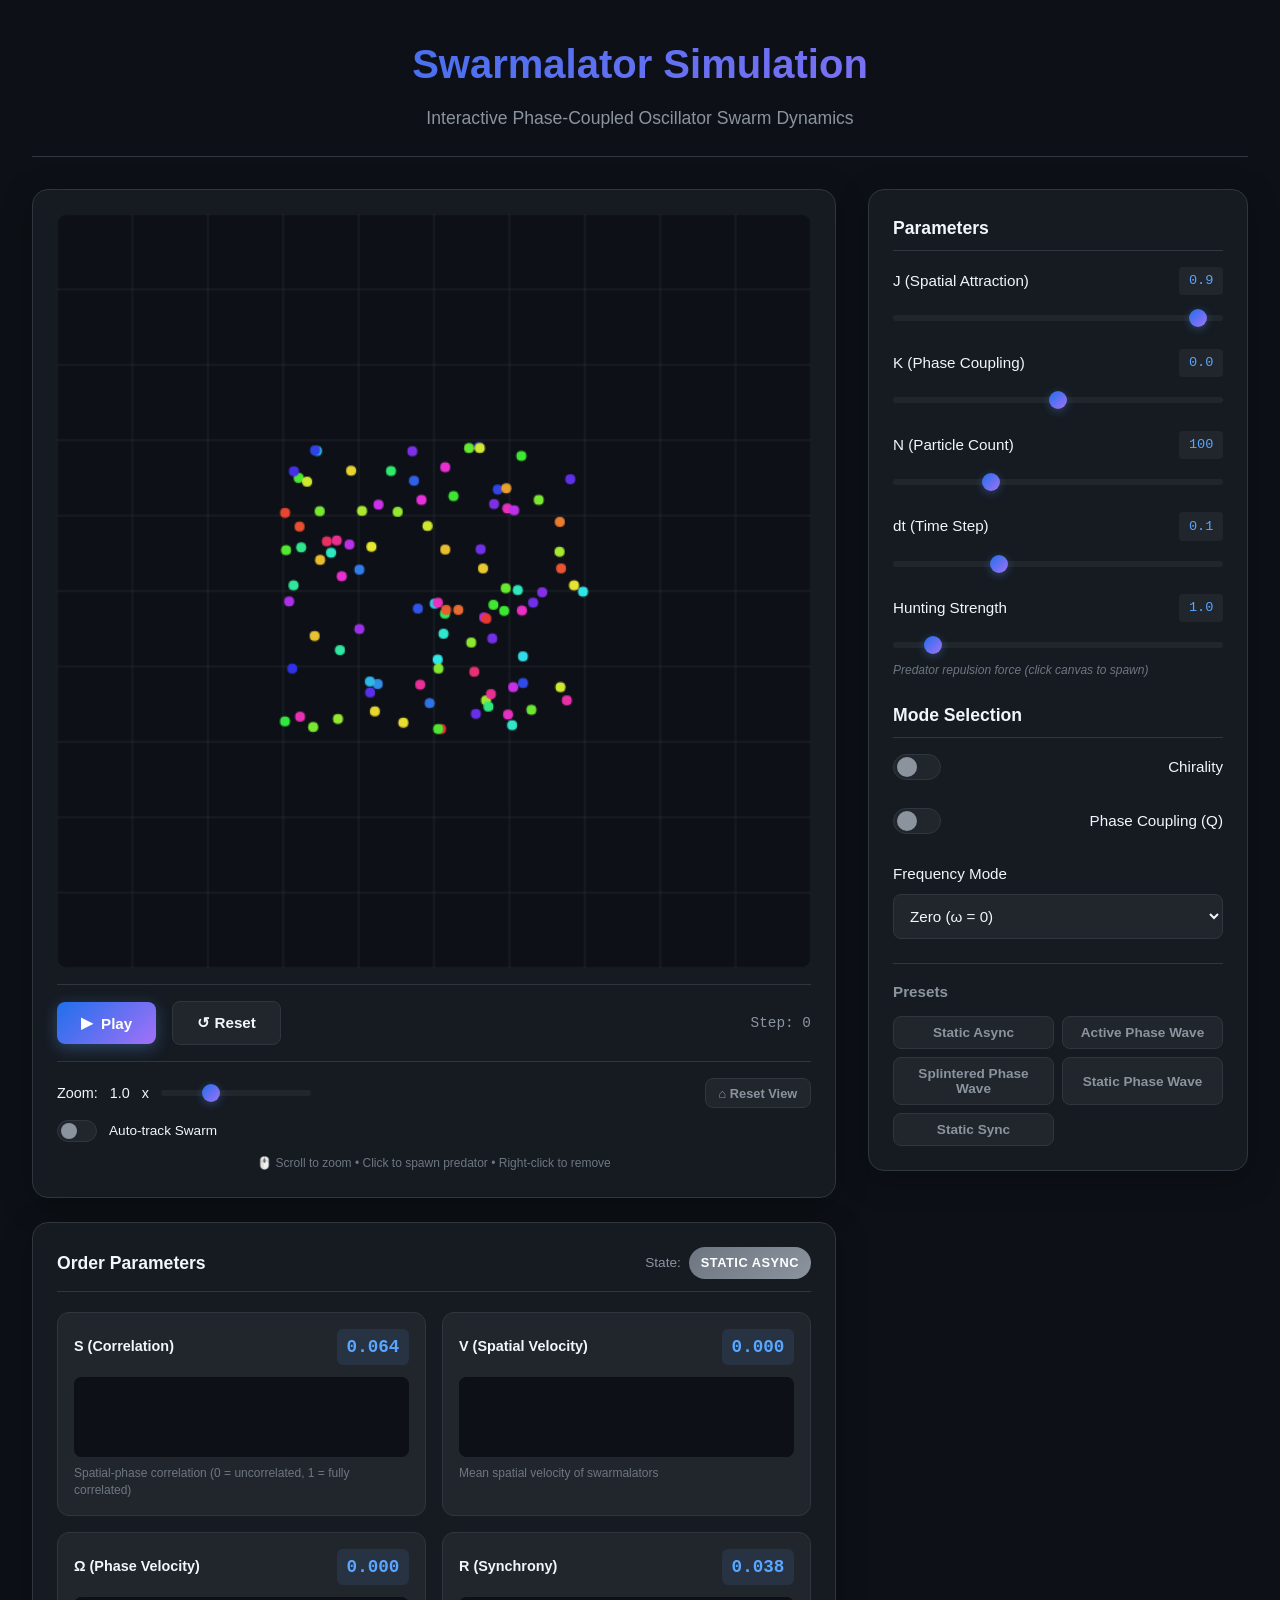
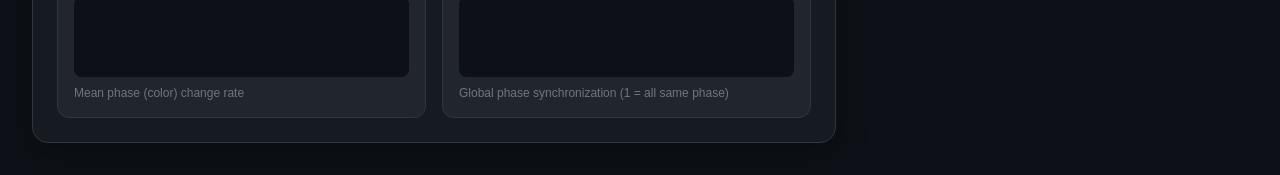
<file: demo/index.html>
<!DOCTYPE html>
<html lang="en">

<head>
    <meta charset="UTF-8">
    <meta name="viewport" content="width=device-width, initial-scale=1.0">
    <title>Swarmalator Interactive Demo</title>
    <link rel="stylesheet" href="style.css">
</head>

<body>
    <div class="container">
        <header>
            <h1>Swarmalator Simulation</h1>
            <p class="subtitle">Interactive Phase-Coupled Oscillator Swarm Dynamics</p>
        </header>

        <main>
            <div class="left-column">
                <div class="simulation-panel">
                    <canvas id="canvas" width="600" height="600"></canvas>
                    <div class="simulation-controls">
                        <button id="playPauseBtn" class="btn btn-primary">
                            <span id="playIcon">▶</span> Play
                        </button>
                        <button id="resetBtn" class="btn btn-secondary">↺ Reset</button>
                        <span class="step-counter">Step: <span id="stepCount">0</span></span>
                    </div>
                    <div class="camera-controls">
                        <div class="camera-row">
                            <label class="zoom-label">
                                Zoom: <span id="zoomValue">1.0</span>x
                                <input type="range" id="zoomSlider" min="0.1" max="3" step="0.1" value="1">
                            </label>
                            <button id="resetCameraBtn" class="btn btn-small">⌂ Reset View</button>
                        </div>
                        <div class="camera-row">
                            <label class="toggle toggle-small">
                                <input type="checkbox" id="autoTrackToggle">
                                <span class="toggle-slider"></span>
                                Auto-track Swarm
                            </label>
                        </div>
                        <p class="camera-hint">🖱️ Scroll to zoom • Click to spawn predator • Right-click to remove</p>
                    </div>
                </div>

                <!-- Order Parameters Panel -->
                <div class="order-parameters-panel">
                    <div class="panel-header">
                        <h2>Order Parameters</h2>
                        <div class="state-indicator">
                            <span class="state-label">State:</span>
                            <span id="stateValue" class="state-badge">Initializing...</span>
                        </div>
                    </div>

                    <div class="parameters-grid">
                        <div class="parameter-card">
                            <div class="parameter-header">
                                <span class="parameter-name">S (Correlation)</span>
                                <span class="parameter-value" id="sValue">0.00</span>
                            </div>
                            <canvas id="sPlot" width="280" height="80"></canvas>
                            <p class="parameter-desc">Spatial-phase correlation (0 = uncorrelated, 1 = fully correlated)
                            </p>
                        </div>

                        <div class="parameter-card">
                            <div class="parameter-header">
                                <span class="parameter-name">V (Spatial Velocity)</span>
                                <span class="parameter-value" id="vValue">0.00</span>
                            </div>
                            <canvas id="vPlot" width="280" height="80"></canvas>
                            <p class="parameter-desc">Mean spatial velocity of swarmalators</p>
                        </div>

                        <div class="parameter-card">
                            <div class="parameter-header">
                                <span class="parameter-name">Ω (Phase Velocity)</span>
                                <span class="parameter-value" id="omegaValue">0.00</span>
                            </div>
                            <canvas id="omegaPlot" width="280" height="80"></canvas>
                            <p class="parameter-desc">Mean phase (color) change rate</p>
                        </div>

                        <div class="parameter-card">
                            <div class="parameter-header">
                                <span class="parameter-name">R (Synchrony)</span>
                                <span class="parameter-value" id="rValue">0.00</span>
                            </div>
                            <canvas id="rPlot" width="280" height="80"></canvas>
                            <p class="parameter-desc">Global phase synchronization (1 = all same phase)</p>
                        </div>
                    </div>
                </div>
            </div>

            <div class="control-panel">
                <h2>Parameters</h2>

                <div class="control-group">
                    <label for="jSlider">
                        J (Spatial Attraction)
                        <span class="value-display" id="jValue">0.9</span>
                    </label>
                    <input type="range" id="jSlider" min="-1" max="1" step="0.05" value="0.9">
                </div>

                <div class="control-group">
                    <label for="kSlider">
                        K (Phase Coupling)
                        <span class="value-display" id="kValue">0.0</span>
                    </label>
                    <input type="range" id="kSlider" min="-1" max="1" step="0.05" value="0">
                </div>

                <div class="control-group">
                    <label for="nSlider">
                        N (Particle Count)
                        <span class="value-display" id="nValue">100</span>
                    </label>
                    <input type="range" id="nSlider" min="20" max="300" step="10" value="100">
                </div>

                <div class="control-group">
                    <label for="dtSlider">
                        dt (Time Step)
                        <span class="value-display" id="dtValue">0.1</span>
                    </label>
                    <input type="range" id="dtSlider" min="0.01" max="0.3" step="0.01" value="0.1">
                </div>

                <div class="control-group">
                    <label for="huntingStrengthSlider">
                        Hunting Strength
                        <span class="value-display" id="huntingStrengthValue">1.0</span>
                    </label>
                    <input type="range" id="huntingStrengthSlider" min="0" max="10" step="0.1" value="1.0">
                    <p class="slider-hint">Predator repulsion force (click canvas to spawn)</p>
                </div>

                <h2>Mode Selection</h2>

                <div class="control-group toggle-group">
                    <label class="toggle">
                        <input type="checkbox" id="chiralityToggle">
                        <span class="toggle-slider"></span>
                        Chirality
                    </label>
                </div>

                <div class="control-group toggle-group">
                    <label class="toggle">
                        <input type="checkbox" id="phaseCouplingToggle">
                        <span class="toggle-slider"></span>
                        Phase Coupling (Q)
                    </label>
                </div>

                <div class="control-group">
                    <label for="freqModeSelect">Frequency Mode</label>
                    <select id="freqModeSelect">
                        <option value="zero" selected>Zero (ω = 0)</option>
                        <option value="uniform">Uniform (ω = 1)</option>
                        <option value="bimodal">Bimodal (ω = ±1)</option>
                        <option value="random">Random (ω ∈ [-1, 1])</option>
                    </select>
                </div>

                <div class="presets">
                    <h3>Presets</h3>
                    <div class="preset-buttons">
                        <button class="btn btn-preset" data-preset="static-async">Static Async</button>
                        <button class="btn btn-preset" data-preset="active-phase-wave">Active Phase Wave</button>
                        <button class="btn btn-preset" data-preset="splintered-phase-wave">Splintered Phase
                            Wave</button>
                        <button class="btn btn-preset" data-preset="static-phase-wave">Static Phase Wave</button>
                        <button class="btn btn-preset" data-preset="static-sync">Static Sync</button>
                    </div>
                </div>
            </div>
        </main>
    </div>

    <script src="simulation.js?v=2"></script>
</body>

</html>
</file>
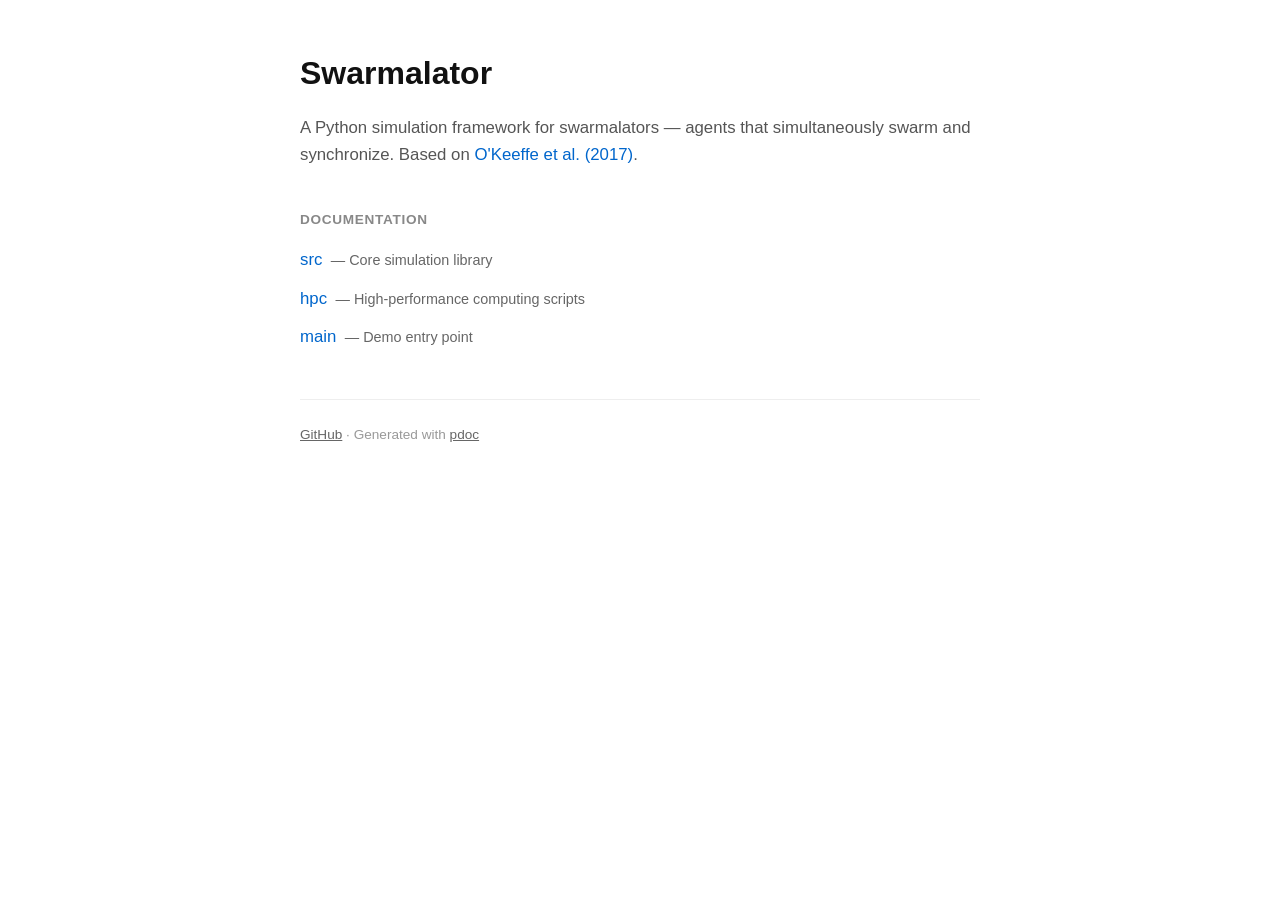
<file: docs/index.html>
<!doctype html>
<html lang="en">

<head>
    <meta charset="utf-8">
    <meta name="viewport" content="width=device-width, initial-scale=1">
    <title>Swarmalator — API Documentation</title>
    <style>
        * {
            box-sizing: border-box;
            margin: 0;
            padding: 0;
        }

        body {
            font-family: -apple-system, BlinkMacSystemFont, 'Segoe UI', Roboto, 'Helvetica Neue', sans-serif;
            background: #fff;
            color: #333;
            line-height: 1.6;
            padding: 3rem 1.5rem;
        }

        .container {
            max-width: 680px;
            margin: 0 auto;
        }

        h1 {
            font-size: 2rem;
            font-weight: 600;
            margin-bottom: 1rem;
            color: #111;
        }

        .intro {
            color: #555;
            margin-bottom: 2.5rem;
            font-size: 1.05rem;
        }

        .intro a {
            color: #0066cc;
            text-decoration: none;
        }

        .intro a:hover {
            text-decoration: underline;
        }

        h2 {
            font-size: 0.85rem;
            font-weight: 600;
            text-transform: uppercase;
            letter-spacing: 0.05em;
            color: #888;
            margin-bottom: 1rem;
        }

        nav ul {
            list-style: none;
        }

        nav li {
            margin-bottom: 0.75rem;
        }

        nav a {
            color: #0066cc;
            text-decoration: none;
            font-size: 1.05rem;
        }

        nav a:hover {
            text-decoration: underline;
        }

        nav .desc {
            color: #666;
            font-size: 0.9rem;
            margin-left: 0.25rem;
        }

        footer {
            margin-top: 3rem;
            padding-top: 1.5rem;
            border-top: 1px solid #eee;
            color: #999;
            font-size: 0.85rem;
        }

        footer a {
            color: #666;
        }
    </style>
</head>

<body>
    <div class="container">
        <h1>Swarmalator</h1>
        <p class="intro">
            A Python simulation framework for swarmalators — agents that simultaneously swarm and synchronize.
            Based on <a href="https://www.nature.com/articles/s41467-017-01190-3" target="_blank">O'Keeffe et al.
                (2017)</a>.
        </p>

        <h2>Documentation</h2>
        <nav>
            <ul>
                <li>
                    <a href="./src.html">src</a>
                    <span class="desc">— Core simulation library</span>
                </li>
                <li>
                    <a href="./hpc.html">hpc</a>
                    <span class="desc">— High-performance computing scripts</span>
                </li>
                <li>
                    <a href="./main.html">main</a>
                    <span class="desc">— Demo entry point</span>
                </li>
            </ul>
        </nav>

        <footer>
            <a href="https://github.com/leometasch/Swarmalator" target="_blank">GitHub</a> ·
            Generated with <a href="https://pdoc.dev/" target="_blank">pdoc</a>
        </footer>
    </div>
</body>

</html>
</file>
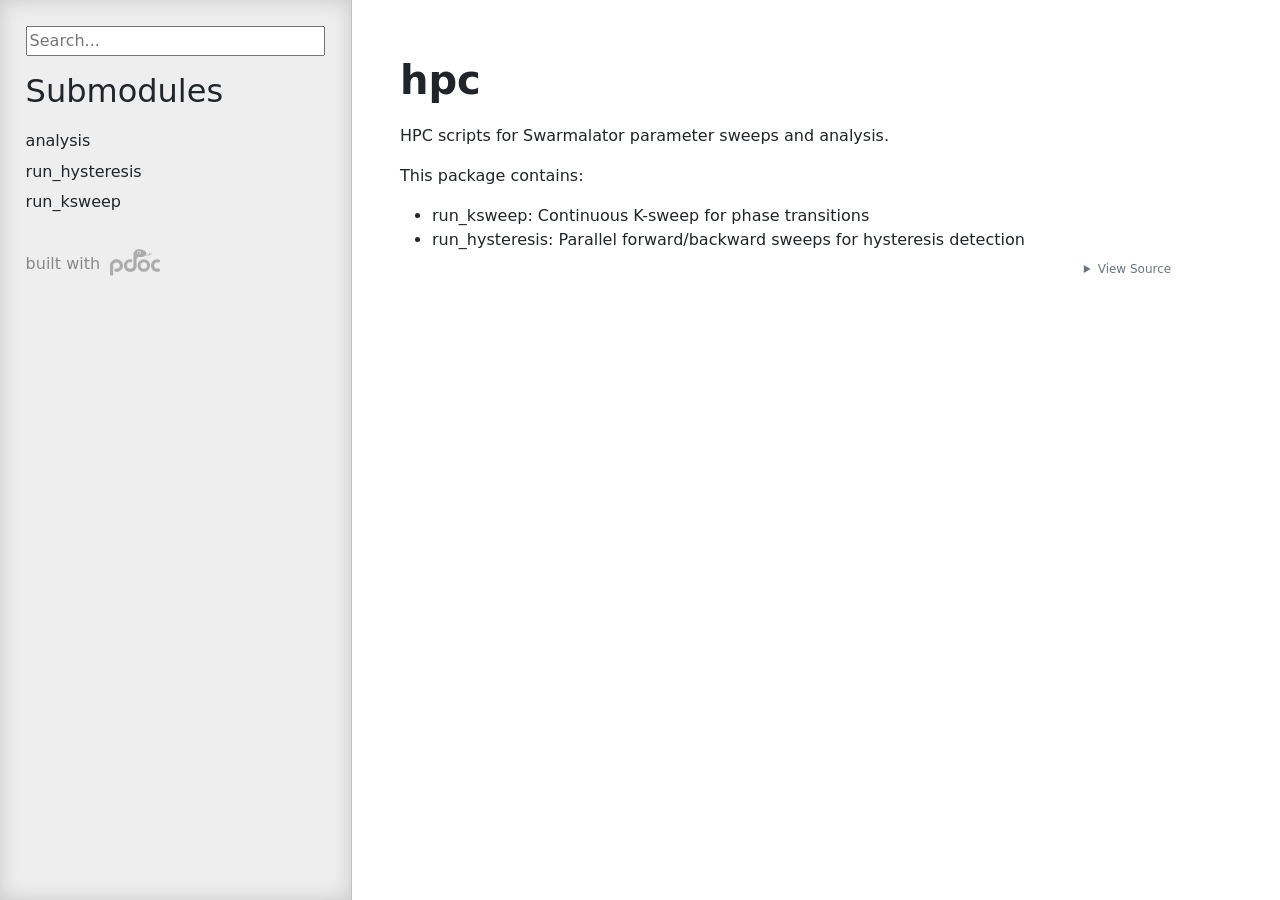
<file: docs/hpc.html>
<!doctype html>
<html lang="en">
<head>
    <meta charset="utf-8">
    <meta name="viewport" content="width=device-width, initial-scale=1">
    <meta name="generator" content="pdoc 16.0.0"/>
    <title>hpc API documentation</title>

    <style>/*! * Bootstrap Reboot v5.0.0 (https://getbootstrap.com/) * Copyright 2011-2021 The Bootstrap Authors * Copyright 2011-2021 Twitter, Inc. * Licensed under MIT (https://github.com/twbs/bootstrap/blob/main/LICENSE) * Forked from Normalize.css, licensed MIT (https://github.com/necolas/normalize.css/blob/master/LICENSE.md) */*,::after,::before{box-sizing:border-box}@media (prefers-reduced-motion:no-preference){:root{scroll-behavior:smooth}}body{margin:0;font-family:system-ui,-apple-system,"Segoe UI",Roboto,"Helvetica Neue",Arial,"Noto Sans","Liberation Sans",sans-serif,"Apple Color Emoji","Segoe UI Emoji","Segoe UI Symbol","Noto Color Emoji";font-size:1rem;font-weight:400;line-height:1.5;color:#212529;background-color:#fff;-webkit-text-size-adjust:100%;-webkit-tap-highlight-color:transparent}hr{margin:1rem 0;color:inherit;background-color:currentColor;border:0;opacity:.25}hr:not([size]){height:1px}h1,h2,h3,h4,h5,h6{margin-top:0;margin-bottom:.5rem;font-weight:500;line-height:1.2}h1{font-size:calc(1.375rem + 1.5vw)}@media (min-width:1200px){h1{font-size:2.5rem}}h2{font-size:calc(1.325rem + .9vw)}@media (min-width:1200px){h2{font-size:2rem}}h3{font-size:calc(1.3rem + .6vw)}@media (min-width:1200px){h3{font-size:1.75rem}}h4{font-size:calc(1.275rem + .3vw)}@media (min-width:1200px){h4{font-size:1.5rem}}h5{font-size:1.25rem}h6{font-size:1rem}p{margin-top:0;margin-bottom:1rem}abbr[data-bs-original-title],abbr[title]{-webkit-text-decoration:underline dotted;text-decoration:underline dotted;cursor:help;-webkit-text-decoration-skip-ink:none;text-decoration-skip-ink:none}address{margin-bottom:1rem;font-style:normal;line-height:inherit}ol,ul{padding-left:2rem}dl,ol,ul{margin-top:0;margin-bottom:1rem}ol ol,ol ul,ul ol,ul ul{margin-bottom:0}dt{font-weight:700}dd{margin-bottom:.5rem;margin-left:0}blockquote{margin:0 0 1rem}b,strong{font-weight:bolder}small{font-size:.875em}mark{padding:.2em;background-color:#fcf8e3}sub,sup{position:relative;font-size:.75em;line-height:0;vertical-align:baseline}sub{bottom:-.25em}sup{top:-.5em}a{color:#0d6efd;text-decoration:underline}a:hover{color:#0a58ca}a:not([href]):not([class]),a:not([href]):not([class]):hover{color:inherit;text-decoration:none}code,kbd,pre,samp{font-family:SFMono-Regular,Menlo,Monaco,Consolas,"Liberation Mono","Courier New",monospace;font-size:1em;direction:ltr;unicode-bidi:bidi-override}pre{display:block;margin-top:0;margin-bottom:1rem;overflow:auto;font-size:.875em}pre code{font-size:inherit;color:inherit;word-break:normal}code{font-size:.875em;color:#d63384;word-wrap:break-word}a>code{color:inherit}kbd{padding:.2rem .4rem;font-size:.875em;color:#fff;background-color:#212529;border-radius:.2rem}kbd kbd{padding:0;font-size:1em;font-weight:700}figure{margin:0 0 1rem}img,svg{vertical-align:middle}table{caption-side:bottom;border-collapse:collapse}caption{padding-top:.5rem;padding-bottom:.5rem;color:#6c757d;text-align:left}th{text-align:inherit;text-align:-webkit-match-parent}tbody,td,tfoot,th,thead,tr{border-color:inherit;border-style:solid;border-width:0}label{display:inline-block}button{border-radius:0}button:focus:not(:focus-visible){outline:0}button,input,optgroup,select,textarea{margin:0;font-family:inherit;font-size:inherit;line-height:inherit}button,select{text-transform:none}[role=button]{cursor:pointer}select{word-wrap:normal}select:disabled{opacity:1}[list]::-webkit-calendar-picker-indicator{display:none}[type=button],[type=reset],[type=submit],button{-webkit-appearance:button}[type=button]:not(:disabled),[type=reset]:not(:disabled),[type=submit]:not(:disabled),button:not(:disabled){cursor:pointer}::-moz-focus-inner{padding:0;border-style:none}textarea{resize:vertical}fieldset{min-width:0;padding:0;margin:0;border:0}legend{float:left;width:100%;padding:0;margin-bottom:.5rem;font-size:calc(1.275rem + .3vw);line-height:inherit}@media (min-width:1200px){legend{font-size:1.5rem}}legend+*{clear:left}::-webkit-datetime-edit-day-field,::-webkit-datetime-edit-fields-wrapper,::-webkit-datetime-edit-hour-field,::-webkit-datetime-edit-minute,::-webkit-datetime-edit-month-field,::-webkit-datetime-edit-text,::-webkit-datetime-edit-year-field{padding:0}::-webkit-inner-spin-button{height:auto}[type=search]{outline-offset:-2px;-webkit-appearance:textfield}::-webkit-search-decoration{-webkit-appearance:none}::-webkit-color-swatch-wrapper{padding:0}::file-selector-button{font:inherit}::-webkit-file-upload-button{font:inherit;-webkit-appearance:button}output{display:inline-block}iframe{border:0}summary{display:list-item;cursor:pointer}progress{vertical-align:baseline}[hidden]{display:none!important}</style>
    <style>/*! syntax-highlighting.css */pre{line-height:125%;}span.linenos{color:inherit; background-color:transparent; padding-left:5px; padding-right:20px;}.pdoc-code .hll{background-color:#ffffcc}.pdoc-code{background:#f8f8f8;}.pdoc-code .c{color:#3D7B7B; font-style:italic}.pdoc-code .err{border:1px solid #FF0000}.pdoc-code .k{color:#008000; font-weight:bold}.pdoc-code .o{color:#666666}.pdoc-code .ch{color:#3D7B7B; font-style:italic}.pdoc-code .cm{color:#3D7B7B; font-style:italic}.pdoc-code .cp{color:#9C6500}.pdoc-code .cpf{color:#3D7B7B; font-style:italic}.pdoc-code .c1{color:#3D7B7B; font-style:italic}.pdoc-code .cs{color:#3D7B7B; font-style:italic}.pdoc-code .gd{color:#A00000}.pdoc-code .ge{font-style:italic}.pdoc-code .gr{color:#E40000}.pdoc-code .gh{color:#000080; font-weight:bold}.pdoc-code .gi{color:#008400}.pdoc-code .go{color:#717171}.pdoc-code .gp{color:#000080; font-weight:bold}.pdoc-code .gs{font-weight:bold}.pdoc-code .gu{color:#800080; font-weight:bold}.pdoc-code .gt{color:#0044DD}.pdoc-code .kc{color:#008000; font-weight:bold}.pdoc-code .kd{color:#008000; font-weight:bold}.pdoc-code .kn{color:#008000; font-weight:bold}.pdoc-code .kp{color:#008000}.pdoc-code .kr{color:#008000; font-weight:bold}.pdoc-code .kt{color:#B00040}.pdoc-code .m{color:#666666}.pdoc-code .s{color:#BA2121}.pdoc-code .na{color:#687822}.pdoc-code .nb{color:#008000}.pdoc-code .nc{color:#0000FF; font-weight:bold}.pdoc-code .no{color:#880000}.pdoc-code .nd{color:#AA22FF}.pdoc-code .ni{color:#717171; font-weight:bold}.pdoc-code .ne{color:#CB3F38; font-weight:bold}.pdoc-code .nf{color:#0000FF}.pdoc-code .nl{color:#767600}.pdoc-code .nn{color:#0000FF; font-weight:bold}.pdoc-code .nt{color:#008000; font-weight:bold}.pdoc-code .nv{color:#19177C}.pdoc-code .ow{color:#AA22FF; font-weight:bold}.pdoc-code .w{color:#bbbbbb}.pdoc-code .mb{color:#666666}.pdoc-code .mf{color:#666666}.pdoc-code .mh{color:#666666}.pdoc-code .mi{color:#666666}.pdoc-code .mo{color:#666666}.pdoc-code .sa{color:#BA2121}.pdoc-code .sb{color:#BA2121}.pdoc-code .sc{color:#BA2121}.pdoc-code .dl{color:#BA2121}.pdoc-code .sd{color:#BA2121; font-style:italic}.pdoc-code .s2{color:#BA2121}.pdoc-code .se{color:#AA5D1F; font-weight:bold}.pdoc-code .sh{color:#BA2121}.pdoc-code .si{color:#A45A77; font-weight:bold}.pdoc-code .sx{color:#008000}.pdoc-code .sr{color:#A45A77}.pdoc-code .s1{color:#BA2121}.pdoc-code .ss{color:#19177C}.pdoc-code .bp{color:#008000}.pdoc-code .fm{color:#0000FF}.pdoc-code .vc{color:#19177C}.pdoc-code .vg{color:#19177C}.pdoc-code .vi{color:#19177C}.pdoc-code .vm{color:#19177C}.pdoc-code .il{color:#666666}</style>
    <style>/*! theme.css */:root{--pdoc-background:#fff;}.pdoc{--text:#212529;--muted:#6c757d;--link:#3660a5;--link-hover:#1659c5;--code:#f8f8f8;--active:#fff598;--accent:#eee;--accent2:#c1c1c1;--nav-hover:rgba(255, 255, 255, 0.5);--name:#0066BB;--def:#008800;--annotation:#007020;}</style>
    <style>/*! layout.css */html, body{width:100%;height:100%;}html, main{scroll-behavior:smooth;}body{background-color:var(--pdoc-background);}@media (max-width:769px){#navtoggle{cursor:pointer;position:absolute;width:50px;height:40px;top:1rem;right:1rem;border-color:var(--text);color:var(--text);display:flex;opacity:0.8;z-index:999;}#navtoggle:hover{opacity:1;}#togglestate + div{display:none;}#togglestate:checked + div{display:inherit;}main, header{padding:2rem 3vw;}header + main{margin-top:-3rem;}.git-button{display:none !important;}nav input[type="search"]{max-width:77%;}nav input[type="search"]:first-child{margin-top:-6px;}nav input[type="search"]:valid ~ *{display:none !important;}}@media (min-width:770px){:root{--sidebar-width:clamp(12.5rem, 28vw, 22rem);}nav{position:fixed;overflow:auto;height:100vh;width:var(--sidebar-width);}main, header{padding:3rem 2rem 3rem calc(var(--sidebar-width) + 3rem);width:calc(54rem + var(--sidebar-width));max-width:100%;}header + main{margin-top:-4rem;}#navtoggle{display:none;}}#togglestate{position:absolute;height:0;opacity:0;}nav.pdoc{--pad:clamp(0.5rem, 2vw, 1.75rem);--indent:1.5rem;background-color:var(--accent);border-right:1px solid var(--accent2);box-shadow:0 0 20px rgba(50, 50, 50, .2) inset;padding:0 0 0 var(--pad);overflow-wrap:anywhere;scrollbar-width:thin; scrollbar-color:var(--accent2) transparent; z-index:1}nav.pdoc::-webkit-scrollbar{width:.4rem; }nav.pdoc::-webkit-scrollbar-thumb{background-color:var(--accent2); }nav.pdoc > div{padding:var(--pad) 0;}nav.pdoc .module-list-button{display:inline-flex;align-items:center;color:var(--text);border-color:var(--muted);margin-bottom:1rem;}nav.pdoc .module-list-button:hover{border-color:var(--text);}nav.pdoc input[type=search]{display:block;outline-offset:0;width:calc(100% - var(--pad));}nav.pdoc .logo{max-width:calc(100% - var(--pad));max-height:35vh;display:block;margin:0 auto 1rem;transform:translate(calc(-.5 * var(--pad)), 0);}nav.pdoc ul{list-style:none;padding-left:0;}nav.pdoc > div > ul{margin-left:calc(0px - var(--pad));}nav.pdoc li a{padding:.2rem 0 .2rem calc(var(--pad) + var(--indent));}nav.pdoc > div > ul > li > a{padding-left:var(--pad);}nav.pdoc li{transition:all 100ms;}nav.pdoc li:hover{background-color:var(--nav-hover);}nav.pdoc a, nav.pdoc a:hover{color:var(--text);}nav.pdoc a{display:block;}nav.pdoc > h2:first-of-type{margin-top:1.5rem;}nav.pdoc .class:before{content:"class ";color:var(--muted);}nav.pdoc .function:after{content:"()";color:var(--muted);}nav.pdoc footer:before{content:"";display:block;width:calc(100% - var(--pad));border-top:solid var(--accent2) 1px;margin-top:1.5rem;padding-top:.5rem;}nav.pdoc footer{font-size:small;}</style>
    <style>/*! content.css */.pdoc{color:var(--text);box-sizing:border-box;line-height:1.5;background:none;}.pdoc .pdoc-button{cursor:pointer;display:inline-block;border:solid black 1px;border-radius:2px;font-size:.75rem;padding:calc(0.5em - 1px) 1em;transition:100ms all;}.pdoc .alert{padding:1rem 1rem 1rem calc(1.5rem + 24px);border:1px solid transparent;border-radius:.25rem;background-repeat:no-repeat;background-position:.75rem center;margin-bottom:1rem;}.pdoc .alert > em{display:none;}.pdoc .alert > *:last-child{margin-bottom:0;}.pdoc .alert.note{color:#084298;background-color:#cfe2ff;border-color:#b6d4fe;background-image:url("data:image/svg+xml,%3Csvg%20xmlns%3D%22http%3A//www.w3.org/2000/svg%22%20width%3D%2224%22%20height%3D%2224%22%20fill%3D%22%23084298%22%20viewBox%3D%220%200%2016%2016%22%3E%3Cpath%20d%3D%22M8%2016A8%208%200%201%200%208%200a8%208%200%200%200%200%2016zm.93-9.412-1%204.705c-.07.34.029.533.304.533.194%200%20.487-.07.686-.246l-.088.416c-.287.346-.92.598-1.465.598-.703%200-1.002-.422-.808-1.319l.738-3.468c.064-.293.006-.399-.287-.47l-.451-.081.082-.381%202.29-.287zM8%205.5a1%201%200%201%201%200-2%201%201%200%200%201%200%202z%22/%3E%3C/svg%3E");}.pdoc .alert.tip{color:#0a3622;background-color:#d1e7dd;border-color:#a3cfbb;background-image:url("data:image/svg+xml,%3Csvg%20xmlns%3D%22http%3A//www.w3.org/2000/svg%22%20width%3D%2224%22%20height%3D%2224%22%20fill%3D%22%230a3622%22%20viewBox%3D%220%200%2016%2016%22%3E%3Cpath%20d%3D%22M2%206a6%206%200%201%201%2010.174%204.31c-.203.196-.359.4-.453.619l-.762%201.769A.5.5%200%200%201%2010.5%2013a.5.5%200%200%201%200%201%20.5.5%200%200%201%200%201l-.224.447a1%201%200%200%201-.894.553H6.618a1%201%200%200%201-.894-.553L5.5%2015a.5.5%200%200%201%200-1%20.5.5%200%200%201%200-1%20.5.5%200%200%201-.46-.302l-.761-1.77a2%202%200%200%200-.453-.618A5.98%205.98%200%200%201%202%206m6-5a5%205%200%200%200-3.479%208.592c.263.254.514.564.676.941L5.83%2012h4.342l.632-1.467c.162-.377.413-.687.676-.941A5%205%200%200%200%208%201%22/%3E%3C/svg%3E");}.pdoc .alert.important{color:#055160;background-color:#cff4fc;border-color:#9eeaf9;background-image:url("data:image/svg+xml,%3Csvg%20xmlns%3D%22http%3A//www.w3.org/2000/svg%22%20width%3D%2224%22%20height%3D%2224%22%20fill%3D%22%23055160%22%20viewBox%3D%220%200%2016%2016%22%3E%3Cpath%20d%3D%22M2%200a2%202%200%200%200-2%202v12a2%202%200%200%200%202%202h12a2%202%200%200%200%202-2V2a2%202%200%200%200-2-2zm6%204c.535%200%20.954.462.9.995l-.35%203.507a.552.552%200%200%201-1.1%200L7.1%204.995A.905.905%200%200%201%208%204m.002%206a1%201%200%201%201%200%202%201%201%200%200%201%200-2%22/%3E%3C/svg%3E");}.pdoc .alert.warning{color:#664d03;background-color:#fff3cd;border-color:#ffecb5;background-image:url("data:image/svg+xml,%3Csvg%20xmlns%3D%22http%3A//www.w3.org/2000/svg%22%20width%3D%2224%22%20height%3D%2224%22%20fill%3D%22%23664d03%22%20viewBox%3D%220%200%2016%2016%22%3E%3Cpath%20d%3D%22M8.982%201.566a1.13%201.13%200%200%200-1.96%200L.165%2013.233c-.457.778.091%201.767.98%201.767h13.713c.889%200%201.438-.99.98-1.767L8.982%201.566zM8%205c.535%200%20.954.462.9.995l-.35%203.507a.552.552%200%200%201-1.1%200L7.1%205.995A.905.905%200%200%201%208%205zm.002%206a1%201%200%201%201%200%202%201%201%200%200%201%200-2z%22/%3E%3C/svg%3E");}.pdoc .alert.caution{color:#842029;background-color:#f8d7da;border-color:#f5c2c7;background-image:url("data:image/svg+xml,%3Csvg%20xmlns%3D%22http%3A//www.w3.org/2000/svg%22%20width%3D%2224%22%20height%3D%2224%22%20fill%3D%22%23842029%22%20viewBox%3D%220%200%2016%2016%22%3E%3Cpath%20d%3D%22M11.46.146A.5.5%200%200%200%2011.107%200H4.893a.5.5%200%200%200-.353.146L.146%204.54A.5.5%200%200%200%200%204.893v6.214a.5.5%200%200%200%20.146.353l4.394%204.394a.5.5%200%200%200%20.353.146h6.214a.5.5%200%200%200%20.353-.146l4.394-4.394a.5.5%200%200%200%20.146-.353V4.893a.5.5%200%200%200-.146-.353zM8%204c.535%200%20.954.462.9.995l-.35%203.507a.552.552%200%200%201-1.1%200L7.1%204.995A.905.905%200%200%201%208%204m.002%206a1%201%200%201%201%200%202%201%201%200%200%201%200-2%22/%3E%3C/svg%3E");}.pdoc .alert.danger{color:#842029;background-color:#f8d7da;border-color:#f5c2c7;background-image:url("data:image/svg+xml,%3Csvg%20xmlns%3D%22http%3A//www.w3.org/2000/svg%22%20width%3D%2224%22%20height%3D%2224%22%20fill%3D%22%23842029%22%20viewBox%3D%220%200%2016%2016%22%3E%3Cpath%20d%3D%22M5.52.359A.5.5%200%200%201%206%200h4a.5.5%200%200%201%20.474.658L8.694%206H12.5a.5.5%200%200%201%20.395.807l-7%209a.5.5%200%200%201-.873-.454L6.823%209.5H3.5a.5.5%200%200%201-.48-.641l2.5-8.5z%22/%3E%3C/svg%3E");}.pdoc .visually-hidden{position:absolute !important;width:1px !important;height:1px !important;padding:0 !important;margin:-1px !important;overflow:hidden !important;clip:rect(0, 0, 0, 0) !important;white-space:nowrap !important;border:0 !important;}.pdoc h1, .pdoc h2, .pdoc h3{font-weight:300;margin:.3em 0;padding:.2em 0;}.pdoc > section:not(.module-info) h1{font-size:1.5rem;font-weight:500;}.pdoc > section:not(.module-info) h2{font-size:1.4rem;font-weight:500;}.pdoc > section:not(.module-info) h3{font-size:1.3rem;font-weight:500;}.pdoc > section:not(.module-info) h4{font-size:1.2rem;}.pdoc > section:not(.module-info) h5{font-size:1.1rem;}.pdoc a{text-decoration:none;color:var(--link);}.pdoc a:hover{color:var(--link-hover);}.pdoc blockquote{margin-left:2rem;}.pdoc pre{border-top:1px solid var(--accent2);border-bottom:1px solid var(--accent2);margin-top:0;margin-bottom:1em;padding:.5rem 0 .5rem .5rem;overflow-x:auto;background-color:var(--code);}.pdoc code{color:var(--text);padding:.2em .4em;margin:0;font-size:85%;background-color:var(--accent);border-radius:6px;}.pdoc a > code{color:inherit;}.pdoc pre > code{display:inline-block;font-size:inherit;background:none;border:none;padding:0;}.pdoc > section:not(.module-info){margin-bottom:1.5rem;}.pdoc .modulename{margin-top:0;font-weight:bold;}.pdoc .modulename a{color:var(--link);transition:100ms all;}.pdoc .git-button{float:right;border:solid var(--link) 1px;}.pdoc .git-button:hover{background-color:var(--link);color:var(--pdoc-background);}.view-source-toggle-state,.view-source-toggle-state ~ .pdoc-code{display:none;}.view-source-toggle-state:checked ~ .pdoc-code{display:block;}.view-source-button{display:inline-block;float:right;font-size:.75rem;line-height:1.5rem;color:var(--muted);padding:0 .4rem 0 1.3rem;cursor:pointer;text-indent:-2px;}.view-source-button > span{visibility:hidden;}.module-info .view-source-button{float:none;display:flex;justify-content:flex-end;margin:-1.2rem .4rem -.2rem 0;}.view-source-button::before{position:absolute;content:"View Source";display:list-item;list-style-type:disclosure-closed;}.view-source-toggle-state:checked ~ .attr .view-source-button::before,.view-source-toggle-state:checked ~ .view-source-button::before{list-style-type:disclosure-open;}.pdoc .docstring{margin-bottom:1.5rem;}.pdoc section:not(.module-info) .docstring{margin-left:clamp(0rem, 5vw - 2rem, 1rem);}.pdoc .docstring .pdoc-code{margin-left:1em;margin-right:1em;}.pdoc h1:target,.pdoc h2:target,.pdoc h3:target,.pdoc h4:target,.pdoc h5:target,.pdoc h6:target,.pdoc .pdoc-code > pre > span:target{background-color:var(--active);box-shadow:-1rem 0 0 0 var(--active);}.pdoc .pdoc-code > pre > span:target{display:block;}.pdoc div:target > .attr,.pdoc section:target > .attr,.pdoc dd:target > a{background-color:var(--active);}.pdoc *{scroll-margin:2rem;}.pdoc .pdoc-code .linenos{user-select:none;}.pdoc .attr:hover{filter:contrast(0.95);}.pdoc section, .pdoc .classattr{position:relative;}.pdoc .headerlink{--width:clamp(1rem, 3vw, 2rem);position:absolute;top:0;left:calc(0rem - var(--width));transition:all 100ms ease-in-out;opacity:0;}.pdoc .headerlink::before{content:"#";display:block;text-align:center;width:var(--width);height:2.3rem;line-height:2.3rem;font-size:1.5rem;}.pdoc .attr:hover ~ .headerlink,.pdoc *:target > .headerlink,.pdoc .headerlink:hover{opacity:1;}.pdoc .attr{display:block;margin:.5rem 0 .5rem;padding:.4rem .4rem .4rem 1rem;background-color:var(--accent);overflow-x:auto;}.pdoc .classattr{margin-left:2rem;}.pdoc .decorator-deprecated{color:#842029;}.pdoc .decorator-deprecated ~ span{filter:grayscale(1) opacity(0.8);}.pdoc .name{color:var(--name);font-weight:bold;}.pdoc .def{color:var(--def);font-weight:bold;}.pdoc .signature{background-color:transparent;}.pdoc .param, .pdoc .return-annotation{white-space:pre;}.pdoc .signature.multiline .param{display:block;}.pdoc .signature.condensed .param{display:inline-block;}.pdoc .annotation{color:var(--annotation);}.pdoc .view-value-toggle-state,.pdoc .view-value-toggle-state ~ .default_value{display:none;}.pdoc .view-value-toggle-state:checked ~ .default_value{display:inherit;}.pdoc .view-value-button{font-size:.5rem;vertical-align:middle;border-style:dashed;margin-top:-0.1rem;}.pdoc .view-value-button:hover{background:white;}.pdoc .view-value-button::before{content:"show";text-align:center;width:2.2em;display:inline-block;}.pdoc .view-value-toggle-state:checked ~ .view-value-button::before{content:"hide";}.pdoc .inherited{margin-left:2rem;}.pdoc .inherited dt{font-weight:700;}.pdoc .inherited dt, .pdoc .inherited dd{display:inline;margin-left:0;margin-bottom:.5rem;}.pdoc .inherited dd:not(:last-child):after{content:", ";}.pdoc .inherited .class:before{content:"class ";}.pdoc .inherited .function a:after{content:"()";}.pdoc .search-result .docstring{overflow:auto;max-height:25vh;}.pdoc .search-result.focused > .attr{background-color:var(--active);}.pdoc .attribution{margin-top:2rem;display:block;opacity:0.5;transition:all 200ms;filter:grayscale(100%);}.pdoc .attribution:hover{opacity:1;filter:grayscale(0%);}.pdoc .attribution img{margin-left:5px;height:27px;vertical-align:bottom;width:50px;transition:all 200ms;}.pdoc table{display:block;width:max-content;max-width:100%;overflow:auto;margin-bottom:1rem;}.pdoc table th{font-weight:600;}.pdoc table th, .pdoc table td{padding:6px 13px;border:1px solid var(--accent2);}</style>
    <style>/*! custom.css */</style></head>
<body>
    <nav class="pdoc">
        <label id="navtoggle" for="togglestate" class="pdoc-button"><svg xmlns='http://www.w3.org/2000/svg' viewBox='0 0 30 30'><path stroke-linecap='round' stroke="currentColor" stroke-miterlimit='10' stroke-width='2' d='M4 7h22M4 15h22M4 23h22'/></svg></label>
        <input id="togglestate" type="checkbox" aria-hidden="true" tabindex="-1">
        <div>

            <input type="search" placeholder="Search..." role="searchbox" aria-label="search"
                   pattern=".+" required>


            <h2>Submodules</h2>
            <ul>
                    <li><a href="hpc/analysis.html">analysis</a></li>
                    <li><a href="hpc/run_hysteresis.html">run_hysteresis</a></li>
                    <li><a href="hpc/run_ksweep.html">run_ksweep</a></li>
            </ul>



        <a class="attribution" title="pdoc: Python API documentation generator" href="https://pdoc.dev" target="_blank">
            built with <span class="visually-hidden">pdoc</span><img
                alt="pdoc logo"
                src="data:image/svg+xml,%3Csvg%20xmlns%3D%22http%3A//www.w3.org/2000/svg%22%20role%3D%22img%22%20aria-label%3D%22pdoc%20logo%22%20width%3D%22300%22%20height%3D%22160%22%20viewBox%3D%220%200%20150%2080%22%3E%3Ctitle%3Epdoc%3C/title%3E%3Cpath%20d%3D%22M132.316%2048.886c.276-4.679%202.342-6.698%204.409-7.982s4.27-1.165%206.751-1.055c1.586.07%203.044.156%204.222-.482%201.142-.619%202.026-1.932%202.162-3.739.268-3.576-1.929-5.368-5.006-5.551s-7.599.524-10.517%201.606c-4.455%201.652-8.588%206.606-9.552%208.992s-2.342%206.193-1.745%2010.873%202.664%209.221%205.878%2011.79%205.878%203.808%2010.103%204.312%203.444.229%206.062.229%205.006-2.202%204.914-4.909-2.296-5.001-4.501-4.863-3.077.505-5.281.229-7.715-2.064-7.899-9.451z%22%20fill%3D%22%23198754%22/%3E%3Ccircle%20cx%3D%22101.504%22%20cy%3D%2248.943%22%20r%3D%2214.208%22%20fill%3D%22none%22%20stroke%3D%22%23198754%22%20stroke-width%3D%229.354%22/%3E%3Cpath%20d%3D%22M87.81.002c-3.637.065-5.001.454-7.014%201.232s-3.443%201.363-6.3%204.282c-1.723%201.76-3.148%205.019-3.776%207.329-.413%201.521-.316%202.63-.316%202.63l-.195%2034.612c.065%205.774-6.755%208.305-9.612%208.37s-9.678-1.038-9.743-9.408%207.128-9.521%208.362-9.521c1.413-.13%202.526-.021%203.718-.016%202.071.009%204.157-.778%204.092-4.671s-4.157-4.736-4.157-4.736c-6.3-.843-11.43%202.206-11.43%202.206S40.917%2038.15%2041.372%2049.634%2051.568%2068.19%2061.311%2068.125s18.316-7.007%2018.445-17.193l.13-22.772c.046-2.291%202.683-3.644%204.476-4.203.745-.232%201.694-.274%201.694-.274l10.457-.13s4.871-.324%207.729-3.114%204.352-6.294%204.352-6.294.974-3.049.13-4.606-.195-1.233-2.792-3.309-8.573-4.477-8.573-4.477S91.447-.063%2087.81.002zM0%2047.169l.065%2028.417S0%2080.127%204.481%2079.997s5.072-3.866%205.049-4.152l-.113-28.482s1.624-7.656%209.937-7.721%2010.002%206.942%2010.002%208.499-.909%2010.51-9.093%2010.51c-.948%200-2.99-.567-4.145-.272-3.919%201-3.194%204.554-3.194%204.554s.065%205.061%207.404%204.996%2018.575-6.034%2018.575-19.074S26.953%2030.04%2019.549%2029.91%201.234%2035.296%200%2047.169z%22%20fill%3D%22%23198754%22/%3E%3Cg%20transform%3D%22matrix%28.325601%200%200%20.325256%20-10.32669%20-45.802786%29%22%3E%3Ccircle%20cx%3D%22297.554%22%20cy%3D%22172.286%22%20r%3D%2216.5%22%20fill%3D%22%23fff%22/%3E%3Cellipse%20cx%3D%22297.709%22%20cy%3D%22172.642%22%20rx%3D%2211.071%22%20ry%3D%2210.871%22%20fill%3D%22%23105a48%22/%3E%3Ccircle%20cx%3D%22304.104%22%20cy%3D%22167.667%22%20r%3D%224.5%22%20fill%3D%22%23fff%22/%3E%3C/g%3E%3Cpath%20d%3D%22M94.661%2017.032l.893-1.476s.99.714%201.916.925%201.575.114%202.955.114l14.565-.162c1.283-.032%203.085-.762%203.02-3.293s-.373-3.503-.373-3.503l1.283-.487s.52.503.877%201.573.309%201.995.292%202.66-.227%201.541-.227%201.541%201.564-.308%202.359-1.038.823-.779%201.489-1.508.812-.86.812-.86.552-.13.877.26.341.957.065%201.46-1.672%202.206-3.247%203.066-2.76%201.427-3.929%201.768-3.848.73-7.063.714l-10.944-.114s-2.143-.081-3.02-.373-2.241-.973-2.598-1.265z%22%20fill%3D%22%23d36d49%22/%3E%3Cg%20fill%3D%22%23105a48%22%3E%3Cellipse%20cx%3D%2293.052%22%20cy%3D%2243.567%22%20rx%3D%22.869%22%20ry%3D%221.014%22%20transform%3D%22rotate%28341.022%29%22/%3E%3Cellipse%20cx%3D%22104.3%22%20cy%3D%22-16.184%22%20rx%3D%22.865%22%20ry%3D%221.009%22%20transform%3D%22rotate%2814.786%29%22/%3E%3C/g%3E%3C/svg%3E"/>
        </a>
</div>
    </nav>
    <main class="pdoc">
            <section class="module-info">
                    <h1 class="modulename">
hpc    </h1>

                        <div class="docstring"><p>HPC scripts for Swarmalator parameter sweeps and analysis.</p>

<p>This package contains:</p>

<ul>
<li>run_ksweep: Continuous K-sweep for phase transitions</li>
<li>run_hysteresis: Parallel forward/backward sweeps for hysteresis detection</li>
</ul>
</div>

                        <input id="mod-hpc-view-source" class="view-source-toggle-state" type="checkbox" aria-hidden="true" tabindex="-1">

                        <label class="view-source-button" for="mod-hpc-view-source"><span>View Source</span></label>

                        <div class="pdoc-code codehilite"><pre><span></span><span id="L-1"><a href="#L-1"><span class="linenos">1</span></a><span class="sd">&quot;&quot;&quot;HPC scripts for Swarmalator parameter sweeps and analysis.</span>
</span><span id="L-2"><a href="#L-2"><span class="linenos">2</span></a>
</span><span id="L-3"><a href="#L-3"><span class="linenos">3</span></a><span class="sd">This package contains:</span>
</span><span id="L-4"><a href="#L-4"><span class="linenos">4</span></a><span class="sd">- run_ksweep: Continuous K-sweep for phase transitions</span>
</span><span id="L-5"><a href="#L-5"><span class="linenos">5</span></a><span class="sd">- run_hysteresis: Parallel forward/backward sweeps for hysteresis detection</span>
</span><span id="L-6"><a href="#L-6"><span class="linenos">6</span></a><span class="sd">&quot;&quot;&quot;</span>
</span></pre></div>


            </section>
    </main>
<script>
    function escapeHTML(html) {
        return document.createElement('div').appendChild(document.createTextNode(html)).parentNode.innerHTML;
    }

    const originalContent = document.querySelector("main.pdoc");
    let currentContent = originalContent;

    function setContent(innerHTML) {
        let elem;
        if (innerHTML) {
            elem = document.createElement("main");
            elem.classList.add("pdoc");
            elem.innerHTML = innerHTML;
        } else {
            elem = originalContent;
        }
        if (currentContent !== elem) {
            currentContent.replaceWith(elem);
            currentContent = elem;
        }
    }

    function getSearchTerm() {
        return (new URL(window.location)).searchParams.get("search");
    }

    const searchBox = document.querySelector(".pdoc input[type=search]");
    searchBox.addEventListener("input", function () {
        let url = new URL(window.location);
        if (searchBox.value.trim()) {
            url.hash = "";
            url.searchParams.set("search", searchBox.value);
        } else {
            url.searchParams.delete("search");
        }
        history.replaceState("", "", url.toString());
        onInput();
    });
    window.addEventListener("popstate", onInput);


    let search, searchErr;

    async function initialize() {
        try {
            search = await new Promise((resolve, reject) => {
                const script = document.createElement("script");
                script.type = "text/javascript";
                script.async = true;
                script.onload = () => resolve(window.pdocSearch);
                script.onerror = (e) => reject(e);
                script.src = "search.js";
                document.getElementsByTagName("head")[0].appendChild(script);
            });
        } catch (e) {
            console.error("Cannot fetch pdoc search index");
            searchErr = "Cannot fetch search index.";
        }
        onInput();

        document.querySelector("nav.pdoc").addEventListener("click", e => {
            if (e.target.hash) {
                searchBox.value = "";
                searchBox.dispatchEvent(new Event("input"));
            }
        });
    }

    function onInput() {
        setContent((() => {
            const term = getSearchTerm();
            if (!term) {
                return null
            }
            if (searchErr) {
                return `<h3>Error: ${searchErr}</h3>`
            }
            if (!search) {
                return "<h3>Searching...</h3>"
            }

            window.scrollTo({top: 0, left: 0, behavior: 'auto'});

            const results = search(term);

            let html;
            if (results.length === 0) {
                html = `No search results for '${escapeHTML(term)}'.`
            } else {
                html = `<h4>${results.length} search result${results.length > 1 ? "s" : ""} for '${escapeHTML(term)}'.</h4>`;
            }
            for (let result of results.slice(0, 10)) {
                let doc = result.doc;
                let url = `${doc.modulename.replaceAll(".", "/")}.html`;
                if (doc.qualname) {
                    url += `#${doc.qualname}`;
                }

                let heading;
                switch (result.doc.kind) {
                    case "function":
                        if (doc.fullname.endsWith(".__init__")) {
                            heading = `<span class="name">${doc.fullname.replace(/\.__init__$/, "")}</span>${doc.signature}`;
                        } else {
                            heading = `<span class="def">${doc.funcdef}</span> <span class="name">${doc.fullname}</span>${doc.signature}`;
                        }
                        break;
                    case "class":
                        heading = `<span class="def">class</span> <span class="name">${doc.fullname}</span>`;
                        if (doc.bases)
                            heading += `<wbr>(<span class="base">${doc.bases}</span>)`;
                        heading += `:`;
                        break;
                    case "variable":
                        heading = `<span class="name">${doc.fullname}</span>`;
                        if (doc.annotation)
                            heading += `<span class="annotation">${doc.annotation}</span>`;
                        if (doc.default_value)
                            heading += `<span class="default_value"> = ${doc.default_value}</span>`;
                        break;
                    default:
                        heading = `<span class="name">${doc.fullname}</span>`;
                        break;
                }
                html += `
                        <section class="search-result">
                        <a href="${url}" class="attr ${doc.kind}">${heading}</a>
                        <div class="docstring">${doc.doc}</div>
                        </section>
                    `;

            }
            return html;
        })());
    }

    if (getSearchTerm()) {
        initialize();
        searchBox.value = getSearchTerm();
        onInput();
    } else {
        searchBox.addEventListener("focus", initialize, {once: true});
    }

    searchBox.addEventListener("keydown", e => {
        if (["ArrowDown", "ArrowUp", "Enter"].includes(e.key)) {
            let focused = currentContent.querySelector(".search-result.focused");
            if (!focused) {
                currentContent.querySelector(".search-result").classList.add("focused");
            } else if (
                e.key === "ArrowDown"
                && focused.nextElementSibling
                && focused.nextElementSibling.classList.contains("search-result")
            ) {
                focused.classList.remove("focused");
                focused.nextElementSibling.classList.add("focused");
                focused.nextElementSibling.scrollIntoView({
                    behavior: "smooth",
                    block: "nearest",
                    inline: "nearest"
                });
            } else if (
                e.key === "ArrowUp"
                && focused.previousElementSibling
                && focused.previousElementSibling.classList.contains("search-result")
            ) {
                focused.classList.remove("focused");
                focused.previousElementSibling.classList.add("focused");
                focused.previousElementSibling.scrollIntoView({
                    behavior: "smooth",
                    block: "nearest",
                    inline: "nearest"
                });
            } else if (
                e.key === "Enter"
            ) {
                focused.querySelector("a").click();
            }
        }
    });
</script></body>
</html>
</file>
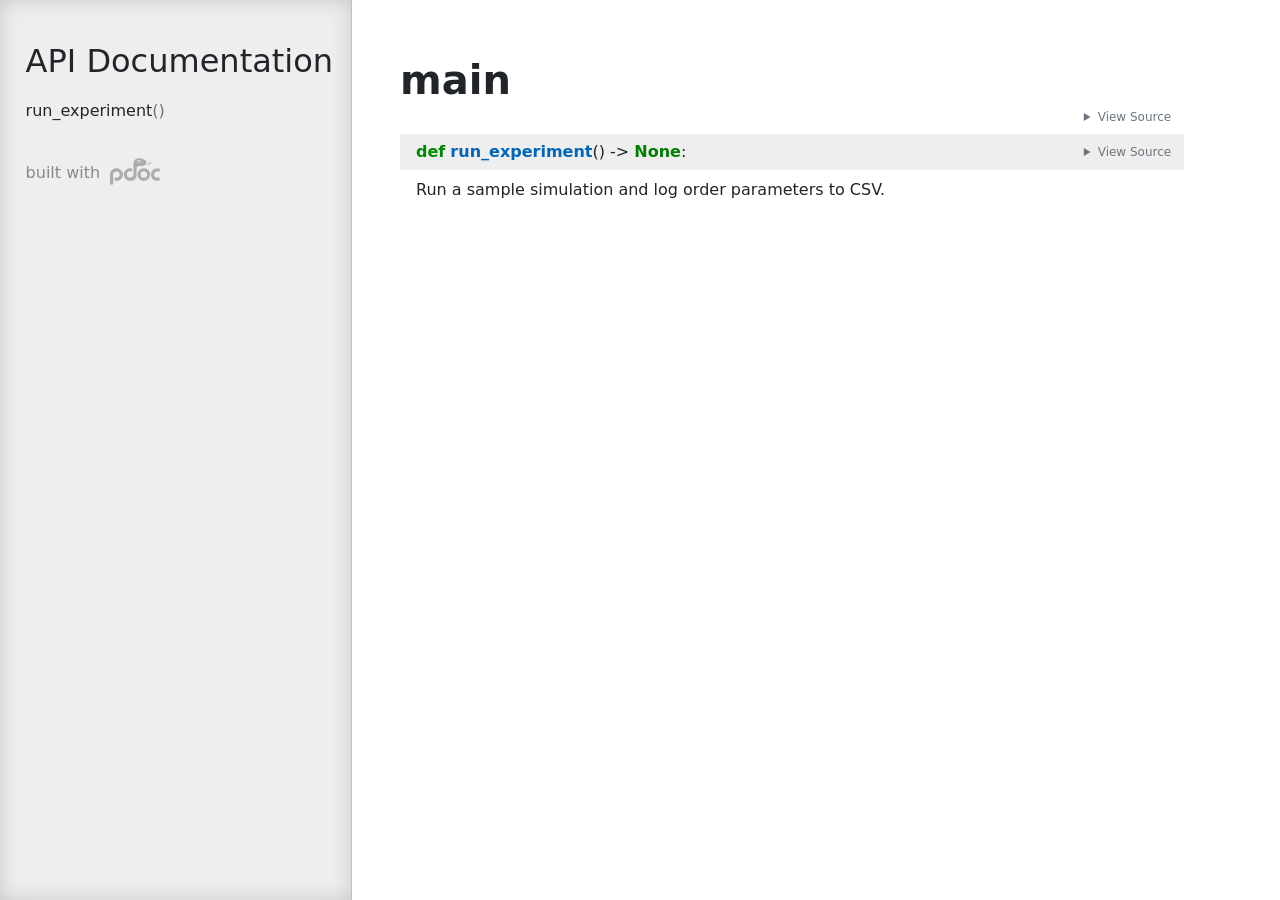
<file: docs/main.html>
<!doctype html>
<html lang="en">
<head>
    <meta charset="utf-8">
    <meta name="viewport" content="width=device-width, initial-scale=1">
    <meta name="generator" content="pdoc 16.0.0"/>
    <title>main API documentation</title>

    <style>/*! * Bootstrap Reboot v5.0.0 (https://getbootstrap.com/) * Copyright 2011-2021 The Bootstrap Authors * Copyright 2011-2021 Twitter, Inc. * Licensed under MIT (https://github.com/twbs/bootstrap/blob/main/LICENSE) * Forked from Normalize.css, licensed MIT (https://github.com/necolas/normalize.css/blob/master/LICENSE.md) */*,::after,::before{box-sizing:border-box}@media (prefers-reduced-motion:no-preference){:root{scroll-behavior:smooth}}body{margin:0;font-family:system-ui,-apple-system,"Segoe UI",Roboto,"Helvetica Neue",Arial,"Noto Sans","Liberation Sans",sans-serif,"Apple Color Emoji","Segoe UI Emoji","Segoe UI Symbol","Noto Color Emoji";font-size:1rem;font-weight:400;line-height:1.5;color:#212529;background-color:#fff;-webkit-text-size-adjust:100%;-webkit-tap-highlight-color:transparent}hr{margin:1rem 0;color:inherit;background-color:currentColor;border:0;opacity:.25}hr:not([size]){height:1px}h1,h2,h3,h4,h5,h6{margin-top:0;margin-bottom:.5rem;font-weight:500;line-height:1.2}h1{font-size:calc(1.375rem + 1.5vw)}@media (min-width:1200px){h1{font-size:2.5rem}}h2{font-size:calc(1.325rem + .9vw)}@media (min-width:1200px){h2{font-size:2rem}}h3{font-size:calc(1.3rem + .6vw)}@media (min-width:1200px){h3{font-size:1.75rem}}h4{font-size:calc(1.275rem + .3vw)}@media (min-width:1200px){h4{font-size:1.5rem}}h5{font-size:1.25rem}h6{font-size:1rem}p{margin-top:0;margin-bottom:1rem}abbr[data-bs-original-title],abbr[title]{-webkit-text-decoration:underline dotted;text-decoration:underline dotted;cursor:help;-webkit-text-decoration-skip-ink:none;text-decoration-skip-ink:none}address{margin-bottom:1rem;font-style:normal;line-height:inherit}ol,ul{padding-left:2rem}dl,ol,ul{margin-top:0;margin-bottom:1rem}ol ol,ol ul,ul ol,ul ul{margin-bottom:0}dt{font-weight:700}dd{margin-bottom:.5rem;margin-left:0}blockquote{margin:0 0 1rem}b,strong{font-weight:bolder}small{font-size:.875em}mark{padding:.2em;background-color:#fcf8e3}sub,sup{position:relative;font-size:.75em;line-height:0;vertical-align:baseline}sub{bottom:-.25em}sup{top:-.5em}a{color:#0d6efd;text-decoration:underline}a:hover{color:#0a58ca}a:not([href]):not([class]),a:not([href]):not([class]):hover{color:inherit;text-decoration:none}code,kbd,pre,samp{font-family:SFMono-Regular,Menlo,Monaco,Consolas,"Liberation Mono","Courier New",monospace;font-size:1em;direction:ltr;unicode-bidi:bidi-override}pre{display:block;margin-top:0;margin-bottom:1rem;overflow:auto;font-size:.875em}pre code{font-size:inherit;color:inherit;word-break:normal}code{font-size:.875em;color:#d63384;word-wrap:break-word}a>code{color:inherit}kbd{padding:.2rem .4rem;font-size:.875em;color:#fff;background-color:#212529;border-radius:.2rem}kbd kbd{padding:0;font-size:1em;font-weight:700}figure{margin:0 0 1rem}img,svg{vertical-align:middle}table{caption-side:bottom;border-collapse:collapse}caption{padding-top:.5rem;padding-bottom:.5rem;color:#6c757d;text-align:left}th{text-align:inherit;text-align:-webkit-match-parent}tbody,td,tfoot,th,thead,tr{border-color:inherit;border-style:solid;border-width:0}label{display:inline-block}button{border-radius:0}button:focus:not(:focus-visible){outline:0}button,input,optgroup,select,textarea{margin:0;font-family:inherit;font-size:inherit;line-height:inherit}button,select{text-transform:none}[role=button]{cursor:pointer}select{word-wrap:normal}select:disabled{opacity:1}[list]::-webkit-calendar-picker-indicator{display:none}[type=button],[type=reset],[type=submit],button{-webkit-appearance:button}[type=button]:not(:disabled),[type=reset]:not(:disabled),[type=submit]:not(:disabled),button:not(:disabled){cursor:pointer}::-moz-focus-inner{padding:0;border-style:none}textarea{resize:vertical}fieldset{min-width:0;padding:0;margin:0;border:0}legend{float:left;width:100%;padding:0;margin-bottom:.5rem;font-size:calc(1.275rem + .3vw);line-height:inherit}@media (min-width:1200px){legend{font-size:1.5rem}}legend+*{clear:left}::-webkit-datetime-edit-day-field,::-webkit-datetime-edit-fields-wrapper,::-webkit-datetime-edit-hour-field,::-webkit-datetime-edit-minute,::-webkit-datetime-edit-month-field,::-webkit-datetime-edit-text,::-webkit-datetime-edit-year-field{padding:0}::-webkit-inner-spin-button{height:auto}[type=search]{outline-offset:-2px;-webkit-appearance:textfield}::-webkit-search-decoration{-webkit-appearance:none}::-webkit-color-swatch-wrapper{padding:0}::file-selector-button{font:inherit}::-webkit-file-upload-button{font:inherit;-webkit-appearance:button}output{display:inline-block}iframe{border:0}summary{display:list-item;cursor:pointer}progress{vertical-align:baseline}[hidden]{display:none!important}</style>
    <style>/*! syntax-highlighting.css */pre{line-height:125%;}span.linenos{color:inherit; background-color:transparent; padding-left:5px; padding-right:20px;}.pdoc-code .hll{background-color:#ffffcc}.pdoc-code{background:#f8f8f8;}.pdoc-code .c{color:#3D7B7B; font-style:italic}.pdoc-code .err{border:1px solid #FF0000}.pdoc-code .k{color:#008000; font-weight:bold}.pdoc-code .o{color:#666666}.pdoc-code .ch{color:#3D7B7B; font-style:italic}.pdoc-code .cm{color:#3D7B7B; font-style:italic}.pdoc-code .cp{color:#9C6500}.pdoc-code .cpf{color:#3D7B7B; font-style:italic}.pdoc-code .c1{color:#3D7B7B; font-style:italic}.pdoc-code .cs{color:#3D7B7B; font-style:italic}.pdoc-code .gd{color:#A00000}.pdoc-code .ge{font-style:italic}.pdoc-code .gr{color:#E40000}.pdoc-code .gh{color:#000080; font-weight:bold}.pdoc-code .gi{color:#008400}.pdoc-code .go{color:#717171}.pdoc-code .gp{color:#000080; font-weight:bold}.pdoc-code .gs{font-weight:bold}.pdoc-code .gu{color:#800080; font-weight:bold}.pdoc-code .gt{color:#0044DD}.pdoc-code .kc{color:#008000; font-weight:bold}.pdoc-code .kd{color:#008000; font-weight:bold}.pdoc-code .kn{color:#008000; font-weight:bold}.pdoc-code .kp{color:#008000}.pdoc-code .kr{color:#008000; font-weight:bold}.pdoc-code .kt{color:#B00040}.pdoc-code .m{color:#666666}.pdoc-code .s{color:#BA2121}.pdoc-code .na{color:#687822}.pdoc-code .nb{color:#008000}.pdoc-code .nc{color:#0000FF; font-weight:bold}.pdoc-code .no{color:#880000}.pdoc-code .nd{color:#AA22FF}.pdoc-code .ni{color:#717171; font-weight:bold}.pdoc-code .ne{color:#CB3F38; font-weight:bold}.pdoc-code .nf{color:#0000FF}.pdoc-code .nl{color:#767600}.pdoc-code .nn{color:#0000FF; font-weight:bold}.pdoc-code .nt{color:#008000; font-weight:bold}.pdoc-code .nv{color:#19177C}.pdoc-code .ow{color:#AA22FF; font-weight:bold}.pdoc-code .w{color:#bbbbbb}.pdoc-code .mb{color:#666666}.pdoc-code .mf{color:#666666}.pdoc-code .mh{color:#666666}.pdoc-code .mi{color:#666666}.pdoc-code .mo{color:#666666}.pdoc-code .sa{color:#BA2121}.pdoc-code .sb{color:#BA2121}.pdoc-code .sc{color:#BA2121}.pdoc-code .dl{color:#BA2121}.pdoc-code .sd{color:#BA2121; font-style:italic}.pdoc-code .s2{color:#BA2121}.pdoc-code .se{color:#AA5D1F; font-weight:bold}.pdoc-code .sh{color:#BA2121}.pdoc-code .si{color:#A45A77; font-weight:bold}.pdoc-code .sx{color:#008000}.pdoc-code .sr{color:#A45A77}.pdoc-code .s1{color:#BA2121}.pdoc-code .ss{color:#19177C}.pdoc-code .bp{color:#008000}.pdoc-code .fm{color:#0000FF}.pdoc-code .vc{color:#19177C}.pdoc-code .vg{color:#19177C}.pdoc-code .vi{color:#19177C}.pdoc-code .vm{color:#19177C}.pdoc-code .il{color:#666666}</style>
    <style>/*! theme.css */:root{--pdoc-background:#fff;}.pdoc{--text:#212529;--muted:#6c757d;--link:#3660a5;--link-hover:#1659c5;--code:#f8f8f8;--active:#fff598;--accent:#eee;--accent2:#c1c1c1;--nav-hover:rgba(255, 255, 255, 0.5);--name:#0066BB;--def:#008800;--annotation:#007020;}</style>
    <style>/*! layout.css */html, body{width:100%;height:100%;}html, main{scroll-behavior:smooth;}body{background-color:var(--pdoc-background);}@media (max-width:769px){#navtoggle{cursor:pointer;position:absolute;width:50px;height:40px;top:1rem;right:1rem;border-color:var(--text);color:var(--text);display:flex;opacity:0.8;z-index:999;}#navtoggle:hover{opacity:1;}#togglestate + div{display:none;}#togglestate:checked + div{display:inherit;}main, header{padding:2rem 3vw;}header + main{margin-top:-3rem;}.git-button{display:none !important;}nav input[type="search"]{max-width:77%;}nav input[type="search"]:first-child{margin-top:-6px;}nav input[type="search"]:valid ~ *{display:none !important;}}@media (min-width:770px){:root{--sidebar-width:clamp(12.5rem, 28vw, 22rem);}nav{position:fixed;overflow:auto;height:100vh;width:var(--sidebar-width);}main, header{padding:3rem 2rem 3rem calc(var(--sidebar-width) + 3rem);width:calc(54rem + var(--sidebar-width));max-width:100%;}header + main{margin-top:-4rem;}#navtoggle{display:none;}}#togglestate{position:absolute;height:0;opacity:0;}nav.pdoc{--pad:clamp(0.5rem, 2vw, 1.75rem);--indent:1.5rem;background-color:var(--accent);border-right:1px solid var(--accent2);box-shadow:0 0 20px rgba(50, 50, 50, .2) inset;padding:0 0 0 var(--pad);overflow-wrap:anywhere;scrollbar-width:thin; scrollbar-color:var(--accent2) transparent; z-index:1}nav.pdoc::-webkit-scrollbar{width:.4rem; }nav.pdoc::-webkit-scrollbar-thumb{background-color:var(--accent2); }nav.pdoc > div{padding:var(--pad) 0;}nav.pdoc .module-list-button{display:inline-flex;align-items:center;color:var(--text);border-color:var(--muted);margin-bottom:1rem;}nav.pdoc .module-list-button:hover{border-color:var(--text);}nav.pdoc input[type=search]{display:block;outline-offset:0;width:calc(100% - var(--pad));}nav.pdoc .logo{max-width:calc(100% - var(--pad));max-height:35vh;display:block;margin:0 auto 1rem;transform:translate(calc(-.5 * var(--pad)), 0);}nav.pdoc ul{list-style:none;padding-left:0;}nav.pdoc > div > ul{margin-left:calc(0px - var(--pad));}nav.pdoc li a{padding:.2rem 0 .2rem calc(var(--pad) + var(--indent));}nav.pdoc > div > ul > li > a{padding-left:var(--pad);}nav.pdoc li{transition:all 100ms;}nav.pdoc li:hover{background-color:var(--nav-hover);}nav.pdoc a, nav.pdoc a:hover{color:var(--text);}nav.pdoc a{display:block;}nav.pdoc > h2:first-of-type{margin-top:1.5rem;}nav.pdoc .class:before{content:"class ";color:var(--muted);}nav.pdoc .function:after{content:"()";color:var(--muted);}nav.pdoc footer:before{content:"";display:block;width:calc(100% - var(--pad));border-top:solid var(--accent2) 1px;margin-top:1.5rem;padding-top:.5rem;}nav.pdoc footer{font-size:small;}</style>
    <style>/*! content.css */.pdoc{color:var(--text);box-sizing:border-box;line-height:1.5;background:none;}.pdoc .pdoc-button{cursor:pointer;display:inline-block;border:solid black 1px;border-radius:2px;font-size:.75rem;padding:calc(0.5em - 1px) 1em;transition:100ms all;}.pdoc .alert{padding:1rem 1rem 1rem calc(1.5rem + 24px);border:1px solid transparent;border-radius:.25rem;background-repeat:no-repeat;background-position:.75rem center;margin-bottom:1rem;}.pdoc .alert > em{display:none;}.pdoc .alert > *:last-child{margin-bottom:0;}.pdoc .alert.note{color:#084298;background-color:#cfe2ff;border-color:#b6d4fe;background-image:url("data:image/svg+xml,%3Csvg%20xmlns%3D%22http%3A//www.w3.org/2000/svg%22%20width%3D%2224%22%20height%3D%2224%22%20fill%3D%22%23084298%22%20viewBox%3D%220%200%2016%2016%22%3E%3Cpath%20d%3D%22M8%2016A8%208%200%201%200%208%200a8%208%200%200%200%200%2016zm.93-9.412-1%204.705c-.07.34.029.533.304.533.194%200%20.487-.07.686-.246l-.088.416c-.287.346-.92.598-1.465.598-.703%200-1.002-.422-.808-1.319l.738-3.468c.064-.293.006-.399-.287-.47l-.451-.081.082-.381%202.29-.287zM8%205.5a1%201%200%201%201%200-2%201%201%200%200%201%200%202z%22/%3E%3C/svg%3E");}.pdoc .alert.tip{color:#0a3622;background-color:#d1e7dd;border-color:#a3cfbb;background-image:url("data:image/svg+xml,%3Csvg%20xmlns%3D%22http%3A//www.w3.org/2000/svg%22%20width%3D%2224%22%20height%3D%2224%22%20fill%3D%22%230a3622%22%20viewBox%3D%220%200%2016%2016%22%3E%3Cpath%20d%3D%22M2%206a6%206%200%201%201%2010.174%204.31c-.203.196-.359.4-.453.619l-.762%201.769A.5.5%200%200%201%2010.5%2013a.5.5%200%200%201%200%201%20.5.5%200%200%201%200%201l-.224.447a1%201%200%200%201-.894.553H6.618a1%201%200%200%201-.894-.553L5.5%2015a.5.5%200%200%201%200-1%20.5.5%200%200%201%200-1%20.5.5%200%200%201-.46-.302l-.761-1.77a2%202%200%200%200-.453-.618A5.98%205.98%200%200%201%202%206m6-5a5%205%200%200%200-3.479%208.592c.263.254.514.564.676.941L5.83%2012h4.342l.632-1.467c.162-.377.413-.687.676-.941A5%205%200%200%200%208%201%22/%3E%3C/svg%3E");}.pdoc .alert.important{color:#055160;background-color:#cff4fc;border-color:#9eeaf9;background-image:url("data:image/svg+xml,%3Csvg%20xmlns%3D%22http%3A//www.w3.org/2000/svg%22%20width%3D%2224%22%20height%3D%2224%22%20fill%3D%22%23055160%22%20viewBox%3D%220%200%2016%2016%22%3E%3Cpath%20d%3D%22M2%200a2%202%200%200%200-2%202v12a2%202%200%200%200%202%202h12a2%202%200%200%200%202-2V2a2%202%200%200%200-2-2zm6%204c.535%200%20.954.462.9.995l-.35%203.507a.552.552%200%200%201-1.1%200L7.1%204.995A.905.905%200%200%201%208%204m.002%206a1%201%200%201%201%200%202%201%201%200%200%201%200-2%22/%3E%3C/svg%3E");}.pdoc .alert.warning{color:#664d03;background-color:#fff3cd;border-color:#ffecb5;background-image:url("data:image/svg+xml,%3Csvg%20xmlns%3D%22http%3A//www.w3.org/2000/svg%22%20width%3D%2224%22%20height%3D%2224%22%20fill%3D%22%23664d03%22%20viewBox%3D%220%200%2016%2016%22%3E%3Cpath%20d%3D%22M8.982%201.566a1.13%201.13%200%200%200-1.96%200L.165%2013.233c-.457.778.091%201.767.98%201.767h13.713c.889%200%201.438-.99.98-1.767L8.982%201.566zM8%205c.535%200%20.954.462.9.995l-.35%203.507a.552.552%200%200%201-1.1%200L7.1%205.995A.905.905%200%200%201%208%205zm.002%206a1%201%200%201%201%200%202%201%201%200%200%201%200-2z%22/%3E%3C/svg%3E");}.pdoc .alert.caution{color:#842029;background-color:#f8d7da;border-color:#f5c2c7;background-image:url("data:image/svg+xml,%3Csvg%20xmlns%3D%22http%3A//www.w3.org/2000/svg%22%20width%3D%2224%22%20height%3D%2224%22%20fill%3D%22%23842029%22%20viewBox%3D%220%200%2016%2016%22%3E%3Cpath%20d%3D%22M11.46.146A.5.5%200%200%200%2011.107%200H4.893a.5.5%200%200%200-.353.146L.146%204.54A.5.5%200%200%200%200%204.893v6.214a.5.5%200%200%200%20.146.353l4.394%204.394a.5.5%200%200%200%20.353.146h6.214a.5.5%200%200%200%20.353-.146l4.394-4.394a.5.5%200%200%200%20.146-.353V4.893a.5.5%200%200%200-.146-.353zM8%204c.535%200%20.954.462.9.995l-.35%203.507a.552.552%200%200%201-1.1%200L7.1%204.995A.905.905%200%200%201%208%204m.002%206a1%201%200%201%201%200%202%201%201%200%200%201%200-2%22/%3E%3C/svg%3E");}.pdoc .alert.danger{color:#842029;background-color:#f8d7da;border-color:#f5c2c7;background-image:url("data:image/svg+xml,%3Csvg%20xmlns%3D%22http%3A//www.w3.org/2000/svg%22%20width%3D%2224%22%20height%3D%2224%22%20fill%3D%22%23842029%22%20viewBox%3D%220%200%2016%2016%22%3E%3Cpath%20d%3D%22M5.52.359A.5.5%200%200%201%206%200h4a.5.5%200%200%201%20.474.658L8.694%206H12.5a.5.5%200%200%201%20.395.807l-7%209a.5.5%200%200%201-.873-.454L6.823%209.5H3.5a.5.5%200%200%201-.48-.641l2.5-8.5z%22/%3E%3C/svg%3E");}.pdoc .visually-hidden{position:absolute !important;width:1px !important;height:1px !important;padding:0 !important;margin:-1px !important;overflow:hidden !important;clip:rect(0, 0, 0, 0) !important;white-space:nowrap !important;border:0 !important;}.pdoc h1, .pdoc h2, .pdoc h3{font-weight:300;margin:.3em 0;padding:.2em 0;}.pdoc > section:not(.module-info) h1{font-size:1.5rem;font-weight:500;}.pdoc > section:not(.module-info) h2{font-size:1.4rem;font-weight:500;}.pdoc > section:not(.module-info) h3{font-size:1.3rem;font-weight:500;}.pdoc > section:not(.module-info) h4{font-size:1.2rem;}.pdoc > section:not(.module-info) h5{font-size:1.1rem;}.pdoc a{text-decoration:none;color:var(--link);}.pdoc a:hover{color:var(--link-hover);}.pdoc blockquote{margin-left:2rem;}.pdoc pre{border-top:1px solid var(--accent2);border-bottom:1px solid var(--accent2);margin-top:0;margin-bottom:1em;padding:.5rem 0 .5rem .5rem;overflow-x:auto;background-color:var(--code);}.pdoc code{color:var(--text);padding:.2em .4em;margin:0;font-size:85%;background-color:var(--accent);border-radius:6px;}.pdoc a > code{color:inherit;}.pdoc pre > code{display:inline-block;font-size:inherit;background:none;border:none;padding:0;}.pdoc > section:not(.module-info){margin-bottom:1.5rem;}.pdoc .modulename{margin-top:0;font-weight:bold;}.pdoc .modulename a{color:var(--link);transition:100ms all;}.pdoc .git-button{float:right;border:solid var(--link) 1px;}.pdoc .git-button:hover{background-color:var(--link);color:var(--pdoc-background);}.view-source-toggle-state,.view-source-toggle-state ~ .pdoc-code{display:none;}.view-source-toggle-state:checked ~ .pdoc-code{display:block;}.view-source-button{display:inline-block;float:right;font-size:.75rem;line-height:1.5rem;color:var(--muted);padding:0 .4rem 0 1.3rem;cursor:pointer;text-indent:-2px;}.view-source-button > span{visibility:hidden;}.module-info .view-source-button{float:none;display:flex;justify-content:flex-end;margin:-1.2rem .4rem -.2rem 0;}.view-source-button::before{position:absolute;content:"View Source";display:list-item;list-style-type:disclosure-closed;}.view-source-toggle-state:checked ~ .attr .view-source-button::before,.view-source-toggle-state:checked ~ .view-source-button::before{list-style-type:disclosure-open;}.pdoc .docstring{margin-bottom:1.5rem;}.pdoc section:not(.module-info) .docstring{margin-left:clamp(0rem, 5vw - 2rem, 1rem);}.pdoc .docstring .pdoc-code{margin-left:1em;margin-right:1em;}.pdoc h1:target,.pdoc h2:target,.pdoc h3:target,.pdoc h4:target,.pdoc h5:target,.pdoc h6:target,.pdoc .pdoc-code > pre > span:target{background-color:var(--active);box-shadow:-1rem 0 0 0 var(--active);}.pdoc .pdoc-code > pre > span:target{display:block;}.pdoc div:target > .attr,.pdoc section:target > .attr,.pdoc dd:target > a{background-color:var(--active);}.pdoc *{scroll-margin:2rem;}.pdoc .pdoc-code .linenos{user-select:none;}.pdoc .attr:hover{filter:contrast(0.95);}.pdoc section, .pdoc .classattr{position:relative;}.pdoc .headerlink{--width:clamp(1rem, 3vw, 2rem);position:absolute;top:0;left:calc(0rem - var(--width));transition:all 100ms ease-in-out;opacity:0;}.pdoc .headerlink::before{content:"#";display:block;text-align:center;width:var(--width);height:2.3rem;line-height:2.3rem;font-size:1.5rem;}.pdoc .attr:hover ~ .headerlink,.pdoc *:target > .headerlink,.pdoc .headerlink:hover{opacity:1;}.pdoc .attr{display:block;margin:.5rem 0 .5rem;padding:.4rem .4rem .4rem 1rem;background-color:var(--accent);overflow-x:auto;}.pdoc .classattr{margin-left:2rem;}.pdoc .decorator-deprecated{color:#842029;}.pdoc .decorator-deprecated ~ span{filter:grayscale(1) opacity(0.8);}.pdoc .name{color:var(--name);font-weight:bold;}.pdoc .def{color:var(--def);font-weight:bold;}.pdoc .signature{background-color:transparent;}.pdoc .param, .pdoc .return-annotation{white-space:pre;}.pdoc .signature.multiline .param{display:block;}.pdoc .signature.condensed .param{display:inline-block;}.pdoc .annotation{color:var(--annotation);}.pdoc .view-value-toggle-state,.pdoc .view-value-toggle-state ~ .default_value{display:none;}.pdoc .view-value-toggle-state:checked ~ .default_value{display:inherit;}.pdoc .view-value-button{font-size:.5rem;vertical-align:middle;border-style:dashed;margin-top:-0.1rem;}.pdoc .view-value-button:hover{background:white;}.pdoc .view-value-button::before{content:"show";text-align:center;width:2.2em;display:inline-block;}.pdoc .view-value-toggle-state:checked ~ .view-value-button::before{content:"hide";}.pdoc .inherited{margin-left:2rem;}.pdoc .inherited dt{font-weight:700;}.pdoc .inherited dt, .pdoc .inherited dd{display:inline;margin-left:0;margin-bottom:.5rem;}.pdoc .inherited dd:not(:last-child):after{content:", ";}.pdoc .inherited .class:before{content:"class ";}.pdoc .inherited .function a:after{content:"()";}.pdoc .search-result .docstring{overflow:auto;max-height:25vh;}.pdoc .search-result.focused > .attr{background-color:var(--active);}.pdoc .attribution{margin-top:2rem;display:block;opacity:0.5;transition:all 200ms;filter:grayscale(100%);}.pdoc .attribution:hover{opacity:1;filter:grayscale(0%);}.pdoc .attribution img{margin-left:5px;height:27px;vertical-align:bottom;width:50px;transition:all 200ms;}.pdoc table{display:block;width:max-content;max-width:100%;overflow:auto;margin-bottom:1rem;}.pdoc table th{font-weight:600;}.pdoc table th, .pdoc table td{padding:6px 13px;border:1px solid var(--accent2);}</style>
    <style>/*! custom.css */</style></head>
<body>
    <nav class="pdoc">
        <label id="navtoggle" for="togglestate" class="pdoc-button"><svg xmlns='http://www.w3.org/2000/svg' viewBox='0 0 30 30'><path stroke-linecap='round' stroke="currentColor" stroke-miterlimit='10' stroke-width='2' d='M4 7h22M4 15h22M4 23h22'/></svg></label>
        <input id="togglestate" type="checkbox" aria-hidden="true" tabindex="-1">
        <div>




            <h2>API Documentation</h2>
                <ul class="memberlist">
            <li>
                    <a class="function" href="#run_experiment">run_experiment</a>
            </li>
    </ul>



        <a class="attribution" title="pdoc: Python API documentation generator" href="https://pdoc.dev" target="_blank">
            built with <span class="visually-hidden">pdoc</span><img
                alt="pdoc logo"
                src="data:image/svg+xml,%3Csvg%20xmlns%3D%22http%3A//www.w3.org/2000/svg%22%20role%3D%22img%22%20aria-label%3D%22pdoc%20logo%22%20width%3D%22300%22%20height%3D%22160%22%20viewBox%3D%220%200%20150%2080%22%3E%3Ctitle%3Epdoc%3C/title%3E%3Cpath%20d%3D%22M132.316%2048.886c.276-4.679%202.342-6.698%204.409-7.982s4.27-1.165%206.751-1.055c1.586.07%203.044.156%204.222-.482%201.142-.619%202.026-1.932%202.162-3.739.268-3.576-1.929-5.368-5.006-5.551s-7.599.524-10.517%201.606c-4.455%201.652-8.588%206.606-9.552%208.992s-2.342%206.193-1.745%2010.873%202.664%209.221%205.878%2011.79%205.878%203.808%2010.103%204.312%203.444.229%206.062.229%205.006-2.202%204.914-4.909-2.296-5.001-4.501-4.863-3.077.505-5.281.229-7.715-2.064-7.899-9.451z%22%20fill%3D%22%23198754%22/%3E%3Ccircle%20cx%3D%22101.504%22%20cy%3D%2248.943%22%20r%3D%2214.208%22%20fill%3D%22none%22%20stroke%3D%22%23198754%22%20stroke-width%3D%229.354%22/%3E%3Cpath%20d%3D%22M87.81.002c-3.637.065-5.001.454-7.014%201.232s-3.443%201.363-6.3%204.282c-1.723%201.76-3.148%205.019-3.776%207.329-.413%201.521-.316%202.63-.316%202.63l-.195%2034.612c.065%205.774-6.755%208.305-9.612%208.37s-9.678-1.038-9.743-9.408%207.128-9.521%208.362-9.521c1.413-.13%202.526-.021%203.718-.016%202.071.009%204.157-.778%204.092-4.671s-4.157-4.736-4.157-4.736c-6.3-.843-11.43%202.206-11.43%202.206S40.917%2038.15%2041.372%2049.634%2051.568%2068.19%2061.311%2068.125s18.316-7.007%2018.445-17.193l.13-22.772c.046-2.291%202.683-3.644%204.476-4.203.745-.232%201.694-.274%201.694-.274l10.457-.13s4.871-.324%207.729-3.114%204.352-6.294%204.352-6.294.974-3.049.13-4.606-.195-1.233-2.792-3.309-8.573-4.477-8.573-4.477S91.447-.063%2087.81.002zM0%2047.169l.065%2028.417S0%2080.127%204.481%2079.997s5.072-3.866%205.049-4.152l-.113-28.482s1.624-7.656%209.937-7.721%2010.002%206.942%2010.002%208.499-.909%2010.51-9.093%2010.51c-.948%200-2.99-.567-4.145-.272-3.919%201-3.194%204.554-3.194%204.554s.065%205.061%207.404%204.996%2018.575-6.034%2018.575-19.074S26.953%2030.04%2019.549%2029.91%201.234%2035.296%200%2047.169z%22%20fill%3D%22%23198754%22/%3E%3Cg%20transform%3D%22matrix%28.325601%200%200%20.325256%20-10.32669%20-45.802786%29%22%3E%3Ccircle%20cx%3D%22297.554%22%20cy%3D%22172.286%22%20r%3D%2216.5%22%20fill%3D%22%23fff%22/%3E%3Cellipse%20cx%3D%22297.709%22%20cy%3D%22172.642%22%20rx%3D%2211.071%22%20ry%3D%2210.871%22%20fill%3D%22%23105a48%22/%3E%3Ccircle%20cx%3D%22304.104%22%20cy%3D%22167.667%22%20r%3D%224.5%22%20fill%3D%22%23fff%22/%3E%3C/g%3E%3Cpath%20d%3D%22M94.661%2017.032l.893-1.476s.99.714%201.916.925%201.575.114%202.955.114l14.565-.162c1.283-.032%203.085-.762%203.02-3.293s-.373-3.503-.373-3.503l1.283-.487s.52.503.877%201.573.309%201.995.292%202.66-.227%201.541-.227%201.541%201.564-.308%202.359-1.038.823-.779%201.489-1.508.812-.86.812-.86.552-.13.877.26.341.957.065%201.46-1.672%202.206-3.247%203.066-2.76%201.427-3.929%201.768-3.848.73-7.063.714l-10.944-.114s-2.143-.081-3.02-.373-2.241-.973-2.598-1.265z%22%20fill%3D%22%23d36d49%22/%3E%3Cg%20fill%3D%22%23105a48%22%3E%3Cellipse%20cx%3D%2293.052%22%20cy%3D%2243.567%22%20rx%3D%22.869%22%20ry%3D%221.014%22%20transform%3D%22rotate%28341.022%29%22/%3E%3Cellipse%20cx%3D%22104.3%22%20cy%3D%22-16.184%22%20rx%3D%22.865%22%20ry%3D%221.009%22%20transform%3D%22rotate%2814.786%29%22/%3E%3C/g%3E%3C/svg%3E"/>
        </a>
</div>
    </nav>
    <main class="pdoc">
            <section class="module-info">
                    <h1 class="modulename">
main    </h1>


                        <input id="mod-main-view-source" class="view-source-toggle-state" type="checkbox" aria-hidden="true" tabindex="-1">

                        <label class="view-source-button" for="mod-main-view-source"><span>View Source</span></label>

                        <div class="pdoc-code codehilite"><pre><span></span><span id="L-1"><a href="#L-1"><span class="linenos"> 1</span></a><span class="kn">from</span><span class="w"> </span><span class="nn">pathlib</span><span class="w"> </span><span class="kn">import</span> <span class="n">Path</span>
</span><span id="L-2"><a href="#L-2"><span class="linenos"> 2</span></a>
</span><span id="L-3"><a href="#L-3"><span class="linenos"> 3</span></a><span class="kn">import</span><span class="w"> </span><span class="nn">numpy</span><span class="w"> </span><span class="k">as</span><span class="w"> </span><span class="nn">np</span>
</span><span id="L-4"><a href="#L-4"><span class="linenos"> 4</span></a><span class="kn">from</span><span class="w"> </span><span class="nn">src.swarm</span><span class="w"> </span><span class="kn">import</span> <span class="n">Swarm</span>
</span><span id="L-5"><a href="#L-5"><span class="linenos"> 5</span></a>
</span><span id="L-6"><a href="#L-6"><span class="linenos"> 6</span></a><span class="k">def</span><span class="w"> </span><span class="nf">run_experiment</span><span class="p">()</span> <span class="o">-&gt;</span> <span class="kc">None</span><span class="p">:</span>
</span><span id="L-7"><a href="#L-7"><span class="linenos"> 7</span></a><span class="w">	</span><span class="sd">&quot;&quot;&quot;Run a sample simulation and log order parameters to CSV.&quot;&quot;&quot;</span>
</span><span id="L-8"><a href="#L-8"><span class="linenos"> 8</span></a>
</span><span id="L-9"><a href="#L-9"><span class="linenos"> 9</span></a>	<span class="c1"># Core parameters for this run</span>
</span><span id="L-10"><a href="#L-10"><span class="linenos">10</span></a>	<span class="n">N</span> <span class="o">=</span> <span class="mi">300</span>
</span><span id="L-11"><a href="#L-11"><span class="linenos">11</span></a>	<span class="n">J</span> <span class="o">=</span> <span class="mf">0.9</span>
</span><span id="L-12"><a href="#L-12"><span class="linenos">12</span></a>	<span class="n">K</span> <span class="o">=</span> <span class="mi">0</span>
</span><span id="L-13"><a href="#L-13"><span class="linenos">13</span></a>	<span class="n">dt</span> <span class="o">=</span> <span class="mf">0.1</span>
</span><span id="L-14"><a href="#L-14"><span class="linenos">14</span></a>	<span class="n">steps</span> <span class="o">=</span> <span class="mi">1000</span>
</span><span id="L-15"><a href="#L-15"><span class="linenos">15</span></a>
</span><span id="L-16"><a href="#L-16"><span class="linenos">16</span></a>	<span class="n">swarm</span> <span class="o">=</span> <span class="n">Swarm</span><span class="p">(</span><span class="n">N</span><span class="o">=</span><span class="n">N</span><span class="p">,</span> <span class="n">dt</span><span class="o">=</span><span class="n">dt</span><span class="p">,</span> <span class="n">J</span><span class="o">=</span><span class="n">J</span><span class="p">,</span> <span class="n">K</span><span class="o">=</span><span class="n">K</span><span class="p">,</span> <span class="n">steps</span><span class="o">=</span><span class="n">steps</span><span class="p">,</span> <span class="n">chirality</span><span class="o">=</span><span class="kc">False</span><span class="p">,</span> <span class="n">phase_coupling</span><span class="o">=</span><span class="kc">False</span><span class="p">,</span> <span class="n">predator</span><span class="o">=</span><span class="kc">False</span><span class="p">)</span>
</span><span id="L-17"><a href="#L-17"><span class="linenos">17</span></a>	<span class="n">swarm</span><span class="o">.</span><span class="n">animate</span><span class="p">(</span><span class="n">steps</span><span class="p">)</span>
</span><span id="L-18"><a href="#L-18"><span class="linenos">18</span></a>
</span><span id="L-19"><a href="#L-19"><span class="linenos">19</span></a>	<span class="n">order_parameters</span> <span class="o">=</span> <span class="n">swarm</span><span class="o">.</span><span class="n">stability_analysis</span><span class="p">()</span>
</span><span id="L-20"><a href="#L-20"><span class="linenos">20</span></a>	<span class="nb">print</span><span class="p">(</span><span class="n">order_parameters</span><span class="p">)</span>
</span><span id="L-21"><a href="#L-21"><span class="linenos">21</span></a>
</span><span id="L-22"><a href="#L-22"><span class="linenos">22</span></a>	<span class="c1"># log_file = Path(&quot;logs/experiment_log.csv&quot;)</span>
</span><span id="L-23"><a href="#L-23"><span class="linenos">23</span></a>	<span class="c1"># swarm.run_with_logging(steps=steps, log_path=log_file, log_interval=1000)</span>
</span><span id="L-24"><a href="#L-24"><span class="linenos">24</span></a>	<span class="c1"># swarm.run(steps=steps)</span>
</span><span id="L-25"><a href="#L-25"><span class="linenos">25</span></a>
</span><span id="L-26"><a href="#L-26"><span class="linenos">26</span></a>	<span class="c1"># print(f&quot;Logged order parameters to {log_file.resolve()}&quot;)</span>
</span><span id="L-27"><a href="#L-27"><span class="linenos">27</span></a>
</span><span id="L-28"><a href="#L-28"><span class="linenos">28</span></a>
</span><span id="L-29"><a href="#L-29"><span class="linenos">29</span></a><span class="k">if</span> <span class="vm">__name__</span> <span class="o">==</span> <span class="s2">&quot;__main__&quot;</span><span class="p">:</span>
</span><span id="L-30"><a href="#L-30"><span class="linenos">30</span></a>	<span class="n">run_experiment</span><span class="p">()</span>
</span></pre></div>


            </section>
                <section id="run_experiment">
                            <input id="run_experiment-view-source" class="view-source-toggle-state" type="checkbox" aria-hidden="true" tabindex="-1">
<div class="attr function">

        <span class="def">def</span>
        <span class="name">run_experiment</span><span class="signature pdoc-code condensed">(<span class="return-annotation">) -> <span class="kc">None</span>:</span></span>

                <label class="view-source-button" for="run_experiment-view-source"><span>View Source</span></label>

    </div>
    <a class="headerlink" href="#run_experiment"></a>
            <div class="pdoc-code codehilite"><pre><span></span><span id="run_experiment-7"><a href="#run_experiment-7"><span class="linenos"> 7</span></a><span class="k">def</span><span class="w"> </span><span class="nf">run_experiment</span><span class="p">()</span> <span class="o">-&gt;</span> <span class="kc">None</span><span class="p">:</span>
</span><span id="run_experiment-8"><a href="#run_experiment-8"><span class="linenos"> 8</span></a><span class="w">	</span><span class="sd">&quot;&quot;&quot;Run a sample simulation and log order parameters to CSV.&quot;&quot;&quot;</span>
</span><span id="run_experiment-9"><a href="#run_experiment-9"><span class="linenos"> 9</span></a>
</span><span id="run_experiment-10"><a href="#run_experiment-10"><span class="linenos">10</span></a>	<span class="c1"># Core parameters for this run</span>
</span><span id="run_experiment-11"><a href="#run_experiment-11"><span class="linenos">11</span></a>	<span class="n">N</span> <span class="o">=</span> <span class="mi">300</span>
</span><span id="run_experiment-12"><a href="#run_experiment-12"><span class="linenos">12</span></a>	<span class="n">J</span> <span class="o">=</span> <span class="mf">0.9</span>
</span><span id="run_experiment-13"><a href="#run_experiment-13"><span class="linenos">13</span></a>	<span class="n">K</span> <span class="o">=</span> <span class="mi">0</span>
</span><span id="run_experiment-14"><a href="#run_experiment-14"><span class="linenos">14</span></a>	<span class="n">dt</span> <span class="o">=</span> <span class="mf">0.1</span>
</span><span id="run_experiment-15"><a href="#run_experiment-15"><span class="linenos">15</span></a>	<span class="n">steps</span> <span class="o">=</span> <span class="mi">1000</span>
</span><span id="run_experiment-16"><a href="#run_experiment-16"><span class="linenos">16</span></a>
</span><span id="run_experiment-17"><a href="#run_experiment-17"><span class="linenos">17</span></a>	<span class="n">swarm</span> <span class="o">=</span> <span class="n">Swarm</span><span class="p">(</span><span class="n">N</span><span class="o">=</span><span class="n">N</span><span class="p">,</span> <span class="n">dt</span><span class="o">=</span><span class="n">dt</span><span class="p">,</span> <span class="n">J</span><span class="o">=</span><span class="n">J</span><span class="p">,</span> <span class="n">K</span><span class="o">=</span><span class="n">K</span><span class="p">,</span> <span class="n">steps</span><span class="o">=</span><span class="n">steps</span><span class="p">,</span> <span class="n">chirality</span><span class="o">=</span><span class="kc">False</span><span class="p">,</span> <span class="n">phase_coupling</span><span class="o">=</span><span class="kc">False</span><span class="p">,</span> <span class="n">predator</span><span class="o">=</span><span class="kc">False</span><span class="p">)</span>
</span><span id="run_experiment-18"><a href="#run_experiment-18"><span class="linenos">18</span></a>	<span class="n">swarm</span><span class="o">.</span><span class="n">animate</span><span class="p">(</span><span class="n">steps</span><span class="p">)</span>
</span><span id="run_experiment-19"><a href="#run_experiment-19"><span class="linenos">19</span></a>
</span><span id="run_experiment-20"><a href="#run_experiment-20"><span class="linenos">20</span></a>	<span class="n">order_parameters</span> <span class="o">=</span> <span class="n">swarm</span><span class="o">.</span><span class="n">stability_analysis</span><span class="p">()</span>
</span><span id="run_experiment-21"><a href="#run_experiment-21"><span class="linenos">21</span></a>	<span class="nb">print</span><span class="p">(</span><span class="n">order_parameters</span><span class="p">)</span>
</span><span id="run_experiment-22"><a href="#run_experiment-22"><span class="linenos">22</span></a>
</span><span id="run_experiment-23"><a href="#run_experiment-23"><span class="linenos">23</span></a>	<span class="c1"># log_file = Path(&quot;logs/experiment_log.csv&quot;)</span>
</span><span id="run_experiment-24"><a href="#run_experiment-24"><span class="linenos">24</span></a>	<span class="c1"># swarm.run_with_logging(steps=steps, log_path=log_file, log_interval=1000)</span>
</span><span id="run_experiment-25"><a href="#run_experiment-25"><span class="linenos">25</span></a>	<span class="c1"># swarm.run(steps=steps)</span>
</span><span id="run_experiment-26"><a href="#run_experiment-26"><span class="linenos">26</span></a>
</span><span id="run_experiment-27"><a href="#run_experiment-27"><span class="linenos">27</span></a>	<span class="c1"># print(f&quot;Logged order parameters to {log_file.resolve()}&quot;)</span>
</span></pre></div>


            <div class="docstring"><p>Run a sample simulation and log order parameters to CSV.</p>
</div>


                </section>
    </main>
</body>
</html>
</file>
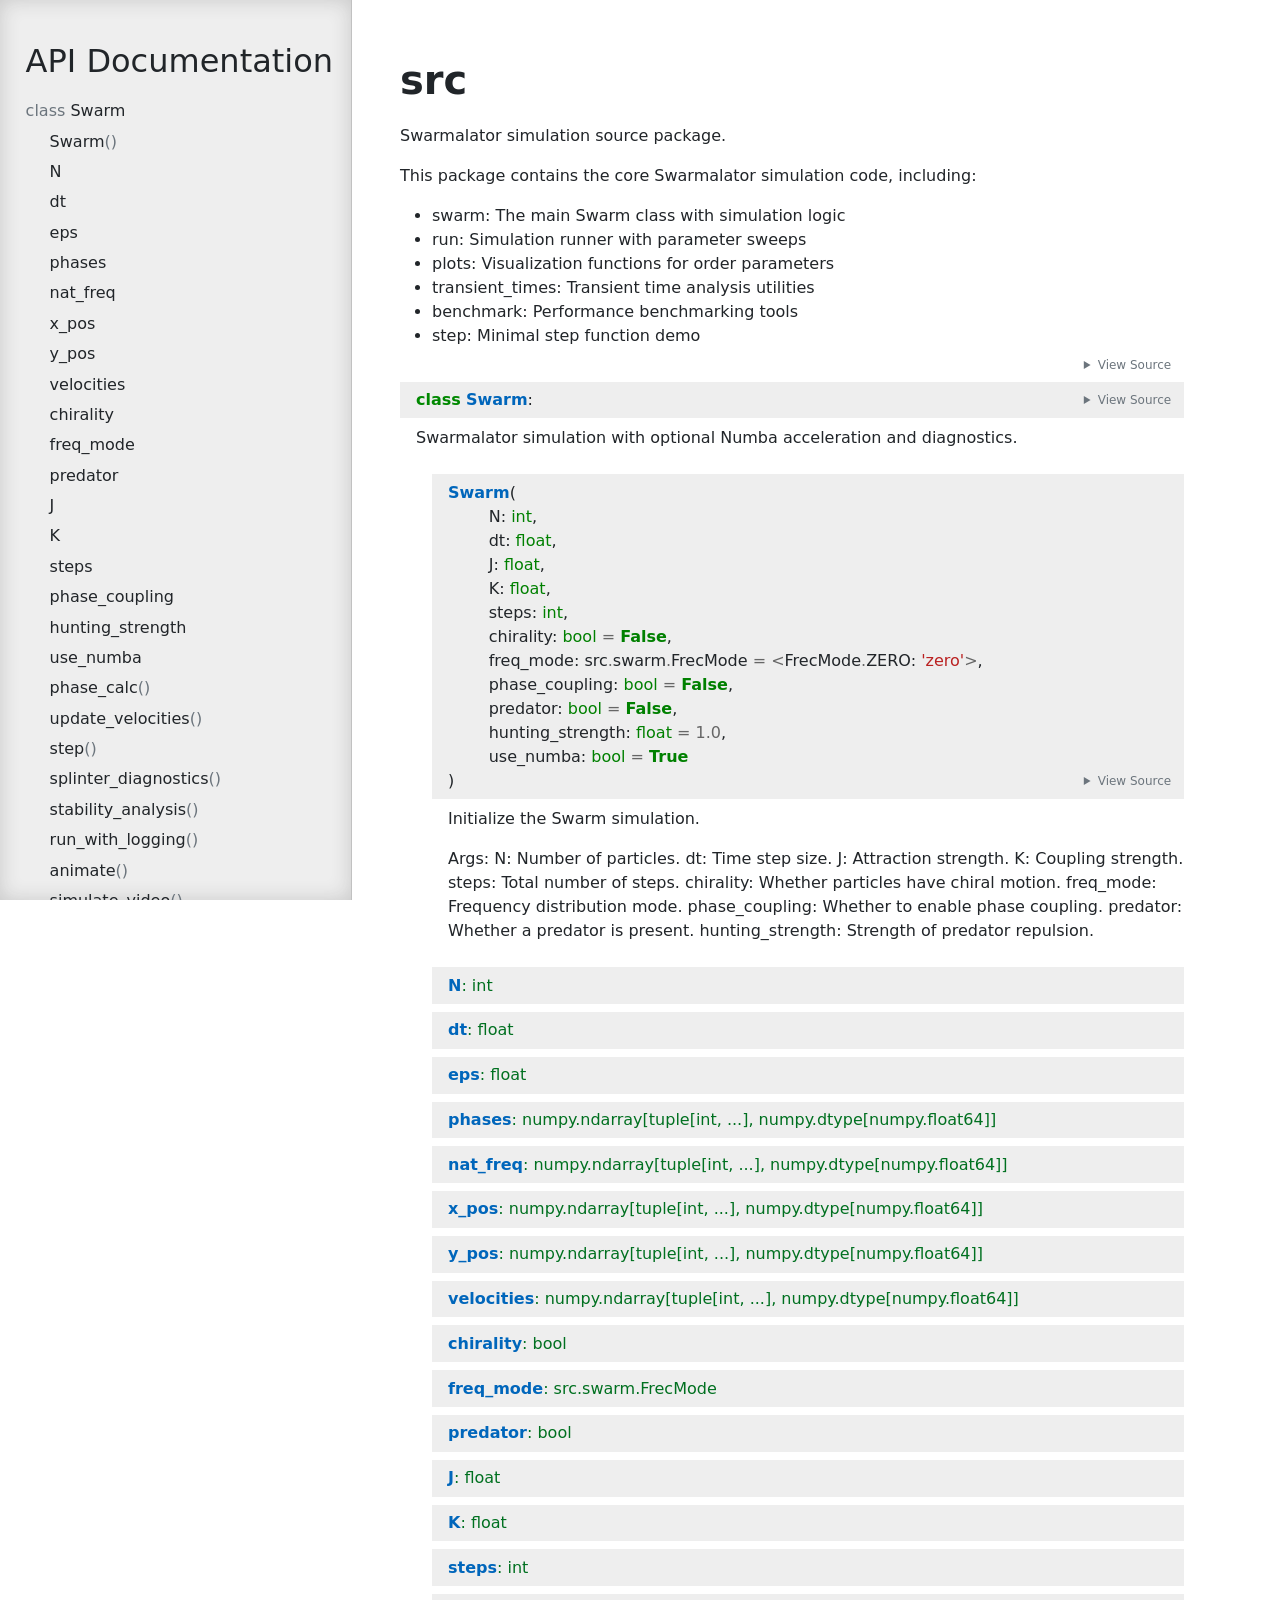
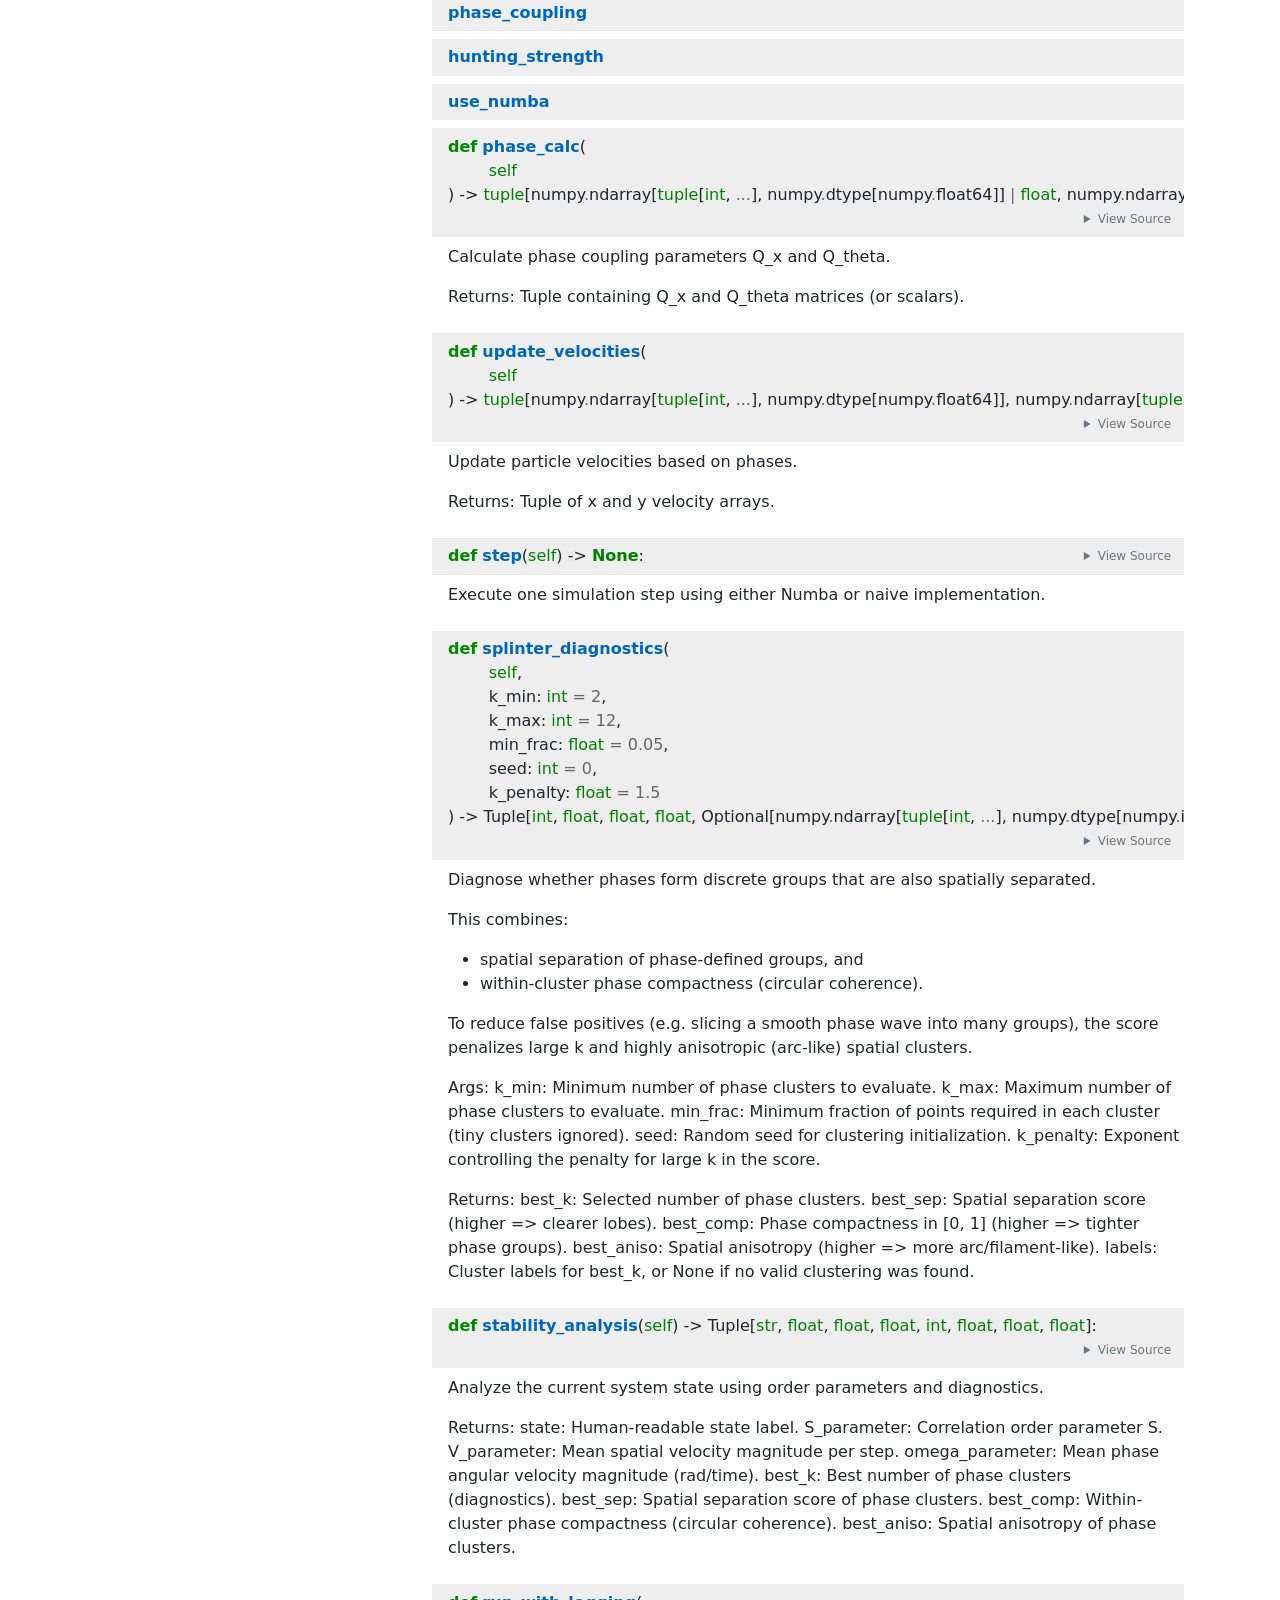
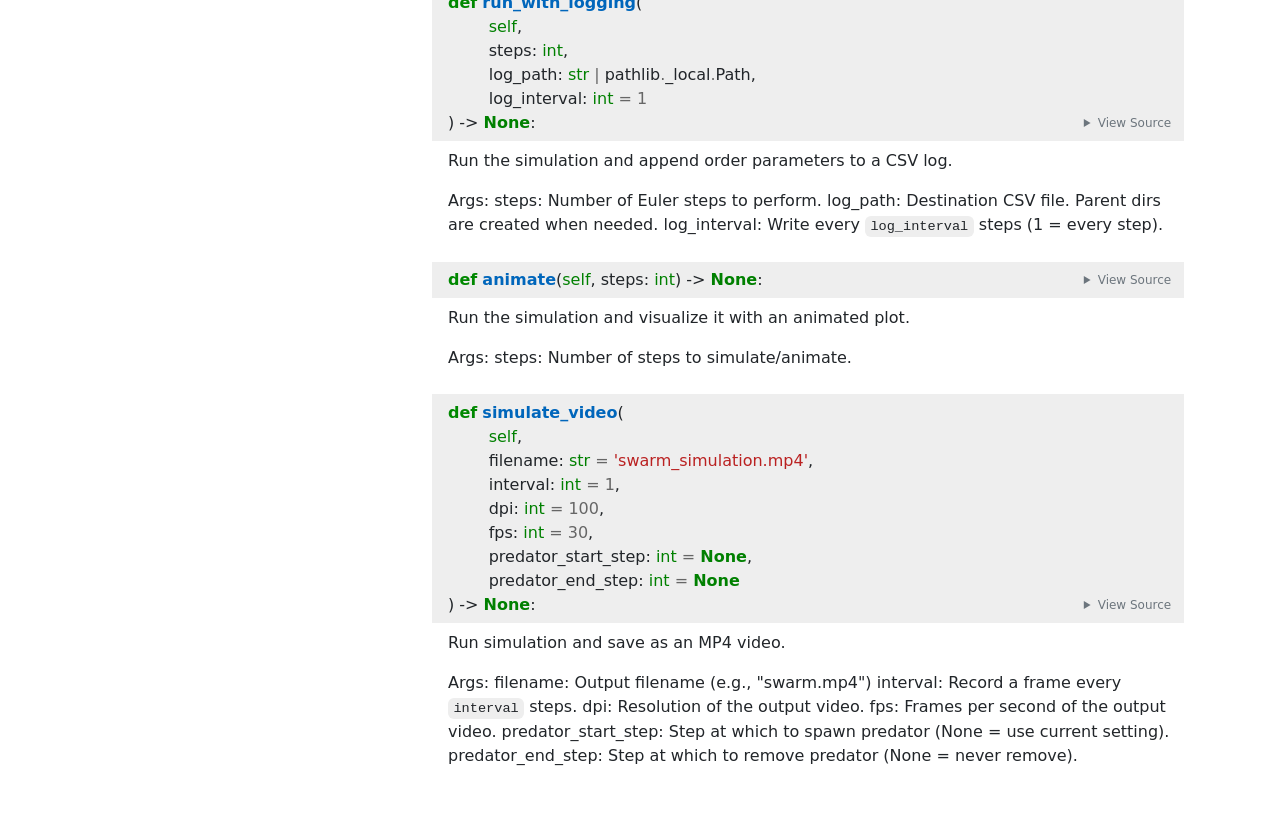
<file: docs/src.html>
<!doctype html>
<html lang="en">
<head>
    <meta charset="utf-8">
    <meta name="viewport" content="width=device-width, initial-scale=1">
    <meta name="generator" content="pdoc 16.0.0"/>
    <title>src API documentation</title>

    <style>/*! * Bootstrap Reboot v5.0.0 (https://getbootstrap.com/) * Copyright 2011-2021 The Bootstrap Authors * Copyright 2011-2021 Twitter, Inc. * Licensed under MIT (https://github.com/twbs/bootstrap/blob/main/LICENSE) * Forked from Normalize.css, licensed MIT (https://github.com/necolas/normalize.css/blob/master/LICENSE.md) */*,::after,::before{box-sizing:border-box}@media (prefers-reduced-motion:no-preference){:root{scroll-behavior:smooth}}body{margin:0;font-family:system-ui,-apple-system,"Segoe UI",Roboto,"Helvetica Neue",Arial,"Noto Sans","Liberation Sans",sans-serif,"Apple Color Emoji","Segoe UI Emoji","Segoe UI Symbol","Noto Color Emoji";font-size:1rem;font-weight:400;line-height:1.5;color:#212529;background-color:#fff;-webkit-text-size-adjust:100%;-webkit-tap-highlight-color:transparent}hr{margin:1rem 0;color:inherit;background-color:currentColor;border:0;opacity:.25}hr:not([size]){height:1px}h1,h2,h3,h4,h5,h6{margin-top:0;margin-bottom:.5rem;font-weight:500;line-height:1.2}h1{font-size:calc(1.375rem + 1.5vw)}@media (min-width:1200px){h1{font-size:2.5rem}}h2{font-size:calc(1.325rem + .9vw)}@media (min-width:1200px){h2{font-size:2rem}}h3{font-size:calc(1.3rem + .6vw)}@media (min-width:1200px){h3{font-size:1.75rem}}h4{font-size:calc(1.275rem + .3vw)}@media (min-width:1200px){h4{font-size:1.5rem}}h5{font-size:1.25rem}h6{font-size:1rem}p{margin-top:0;margin-bottom:1rem}abbr[data-bs-original-title],abbr[title]{-webkit-text-decoration:underline dotted;text-decoration:underline dotted;cursor:help;-webkit-text-decoration-skip-ink:none;text-decoration-skip-ink:none}address{margin-bottom:1rem;font-style:normal;line-height:inherit}ol,ul{padding-left:2rem}dl,ol,ul{margin-top:0;margin-bottom:1rem}ol ol,ol ul,ul ol,ul ul{margin-bottom:0}dt{font-weight:700}dd{margin-bottom:.5rem;margin-left:0}blockquote{margin:0 0 1rem}b,strong{font-weight:bolder}small{font-size:.875em}mark{padding:.2em;background-color:#fcf8e3}sub,sup{position:relative;font-size:.75em;line-height:0;vertical-align:baseline}sub{bottom:-.25em}sup{top:-.5em}a{color:#0d6efd;text-decoration:underline}a:hover{color:#0a58ca}a:not([href]):not([class]),a:not([href]):not([class]):hover{color:inherit;text-decoration:none}code,kbd,pre,samp{font-family:SFMono-Regular,Menlo,Monaco,Consolas,"Liberation Mono","Courier New",monospace;font-size:1em;direction:ltr;unicode-bidi:bidi-override}pre{display:block;margin-top:0;margin-bottom:1rem;overflow:auto;font-size:.875em}pre code{font-size:inherit;color:inherit;word-break:normal}code{font-size:.875em;color:#d63384;word-wrap:break-word}a>code{color:inherit}kbd{padding:.2rem .4rem;font-size:.875em;color:#fff;background-color:#212529;border-radius:.2rem}kbd kbd{padding:0;font-size:1em;font-weight:700}figure{margin:0 0 1rem}img,svg{vertical-align:middle}table{caption-side:bottom;border-collapse:collapse}caption{padding-top:.5rem;padding-bottom:.5rem;color:#6c757d;text-align:left}th{text-align:inherit;text-align:-webkit-match-parent}tbody,td,tfoot,th,thead,tr{border-color:inherit;border-style:solid;border-width:0}label{display:inline-block}button{border-radius:0}button:focus:not(:focus-visible){outline:0}button,input,optgroup,select,textarea{margin:0;font-family:inherit;font-size:inherit;line-height:inherit}button,select{text-transform:none}[role=button]{cursor:pointer}select{word-wrap:normal}select:disabled{opacity:1}[list]::-webkit-calendar-picker-indicator{display:none}[type=button],[type=reset],[type=submit],button{-webkit-appearance:button}[type=button]:not(:disabled),[type=reset]:not(:disabled),[type=submit]:not(:disabled),button:not(:disabled){cursor:pointer}::-moz-focus-inner{padding:0;border-style:none}textarea{resize:vertical}fieldset{min-width:0;padding:0;margin:0;border:0}legend{float:left;width:100%;padding:0;margin-bottom:.5rem;font-size:calc(1.275rem + .3vw);line-height:inherit}@media (min-width:1200px){legend{font-size:1.5rem}}legend+*{clear:left}::-webkit-datetime-edit-day-field,::-webkit-datetime-edit-fields-wrapper,::-webkit-datetime-edit-hour-field,::-webkit-datetime-edit-minute,::-webkit-datetime-edit-month-field,::-webkit-datetime-edit-text,::-webkit-datetime-edit-year-field{padding:0}::-webkit-inner-spin-button{height:auto}[type=search]{outline-offset:-2px;-webkit-appearance:textfield}::-webkit-search-decoration{-webkit-appearance:none}::-webkit-color-swatch-wrapper{padding:0}::file-selector-button{font:inherit}::-webkit-file-upload-button{font:inherit;-webkit-appearance:button}output{display:inline-block}iframe{border:0}summary{display:list-item;cursor:pointer}progress{vertical-align:baseline}[hidden]{display:none!important}</style>
    <style>/*! syntax-highlighting.css */pre{line-height:125%;}span.linenos{color:inherit; background-color:transparent; padding-left:5px; padding-right:20px;}.pdoc-code .hll{background-color:#ffffcc}.pdoc-code{background:#f8f8f8;}.pdoc-code .c{color:#3D7B7B; font-style:italic}.pdoc-code .err{border:1px solid #FF0000}.pdoc-code .k{color:#008000; font-weight:bold}.pdoc-code .o{color:#666666}.pdoc-code .ch{color:#3D7B7B; font-style:italic}.pdoc-code .cm{color:#3D7B7B; font-style:italic}.pdoc-code .cp{color:#9C6500}.pdoc-code .cpf{color:#3D7B7B; font-style:italic}.pdoc-code .c1{color:#3D7B7B; font-style:italic}.pdoc-code .cs{color:#3D7B7B; font-style:italic}.pdoc-code .gd{color:#A00000}.pdoc-code .ge{font-style:italic}.pdoc-code .gr{color:#E40000}.pdoc-code .gh{color:#000080; font-weight:bold}.pdoc-code .gi{color:#008400}.pdoc-code .go{color:#717171}.pdoc-code .gp{color:#000080; font-weight:bold}.pdoc-code .gs{font-weight:bold}.pdoc-code .gu{color:#800080; font-weight:bold}.pdoc-code .gt{color:#0044DD}.pdoc-code .kc{color:#008000; font-weight:bold}.pdoc-code .kd{color:#008000; font-weight:bold}.pdoc-code .kn{color:#008000; font-weight:bold}.pdoc-code .kp{color:#008000}.pdoc-code .kr{color:#008000; font-weight:bold}.pdoc-code .kt{color:#B00040}.pdoc-code .m{color:#666666}.pdoc-code .s{color:#BA2121}.pdoc-code .na{color:#687822}.pdoc-code .nb{color:#008000}.pdoc-code .nc{color:#0000FF; font-weight:bold}.pdoc-code .no{color:#880000}.pdoc-code .nd{color:#AA22FF}.pdoc-code .ni{color:#717171; font-weight:bold}.pdoc-code .ne{color:#CB3F38; font-weight:bold}.pdoc-code .nf{color:#0000FF}.pdoc-code .nl{color:#767600}.pdoc-code .nn{color:#0000FF; font-weight:bold}.pdoc-code .nt{color:#008000; font-weight:bold}.pdoc-code .nv{color:#19177C}.pdoc-code .ow{color:#AA22FF; font-weight:bold}.pdoc-code .w{color:#bbbbbb}.pdoc-code .mb{color:#666666}.pdoc-code .mf{color:#666666}.pdoc-code .mh{color:#666666}.pdoc-code .mi{color:#666666}.pdoc-code .mo{color:#666666}.pdoc-code .sa{color:#BA2121}.pdoc-code .sb{color:#BA2121}.pdoc-code .sc{color:#BA2121}.pdoc-code .dl{color:#BA2121}.pdoc-code .sd{color:#BA2121; font-style:italic}.pdoc-code .s2{color:#BA2121}.pdoc-code .se{color:#AA5D1F; font-weight:bold}.pdoc-code .sh{color:#BA2121}.pdoc-code .si{color:#A45A77; font-weight:bold}.pdoc-code .sx{color:#008000}.pdoc-code .sr{color:#A45A77}.pdoc-code .s1{color:#BA2121}.pdoc-code .ss{color:#19177C}.pdoc-code .bp{color:#008000}.pdoc-code .fm{color:#0000FF}.pdoc-code .vc{color:#19177C}.pdoc-code .vg{color:#19177C}.pdoc-code .vi{color:#19177C}.pdoc-code .vm{color:#19177C}.pdoc-code .il{color:#666666}</style>
    <style>/*! theme.css */:root{--pdoc-background:#fff;}.pdoc{--text:#212529;--muted:#6c757d;--link:#3660a5;--link-hover:#1659c5;--code:#f8f8f8;--active:#fff598;--accent:#eee;--accent2:#c1c1c1;--nav-hover:rgba(255, 255, 255, 0.5);--name:#0066BB;--def:#008800;--annotation:#007020;}</style>
    <style>/*! layout.css */html, body{width:100%;height:100%;}html, main{scroll-behavior:smooth;}body{background-color:var(--pdoc-background);}@media (max-width:769px){#navtoggle{cursor:pointer;position:absolute;width:50px;height:40px;top:1rem;right:1rem;border-color:var(--text);color:var(--text);display:flex;opacity:0.8;z-index:999;}#navtoggle:hover{opacity:1;}#togglestate + div{display:none;}#togglestate:checked + div{display:inherit;}main, header{padding:2rem 3vw;}header + main{margin-top:-3rem;}.git-button{display:none !important;}nav input[type="search"]{max-width:77%;}nav input[type="search"]:first-child{margin-top:-6px;}nav input[type="search"]:valid ~ *{display:none !important;}}@media (min-width:770px){:root{--sidebar-width:clamp(12.5rem, 28vw, 22rem);}nav{position:fixed;overflow:auto;height:100vh;width:var(--sidebar-width);}main, header{padding:3rem 2rem 3rem calc(var(--sidebar-width) + 3rem);width:calc(54rem + var(--sidebar-width));max-width:100%;}header + main{margin-top:-4rem;}#navtoggle{display:none;}}#togglestate{position:absolute;height:0;opacity:0;}nav.pdoc{--pad:clamp(0.5rem, 2vw, 1.75rem);--indent:1.5rem;background-color:var(--accent);border-right:1px solid var(--accent2);box-shadow:0 0 20px rgba(50, 50, 50, .2) inset;padding:0 0 0 var(--pad);overflow-wrap:anywhere;scrollbar-width:thin; scrollbar-color:var(--accent2) transparent; z-index:1}nav.pdoc::-webkit-scrollbar{width:.4rem; }nav.pdoc::-webkit-scrollbar-thumb{background-color:var(--accent2); }nav.pdoc > div{padding:var(--pad) 0;}nav.pdoc .module-list-button{display:inline-flex;align-items:center;color:var(--text);border-color:var(--muted);margin-bottom:1rem;}nav.pdoc .module-list-button:hover{border-color:var(--text);}nav.pdoc input[type=search]{display:block;outline-offset:0;width:calc(100% - var(--pad));}nav.pdoc .logo{max-width:calc(100% - var(--pad));max-height:35vh;display:block;margin:0 auto 1rem;transform:translate(calc(-.5 * var(--pad)), 0);}nav.pdoc ul{list-style:none;padding-left:0;}nav.pdoc > div > ul{margin-left:calc(0px - var(--pad));}nav.pdoc li a{padding:.2rem 0 .2rem calc(var(--pad) + var(--indent));}nav.pdoc > div > ul > li > a{padding-left:var(--pad);}nav.pdoc li{transition:all 100ms;}nav.pdoc li:hover{background-color:var(--nav-hover);}nav.pdoc a, nav.pdoc a:hover{color:var(--text);}nav.pdoc a{display:block;}nav.pdoc > h2:first-of-type{margin-top:1.5rem;}nav.pdoc .class:before{content:"class ";color:var(--muted);}nav.pdoc .function:after{content:"()";color:var(--muted);}nav.pdoc footer:before{content:"";display:block;width:calc(100% - var(--pad));border-top:solid var(--accent2) 1px;margin-top:1.5rem;padding-top:.5rem;}nav.pdoc footer{font-size:small;}</style>
    <style>/*! content.css */.pdoc{color:var(--text);box-sizing:border-box;line-height:1.5;background:none;}.pdoc .pdoc-button{cursor:pointer;display:inline-block;border:solid black 1px;border-radius:2px;font-size:.75rem;padding:calc(0.5em - 1px) 1em;transition:100ms all;}.pdoc .alert{padding:1rem 1rem 1rem calc(1.5rem + 24px);border:1px solid transparent;border-radius:.25rem;background-repeat:no-repeat;background-position:.75rem center;margin-bottom:1rem;}.pdoc .alert > em{display:none;}.pdoc .alert > *:last-child{margin-bottom:0;}.pdoc .alert.note{color:#084298;background-color:#cfe2ff;border-color:#b6d4fe;background-image:url("data:image/svg+xml,%3Csvg%20xmlns%3D%22http%3A//www.w3.org/2000/svg%22%20width%3D%2224%22%20height%3D%2224%22%20fill%3D%22%23084298%22%20viewBox%3D%220%200%2016%2016%22%3E%3Cpath%20d%3D%22M8%2016A8%208%200%201%200%208%200a8%208%200%200%200%200%2016zm.93-9.412-1%204.705c-.07.34.029.533.304.533.194%200%20.487-.07.686-.246l-.088.416c-.287.346-.92.598-1.465.598-.703%200-1.002-.422-.808-1.319l.738-3.468c.064-.293.006-.399-.287-.47l-.451-.081.082-.381%202.29-.287zM8%205.5a1%201%200%201%201%200-2%201%201%200%200%201%200%202z%22/%3E%3C/svg%3E");}.pdoc .alert.tip{color:#0a3622;background-color:#d1e7dd;border-color:#a3cfbb;background-image:url("data:image/svg+xml,%3Csvg%20xmlns%3D%22http%3A//www.w3.org/2000/svg%22%20width%3D%2224%22%20height%3D%2224%22%20fill%3D%22%230a3622%22%20viewBox%3D%220%200%2016%2016%22%3E%3Cpath%20d%3D%22M2%206a6%206%200%201%201%2010.174%204.31c-.203.196-.359.4-.453.619l-.762%201.769A.5.5%200%200%201%2010.5%2013a.5.5%200%200%201%200%201%20.5.5%200%200%201%200%201l-.224.447a1%201%200%200%201-.894.553H6.618a1%201%200%200%201-.894-.553L5.5%2015a.5.5%200%200%201%200-1%20.5.5%200%200%201%200-1%20.5.5%200%200%201-.46-.302l-.761-1.77a2%202%200%200%200-.453-.618A5.98%205.98%200%200%201%202%206m6-5a5%205%200%200%200-3.479%208.592c.263.254.514.564.676.941L5.83%2012h4.342l.632-1.467c.162-.377.413-.687.676-.941A5%205%200%200%200%208%201%22/%3E%3C/svg%3E");}.pdoc .alert.important{color:#055160;background-color:#cff4fc;border-color:#9eeaf9;background-image:url("data:image/svg+xml,%3Csvg%20xmlns%3D%22http%3A//www.w3.org/2000/svg%22%20width%3D%2224%22%20height%3D%2224%22%20fill%3D%22%23055160%22%20viewBox%3D%220%200%2016%2016%22%3E%3Cpath%20d%3D%22M2%200a2%202%200%200%200-2%202v12a2%202%200%200%200%202%202h12a2%202%200%200%200%202-2V2a2%202%200%200%200-2-2zm6%204c.535%200%20.954.462.9.995l-.35%203.507a.552.552%200%200%201-1.1%200L7.1%204.995A.905.905%200%200%201%208%204m.002%206a1%201%200%201%201%200%202%201%201%200%200%201%200-2%22/%3E%3C/svg%3E");}.pdoc .alert.warning{color:#664d03;background-color:#fff3cd;border-color:#ffecb5;background-image:url("data:image/svg+xml,%3Csvg%20xmlns%3D%22http%3A//www.w3.org/2000/svg%22%20width%3D%2224%22%20height%3D%2224%22%20fill%3D%22%23664d03%22%20viewBox%3D%220%200%2016%2016%22%3E%3Cpath%20d%3D%22M8.982%201.566a1.13%201.13%200%200%200-1.96%200L.165%2013.233c-.457.778.091%201.767.98%201.767h13.713c.889%200%201.438-.99.98-1.767L8.982%201.566zM8%205c.535%200%20.954.462.9.995l-.35%203.507a.552.552%200%200%201-1.1%200L7.1%205.995A.905.905%200%200%201%208%205zm.002%206a1%201%200%201%201%200%202%201%201%200%200%201%200-2z%22/%3E%3C/svg%3E");}.pdoc .alert.caution{color:#842029;background-color:#f8d7da;border-color:#f5c2c7;background-image:url("data:image/svg+xml,%3Csvg%20xmlns%3D%22http%3A//www.w3.org/2000/svg%22%20width%3D%2224%22%20height%3D%2224%22%20fill%3D%22%23842029%22%20viewBox%3D%220%200%2016%2016%22%3E%3Cpath%20d%3D%22M11.46.146A.5.5%200%200%200%2011.107%200H4.893a.5.5%200%200%200-.353.146L.146%204.54A.5.5%200%200%200%200%204.893v6.214a.5.5%200%200%200%20.146.353l4.394%204.394a.5.5%200%200%200%20.353.146h6.214a.5.5%200%200%200%20.353-.146l4.394-4.394a.5.5%200%200%200%20.146-.353V4.893a.5.5%200%200%200-.146-.353zM8%204c.535%200%20.954.462.9.995l-.35%203.507a.552.552%200%200%201-1.1%200L7.1%204.995A.905.905%200%200%201%208%204m.002%206a1%201%200%201%201%200%202%201%201%200%200%201%200-2%22/%3E%3C/svg%3E");}.pdoc .alert.danger{color:#842029;background-color:#f8d7da;border-color:#f5c2c7;background-image:url("data:image/svg+xml,%3Csvg%20xmlns%3D%22http%3A//www.w3.org/2000/svg%22%20width%3D%2224%22%20height%3D%2224%22%20fill%3D%22%23842029%22%20viewBox%3D%220%200%2016%2016%22%3E%3Cpath%20d%3D%22M5.52.359A.5.5%200%200%201%206%200h4a.5.5%200%200%201%20.474.658L8.694%206H12.5a.5.5%200%200%201%20.395.807l-7%209a.5.5%200%200%201-.873-.454L6.823%209.5H3.5a.5.5%200%200%201-.48-.641l2.5-8.5z%22/%3E%3C/svg%3E");}.pdoc .visually-hidden{position:absolute !important;width:1px !important;height:1px !important;padding:0 !important;margin:-1px !important;overflow:hidden !important;clip:rect(0, 0, 0, 0) !important;white-space:nowrap !important;border:0 !important;}.pdoc h1, .pdoc h2, .pdoc h3{font-weight:300;margin:.3em 0;padding:.2em 0;}.pdoc > section:not(.module-info) h1{font-size:1.5rem;font-weight:500;}.pdoc > section:not(.module-info) h2{font-size:1.4rem;font-weight:500;}.pdoc > section:not(.module-info) h3{font-size:1.3rem;font-weight:500;}.pdoc > section:not(.module-info) h4{font-size:1.2rem;}.pdoc > section:not(.module-info) h5{font-size:1.1rem;}.pdoc a{text-decoration:none;color:var(--link);}.pdoc a:hover{color:var(--link-hover);}.pdoc blockquote{margin-left:2rem;}.pdoc pre{border-top:1px solid var(--accent2);border-bottom:1px solid var(--accent2);margin-top:0;margin-bottom:1em;padding:.5rem 0 .5rem .5rem;overflow-x:auto;background-color:var(--code);}.pdoc code{color:var(--text);padding:.2em .4em;margin:0;font-size:85%;background-color:var(--accent);border-radius:6px;}.pdoc a > code{color:inherit;}.pdoc pre > code{display:inline-block;font-size:inherit;background:none;border:none;padding:0;}.pdoc > section:not(.module-info){margin-bottom:1.5rem;}.pdoc .modulename{margin-top:0;font-weight:bold;}.pdoc .modulename a{color:var(--link);transition:100ms all;}.pdoc .git-button{float:right;border:solid var(--link) 1px;}.pdoc .git-button:hover{background-color:var(--link);color:var(--pdoc-background);}.view-source-toggle-state,.view-source-toggle-state ~ .pdoc-code{display:none;}.view-source-toggle-state:checked ~ .pdoc-code{display:block;}.view-source-button{display:inline-block;float:right;font-size:.75rem;line-height:1.5rem;color:var(--muted);padding:0 .4rem 0 1.3rem;cursor:pointer;text-indent:-2px;}.view-source-button > span{visibility:hidden;}.module-info .view-source-button{float:none;display:flex;justify-content:flex-end;margin:-1.2rem .4rem -.2rem 0;}.view-source-button::before{position:absolute;content:"View Source";display:list-item;list-style-type:disclosure-closed;}.view-source-toggle-state:checked ~ .attr .view-source-button::before,.view-source-toggle-state:checked ~ .view-source-button::before{list-style-type:disclosure-open;}.pdoc .docstring{margin-bottom:1.5rem;}.pdoc section:not(.module-info) .docstring{margin-left:clamp(0rem, 5vw - 2rem, 1rem);}.pdoc .docstring .pdoc-code{margin-left:1em;margin-right:1em;}.pdoc h1:target,.pdoc h2:target,.pdoc h3:target,.pdoc h4:target,.pdoc h5:target,.pdoc h6:target,.pdoc .pdoc-code > pre > span:target{background-color:var(--active);box-shadow:-1rem 0 0 0 var(--active);}.pdoc .pdoc-code > pre > span:target{display:block;}.pdoc div:target > .attr,.pdoc section:target > .attr,.pdoc dd:target > a{background-color:var(--active);}.pdoc *{scroll-margin:2rem;}.pdoc .pdoc-code .linenos{user-select:none;}.pdoc .attr:hover{filter:contrast(0.95);}.pdoc section, .pdoc .classattr{position:relative;}.pdoc .headerlink{--width:clamp(1rem, 3vw, 2rem);position:absolute;top:0;left:calc(0rem - var(--width));transition:all 100ms ease-in-out;opacity:0;}.pdoc .headerlink::before{content:"#";display:block;text-align:center;width:var(--width);height:2.3rem;line-height:2.3rem;font-size:1.5rem;}.pdoc .attr:hover ~ .headerlink,.pdoc *:target > .headerlink,.pdoc .headerlink:hover{opacity:1;}.pdoc .attr{display:block;margin:.5rem 0 .5rem;padding:.4rem .4rem .4rem 1rem;background-color:var(--accent);overflow-x:auto;}.pdoc .classattr{margin-left:2rem;}.pdoc .decorator-deprecated{color:#842029;}.pdoc .decorator-deprecated ~ span{filter:grayscale(1) opacity(0.8);}.pdoc .name{color:var(--name);font-weight:bold;}.pdoc .def{color:var(--def);font-weight:bold;}.pdoc .signature{background-color:transparent;}.pdoc .param, .pdoc .return-annotation{white-space:pre;}.pdoc .signature.multiline .param{display:block;}.pdoc .signature.condensed .param{display:inline-block;}.pdoc .annotation{color:var(--annotation);}.pdoc .view-value-toggle-state,.pdoc .view-value-toggle-state ~ .default_value{display:none;}.pdoc .view-value-toggle-state:checked ~ .default_value{display:inherit;}.pdoc .view-value-button{font-size:.5rem;vertical-align:middle;border-style:dashed;margin-top:-0.1rem;}.pdoc .view-value-button:hover{background:white;}.pdoc .view-value-button::before{content:"show";text-align:center;width:2.2em;display:inline-block;}.pdoc .view-value-toggle-state:checked ~ .view-value-button::before{content:"hide";}.pdoc .inherited{margin-left:2rem;}.pdoc .inherited dt{font-weight:700;}.pdoc .inherited dt, .pdoc .inherited dd{display:inline;margin-left:0;margin-bottom:.5rem;}.pdoc .inherited dd:not(:last-child):after{content:", ";}.pdoc .inherited .class:before{content:"class ";}.pdoc .inherited .function a:after{content:"()";}.pdoc .search-result .docstring{overflow:auto;max-height:25vh;}.pdoc .search-result.focused > .attr{background-color:var(--active);}.pdoc .attribution{margin-top:2rem;display:block;opacity:0.5;transition:all 200ms;filter:grayscale(100%);}.pdoc .attribution:hover{opacity:1;filter:grayscale(0%);}.pdoc .attribution img{margin-left:5px;height:27px;vertical-align:bottom;width:50px;transition:all 200ms;}.pdoc table{display:block;width:max-content;max-width:100%;overflow:auto;margin-bottom:1rem;}.pdoc table th{font-weight:600;}.pdoc table th, .pdoc table td{padding:6px 13px;border:1px solid var(--accent2);}</style>
    <style>/*! custom.css */</style></head>
<body>
    <nav class="pdoc">
        <label id="navtoggle" for="togglestate" class="pdoc-button"><svg xmlns='http://www.w3.org/2000/svg' viewBox='0 0 30 30'><path stroke-linecap='round' stroke="currentColor" stroke-miterlimit='10' stroke-width='2' d='M4 7h22M4 15h22M4 23h22'/></svg></label>
        <input id="togglestate" type="checkbox" aria-hidden="true" tabindex="-1">
        <div>




            <h2>API Documentation</h2>
                <ul class="memberlist">
            <li>
                    <a class="class" href="#Swarm">Swarm</a>
                            <ul class="memberlist">
                        <li>
                                <a class="function" href="#Swarm.__init__">Swarm</a>
                        </li>
                        <li>
                                <a class="variable" href="#Swarm.N">N</a>
                        </li>
                        <li>
                                <a class="variable" href="#Swarm.dt">dt</a>
                        </li>
                        <li>
                                <a class="variable" href="#Swarm.eps">eps</a>
                        </li>
                        <li>
                                <a class="variable" href="#Swarm.phases">phases</a>
                        </li>
                        <li>
                                <a class="variable" href="#Swarm.nat_freq">nat_freq</a>
                        </li>
                        <li>
                                <a class="variable" href="#Swarm.x_pos">x_pos</a>
                        </li>
                        <li>
                                <a class="variable" href="#Swarm.y_pos">y_pos</a>
                        </li>
                        <li>
                                <a class="variable" href="#Swarm.velocities">velocities</a>
                        </li>
                        <li>
                                <a class="variable" href="#Swarm.chirality">chirality</a>
                        </li>
                        <li>
                                <a class="variable" href="#Swarm.freq_mode">freq_mode</a>
                        </li>
                        <li>
                                <a class="variable" href="#Swarm.predator">predator</a>
                        </li>
                        <li>
                                <a class="variable" href="#Swarm.J">J</a>
                        </li>
                        <li>
                                <a class="variable" href="#Swarm.K">K</a>
                        </li>
                        <li>
                                <a class="variable" href="#Swarm.steps">steps</a>
                        </li>
                        <li>
                                <a class="variable" href="#Swarm.phase_coupling">phase_coupling</a>
                        </li>
                        <li>
                                <a class="variable" href="#Swarm.hunting_strength">hunting_strength</a>
                        </li>
                        <li>
                                <a class="variable" href="#Swarm.use_numba">use_numba</a>
                        </li>
                        <li>
                                <a class="function" href="#Swarm.phase_calc">phase_calc</a>
                        </li>
                        <li>
                                <a class="function" href="#Swarm.update_velocities">update_velocities</a>
                        </li>
                        <li>
                                <a class="function" href="#Swarm.step">step</a>
                        </li>
                        <li>
                                <a class="function" href="#Swarm.splinter_diagnostics">splinter_diagnostics</a>
                        </li>
                        <li>
                                <a class="function" href="#Swarm.stability_analysis">stability_analysis</a>
                        </li>
                        <li>
                                <a class="function" href="#Swarm.run_with_logging">run_with_logging</a>
                        </li>
                        <li>
                                <a class="function" href="#Swarm.animate">animate</a>
                        </li>
                        <li>
                                <a class="function" href="#Swarm.simulate_video">simulate_video</a>
                        </li>
                </ul>

            </li>
    </ul>



        <a class="attribution" title="pdoc: Python API documentation generator" href="https://pdoc.dev" target="_blank">
            built with <span class="visually-hidden">pdoc</span><img
                alt="pdoc logo"
                src="data:image/svg+xml,%3Csvg%20xmlns%3D%22http%3A//www.w3.org/2000/svg%22%20role%3D%22img%22%20aria-label%3D%22pdoc%20logo%22%20width%3D%22300%22%20height%3D%22160%22%20viewBox%3D%220%200%20150%2080%22%3E%3Ctitle%3Epdoc%3C/title%3E%3Cpath%20d%3D%22M132.316%2048.886c.276-4.679%202.342-6.698%204.409-7.982s4.27-1.165%206.751-1.055c1.586.07%203.044.156%204.222-.482%201.142-.619%202.026-1.932%202.162-3.739.268-3.576-1.929-5.368-5.006-5.551s-7.599.524-10.517%201.606c-4.455%201.652-8.588%206.606-9.552%208.992s-2.342%206.193-1.745%2010.873%202.664%209.221%205.878%2011.79%205.878%203.808%2010.103%204.312%203.444.229%206.062.229%205.006-2.202%204.914-4.909-2.296-5.001-4.501-4.863-3.077.505-5.281.229-7.715-2.064-7.899-9.451z%22%20fill%3D%22%23198754%22/%3E%3Ccircle%20cx%3D%22101.504%22%20cy%3D%2248.943%22%20r%3D%2214.208%22%20fill%3D%22none%22%20stroke%3D%22%23198754%22%20stroke-width%3D%229.354%22/%3E%3Cpath%20d%3D%22M87.81.002c-3.637.065-5.001.454-7.014%201.232s-3.443%201.363-6.3%204.282c-1.723%201.76-3.148%205.019-3.776%207.329-.413%201.521-.316%202.63-.316%202.63l-.195%2034.612c.065%205.774-6.755%208.305-9.612%208.37s-9.678-1.038-9.743-9.408%207.128-9.521%208.362-9.521c1.413-.13%202.526-.021%203.718-.016%202.071.009%204.157-.778%204.092-4.671s-4.157-4.736-4.157-4.736c-6.3-.843-11.43%202.206-11.43%202.206S40.917%2038.15%2041.372%2049.634%2051.568%2068.19%2061.311%2068.125s18.316-7.007%2018.445-17.193l.13-22.772c.046-2.291%202.683-3.644%204.476-4.203.745-.232%201.694-.274%201.694-.274l10.457-.13s4.871-.324%207.729-3.114%204.352-6.294%204.352-6.294.974-3.049.13-4.606-.195-1.233-2.792-3.309-8.573-4.477-8.573-4.477S91.447-.063%2087.81.002zM0%2047.169l.065%2028.417S0%2080.127%204.481%2079.997s5.072-3.866%205.049-4.152l-.113-28.482s1.624-7.656%209.937-7.721%2010.002%206.942%2010.002%208.499-.909%2010.51-9.093%2010.51c-.948%200-2.99-.567-4.145-.272-3.919%201-3.194%204.554-3.194%204.554s.065%205.061%207.404%204.996%2018.575-6.034%2018.575-19.074S26.953%2030.04%2019.549%2029.91%201.234%2035.296%200%2047.169z%22%20fill%3D%22%23198754%22/%3E%3Cg%20transform%3D%22matrix%28.325601%200%200%20.325256%20-10.32669%20-45.802786%29%22%3E%3Ccircle%20cx%3D%22297.554%22%20cy%3D%22172.286%22%20r%3D%2216.5%22%20fill%3D%22%23fff%22/%3E%3Cellipse%20cx%3D%22297.709%22%20cy%3D%22172.642%22%20rx%3D%2211.071%22%20ry%3D%2210.871%22%20fill%3D%22%23105a48%22/%3E%3Ccircle%20cx%3D%22304.104%22%20cy%3D%22167.667%22%20r%3D%224.5%22%20fill%3D%22%23fff%22/%3E%3C/g%3E%3Cpath%20d%3D%22M94.661%2017.032l.893-1.476s.99.714%201.916.925%201.575.114%202.955.114l14.565-.162c1.283-.032%203.085-.762%203.02-3.293s-.373-3.503-.373-3.503l1.283-.487s.52.503.877%201.573.309%201.995.292%202.66-.227%201.541-.227%201.541%201.564-.308%202.359-1.038.823-.779%201.489-1.508.812-.86.812-.86.552-.13.877.26.341.957.065%201.46-1.672%202.206-3.247%203.066-2.76%201.427-3.929%201.768-3.848.73-7.063.714l-10.944-.114s-2.143-.081-3.02-.373-2.241-.973-2.598-1.265z%22%20fill%3D%22%23d36d49%22/%3E%3Cg%20fill%3D%22%23105a48%22%3E%3Cellipse%20cx%3D%2293.052%22%20cy%3D%2243.567%22%20rx%3D%22.869%22%20ry%3D%221.014%22%20transform%3D%22rotate%28341.022%29%22/%3E%3Cellipse%20cx%3D%22104.3%22%20cy%3D%22-16.184%22%20rx%3D%22.865%22%20ry%3D%221.009%22%20transform%3D%22rotate%2814.786%29%22/%3E%3C/g%3E%3C/svg%3E"/>
        </a>
</div>
    </nav>
    <main class="pdoc">
            <section class="module-info">
                    <h1 class="modulename">
src    </h1>

                        <div class="docstring"><p>Swarmalator simulation source package.</p>

<p>This package contains the core Swarmalator simulation code, including:</p>

<ul>
<li>swarm: The main Swarm class with simulation logic</li>
<li>run: Simulation runner with parameter sweeps</li>
<li>plots: Visualization functions for order parameters</li>
<li>transient_times: Transient time analysis utilities</li>
<li>benchmark: Performance benchmarking tools</li>
<li>step: Minimal step function demo</li>
</ul>
</div>

                        <input id="mod-src-view-source" class="view-source-toggle-state" type="checkbox" aria-hidden="true" tabindex="-1">

                        <label class="view-source-button" for="mod-src-view-source"><span>View Source</span></label>

                        <div class="pdoc-code codehilite"><pre><span></span><span id="L-1"><a href="#L-1"><span class="linenos"> 1</span></a><span class="sd">&quot;&quot;&quot;Swarmalator simulation source package.</span>
</span><span id="L-2"><a href="#L-2"><span class="linenos"> 2</span></a>
</span><span id="L-3"><a href="#L-3"><span class="linenos"> 3</span></a><span class="sd">This package contains the core Swarmalator simulation code, including:</span>
</span><span id="L-4"><a href="#L-4"><span class="linenos"> 4</span></a><span class="sd">- swarm: The main Swarm class with simulation logic</span>
</span><span id="L-5"><a href="#L-5"><span class="linenos"> 5</span></a><span class="sd">- run: Simulation runner with parameter sweeps</span>
</span><span id="L-6"><a href="#L-6"><span class="linenos"> 6</span></a><span class="sd">- plots: Visualization functions for order parameters</span>
</span><span id="L-7"><a href="#L-7"><span class="linenos"> 7</span></a><span class="sd">- transient_times: Transient time analysis utilities</span>
</span><span id="L-8"><a href="#L-8"><span class="linenos"> 8</span></a><span class="sd">- benchmark: Performance benchmarking tools</span>
</span><span id="L-9"><a href="#L-9"><span class="linenos"> 9</span></a><span class="sd">- step: Minimal step function demo</span>
</span><span id="L-10"><a href="#L-10"><span class="linenos">10</span></a><span class="sd">&quot;&quot;&quot;</span>
</span><span id="L-11"><a href="#L-11"><span class="linenos">11</span></a><span class="kn">from</span><span class="w"> </span><span class="nn">.swarm</span><span class="w"> </span><span class="kn">import</span> <span class="n">Swarm</span>
</span><span id="L-12"><a href="#L-12"><span class="linenos">12</span></a>
</span><span id="L-13"><a href="#L-13"><span class="linenos">13</span></a><span class="n">__all__</span> <span class="o">=</span> <span class="p">[</span><span class="s2">&quot;Swarm&quot;</span><span class="p">]</span>
</span></pre></div>


            </section>
                <section id="Swarm">
                            <input id="Swarm-view-source" class="view-source-toggle-state" type="checkbox" aria-hidden="true" tabindex="-1">
<div class="attr class">

    <span class="def">class</span>
    <span class="name">Swarm</span>:

                <label class="view-source-button" for="Swarm-view-source"><span>View Source</span></label>

    </div>
    <a class="headerlink" href="#Swarm"></a>
            <div class="pdoc-code codehilite"><pre><span></span><span id="Swarm-110"><a href="#Swarm-110"><span class="linenos">110</span></a><span class="k">class</span><span class="w"> </span><span class="nc">Swarm</span><span class="p">:</span>
</span><span id="Swarm-111"><a href="#Swarm-111"><span class="linenos">111</span></a><span class="w">    </span><span class="sd">&quot;&quot;&quot;Swarmalator simulation with optional Numba acceleration and diagnostics.&quot;&quot;&quot;</span>
</span><span id="Swarm-112"><a href="#Swarm-112"><span class="linenos">112</span></a>    <span class="n">N</span><span class="p">:</span> <span class="nb">int</span>
</span><span id="Swarm-113"><a href="#Swarm-113"><span class="linenos">113</span></a>    <span class="n">dt</span><span class="p">:</span> <span class="nb">float</span>
</span><span id="Swarm-114"><a href="#Swarm-114"><span class="linenos">114</span></a>    <span class="n">eps</span><span class="p">:</span> <span class="nb">float</span>
</span><span id="Swarm-115"><a href="#Swarm-115"><span class="linenos">115</span></a>    <span class="n">phases</span><span class="p">:</span> <span class="n">npt</span><span class="o">.</span><span class="n">NDArray</span><span class="p">[</span><span class="n">np</span><span class="o">.</span><span class="n">float64</span><span class="p">]</span>
</span><span id="Swarm-116"><a href="#Swarm-116"><span class="linenos">116</span></a>    <span class="n">nat_freq</span><span class="p">:</span> <span class="n">npt</span><span class="o">.</span><span class="n">NDArray</span><span class="p">[</span><span class="n">np</span><span class="o">.</span><span class="n">float64</span><span class="p">]</span>
</span><span id="Swarm-117"><a href="#Swarm-117"><span class="linenos">117</span></a>    <span class="n">x_pos</span><span class="p">:</span> <span class="n">npt</span><span class="o">.</span><span class="n">NDArray</span><span class="p">[</span><span class="n">np</span><span class="o">.</span><span class="n">float64</span><span class="p">]</span>
</span><span id="Swarm-118"><a href="#Swarm-118"><span class="linenos">118</span></a>    <span class="n">y_pos</span><span class="p">:</span> <span class="n">npt</span><span class="o">.</span><span class="n">NDArray</span><span class="p">[</span><span class="n">np</span><span class="o">.</span><span class="n">float64</span><span class="p">]</span>
</span><span id="Swarm-119"><a href="#Swarm-119"><span class="linenos">119</span></a>    <span class="n">velocities</span><span class="p">:</span> <span class="n">npt</span><span class="o">.</span><span class="n">NDArray</span><span class="p">[</span><span class="n">np</span><span class="o">.</span><span class="n">float64</span><span class="p">]</span>
</span><span id="Swarm-120"><a href="#Swarm-120"><span class="linenos">120</span></a>    <span class="n">chirality</span><span class="p">:</span> <span class="nb">bool</span>
</span><span id="Swarm-121"><a href="#Swarm-121"><span class="linenos">121</span></a>    <span class="n">freq_mode</span><span class="p">:</span> <span class="n">FrecMode</span>
</span><span id="Swarm-122"><a href="#Swarm-122"><span class="linenos">122</span></a>    <span class="n">predator</span><span class="p">:</span> <span class="nb">bool</span>
</span><span id="Swarm-123"><a href="#Swarm-123"><span class="linenos">123</span></a>    <span class="n">J</span><span class="p">:</span> <span class="nb">float</span>
</span><span id="Swarm-124"><a href="#Swarm-124"><span class="linenos">124</span></a>    <span class="n">K</span><span class="p">:</span> <span class="nb">float</span>
</span><span id="Swarm-125"><a href="#Swarm-125"><span class="linenos">125</span></a>    <span class="n">steps</span><span class="p">:</span> <span class="nb">int</span>
</span><span id="Swarm-126"><a href="#Swarm-126"><span class="linenos">126</span></a>
</span><span id="Swarm-127"><a href="#Swarm-127"><span class="linenos">127</span></a>    <span class="k">def</span><span class="w"> </span><span class="fm">__init__</span><span class="p">(</span>
</span><span id="Swarm-128"><a href="#Swarm-128"><span class="linenos">128</span></a>        <span class="bp">self</span><span class="p">,</span>
</span><span id="Swarm-129"><a href="#Swarm-129"><span class="linenos">129</span></a>        <span class="n">N</span><span class="p">:</span> <span class="nb">int</span><span class="p">,</span>
</span><span id="Swarm-130"><a href="#Swarm-130"><span class="linenos">130</span></a>        <span class="n">dt</span><span class="p">:</span> <span class="nb">float</span><span class="p">,</span>
</span><span id="Swarm-131"><a href="#Swarm-131"><span class="linenos">131</span></a>        <span class="n">J</span><span class="p">:</span> <span class="nb">float</span><span class="p">,</span>
</span><span id="Swarm-132"><a href="#Swarm-132"><span class="linenos">132</span></a>        <span class="n">K</span><span class="p">:</span> <span class="nb">float</span><span class="p">,</span>
</span><span id="Swarm-133"><a href="#Swarm-133"><span class="linenos">133</span></a>        <span class="n">steps</span><span class="p">:</span> <span class="nb">int</span><span class="p">,</span>
</span><span id="Swarm-134"><a href="#Swarm-134"><span class="linenos">134</span></a>        <span class="n">chirality</span><span class="p">:</span> <span class="nb">bool</span> <span class="o">=</span> <span class="kc">False</span><span class="p">,</span>
</span><span id="Swarm-135"><a href="#Swarm-135"><span class="linenos">135</span></a>        <span class="n">freq_mode</span><span class="p">:</span> <span class="n">FrecMode</span> <span class="o">=</span> <span class="n">FrecMode</span><span class="o">.</span><span class="n">ZERO</span><span class="p">,</span>
</span><span id="Swarm-136"><a href="#Swarm-136"><span class="linenos">136</span></a>        <span class="n">phase_coupling</span><span class="p">:</span> <span class="nb">bool</span> <span class="o">=</span> <span class="kc">False</span><span class="p">,</span>
</span><span id="Swarm-137"><a href="#Swarm-137"><span class="linenos">137</span></a>        <span class="n">predator</span><span class="p">:</span> <span class="nb">bool</span> <span class="o">=</span> <span class="kc">False</span><span class="p">,</span>
</span><span id="Swarm-138"><a href="#Swarm-138"><span class="linenos">138</span></a>        <span class="n">hunting_strength</span><span class="p">:</span> <span class="nb">float</span> <span class="o">=</span> <span class="mf">1.0</span><span class="p">,</span>
</span><span id="Swarm-139"><a href="#Swarm-139"><span class="linenos">139</span></a>        <span class="n">use_numba</span><span class="p">:</span> <span class="nb">bool</span> <span class="o">=</span> <span class="kc">True</span><span class="p">,</span>
</span><span id="Swarm-140"><a href="#Swarm-140"><span class="linenos">140</span></a>    <span class="p">)</span> <span class="o">-&gt;</span> <span class="kc">None</span><span class="p">:</span>
</span><span id="Swarm-141"><a href="#Swarm-141"><span class="linenos">141</span></a><span class="w">        </span><span class="sd">&quot;&quot;&quot;</span>
</span><span id="Swarm-142"><a href="#Swarm-142"><span class="linenos">142</span></a><span class="sd">        Initialize the Swarm simulation.</span>
</span><span id="Swarm-143"><a href="#Swarm-143"><span class="linenos">143</span></a>
</span><span id="Swarm-144"><a href="#Swarm-144"><span class="linenos">144</span></a><span class="sd">        Args:</span>
</span><span id="Swarm-145"><a href="#Swarm-145"><span class="linenos">145</span></a><span class="sd">            N: Number of particles.</span>
</span><span id="Swarm-146"><a href="#Swarm-146"><span class="linenos">146</span></a><span class="sd">            dt: Time step size.</span>
</span><span id="Swarm-147"><a href="#Swarm-147"><span class="linenos">147</span></a><span class="sd">            J: Attraction strength.</span>
</span><span id="Swarm-148"><a href="#Swarm-148"><span class="linenos">148</span></a><span class="sd">            K: Coupling strength.</span>
</span><span id="Swarm-149"><a href="#Swarm-149"><span class="linenos">149</span></a><span class="sd">            steps: Total number of steps.</span>
</span><span id="Swarm-150"><a href="#Swarm-150"><span class="linenos">150</span></a><span class="sd">            chirality: Whether particles have chiral motion.</span>
</span><span id="Swarm-151"><a href="#Swarm-151"><span class="linenos">151</span></a><span class="sd">            freq_mode: Frequency distribution mode.</span>
</span><span id="Swarm-152"><a href="#Swarm-152"><span class="linenos">152</span></a><span class="sd">            phase_coupling: Whether to enable phase coupling.</span>
</span><span id="Swarm-153"><a href="#Swarm-153"><span class="linenos">153</span></a><span class="sd">            predator: Whether a predator is present.</span>
</span><span id="Swarm-154"><a href="#Swarm-154"><span class="linenos">154</span></a><span class="sd">            hunting_strength: Strength of predator repulsion.</span>
</span><span id="Swarm-155"><a href="#Swarm-155"><span class="linenos">155</span></a><span class="sd">        &quot;&quot;&quot;</span>
</span><span id="Swarm-156"><a href="#Swarm-156"><span class="linenos">156</span></a>
</span><span id="Swarm-157"><a href="#Swarm-157"><span class="linenos">157</span></a>        <span class="bp">self</span><span class="o">.</span><span class="n">N</span> <span class="o">=</span> <span class="n">N</span>
</span><span id="Swarm-158"><a href="#Swarm-158"><span class="linenos">158</span></a>        <span class="bp">self</span><span class="o">.</span><span class="n">eps</span> <span class="o">=</span> <span class="mf">1e-12</span>
</span><span id="Swarm-159"><a href="#Swarm-159"><span class="linenos">159</span></a>        <span class="bp">self</span><span class="o">.</span><span class="n">dt</span> <span class="o">=</span> <span class="n">dt</span>
</span><span id="Swarm-160"><a href="#Swarm-160"><span class="linenos">160</span></a>        <span class="bp">self</span><span class="o">.</span><span class="n">J</span> <span class="o">=</span> <span class="n">J</span>
</span><span id="Swarm-161"><a href="#Swarm-161"><span class="linenos">161</span></a>        <span class="bp">self</span><span class="o">.</span><span class="n">K</span> <span class="o">=</span> <span class="n">K</span>
</span><span id="Swarm-162"><a href="#Swarm-162"><span class="linenos">162</span></a>        <span class="bp">self</span><span class="o">.</span><span class="n">steps</span> <span class="o">=</span> <span class="n">steps</span>
</span><span id="Swarm-163"><a href="#Swarm-163"><span class="linenos">163</span></a>        <span class="bp">self</span><span class="o">.</span><span class="n">freq_mode</span> <span class="o">=</span> <span class="n">freq_mode</span>
</span><span id="Swarm-164"><a href="#Swarm-164"><span class="linenos">164</span></a>        <span class="bp">self</span><span class="o">.</span><span class="n">chirality</span> <span class="o">=</span> <span class="n">chirality</span>
</span><span id="Swarm-165"><a href="#Swarm-165"><span class="linenos">165</span></a>        <span class="bp">self</span><span class="o">.</span><span class="n">phase_coupling</span> <span class="o">=</span> <span class="n">phase_coupling</span>
</span><span id="Swarm-166"><a href="#Swarm-166"><span class="linenos">166</span></a>        <span class="bp">self</span><span class="o">.</span><span class="n">predator</span> <span class="o">=</span> <span class="n">predator</span>
</span><span id="Swarm-167"><a href="#Swarm-167"><span class="linenos">167</span></a>        <span class="bp">self</span><span class="o">.</span><span class="n">hunting_strength</span> <span class="o">=</span> <span class="n">hunting_strength</span>
</span><span id="Swarm-168"><a href="#Swarm-168"><span class="linenos">168</span></a>        <span class="bp">self</span><span class="o">.</span><span class="n">use_numba</span> <span class="o">=</span> <span class="n">use_numba</span>
</span><span id="Swarm-169"><a href="#Swarm-169"><span class="linenos">169</span></a>
</span><span id="Swarm-170"><a href="#Swarm-170"><span class="linenos">170</span></a>        <span class="c1"># State Initialization</span>
</span><span id="Swarm-171"><a href="#Swarm-171"><span class="linenos">171</span></a>        <span class="bp">self</span><span class="o">.</span><span class="n">phases</span> <span class="o">=</span> <span class="n">np</span><span class="o">.</span><span class="n">random</span><span class="o">.</span><span class="n">uniform</span><span class="p">(</span><span class="o">-</span><span class="n">np</span><span class="o">.</span><span class="n">pi</span><span class="p">,</span> <span class="n">np</span><span class="o">.</span><span class="n">pi</span><span class="p">,</span> <span class="n">N</span><span class="p">)</span>
</span><span id="Swarm-172"><a href="#Swarm-172"><span class="linenos">172</span></a>        <span class="bp">self</span><span class="o">.</span><span class="n">nat_freq</span> <span class="o">=</span> <span class="bp">self</span><span class="o">.</span><span class="n">_init_omega</span><span class="p">(</span><span class="n">freq_mode</span><span class="p">)</span>
</span><span id="Swarm-173"><a href="#Swarm-173"><span class="linenos">173</span></a>        <span class="bp">self</span><span class="o">.</span><span class="n">x_pos</span> <span class="o">=</span> <span class="n">np</span><span class="o">.</span><span class="n">random</span><span class="o">.</span><span class="n">uniform</span><span class="p">(</span><span class="o">-</span><span class="mi">1</span><span class="p">,</span> <span class="mi">1</span><span class="p">,</span> <span class="n">N</span><span class="p">)</span>
</span><span id="Swarm-174"><a href="#Swarm-174"><span class="linenos">174</span></a>        <span class="bp">self</span><span class="o">.</span><span class="n">y_pos</span> <span class="o">=</span> <span class="n">np</span><span class="o">.</span><span class="n">random</span><span class="o">.</span><span class="n">uniform</span><span class="p">(</span><span class="o">-</span><span class="mi">1</span><span class="p">,</span> <span class="mi">1</span><span class="p">,</span> <span class="n">N</span><span class="p">)</span>
</span><span id="Swarm-175"><a href="#Swarm-175"><span class="linenos">175</span></a>
</span><span id="Swarm-176"><a href="#Swarm-176"><span class="linenos">176</span></a>        <span class="c1"># Velocities (v_i): Vector quantity with x and y components</span>
</span><span id="Swarm-177"><a href="#Swarm-177"><span class="linenos">177</span></a>        <span class="k">if</span> <span class="bp">self</span><span class="o">.</span><span class="n">chirality</span><span class="p">:</span>
</span><span id="Swarm-178"><a href="#Swarm-178"><span class="linenos">178</span></a>            <span class="bp">self</span><span class="o">.</span><span class="n">vx</span><span class="p">,</span> <span class="bp">self</span><span class="o">.</span><span class="n">vy</span> <span class="o">=</span> <span class="bp">self</span><span class="o">.</span><span class="n">update_velocities</span><span class="p">()</span>
</span><span id="Swarm-179"><a href="#Swarm-179"><span class="linenos">179</span></a>        <span class="k">else</span><span class="p">:</span>
</span><span id="Swarm-180"><a href="#Swarm-180"><span class="linenos">180</span></a>            <span class="bp">self</span><span class="o">.</span><span class="n">vx</span> <span class="o">=</span> <span class="n">np</span><span class="o">.</span><span class="n">zeros</span><span class="p">(</span><span class="n">N</span><span class="p">)</span>
</span><span id="Swarm-181"><a href="#Swarm-181"><span class="linenos">181</span></a>            <span class="bp">self</span><span class="o">.</span><span class="n">vy</span> <span class="o">=</span> <span class="n">np</span><span class="o">.</span><span class="n">zeros</span><span class="p">(</span><span class="n">N</span><span class="p">)</span>
</span><span id="Swarm-182"><a href="#Swarm-182"><span class="linenos">182</span></a>
</span><span id="Swarm-183"><a href="#Swarm-183"><span class="linenos">183</span></a>        <span class="c1"># Phase Coupling Parameters (Q)</span>
</span><span id="Swarm-184"><a href="#Swarm-184"><span class="linenos">184</span></a>        <span class="k">if</span> <span class="bp">self</span><span class="o">.</span><span class="n">phase_coupling</span><span class="p">:</span>
</span><span id="Swarm-185"><a href="#Swarm-185"><span class="linenos">185</span></a>            <span class="bp">self</span><span class="o">.</span><span class="n">Q_x</span><span class="p">,</span> <span class="bp">self</span><span class="o">.</span><span class="n">Q_theta</span> <span class="o">=</span> <span class="bp">self</span><span class="o">.</span><span class="n">phase_calc</span><span class="p">()</span>
</span><span id="Swarm-186"><a href="#Swarm-186"><span class="linenos">186</span></a>        <span class="k">else</span><span class="p">:</span>
</span><span id="Swarm-187"><a href="#Swarm-187"><span class="linenos">187</span></a>            <span class="bp">self</span><span class="o">.</span><span class="n">Q_x</span> <span class="o">=</span> <span class="mf">0.0</span>
</span><span id="Swarm-188"><a href="#Swarm-188"><span class="linenos">188</span></a>            <span class="bp">self</span><span class="o">.</span><span class="n">Q_theta</span> <span class="o">=</span> <span class="mf">0.0</span>
</span><span id="Swarm-189"><a href="#Swarm-189"><span class="linenos">189</span></a>
</span><span id="Swarm-190"><a href="#Swarm-190"><span class="linenos">190</span></a>        <span class="k">if</span> <span class="bp">self</span><span class="o">.</span><span class="n">predator</span><span class="p">:</span>
</span><span id="Swarm-191"><a href="#Swarm-191"><span class="linenos">191</span></a>            <span class="bp">self</span><span class="o">.</span><span class="n">pred_x</span> <span class="o">=</span> <span class="n">np</span><span class="o">.</span><span class="n">random</span><span class="o">.</span><span class="n">uniform</span><span class="p">(</span><span class="o">-</span><span class="mi">1</span><span class="p">,</span> <span class="mi">1</span><span class="p">)</span>
</span><span id="Swarm-192"><a href="#Swarm-192"><span class="linenos">192</span></a>            <span class="bp">self</span><span class="o">.</span><span class="n">pred_y</span> <span class="o">=</span> <span class="n">np</span><span class="o">.</span><span class="n">random</span><span class="o">.</span><span class="n">uniform</span><span class="p">(</span><span class="o">-</span><span class="mi">1</span><span class="p">,</span> <span class="mi">1</span><span class="p">)</span>
</span><span id="Swarm-193"><a href="#Swarm-193"><span class="linenos">193</span></a>
</span><span id="Swarm-194"><a href="#Swarm-194"><span class="linenos">194</span></a>    <span class="k">def</span><span class="w"> </span><span class="nf">_init_omega</span><span class="p">(</span><span class="bp">self</span><span class="p">,</span> <span class="n">mode</span><span class="p">:</span> <span class="n">FrecMode</span><span class="p">)</span> <span class="o">-&gt;</span> <span class="n">npt</span><span class="o">.</span><span class="n">NDArray</span><span class="p">[</span><span class="n">np</span><span class="o">.</span><span class="n">float64</span><span class="p">]:</span>
</span><span id="Swarm-195"><a href="#Swarm-195"><span class="linenos">195</span></a><span class="w">        </span><span class="sd">&quot;&quot;&quot;</span>
</span><span id="Swarm-196"><a href="#Swarm-196"><span class="linenos">196</span></a><span class="sd">        Initialize natural frequencies based on the specified mode.</span>
</span><span id="Swarm-197"><a href="#Swarm-197"><span class="linenos">197</span></a>
</span><span id="Swarm-198"><a href="#Swarm-198"><span class="linenos">198</span></a><span class="sd">        Args:</span>
</span><span id="Swarm-199"><a href="#Swarm-199"><span class="linenos">199</span></a><span class="sd">            mode: The frequency distribution mode.</span>
</span><span id="Swarm-200"><a href="#Swarm-200"><span class="linenos">200</span></a>
</span><span id="Swarm-201"><a href="#Swarm-201"><span class="linenos">201</span></a><span class="sd">        Returns:</span>
</span><span id="Swarm-202"><a href="#Swarm-202"><span class="linenos">202</span></a><span class="sd">            Natural frequencies array.</span>
</span><span id="Swarm-203"><a href="#Swarm-203"><span class="linenos">203</span></a><span class="sd">        &quot;&quot;&quot;</span>
</span><span id="Swarm-204"><a href="#Swarm-204"><span class="linenos">204</span></a>        <span class="k">match</span> <span class="n">mode</span><span class="p">:</span>
</span><span id="Swarm-205"><a href="#Swarm-205"><span class="linenos">205</span></a>            <span class="k">case</span> <span class="n">FrecMode</span><span class="o">.</span><span class="n">ZERO</span><span class="p">:</span>    <span class="k">return</span> <span class="n">np</span><span class="o">.</span><span class="n">zeros</span><span class="p">(</span><span class="bp">self</span><span class="o">.</span><span class="n">N</span><span class="p">)</span>
</span><span id="Swarm-206"><a href="#Swarm-206"><span class="linenos">206</span></a>            <span class="k">case</span> <span class="n">FrecMode</span><span class="o">.</span><span class="n">UNIFORM</span><span class="p">:</span> <span class="k">return</span> <span class="n">np</span><span class="o">.</span><span class="n">ones</span><span class="p">(</span><span class="bp">self</span><span class="o">.</span><span class="n">N</span><span class="p">)</span>
</span><span id="Swarm-207"><a href="#Swarm-207"><span class="linenos">207</span></a>            <span class="k">case</span> <span class="n">FrecMode</span><span class="o">.</span><span class="n">BIMODAL</span><span class="p">:</span> <span class="k">return</span> <span class="n">np</span><span class="o">.</span><span class="n">where</span><span class="p">(</span><span class="n">np</span><span class="o">.</span><span class="n">arange</span><span class="p">(</span><span class="bp">self</span><span class="o">.</span><span class="n">N</span><span class="p">)</span> <span class="o">&lt;</span> <span class="bp">self</span><span class="o">.</span><span class="n">N</span><span class="o">//</span><span class="mi">2</span><span class="p">,</span> <span class="mf">1.0</span><span class="p">,</span> <span class="o">-</span><span class="mf">1.0</span><span class="p">)</span>
</span><span id="Swarm-208"><a href="#Swarm-208"><span class="linenos">208</span></a>            <span class="k">case</span> <span class="n">FrecMode</span><span class="o">.</span><span class="n">RANDOM</span><span class="p">:</span>  <span class="k">return</span> <span class="n">np</span><span class="o">.</span><span class="n">random</span><span class="o">.</span><span class="n">uniform</span><span class="p">(</span><span class="o">-</span><span class="mi">1</span><span class="p">,</span> <span class="mi">1</span><span class="p">,</span> <span class="bp">self</span><span class="o">.</span><span class="n">N</span><span class="p">)</span>
</span><span id="Swarm-209"><a href="#Swarm-209"><span class="linenos">209</span></a>
</span><span id="Swarm-210"><a href="#Swarm-210"><span class="linenos">210</span></a>    <span class="k">def</span><span class="w"> </span><span class="nf">phase_calc</span><span class="p">(</span><span class="bp">self</span><span class="p">)</span> <span class="o">-&gt;</span> <span class="nb">tuple</span><span class="p">[</span><span class="n">npt</span><span class="o">.</span><span class="n">NDArray</span><span class="p">[</span><span class="n">np</span><span class="o">.</span><span class="n">float64</span><span class="p">]</span> <span class="o">|</span> <span class="nb">float</span><span class="p">,</span> <span class="n">npt</span><span class="o">.</span><span class="n">NDArray</span><span class="p">[</span><span class="n">np</span><span class="o">.</span><span class="n">float64</span><span class="p">]</span> <span class="o">|</span> <span class="nb">float</span><span class="p">]:</span>
</span><span id="Swarm-211"><a href="#Swarm-211"><span class="linenos">211</span></a><span class="w">        </span><span class="sd">&quot;&quot;&quot;</span>
</span><span id="Swarm-212"><a href="#Swarm-212"><span class="linenos">212</span></a><span class="sd">        Calculate phase coupling parameters Q_x and Q_theta.</span>
</span><span id="Swarm-213"><a href="#Swarm-213"><span class="linenos">213</span></a>
</span><span id="Swarm-214"><a href="#Swarm-214"><span class="linenos">214</span></a><span class="sd">        Returns:</span>
</span><span id="Swarm-215"><a href="#Swarm-215"><span class="linenos">215</span></a><span class="sd">            Tuple containing Q_x and Q_theta matrices (or scalars).</span>
</span><span id="Swarm-216"><a href="#Swarm-216"><span class="linenos">216</span></a><span class="sd">        &quot;&quot;&quot;</span>
</span><span id="Swarm-217"><a href="#Swarm-217"><span class="linenos">217</span></a>
</span><span id="Swarm-218"><a href="#Swarm-218"><span class="linenos">218</span></a>        <span class="k">if</span> <span class="bp">self</span><span class="o">.</span><span class="n">freq_mode</span> <span class="o">==</span> <span class="n">FrecMode</span><span class="o">.</span><span class="n">ZERO</span><span class="p">:</span>
</span><span id="Swarm-219"><a href="#Swarm-219"><span class="linenos">219</span></a>            <span class="k">return</span> <span class="n">np</span><span class="o">.</span><span class="n">zeros</span><span class="p">(</span><span class="bp">self</span><span class="o">.</span><span class="n">N</span><span class="p">),</span> <span class="n">np</span><span class="o">.</span><span class="n">zeros</span><span class="p">(</span><span class="bp">self</span><span class="o">.</span><span class="n">N</span><span class="p">)</span>
</span><span id="Swarm-220"><a href="#Swarm-220"><span class="linenos">220</span></a>
</span><span id="Swarm-221"><a href="#Swarm-221"><span class="linenos">221</span></a>        <span class="n">omega_norm</span> <span class="o">=</span> <span class="n">np</span><span class="o">.</span><span class="n">where</span><span class="p">(</span><span class="bp">self</span><span class="o">.</span><span class="n">nat_freq</span> <span class="o">==</span> <span class="mi">0</span><span class="p">,</span> <span class="mf">1.0</span><span class="p">,</span> <span class="n">np</span><span class="o">.</span><span class="n">abs</span><span class="p">(</span><span class="bp">self</span><span class="o">.</span><span class="n">nat_freq</span><span class="p">))</span>
</span><span id="Swarm-222"><a href="#Swarm-222"><span class="linenos">222</span></a>        <span class="n">omega_sign</span> <span class="o">=</span> <span class="bp">self</span><span class="o">.</span><span class="n">nat_freq</span> <span class="o">/</span> <span class="n">omega_norm</span>
</span><span id="Swarm-223"><a href="#Swarm-223"><span class="linenos">223</span></a>
</span><span id="Swarm-224"><a href="#Swarm-224"><span class="linenos">224</span></a>        <span class="n">s_i</span> <span class="o">=</span> <span class="n">omega_sign</span><span class="p">[:,</span> <span class="kc">None</span><span class="p">]</span>
</span><span id="Swarm-225"><a href="#Swarm-225"><span class="linenos">225</span></a>        <span class="n">s_j</span> <span class="o">=</span> <span class="n">omega_sign</span><span class="p">[</span><span class="kc">None</span><span class="p">,</span> <span class="p">:]</span>
</span><span id="Swarm-226"><a href="#Swarm-226"><span class="linenos">226</span></a>        <span class="n">diff_sign</span> <span class="o">=</span> <span class="n">np</span><span class="o">.</span><span class="n">abs</span><span class="p">(</span><span class="n">s_j</span> <span class="o">-</span> <span class="n">s_i</span><span class="p">)</span>
</span><span id="Swarm-227"><a href="#Swarm-227"><span class="linenos">227</span></a>
</span><span id="Swarm-228"><a href="#Swarm-228"><span class="linenos">228</span></a>        <span class="n">Q_x_mat</span> <span class="o">=</span> <span class="p">(</span><span class="n">np</span><span class="o">.</span><span class="n">pi</span> <span class="o">/</span> <span class="mi">2</span><span class="p">)</span> <span class="o">*</span> <span class="n">diff_sign</span>
</span><span id="Swarm-229"><a href="#Swarm-229"><span class="linenos">229</span></a>        <span class="n">Q_theta_mat</span> <span class="o">=</span> <span class="p">(</span><span class="n">np</span><span class="o">.</span><span class="n">pi</span> <span class="o">/</span> <span class="mi">4</span><span class="p">)</span> <span class="o">*</span> <span class="n">diff_sign</span>
</span><span id="Swarm-230"><a href="#Swarm-230"><span class="linenos">230</span></a>
</span><span id="Swarm-231"><a href="#Swarm-231"><span class="linenos">231</span></a>        <span class="k">return</span> <span class="n">Q_x_mat</span><span class="p">,</span> <span class="n">Q_theta_mat</span>
</span><span id="Swarm-232"><a href="#Swarm-232"><span class="linenos">232</span></a>
</span><span id="Swarm-233"><a href="#Swarm-233"><span class="linenos">233</span></a>    <span class="k">def</span><span class="w"> </span><span class="nf">update_velocities</span><span class="p">(</span><span class="bp">self</span><span class="p">)</span> <span class="o">-&gt;</span> <span class="nb">tuple</span><span class="p">[</span><span class="n">npt</span><span class="o">.</span><span class="n">NDArray</span><span class="p">[</span><span class="n">np</span><span class="o">.</span><span class="n">float64</span><span class="p">],</span> <span class="n">npt</span><span class="o">.</span><span class="n">NDArray</span><span class="p">[</span><span class="n">np</span><span class="o">.</span><span class="n">float64</span><span class="p">]]:</span>
</span><span id="Swarm-234"><a href="#Swarm-234"><span class="linenos">234</span></a><span class="w">        </span><span class="sd">&quot;&quot;&quot;</span>
</span><span id="Swarm-235"><a href="#Swarm-235"><span class="linenos">235</span></a><span class="sd">        Update particle velocities based on phases.</span>
</span><span id="Swarm-236"><a href="#Swarm-236"><span class="linenos">236</span></a>
</span><span id="Swarm-237"><a href="#Swarm-237"><span class="linenos">237</span></a><span class="sd">        Returns:</span>
</span><span id="Swarm-238"><a href="#Swarm-238"><span class="linenos">238</span></a><span class="sd">            Tuple of x and y velocity arrays.</span>
</span><span id="Swarm-239"><a href="#Swarm-239"><span class="linenos">239</span></a><span class="sd">        &quot;&quot;&quot;</span>
</span><span id="Swarm-240"><a href="#Swarm-240"><span class="linenos">240</span></a>        <span class="n">x_vel</span> <span class="o">=</span> <span class="bp">self</span><span class="o">.</span><span class="n">nat_freq</span> <span class="o">*</span> <span class="n">np</span><span class="o">.</span><span class="n">cos</span><span class="p">(</span><span class="bp">self</span><span class="o">.</span><span class="n">phases</span> <span class="o">+</span> <span class="n">np</span><span class="o">.</span><span class="n">pi</span> <span class="o">/</span> <span class="mi">2</span><span class="p">)</span>
</span><span id="Swarm-241"><a href="#Swarm-241"><span class="linenos">241</span></a>        <span class="n">y_vel</span> <span class="o">=</span> <span class="bp">self</span><span class="o">.</span><span class="n">nat_freq</span> <span class="o">*</span> <span class="n">np</span><span class="o">.</span><span class="n">sin</span><span class="p">(</span><span class="bp">self</span><span class="o">.</span><span class="n">phases</span> <span class="o">+</span> <span class="n">np</span><span class="o">.</span><span class="n">pi</span> <span class="o">/</span> <span class="mi">2</span><span class="p">)</span>
</span><span id="Swarm-242"><a href="#Swarm-242"><span class="linenos">242</span></a>        <span class="k">return</span> <span class="n">x_vel</span><span class="p">,</span> <span class="n">y_vel</span>
</span><span id="Swarm-243"><a href="#Swarm-243"><span class="linenos">243</span></a>
</span><span id="Swarm-244"><a href="#Swarm-244"><span class="linenos">244</span></a>    <span class="k">def</span><span class="w"> </span><span class="nf">step</span><span class="p">(</span><span class="bp">self</span><span class="p">)</span> <span class="o">-&gt;</span> <span class="kc">None</span><span class="p">:</span>
</span><span id="Swarm-245"><a href="#Swarm-245"><span class="linenos">245</span></a><span class="w">        </span><span class="sd">&quot;&quot;&quot;Execute one simulation step using either Numba or naive implementation.&quot;&quot;&quot;</span>
</span><span id="Swarm-246"><a href="#Swarm-246"><span class="linenos">246</span></a>        <span class="k">if</span> <span class="bp">self</span><span class="o">.</span><span class="n">use_numba</span><span class="p">:</span>
</span><span id="Swarm-247"><a href="#Swarm-247"><span class="linenos">247</span></a>            <span class="bp">self</span><span class="o">.</span><span class="n">_step_numba</span><span class="p">()</span>
</span><span id="Swarm-248"><a href="#Swarm-248"><span class="linenos">248</span></a>        <span class="k">else</span><span class="p">:</span>
</span><span id="Swarm-249"><a href="#Swarm-249"><span class="linenos">249</span></a>            <span class="bp">self</span><span class="o">.</span><span class="n">_step_naive</span><span class="p">()</span>
</span><span id="Swarm-250"><a href="#Swarm-250"><span class="linenos">250</span></a>
</span><span id="Swarm-251"><a href="#Swarm-251"><span class="linenos">251</span></a>    <span class="k">def</span><span class="w"> </span><span class="nf">_step_predator</span><span class="p">(</span><span class="bp">self</span><span class="p">)</span> <span class="o">-&gt;</span> <span class="kc">None</span><span class="p">:</span>
</span><span id="Swarm-252"><a href="#Swarm-252"><span class="linenos">252</span></a><span class="w">        </span><span class="sd">&quot;&quot;&quot;Handle predator dynamics (O(N), not a bottleneck).&quot;&quot;&quot;</span>
</span><span id="Swarm-253"><a href="#Swarm-253"><span class="linenos">253</span></a>        <span class="n">dx_all</span> <span class="o">=</span> <span class="bp">self</span><span class="o">.</span><span class="n">x_pos</span> <span class="o">-</span> <span class="bp">self</span><span class="o">.</span><span class="n">pred_x</span>
</span><span id="Swarm-254"><a href="#Swarm-254"><span class="linenos">254</span></a>        <span class="n">dy_all</span> <span class="o">=</span> <span class="bp">self</span><span class="o">.</span><span class="n">y_pos</span> <span class="o">-</span> <span class="bp">self</span><span class="o">.</span><span class="n">pred_y</span>
</span><span id="Swarm-255"><a href="#Swarm-255"><span class="linenos">255</span></a>        <span class="n">dist_sq_all</span> <span class="o">=</span> <span class="n">dx_all</span><span class="o">**</span><span class="mi">2</span> <span class="o">+</span> <span class="n">dy_all</span><span class="o">**</span><span class="mi">2</span>
</span><span id="Swarm-256"><a href="#Swarm-256"><span class="linenos">256</span></a>
</span><span id="Swarm-257"><a href="#Swarm-257"><span class="linenos">257</span></a>        <span class="n">nearest_idx</span> <span class="o">=</span> <span class="n">np</span><span class="o">.</span><span class="n">argmin</span><span class="p">(</span><span class="n">dist_sq_all</span><span class="p">)</span>
</span><span id="Swarm-258"><a href="#Swarm-258"><span class="linenos">258</span></a>
</span><span id="Swarm-259"><a href="#Swarm-259"><span class="linenos">259</span></a>        <span class="n">target_x</span> <span class="o">=</span> <span class="bp">self</span><span class="o">.</span><span class="n">x_pos</span><span class="p">[</span><span class="n">nearest_idx</span><span class="p">]</span>
</span><span id="Swarm-260"><a href="#Swarm-260"><span class="linenos">260</span></a>        <span class="n">target_y</span> <span class="o">=</span> <span class="bp">self</span><span class="o">.</span><span class="n">y_pos</span><span class="p">[</span><span class="n">nearest_idx</span><span class="p">]</span>
</span><span id="Swarm-261"><a href="#Swarm-261"><span class="linenos">261</span></a>
</span><span id="Swarm-262"><a href="#Swarm-262"><span class="linenos">262</span></a>        <span class="n">hunt_dx</span> <span class="o">=</span> <span class="n">target_x</span> <span class="o">-</span> <span class="bp">self</span><span class="o">.</span><span class="n">pred_x</span>
</span><span id="Swarm-263"><a href="#Swarm-263"><span class="linenos">263</span></a>        <span class="n">hunt_dy</span> <span class="o">=</span> <span class="n">target_y</span> <span class="o">-</span> <span class="bp">self</span><span class="o">.</span><span class="n">pred_y</span>
</span><span id="Swarm-264"><a href="#Swarm-264"><span class="linenos">264</span></a>        <span class="n">hunt_dist</span> <span class="o">=</span> <span class="n">np</span><span class="o">.</span><span class="n">sqrt</span><span class="p">(</span><span class="n">hunt_dx</span><span class="o">**</span><span class="mi">2</span> <span class="o">+</span> <span class="n">hunt_dy</span><span class="o">**</span><span class="mi">2</span><span class="p">)</span> <span class="o">+</span> <span class="bp">self</span><span class="o">.</span><span class="n">eps</span>
</span><span id="Swarm-265"><a href="#Swarm-265"><span class="linenos">265</span></a>
</span><span id="Swarm-266"><a href="#Swarm-266"><span class="linenos">266</span></a>        <span class="bp">self</span><span class="o">.</span><span class="n">pred_x</span> <span class="o">+=</span> <span class="p">(</span><span class="n">hunt_dx</span> <span class="o">/</span> <span class="n">hunt_dist</span><span class="p">)</span> <span class="o">*</span> <span class="bp">self</span><span class="o">.</span><span class="n">dt</span>
</span><span id="Swarm-267"><a href="#Swarm-267"><span class="linenos">267</span></a>        <span class="bp">self</span><span class="o">.</span><span class="n">pred_y</span> <span class="o">+=</span> <span class="p">(</span><span class="n">hunt_dy</span> <span class="o">/</span> <span class="n">hunt_dist</span><span class="p">)</span> <span class="o">*</span> <span class="bp">self</span><span class="o">.</span><span class="n">dt</span>
</span><span id="Swarm-268"><a href="#Swarm-268"><span class="linenos">268</span></a>
</span><span id="Swarm-269"><a href="#Swarm-269"><span class="linenos">269</span></a>        <span class="n">pred_dx</span> <span class="o">=</span> <span class="bp">self</span><span class="o">.</span><span class="n">x_pos</span> <span class="o">-</span> <span class="bp">self</span><span class="o">.</span><span class="n">pred_x</span>
</span><span id="Swarm-270"><a href="#Swarm-270"><span class="linenos">270</span></a>        <span class="n">pred_dy</span> <span class="o">=</span> <span class="bp">self</span><span class="o">.</span><span class="n">y_pos</span> <span class="o">-</span> <span class="bp">self</span><span class="o">.</span><span class="n">pred_y</span>
</span><span id="Swarm-271"><a href="#Swarm-271"><span class="linenos">271</span></a>
</span><span id="Swarm-272"><a href="#Swarm-272"><span class="linenos">272</span></a>        <span class="n">d_pred2</span> <span class="o">=</span> <span class="n">pred_dx</span><span class="o">**</span><span class="mi">2</span> <span class="o">+</span> <span class="n">pred_dy</span><span class="o">**</span><span class="mi">2</span> <span class="o">+</span> <span class="bp">self</span><span class="o">.</span><span class="n">eps</span>
</span><span id="Swarm-273"><a href="#Swarm-273"><span class="linenos">273</span></a>        <span class="n">d_pred</span> <span class="o">=</span> <span class="n">np</span><span class="o">.</span><span class="n">sqrt</span><span class="p">(</span><span class="n">d_pred2</span><span class="p">)</span>
</span><span id="Swarm-274"><a href="#Swarm-274"><span class="linenos">274</span></a>
</span><span id="Swarm-275"><a href="#Swarm-275"><span class="linenos">275</span></a>        <span class="n">repulsion_mag</span> <span class="o">=</span> <span class="bp">self</span><span class="o">.</span><span class="n">hunting_strength</span> <span class="o">/</span> <span class="n">d_pred2</span>
</span><span id="Swarm-276"><a href="#Swarm-276"><span class="linenos">276</span></a>
</span><span id="Swarm-277"><a href="#Swarm-277"><span class="linenos">277</span></a>        <span class="c1"># Apply predator repulsion to positions</span>
</span><span id="Swarm-278"><a href="#Swarm-278"><span class="linenos">278</span></a>        <span class="bp">self</span><span class="o">.</span><span class="n">x_pos</span> <span class="o">+=</span> <span class="p">(</span><span class="n">pred_dx</span> <span class="o">/</span> <span class="n">d_pred</span><span class="p">)</span> <span class="o">*</span> <span class="n">repulsion_mag</span> <span class="o">*</span> <span class="bp">self</span><span class="o">.</span><span class="n">dt</span>
</span><span id="Swarm-279"><a href="#Swarm-279"><span class="linenos">279</span></a>        <span class="bp">self</span><span class="o">.</span><span class="n">y_pos</span> <span class="o">+=</span> <span class="p">(</span><span class="n">pred_dy</span> <span class="o">/</span> <span class="n">d_pred</span><span class="p">)</span> <span class="o">*</span> <span class="n">repulsion_mag</span> <span class="o">*</span> <span class="bp">self</span><span class="o">.</span><span class="n">dt</span>
</span><span id="Swarm-280"><a href="#Swarm-280"><span class="linenos">280</span></a>
</span><span id="Swarm-281"><a href="#Swarm-281"><span class="linenos">281</span></a>    <span class="k">def</span><span class="w"> </span><span class="nf">_step_numba</span><span class="p">(</span><span class="bp">self</span><span class="p">)</span> <span class="o">-&gt;</span> <span class="kc">None</span><span class="p">:</span>
</span><span id="Swarm-282"><a href="#Swarm-282"><span class="linenos">282</span></a><span class="w">        </span><span class="sd">&quot;&quot;&quot;Numba-accelerated step using JIT-compiled kernel.&quot;&quot;&quot;</span>
</span><span id="Swarm-283"><a href="#Swarm-283"><span class="linenos">283</span></a>        <span class="c1"># Prepare Q matrices for Numba kernel</span>
</span><span id="Swarm-284"><a href="#Swarm-284"><span class="linenos">284</span></a>        <span class="n">is_scalar_Q</span> <span class="o">=</span> <span class="ow">not</span> <span class="bp">self</span><span class="o">.</span><span class="n">phase_coupling</span>
</span><span id="Swarm-285"><a href="#Swarm-285"><span class="linenos">285</span></a>        <span class="k">if</span> <span class="n">is_scalar_Q</span><span class="p">:</span>
</span><span id="Swarm-286"><a href="#Swarm-286"><span class="linenos">286</span></a>            <span class="c1"># Create dummy arrays (won&#39;t be used but Numba needs consistent types)</span>
</span><span id="Swarm-287"><a href="#Swarm-287"><span class="linenos">287</span></a>            <span class="n">Q_x</span> <span class="o">=</span> <span class="n">np</span><span class="o">.</span><span class="n">zeros</span><span class="p">((</span><span class="mi">1</span><span class="p">,</span> <span class="mi">1</span><span class="p">),</span> <span class="n">dtype</span><span class="o">=</span><span class="n">np</span><span class="o">.</span><span class="n">float64</span><span class="p">)</span>
</span><span id="Swarm-288"><a href="#Swarm-288"><span class="linenos">288</span></a>            <span class="n">Q_theta</span> <span class="o">=</span> <span class="n">np</span><span class="o">.</span><span class="n">zeros</span><span class="p">((</span><span class="mi">1</span><span class="p">,</span> <span class="mi">1</span><span class="p">),</span> <span class="n">dtype</span><span class="o">=</span><span class="n">np</span><span class="o">.</span><span class="n">float64</span><span class="p">)</span>
</span><span id="Swarm-289"><a href="#Swarm-289"><span class="linenos">289</span></a>        <span class="k">else</span><span class="p">:</span>
</span><span id="Swarm-290"><a href="#Swarm-290"><span class="linenos">290</span></a>            <span class="n">Q_x</span> <span class="o">=</span> <span class="bp">self</span><span class="o">.</span><span class="n">Q_x</span>
</span><span id="Swarm-291"><a href="#Swarm-291"><span class="linenos">291</span></a>            <span class="n">Q_theta</span> <span class="o">=</span> <span class="bp">self</span><span class="o">.</span><span class="n">Q_theta</span>
</span><span id="Swarm-292"><a href="#Swarm-292"><span class="linenos">292</span></a>
</span><span id="Swarm-293"><a href="#Swarm-293"><span class="linenos">293</span></a>        <span class="c1"># Call JIT-compiled kernel</span>
</span><span id="Swarm-294"><a href="#Swarm-294"><span class="linenos">294</span></a>        <span class="n">new_phases</span><span class="p">,</span> <span class="n">new_x</span><span class="p">,</span> <span class="n">new_y</span> <span class="o">=</span> <span class="n">_step_kernel_numba</span><span class="p">(</span>
</span><span id="Swarm-295"><a href="#Swarm-295"><span class="linenos">295</span></a>            <span class="bp">self</span><span class="o">.</span><span class="n">x_pos</span><span class="p">,</span> <span class="bp">self</span><span class="o">.</span><span class="n">y_pos</span><span class="p">,</span> <span class="bp">self</span><span class="o">.</span><span class="n">phases</span><span class="p">,</span> <span class="bp">self</span><span class="o">.</span><span class="n">nat_freq</span><span class="p">,</span>
</span><span id="Swarm-296"><a href="#Swarm-296"><span class="linenos">296</span></a>            <span class="bp">self</span><span class="o">.</span><span class="n">vx</span><span class="p">,</span> <span class="bp">self</span><span class="o">.</span><span class="n">vy</span><span class="p">,</span> <span class="bp">self</span><span class="o">.</span><span class="n">J</span><span class="p">,</span> <span class="bp">self</span><span class="o">.</span><span class="n">K</span><span class="p">,</span> <span class="bp">self</span><span class="o">.</span><span class="n">N</span><span class="p">,</span> <span class="bp">self</span><span class="o">.</span><span class="n">dt</span><span class="p">,</span> <span class="bp">self</span><span class="o">.</span><span class="n">eps</span><span class="p">,</span>
</span><span id="Swarm-297"><a href="#Swarm-297"><span class="linenos">297</span></a>            <span class="n">Q_x</span><span class="p">,</span> <span class="n">Q_theta</span><span class="p">,</span> <span class="n">is_scalar_Q</span>
</span><span id="Swarm-298"><a href="#Swarm-298"><span class="linenos">298</span></a>        <span class="p">)</span>
</span><span id="Swarm-299"><a href="#Swarm-299"><span class="linenos">299</span></a>
</span><span id="Swarm-300"><a href="#Swarm-300"><span class="linenos">300</span></a>        <span class="bp">self</span><span class="o">.</span><span class="n">phases</span> <span class="o">=</span> <span class="n">new_phases</span>
</span><span id="Swarm-301"><a href="#Swarm-301"><span class="linenos">301</span></a>        <span class="bp">self</span><span class="o">.</span><span class="n">x_pos</span> <span class="o">=</span> <span class="n">new_x</span>
</span><span id="Swarm-302"><a href="#Swarm-302"><span class="linenos">302</span></a>        <span class="bp">self</span><span class="o">.</span><span class="n">y_pos</span> <span class="o">=</span> <span class="n">new_y</span>
</span><span id="Swarm-303"><a href="#Swarm-303"><span class="linenos">303</span></a>        <span class="bp">self</span><span class="o">.</span><span class="n">vx</span><span class="p">,</span> <span class="bp">self</span><span class="o">.</span><span class="n">vy</span> <span class="o">=</span> <span class="bp">self</span><span class="o">.</span><span class="n">update_velocities</span><span class="p">()</span>
</span><span id="Swarm-304"><a href="#Swarm-304"><span class="linenos">304</span></a>
</span><span id="Swarm-305"><a href="#Swarm-305"><span class="linenos">305</span></a>        <span class="c1"># Handle predator separately (already O(N))</span>
</span><span id="Swarm-306"><a href="#Swarm-306"><span class="linenos">306</span></a>        <span class="k">if</span> <span class="bp">self</span><span class="o">.</span><span class="n">predator</span><span class="p">:</span>
</span><span id="Swarm-307"><a href="#Swarm-307"><span class="linenos">307</span></a>            <span class="bp">self</span><span class="o">.</span><span class="n">_step_predator</span><span class="p">()</span>
</span><span id="Swarm-308"><a href="#Swarm-308"><span class="linenos">308</span></a>
</span><span id="Swarm-309"><a href="#Swarm-309"><span class="linenos">309</span></a>    <span class="k">def</span><span class="w"> </span><span class="nf">_step_naive</span><span class="p">(</span><span class="bp">self</span><span class="p">)</span> <span class="o">-&gt;</span> <span class="kc">None</span><span class="p">:</span>
</span><span id="Swarm-310"><a href="#Swarm-310"><span class="linenos">310</span></a><span class="w">        </span><span class="sd">&quot;&quot;&quot;Original O(N²) NumPy implementation for comparison/validation.&quot;&quot;&quot;</span>
</span><span id="Swarm-311"><a href="#Swarm-311"><span class="linenos">311</span></a>        <span class="n">dX</span> <span class="o">=</span> <span class="bp">self</span><span class="o">.</span><span class="n">x_pos</span><span class="p">[</span><span class="kc">None</span><span class="p">,</span> <span class="p">:]</span> <span class="o">-</span> <span class="bp">self</span><span class="o">.</span><span class="n">x_pos</span><span class="p">[:,</span> <span class="kc">None</span><span class="p">]</span>
</span><span id="Swarm-312"><a href="#Swarm-312"><span class="linenos">312</span></a>        <span class="n">dY</span> <span class="o">=</span> <span class="bp">self</span><span class="o">.</span><span class="n">y_pos</span><span class="p">[</span><span class="kc">None</span><span class="p">,</span> <span class="p">:]</span> <span class="o">-</span> <span class="bp">self</span><span class="o">.</span><span class="n">y_pos</span><span class="p">[:,</span> <span class="kc">None</span><span class="p">]</span>
</span><span id="Swarm-313"><a href="#Swarm-313"><span class="linenos">313</span></a>
</span><span id="Swarm-314"><a href="#Swarm-314"><span class="linenos">314</span></a>        <span class="c1"># Distances</span>
</span><span id="Swarm-315"><a href="#Swarm-315"><span class="linenos">315</span></a>        <span class="n">dist2</span> <span class="o">=</span> <span class="n">dX</span><span class="o">*</span><span class="n">dX</span> <span class="o">+</span> <span class="n">dY</span><span class="o">*</span><span class="n">dY</span>
</span><span id="Swarm-316"><a href="#Swarm-316"><span class="linenos">316</span></a>        <span class="c1"># exclude i==i by making the diagonal &quot;infinite distance&quot;</span>
</span><span id="Swarm-317"><a href="#Swarm-317"><span class="linenos">317</span></a>        <span class="n">np</span><span class="o">.</span><span class="n">fill_diagonal</span><span class="p">(</span><span class="n">dist2</span><span class="p">,</span> <span class="n">np</span><span class="o">.</span><span class="n">inf</span><span class="p">)</span>
</span><span id="Swarm-318"><a href="#Swarm-318"><span class="linenos">318</span></a>        <span class="n">dist</span> <span class="o">=</span> <span class="n">np</span><span class="o">.</span><span class="n">sqrt</span><span class="p">(</span><span class="n">dist2</span><span class="p">)</span>
</span><span id="Swarm-319"><a href="#Swarm-319"><span class="linenos">319</span></a>
</span><span id="Swarm-320"><a href="#Swarm-320"><span class="linenos">320</span></a>        <span class="n">dTheta</span> <span class="o">=</span> <span class="bp">self</span><span class="o">.</span><span class="n">phases</span><span class="p">[</span><span class="kc">None</span><span class="p">,</span> <span class="p">:]</span> <span class="o">-</span> <span class="bp">self</span><span class="o">.</span><span class="n">phases</span><span class="p">[:,</span> <span class="kc">None</span><span class="p">]</span>
</span><span id="Swarm-321"><a href="#Swarm-321"><span class="linenos">321</span></a>        <span class="n">c</span> <span class="o">=</span> <span class="n">np</span><span class="o">.</span><span class="n">cos</span><span class="p">(</span><span class="n">dTheta</span> <span class="o">-</span> <span class="bp">self</span><span class="o">.</span><span class="n">Q_x</span><span class="p">)</span>
</span><span id="Swarm-322"><a href="#Swarm-322"><span class="linenos">322</span></a>        <span class="n">s</span> <span class="o">=</span> <span class="n">np</span><span class="o">.</span><span class="n">sin</span><span class="p">(</span><span class="n">dTheta</span> <span class="o">-</span> <span class="bp">self</span><span class="o">.</span><span class="n">Q_theta</span><span class="p">)</span>
</span><span id="Swarm-323"><a href="#Swarm-323"><span class="linenos">323</span></a>
</span><span id="Swarm-324"><a href="#Swarm-324"><span class="linenos">324</span></a>        <span class="n">coef</span> <span class="o">=</span> <span class="p">(</span><span class="mf">1.0</span> <span class="o">+</span> <span class="bp">self</span><span class="o">.</span><span class="n">J</span><span class="o">*</span><span class="n">c</span><span class="p">)</span> <span class="o">/</span> <span class="p">(</span><span class="n">dist</span> <span class="o">+</span> <span class="bp">self</span><span class="o">.</span><span class="n">eps</span><span class="p">)</span> <span class="o">-</span> <span class="mf">1.0</span> <span class="o">/</span> <span class="p">(</span><span class="n">dist2</span> <span class="o">+</span> <span class="bp">self</span><span class="o">.</span><span class="n">eps</span><span class="p">)</span>
</span><span id="Swarm-325"><a href="#Swarm-325"><span class="linenos">325</span></a>
</span><span id="Swarm-326"><a href="#Swarm-326"><span class="linenos">326</span></a>        <span class="n">thetadot</span> <span class="o">=</span> <span class="bp">self</span><span class="o">.</span><span class="n">nat_freq</span> <span class="o">+</span> <span class="p">(</span><span class="bp">self</span><span class="o">.</span><span class="n">K</span> <span class="o">*</span> <span class="p">(</span><span class="n">s</span> <span class="o">/</span> <span class="p">(</span><span class="n">dist</span> <span class="o">+</span> <span class="bp">self</span><span class="o">.</span><span class="n">eps</span><span class="p">))</span><span class="o">.</span><span class="n">sum</span><span class="p">(</span><span class="n">axis</span><span class="o">=</span><span class="mi">1</span><span class="p">))</span> <span class="o">/</span> <span class="bp">self</span><span class="o">.</span><span class="n">N</span>
</span><span id="Swarm-327"><a href="#Swarm-327"><span class="linenos">327</span></a>
</span><span id="Swarm-328"><a href="#Swarm-328"><span class="linenos">328</span></a>        <span class="bp">self</span><span class="o">.</span><span class="n">phases</span> <span class="o">+=</span> <span class="n">thetadot</span> <span class="o">*</span> <span class="bp">self</span><span class="o">.</span><span class="n">dt</span>
</span><span id="Swarm-329"><a href="#Swarm-329"><span class="linenos">329</span></a>        <span class="bp">self</span><span class="o">.</span><span class="n">phases</span> <span class="o">=</span> <span class="p">(</span><span class="bp">self</span><span class="o">.</span><span class="n">phases</span> <span class="o">+</span> <span class="n">np</span><span class="o">.</span><span class="n">pi</span><span class="p">)</span> <span class="o">%</span> <span class="p">(</span><span class="mi">2</span><span class="o">*</span><span class="n">np</span><span class="o">.</span><span class="n">pi</span><span class="p">)</span> <span class="o">-</span> <span class="n">np</span><span class="o">.</span><span class="n">pi</span>
</span><span id="Swarm-330"><a href="#Swarm-330"><span class="linenos">330</span></a>
</span><span id="Swarm-331"><a href="#Swarm-331"><span class="linenos">331</span></a>        <span class="bp">self</span><span class="o">.</span><span class="n">vx</span><span class="p">,</span> <span class="bp">self</span><span class="o">.</span><span class="n">vy</span> <span class="o">=</span> <span class="bp">self</span><span class="o">.</span><span class="n">update_velocities</span><span class="p">()</span>
</span><span id="Swarm-332"><a href="#Swarm-332"><span class="linenos">332</span></a>
</span><span id="Swarm-333"><a href="#Swarm-333"><span class="linenos">333</span></a>        <span class="n">xdot</span> <span class="o">=</span> <span class="bp">self</span><span class="o">.</span><span class="n">vx</span> <span class="o">+</span> <span class="p">(</span><span class="n">dX</span> <span class="o">*</span> <span class="n">coef</span><span class="p">)</span><span class="o">.</span><span class="n">sum</span><span class="p">(</span><span class="n">axis</span><span class="o">=</span><span class="mi">1</span><span class="p">)</span> <span class="o">/</span> <span class="bp">self</span><span class="o">.</span><span class="n">N</span>
</span><span id="Swarm-334"><a href="#Swarm-334"><span class="linenos">334</span></a>        <span class="n">ydot</span> <span class="o">=</span> <span class="bp">self</span><span class="o">.</span><span class="n">vy</span> <span class="o">+</span> <span class="p">(</span><span class="n">dY</span> <span class="o">*</span> <span class="n">coef</span><span class="p">)</span><span class="o">.</span><span class="n">sum</span><span class="p">(</span><span class="n">axis</span><span class="o">=</span><span class="mi">1</span><span class="p">)</span> <span class="o">/</span> <span class="bp">self</span><span class="o">.</span><span class="n">N</span>
</span><span id="Swarm-335"><a href="#Swarm-335"><span class="linenos">335</span></a>
</span><span id="Swarm-336"><a href="#Swarm-336"><span class="linenos">336</span></a>        <span class="k">if</span> <span class="bp">self</span><span class="o">.</span><span class="n">predator</span><span class="p">:</span>
</span><span id="Swarm-337"><a href="#Swarm-337"><span class="linenos">337</span></a>
</span><span id="Swarm-338"><a href="#Swarm-338"><span class="linenos">338</span></a>            <span class="n">dx_all</span> <span class="o">=</span> <span class="bp">self</span><span class="o">.</span><span class="n">x_pos</span> <span class="o">-</span> <span class="bp">self</span><span class="o">.</span><span class="n">pred_x</span>
</span><span id="Swarm-339"><a href="#Swarm-339"><span class="linenos">339</span></a>            <span class="n">dy_all</span> <span class="o">=</span> <span class="bp">self</span><span class="o">.</span><span class="n">y_pos</span> <span class="o">-</span> <span class="bp">self</span><span class="o">.</span><span class="n">pred_y</span>
</span><span id="Swarm-340"><a href="#Swarm-340"><span class="linenos">340</span></a>            <span class="n">dist_sq_all</span> <span class="o">=</span> <span class="n">dx_all</span><span class="o">**</span><span class="mi">2</span> <span class="o">+</span> <span class="n">dy_all</span><span class="o">**</span><span class="mi">2</span>
</span><span id="Swarm-341"><a href="#Swarm-341"><span class="linenos">341</span></a>
</span><span id="Swarm-342"><a href="#Swarm-342"><span class="linenos">342</span></a>            <span class="n">nearest_idx</span> <span class="o">=</span> <span class="n">np</span><span class="o">.</span><span class="n">argmin</span><span class="p">(</span><span class="n">dist_sq_all</span><span class="p">)</span>
</span><span id="Swarm-343"><a href="#Swarm-343"><span class="linenos">343</span></a>
</span><span id="Swarm-344"><a href="#Swarm-344"><span class="linenos">344</span></a>            <span class="n">target_x</span> <span class="o">=</span> <span class="bp">self</span><span class="o">.</span><span class="n">x_pos</span><span class="p">[</span><span class="n">nearest_idx</span><span class="p">]</span>
</span><span id="Swarm-345"><a href="#Swarm-345"><span class="linenos">345</span></a>            <span class="n">target_y</span> <span class="o">=</span> <span class="bp">self</span><span class="o">.</span><span class="n">y_pos</span><span class="p">[</span><span class="n">nearest_idx</span><span class="p">]</span>
</span><span id="Swarm-346"><a href="#Swarm-346"><span class="linenos">346</span></a>
</span><span id="Swarm-347"><a href="#Swarm-347"><span class="linenos">347</span></a>            <span class="n">hunt_dx</span> <span class="o">=</span> <span class="n">target_x</span> <span class="o">-</span> <span class="bp">self</span><span class="o">.</span><span class="n">pred_x</span>
</span><span id="Swarm-348"><a href="#Swarm-348"><span class="linenos">348</span></a>            <span class="n">hunt_dy</span> <span class="o">=</span> <span class="n">target_y</span> <span class="o">-</span> <span class="bp">self</span><span class="o">.</span><span class="n">pred_y</span>
</span><span id="Swarm-349"><a href="#Swarm-349"><span class="linenos">349</span></a>            <span class="n">hunt_dist</span> <span class="o">=</span> <span class="n">np</span><span class="o">.</span><span class="n">sqrt</span><span class="p">(</span><span class="n">hunt_dx</span><span class="o">**</span><span class="mi">2</span> <span class="o">+</span> <span class="n">hunt_dy</span><span class="o">**</span><span class="mi">2</span><span class="p">)</span> <span class="o">+</span> <span class="bp">self</span><span class="o">.</span><span class="n">eps</span>
</span><span id="Swarm-350"><a href="#Swarm-350"><span class="linenos">350</span></a>
</span><span id="Swarm-351"><a href="#Swarm-351"><span class="linenos">351</span></a>            <span class="bp">self</span><span class="o">.</span><span class="n">pred_x</span> <span class="o">+=</span> <span class="p">(</span><span class="n">hunt_dx</span> <span class="o">/</span> <span class="n">hunt_dist</span><span class="p">)</span> <span class="o">*</span> <span class="bp">self</span><span class="o">.</span><span class="n">dt</span>
</span><span id="Swarm-352"><a href="#Swarm-352"><span class="linenos">352</span></a>            <span class="bp">self</span><span class="o">.</span><span class="n">pred_y</span> <span class="o">+=</span> <span class="p">(</span><span class="n">hunt_dy</span> <span class="o">/</span> <span class="n">hunt_dist</span><span class="p">)</span> <span class="o">*</span> <span class="bp">self</span><span class="o">.</span><span class="n">dt</span>
</span><span id="Swarm-353"><a href="#Swarm-353"><span class="linenos">353</span></a>
</span><span id="Swarm-354"><a href="#Swarm-354"><span class="linenos">354</span></a>            <span class="n">pred_dx</span> <span class="o">=</span> <span class="bp">self</span><span class="o">.</span><span class="n">x_pos</span> <span class="o">-</span> <span class="bp">self</span><span class="o">.</span><span class="n">pred_x</span>
</span><span id="Swarm-355"><a href="#Swarm-355"><span class="linenos">355</span></a>            <span class="n">pred_dy</span> <span class="o">=</span> <span class="bp">self</span><span class="o">.</span><span class="n">y_pos</span> <span class="o">-</span> <span class="bp">self</span><span class="o">.</span><span class="n">pred_y</span>
</span><span id="Swarm-356"><a href="#Swarm-356"><span class="linenos">356</span></a>
</span><span id="Swarm-357"><a href="#Swarm-357"><span class="linenos">357</span></a>            <span class="n">d_pred2</span> <span class="o">=</span> <span class="n">pred_dx</span><span class="o">**</span><span class="mi">2</span> <span class="o">+</span> <span class="n">pred_dy</span><span class="o">**</span><span class="mi">2</span> <span class="o">+</span> <span class="bp">self</span><span class="o">.</span><span class="n">eps</span>
</span><span id="Swarm-358"><a href="#Swarm-358"><span class="linenos">358</span></a>            <span class="n">d_pred</span> <span class="o">=</span> <span class="n">np</span><span class="o">.</span><span class="n">sqrt</span><span class="p">(</span><span class="n">d_pred2</span><span class="p">)</span>
</span><span id="Swarm-359"><a href="#Swarm-359"><span class="linenos">359</span></a>
</span><span id="Swarm-360"><a href="#Swarm-360"><span class="linenos">360</span></a>            <span class="n">repulsion_mag</span> <span class="o">=</span> <span class="bp">self</span><span class="o">.</span><span class="n">hunting_strength</span> <span class="o">/</span> <span class="n">d_pred2</span>
</span><span id="Swarm-361"><a href="#Swarm-361"><span class="linenos">361</span></a>
</span><span id="Swarm-362"><a href="#Swarm-362"><span class="linenos">362</span></a>            <span class="n">xdot</span> <span class="o">+=</span> <span class="p">(</span><span class="n">pred_dx</span> <span class="o">/</span> <span class="n">d_pred</span><span class="p">)</span> <span class="o">*</span> <span class="n">repulsion_mag</span>
</span><span id="Swarm-363"><a href="#Swarm-363"><span class="linenos">363</span></a>            <span class="n">ydot</span> <span class="o">+=</span> <span class="p">(</span><span class="n">pred_dy</span> <span class="o">/</span> <span class="n">d_pred</span><span class="p">)</span> <span class="o">*</span> <span class="n">repulsion_mag</span>
</span><span id="Swarm-364"><a href="#Swarm-364"><span class="linenos">364</span></a>
</span><span id="Swarm-365"><a href="#Swarm-365"><span class="linenos">365</span></a>        <span class="bp">self</span><span class="o">.</span><span class="n">x_pos</span> <span class="o">+=</span> <span class="n">xdot</span> <span class="o">*</span> <span class="bp">self</span><span class="o">.</span><span class="n">dt</span>
</span><span id="Swarm-366"><a href="#Swarm-366"><span class="linenos">366</span></a>        <span class="bp">self</span><span class="o">.</span><span class="n">y_pos</span> <span class="o">+=</span> <span class="n">ydot</span> <span class="o">*</span> <span class="bp">self</span><span class="o">.</span><span class="n">dt</span>
</span><span id="Swarm-367"><a href="#Swarm-367"><span class="linenos">367</span></a>
</span><span id="Swarm-368"><a href="#Swarm-368"><span class="linenos">368</span></a>    <span class="k">def</span><span class="w"> </span><span class="nf">_correlation_order_parameter</span><span class="p">(</span><span class="bp">self</span><span class="p">)</span> <span class="o">-&gt;</span> <span class="nb">float</span><span class="p">:</span>
</span><span id="Swarm-369"><a href="#Swarm-369"><span class="linenos">369</span></a><span class="w">        </span><span class="sd">&quot;&quot;&quot;</span>
</span><span id="Swarm-370"><a href="#Swarm-370"><span class="linenos">370</span></a><span class="sd">        Calculate the correlation order parameter S+-.</span>
</span><span id="Swarm-371"><a href="#Swarm-371"><span class="linenos">371</span></a>
</span><span id="Swarm-372"><a href="#Swarm-372"><span class="linenos">372</span></a><span class="sd">        Returns:</span>
</span><span id="Swarm-373"><a href="#Swarm-373"><span class="linenos">373</span></a><span class="sd">            S_plus (float): correlation order parameter S+</span>
</span><span id="Swarm-374"><a href="#Swarm-374"><span class="linenos">374</span></a><span class="sd">            S_minus (float): correlation order parameter S-</span>
</span><span id="Swarm-375"><a href="#Swarm-375"><span class="linenos">375</span></a><span class="sd">            Returns max(S_plus, S_minus).</span>
</span><span id="Swarm-376"><a href="#Swarm-376"><span class="linenos">376</span></a><span class="sd">        &quot;&quot;&quot;</span>
</span><span id="Swarm-377"><a href="#Swarm-377"><span class="linenos">377</span></a>        <span class="n">phi</span> <span class="o">=</span> <span class="n">np</span><span class="o">.</span><span class="n">arctan2</span><span class="p">(</span><span class="bp">self</span><span class="o">.</span><span class="n">y_pos</span><span class="p">,</span> <span class="bp">self</span><span class="o">.</span><span class="n">x_pos</span><span class="p">)</span>
</span><span id="Swarm-378"><a href="#Swarm-378"><span class="linenos">378</span></a>        <span class="n">W_plus</span> <span class="o">=</span> <span class="n">np</span><span class="o">.</span><span class="n">exp</span><span class="p">(</span><span class="mi">1</span><span class="n">j</span><span class="o">*</span><span class="p">(</span><span class="n">phi</span> <span class="o">+</span> <span class="bp">self</span><span class="o">.</span><span class="n">phases</span><span class="p">))</span>
</span><span id="Swarm-379"><a href="#Swarm-379"><span class="linenos">379</span></a>        <span class="n">W_minus</span> <span class="o">=</span> <span class="n">np</span><span class="o">.</span><span class="n">exp</span><span class="p">(</span><span class="mi">1</span><span class="n">j</span><span class="o">*</span><span class="p">(</span><span class="n">phi</span> <span class="o">-</span> <span class="bp">self</span><span class="o">.</span><span class="n">phases</span><span class="p">))</span>
</span><span id="Swarm-380"><a href="#Swarm-380"><span class="linenos">380</span></a>        <span class="n">S_plus</span> <span class="o">=</span> <span class="n">np</span><span class="o">.</span><span class="n">abs</span><span class="p">(</span><span class="n">W_plus</span><span class="o">.</span><span class="n">sum</span><span class="p">()</span><span class="o">/</span><span class="bp">self</span><span class="o">.</span><span class="n">N</span><span class="p">)</span>
</span><span id="Swarm-381"><a href="#Swarm-381"><span class="linenos">381</span></a>        <span class="n">S_minus</span> <span class="o">=</span> <span class="n">np</span><span class="o">.</span><span class="n">abs</span><span class="p">(</span><span class="n">W_minus</span><span class="o">.</span><span class="n">sum</span><span class="p">()</span><span class="o">/</span><span class="bp">self</span><span class="o">.</span><span class="n">N</span><span class="p">)</span>
</span><span id="Swarm-382"><a href="#Swarm-382"><span class="linenos">382</span></a>        <span class="k">return</span> <span class="nb">max</span><span class="p">(</span><span class="n">S_plus</span><span class="p">,</span> <span class="n">S_minus</span><span class="p">)</span>
</span><span id="Swarm-383"><a href="#Swarm-383"><span class="linenos">383</span></a>
</span><span id="Swarm-384"><a href="#Swarm-384"><span class="linenos">384</span></a>    <span class="k">def</span><span class="w"> </span><span class="nf">_calculate_velocity_order_parameter</span><span class="p">(</span>
</span><span id="Swarm-385"><a href="#Swarm-385"><span class="linenos">385</span></a>        <span class="bp">self</span><span class="p">,</span>
</span><span id="Swarm-386"><a href="#Swarm-386"><span class="linenos">386</span></a>        <span class="n">x_prev</span><span class="p">:</span> <span class="n">npt</span><span class="o">.</span><span class="n">NDArray</span><span class="p">[</span><span class="n">np</span><span class="o">.</span><span class="n">float64</span><span class="p">],</span>
</span><span id="Swarm-387"><a href="#Swarm-387"><span class="linenos">387</span></a>        <span class="n">y_prev</span><span class="p">:</span> <span class="n">npt</span><span class="o">.</span><span class="n">NDArray</span><span class="p">[</span><span class="n">np</span><span class="o">.</span><span class="n">float64</span><span class="p">],</span>
</span><span id="Swarm-388"><a href="#Swarm-388"><span class="linenos">388</span></a>        <span class="n">theta_prev</span><span class="p">:</span> <span class="n">npt</span><span class="o">.</span><span class="n">NDArray</span><span class="p">[</span><span class="n">np</span><span class="o">.</span><span class="n">float64</span><span class="p">]</span>
</span><span id="Swarm-389"><a href="#Swarm-389"><span class="linenos">389</span></a>    <span class="p">)</span> <span class="o">-&gt;</span> <span class="n">Tuple</span><span class="p">[</span><span class="nb">float</span><span class="p">,</span> <span class="nb">float</span><span class="p">]:</span>
</span><span id="Swarm-390"><a href="#Swarm-390"><span class="linenos">390</span></a><span class="w">        </span><span class="sd">&quot;&quot;&quot;</span>
</span><span id="Swarm-391"><a href="#Swarm-391"><span class="linenos">391</span></a><span class="sd">        Calculate the mean spatial velocity (V) and mean phase velocity (Omega) order parameters by</span>
</span><span id="Swarm-392"><a href="#Swarm-392"><span class="linenos">392</span></a><span class="sd">        calculating the difference between the current and previous state.</span>
</span><span id="Swarm-393"><a href="#Swarm-393"><span class="linenos">393</span></a>
</span><span id="Swarm-394"><a href="#Swarm-394"><span class="linenos">394</span></a><span class="sd">        Args:</span>
</span><span id="Swarm-395"><a href="#Swarm-395"><span class="linenos">395</span></a><span class="sd">            x_prev: x-coordinates of swarmalators at previous time step</span>
</span><span id="Swarm-396"><a href="#Swarm-396"><span class="linenos">396</span></a><span class="sd">            y_prev: y-coordinates of swarmalators at previous time step</span>
</span><span id="Swarm-397"><a href="#Swarm-397"><span class="linenos">397</span></a><span class="sd">            theta_prev: phases of swarmalators at previous time step</span>
</span><span id="Swarm-398"><a href="#Swarm-398"><span class="linenos">398</span></a><span class="sd">        Returns:</span>
</span><span id="Swarm-399"><a href="#Swarm-399"><span class="linenos">399</span></a><span class="sd">            V_mean (float): mean spatial velocity</span>
</span><span id="Swarm-400"><a href="#Swarm-400"><span class="linenos">400</span></a><span class="sd">            omega_mean (float): mean phase velocity</span>
</span><span id="Swarm-401"><a href="#Swarm-401"><span class="linenos">401</span></a><span class="sd">        &quot;&quot;&quot;</span>
</span><span id="Swarm-402"><a href="#Swarm-402"><span class="linenos">402</span></a>        <span class="c1">############ Spatial velocity (V) ####################################</span>
</span><span id="Swarm-403"><a href="#Swarm-403"><span class="linenos">403</span></a>        <span class="c1"># Ensure input arrays are float/compatible</span>
</span><span id="Swarm-404"><a href="#Swarm-404"><span class="linenos">404</span></a>        <span class="n">dx</span> <span class="o">=</span> <span class="bp">self</span><span class="o">.</span><span class="n">x_pos</span> <span class="o">-</span> <span class="n">x_prev</span>
</span><span id="Swarm-405"><a href="#Swarm-405"><span class="linenos">405</span></a>        <span class="n">dy</span> <span class="o">=</span> <span class="bp">self</span><span class="o">.</span><span class="n">y_pos</span> <span class="o">-</span> <span class="n">y_prev</span>
</span><span id="Swarm-406"><a href="#Swarm-406"><span class="linenos">406</span></a>        <span class="c1"># Euclidean distance</span>
</span><span id="Swarm-407"><a href="#Swarm-407"><span class="linenos">407</span></a>        <span class="n">V</span> <span class="o">=</span> <span class="n">np</span><span class="o">.</span><span class="n">sqrt</span><span class="p">(</span><span class="n">dx</span><span class="o">**</span><span class="mi">2</span> <span class="o">+</span> <span class="n">dy</span><span class="o">**</span><span class="mi">2</span><span class="p">)</span>
</span><span id="Swarm-408"><a href="#Swarm-408"><span class="linenos">408</span></a>        <span class="n">V_mean</span> <span class="o">=</span> <span class="nb">float</span><span class="p">(</span><span class="n">np</span><span class="o">.</span><span class="n">mean</span><span class="p">(</span><span class="n">V</span><span class="p">))</span>
</span><span id="Swarm-409"><a href="#Swarm-409"><span class="linenos">409</span></a>
</span><span id="Swarm-410"><a href="#Swarm-410"><span class="linenos">410</span></a>        <span class="c1">############ Phase velocity (Omega) ##################################</span>
</span><span id="Swarm-411"><a href="#Swarm-411"><span class="linenos">411</span></a>        <span class="c1"># Use the shortest path to calculate the phase difference - on a circle,</span>
</span><span id="Swarm-412"><a href="#Swarm-412"><span class="linenos">412</span></a>        <span class="c1"># the shortest path between two angles is not always the absolute difference</span>
</span><span id="Swarm-413"><a href="#Swarm-413"><span class="linenos">413</span></a>        <span class="n">dtheta</span> <span class="o">=</span> <span class="bp">self</span><span class="o">.</span><span class="n">phases</span> <span class="o">-</span> <span class="n">theta_prev</span>
</span><span id="Swarm-414"><a href="#Swarm-414"><span class="linenos">414</span></a>        <span class="n">dtheta</span> <span class="o">=</span> <span class="p">(</span><span class="n">dtheta</span> <span class="o">+</span> <span class="n">np</span><span class="o">.</span><span class="n">pi</span><span class="p">)</span> <span class="o">%</span> <span class="p">(</span><span class="mi">2</span> <span class="o">*</span> <span class="n">np</span><span class="o">.</span><span class="n">pi</span><span class="p">)</span> <span class="o">-</span> <span class="n">np</span><span class="o">.</span><span class="n">pi</span>
</span><span id="Swarm-415"><a href="#Swarm-415"><span class="linenos">415</span></a>
</span><span id="Swarm-416"><a href="#Swarm-416"><span class="linenos">416</span></a>        <span class="c1"># Calculate the mean phase velocity - how fast the phases (colours) are changing in the simulation</span>
</span><span id="Swarm-417"><a href="#Swarm-417"><span class="linenos">417</span></a>        <span class="c1"># without accounting for the direction of change</span>
</span><span id="Swarm-418"><a href="#Swarm-418"><span class="linenos">418</span></a>        <span class="n">omega_i</span> <span class="o">=</span> <span class="n">np</span><span class="o">.</span><span class="n">abs</span><span class="p">(</span><span class="n">dtheta</span><span class="p">)</span> <span class="o">/</span> <span class="bp">self</span><span class="o">.</span><span class="n">dt</span>
</span><span id="Swarm-419"><a href="#Swarm-419"><span class="linenos">419</span></a>
</span><span id="Swarm-420"><a href="#Swarm-420"><span class="linenos">420</span></a>        <span class="c1"># Are the oscillators still oscillating?</span>
</span><span id="Swarm-421"><a href="#Swarm-421"><span class="linenos">421</span></a>        <span class="n">omega_mean</span> <span class="o">=</span> <span class="n">np</span><span class="o">.</span><span class="n">mean</span><span class="p">(</span><span class="n">omega_i</span><span class="p">)</span>
</span><span id="Swarm-422"><a href="#Swarm-422"><span class="linenos">422</span></a>
</span><span id="Swarm-423"><a href="#Swarm-423"><span class="linenos">423</span></a>        <span class="k">return</span> <span class="n">V_mean</span><span class="p">,</span> <span class="n">omega_mean</span>
</span><span id="Swarm-424"><a href="#Swarm-424"><span class="linenos">424</span></a>
</span><span id="Swarm-425"><a href="#Swarm-425"><span class="linenos">425</span></a>    <span class="k">def</span><span class="w"> </span><span class="nf">_synchrony_order_parameter</span><span class="p">(</span><span class="bp">self</span><span class="p">)</span> <span class="o">-&gt;</span> <span class="nb">float</span><span class="p">:</span>
</span><span id="Swarm-426"><a href="#Swarm-426"><span class="linenos">426</span></a><span class="w">        </span><span class="sd">&quot;&quot;&quot;Calculate the Kuramoto order parameter R for the current phases.&quot;&quot;&quot;</span>
</span><span id="Swarm-427"><a href="#Swarm-427"><span class="linenos">427</span></a>        <span class="k">return</span> <span class="nb">float</span><span class="p">(</span><span class="n">np</span><span class="o">.</span><span class="n">abs</span><span class="p">(</span><span class="n">np</span><span class="o">.</span><span class="n">mean</span><span class="p">(</span><span class="n">np</span><span class="o">.</span><span class="n">exp</span><span class="p">(</span><span class="mi">1</span><span class="n">j</span> <span class="o">*</span> <span class="bp">self</span><span class="o">.</span><span class="n">phases</span><span class="p">))))</span>
</span><span id="Swarm-428"><a href="#Swarm-428"><span class="linenos">428</span></a>
</span><span id="Swarm-429"><a href="#Swarm-429"><span class="linenos">429</span></a>    <span class="k">def</span><span class="w"> </span><span class="nf">_circular_kmeans_labels</span><span class="p">(</span>
</span><span id="Swarm-430"><a href="#Swarm-430"><span class="linenos">430</span></a>        <span class="bp">self</span><span class="p">,</span>
</span><span id="Swarm-431"><a href="#Swarm-431"><span class="linenos">431</span></a>        <span class="n">theta</span><span class="p">:</span> <span class="n">NDArray</span><span class="p">[</span><span class="n">np</span><span class="o">.</span><span class="n">floating</span><span class="p">],</span>
</span><span id="Swarm-432"><a href="#Swarm-432"><span class="linenos">432</span></a>        <span class="n">k</span><span class="p">:</span> <span class="nb">int</span><span class="p">,</span>
</span><span id="Swarm-433"><a href="#Swarm-433"><span class="linenos">433</span></a>        <span class="n">iters</span><span class="p">:</span> <span class="nb">int</span> <span class="o">=</span> <span class="mi">30</span><span class="p">,</span>
</span><span id="Swarm-434"><a href="#Swarm-434"><span class="linenos">434</span></a>        <span class="n">seed</span><span class="p">:</span> <span class="nb">int</span> <span class="o">=</span> <span class="mi">0</span><span class="p">,</span>
</span><span id="Swarm-435"><a href="#Swarm-435"><span class="linenos">435</span></a>    <span class="p">)</span> <span class="o">-&gt;</span> <span class="n">NDArray</span><span class="p">[</span><span class="n">np</span><span class="o">.</span><span class="n">int64</span><span class="p">]:</span>
</span><span id="Swarm-436"><a href="#Swarm-436"><span class="linenos">436</span></a><span class="w">        </span><span class="sd">&quot;&quot;&quot;</span>
</span><span id="Swarm-437"><a href="#Swarm-437"><span class="linenos">437</span></a><span class="sd">        K-means clustering on phases (angles) using the embedding theta -&gt; (cos theta, sin theta).</span>
</span><span id="Swarm-438"><a href="#Swarm-438"><span class="linenos">438</span></a>
</span><span id="Swarm-439"><a href="#Swarm-439"><span class="linenos">439</span></a><span class="sd">        This avoids problems at the branch cut (e.g. -pi and +pi represent the same angle).</span>
</span><span id="Swarm-440"><a href="#Swarm-440"><span class="linenos">440</span></a>
</span><span id="Swarm-441"><a href="#Swarm-441"><span class="linenos">441</span></a><span class="sd">        Args:</span>
</span><span id="Swarm-442"><a href="#Swarm-442"><span class="linenos">442</span></a><span class="sd">            theta: Phase angles (radians), shape (N,).</span>
</span><span id="Swarm-443"><a href="#Swarm-443"><span class="linenos">443</span></a><span class="sd">            k: Number of clusters.</span>
</span><span id="Swarm-444"><a href="#Swarm-444"><span class="linenos">444</span></a><span class="sd">            iters: Maximum number of k-means iterations.</span>
</span><span id="Swarm-445"><a href="#Swarm-445"><span class="linenos">445</span></a><span class="sd">            seed: Random seed for initialization.</span>
</span><span id="Swarm-446"><a href="#Swarm-446"><span class="linenos">446</span></a>
</span><span id="Swarm-447"><a href="#Swarm-447"><span class="linenos">447</span></a><span class="sd">        Returns:</span>
</span><span id="Swarm-448"><a href="#Swarm-448"><span class="linenos">448</span></a><span class="sd">            labels: Integer cluster labels in {0..k-1}, shape (N,).</span>
</span><span id="Swarm-449"><a href="#Swarm-449"><span class="linenos">449</span></a><span class="sd">        &quot;&quot;&quot;</span>
</span><span id="Swarm-450"><a href="#Swarm-450"><span class="linenos">450</span></a>        <span class="n">rng</span> <span class="o">=</span> <span class="n">np</span><span class="o">.</span><span class="n">random</span><span class="o">.</span><span class="n">default_rng</span><span class="p">(</span><span class="n">seed</span><span class="p">)</span>
</span><span id="Swarm-451"><a href="#Swarm-451"><span class="linenos">451</span></a>        <span class="n">X</span> <span class="o">=</span> <span class="n">np</span><span class="o">.</span><span class="n">c_</span><span class="p">[</span><span class="n">np</span><span class="o">.</span><span class="n">cos</span><span class="p">(</span><span class="n">theta</span><span class="p">),</span> <span class="n">np</span><span class="o">.</span><span class="n">sin</span><span class="p">(</span><span class="n">theta</span><span class="p">)]</span>  <span class="c1"># (N,2) points on the unit circle</span>
</span><span id="Swarm-452"><a href="#Swarm-452"><span class="linenos">452</span></a>
</span><span id="Swarm-453"><a href="#Swarm-453"><span class="linenos">453</span></a>        <span class="c1"># Initialize: pick k random points as centers</span>
</span><span id="Swarm-454"><a href="#Swarm-454"><span class="linenos">454</span></a>        <span class="n">cent</span> <span class="o">=</span> <span class="n">X</span><span class="p">[</span><span class="n">rng</span><span class="o">.</span><span class="n">choice</span><span class="p">(</span><span class="n">X</span><span class="o">.</span><span class="n">shape</span><span class="p">[</span><span class="mi">0</span><span class="p">],</span> <span class="n">size</span><span class="o">=</span><span class="n">k</span><span class="p">,</span> <span class="n">replace</span><span class="o">=</span><span class="kc">False</span><span class="p">)]</span><span class="o">.</span><span class="n">copy</span><span class="p">()</span>
</span><span id="Swarm-455"><a href="#Swarm-455"><span class="linenos">455</span></a>
</span><span id="Swarm-456"><a href="#Swarm-456"><span class="linenos">456</span></a>        <span class="k">for</span> <span class="n">_</span> <span class="ow">in</span> <span class="nb">range</span><span class="p">(</span><span class="n">iters</span><span class="p">):</span>
</span><span id="Swarm-457"><a href="#Swarm-457"><span class="linenos">457</span></a>            <span class="c1"># Assignment: squared distances to centers (N,k)</span>
</span><span id="Swarm-458"><a href="#Swarm-458"><span class="linenos">458</span></a>            <span class="n">d2</span> <span class="o">=</span> <span class="p">((</span><span class="n">X</span><span class="p">[:,</span> <span class="kc">None</span><span class="p">,</span> <span class="p">:]</span> <span class="o">-</span> <span class="n">cent</span><span class="p">[</span><span class="kc">None</span><span class="p">,</span> <span class="p">:,</span> <span class="p">:])</span> <span class="o">**</span> <span class="mi">2</span><span class="p">)</span><span class="o">.</span><span class="n">sum</span><span class="p">(</span><span class="n">axis</span><span class="o">=</span><span class="mi">2</span><span class="p">)</span>
</span><span id="Swarm-459"><a href="#Swarm-459"><span class="linenos">459</span></a>            <span class="n">lab</span> <span class="o">=</span> <span class="n">np</span><span class="o">.</span><span class="n">argmin</span><span class="p">(</span><span class="n">d2</span><span class="p">,</span> <span class="n">axis</span><span class="o">=</span><span class="mi">1</span><span class="p">)</span>
</span><span id="Swarm-460"><a href="#Swarm-460"><span class="linenos">460</span></a>
</span><span id="Swarm-461"><a href="#Swarm-461"><span class="linenos">461</span></a>            <span class="c1"># Update: mean direction per cluster, renormalized to unit length</span>
</span><span id="Swarm-462"><a href="#Swarm-462"><span class="linenos">462</span></a>            <span class="n">new_cent</span> <span class="o">=</span> <span class="n">cent</span><span class="o">.</span><span class="n">copy</span><span class="p">()</span>
</span><span id="Swarm-463"><a href="#Swarm-463"><span class="linenos">463</span></a>            <span class="k">for</span> <span class="n">j</span> <span class="ow">in</span> <span class="nb">range</span><span class="p">(</span><span class="n">k</span><span class="p">):</span>
</span><span id="Swarm-464"><a href="#Swarm-464"><span class="linenos">464</span></a>                <span class="n">pts</span> <span class="o">=</span> <span class="n">X</span><span class="p">[</span><span class="n">lab</span> <span class="o">==</span> <span class="n">j</span><span class="p">]</span>
</span><span id="Swarm-465"><a href="#Swarm-465"><span class="linenos">465</span></a>                <span class="k">if</span> <span class="n">pts</span><span class="o">.</span><span class="n">shape</span><span class="p">[</span><span class="mi">0</span><span class="p">]</span> <span class="o">==</span> <span class="mi">0</span><span class="p">:</span>
</span><span id="Swarm-466"><a href="#Swarm-466"><span class="linenos">466</span></a>                    <span class="n">new_cent</span><span class="p">[</span><span class="n">j</span><span class="p">]</span> <span class="o">=</span> <span class="n">X</span><span class="p">[</span><span class="n">rng</span><span class="o">.</span><span class="n">integers</span><span class="p">(</span><span class="mi">0</span><span class="p">,</span> <span class="n">X</span><span class="o">.</span><span class="n">shape</span><span class="p">[</span><span class="mi">0</span><span class="p">])]</span>
</span><span id="Swarm-467"><a href="#Swarm-467"><span class="linenos">467</span></a>                <span class="k">else</span><span class="p">:</span>
</span><span id="Swarm-468"><a href="#Swarm-468"><span class="linenos">468</span></a>                    <span class="n">v</span> <span class="o">=</span> <span class="n">pts</span><span class="o">.</span><span class="n">mean</span><span class="p">(</span><span class="n">axis</span><span class="o">=</span><span class="mi">0</span><span class="p">)</span>
</span><span id="Swarm-469"><a href="#Swarm-469"><span class="linenos">469</span></a>                    <span class="n">n</span> <span class="o">=</span> <span class="n">np</span><span class="o">.</span><span class="n">linalg</span><span class="o">.</span><span class="n">norm</span><span class="p">(</span><span class="n">v</span><span class="p">)</span>
</span><span id="Swarm-470"><a href="#Swarm-470"><span class="linenos">470</span></a>                    <span class="n">new_cent</span><span class="p">[</span><span class="n">j</span><span class="p">]</span> <span class="o">=</span> <span class="n">v</span> <span class="o">/</span> <span class="p">(</span><span class="n">n</span> <span class="o">+</span> <span class="mf">1e-12</span><span class="p">)</span>
</span><span id="Swarm-471"><a href="#Swarm-471"><span class="linenos">471</span></a>
</span><span id="Swarm-472"><a href="#Swarm-472"><span class="linenos">472</span></a>            <span class="k">if</span> <span class="n">np</span><span class="o">.</span><span class="n">allclose</span><span class="p">(</span><span class="n">new_cent</span><span class="p">,</span> <span class="n">cent</span><span class="p">):</span>
</span><span id="Swarm-473"><a href="#Swarm-473"><span class="linenos">473</span></a>                <span class="k">break</span>
</span><span id="Swarm-474"><a href="#Swarm-474"><span class="linenos">474</span></a>            <span class="n">cent</span> <span class="o">=</span> <span class="n">new_cent</span>
</span><span id="Swarm-475"><a href="#Swarm-475"><span class="linenos">475</span></a>
</span><span id="Swarm-476"><a href="#Swarm-476"><span class="linenos">476</span></a>        <span class="k">return</span> <span class="n">lab</span><span class="o">.</span><span class="n">astype</span><span class="p">(</span><span class="n">np</span><span class="o">.</span><span class="n">int64</span><span class="p">)</span>
</span><span id="Swarm-477"><a href="#Swarm-477"><span class="linenos">477</span></a>
</span><span id="Swarm-478"><a href="#Swarm-478"><span class="linenos">478</span></a>    <span class="k">def</span><span class="w"> </span><span class="nf">_cluster_separation_score</span><span class="p">(</span>
</span><span id="Swarm-479"><a href="#Swarm-479"><span class="linenos">479</span></a>        <span class="bp">self</span><span class="p">,</span>
</span><span id="Swarm-480"><a href="#Swarm-480"><span class="linenos">480</span></a>        <span class="n">x</span><span class="p">:</span> <span class="n">NDArray</span><span class="p">[</span><span class="n">np</span><span class="o">.</span><span class="n">floating</span><span class="p">],</span>
</span><span id="Swarm-481"><a href="#Swarm-481"><span class="linenos">481</span></a>        <span class="n">y</span><span class="p">:</span> <span class="n">NDArray</span><span class="p">[</span><span class="n">np</span><span class="o">.</span><span class="n">floating</span><span class="p">],</span>
</span><span id="Swarm-482"><a href="#Swarm-482"><span class="linenos">482</span></a>        <span class="n">labels</span><span class="p">:</span> <span class="n">NDArray</span><span class="p">[</span><span class="n">np</span><span class="o">.</span><span class="n">integer</span><span class="p">],</span>
</span><span id="Swarm-483"><a href="#Swarm-483"><span class="linenos">483</span></a>    <span class="p">)</span> <span class="o">-&gt;</span> <span class="nb">float</span><span class="p">:</span>
</span><span id="Swarm-484"><a href="#Swarm-484"><span class="linenos">484</span></a><span class="w">        </span><span class="sd">&quot;&quot;&quot;</span>
</span><span id="Swarm-485"><a href="#Swarm-485"><span class="linenos">485</span></a><span class="sd">        Measure spatial separation of label-defined groups.</span>
</span><span id="Swarm-486"><a href="#Swarm-486"><span class="linenos">486</span></a>
</span><span id="Swarm-487"><a href="#Swarm-487"><span class="linenos">487</span></a><span class="sd">        Score = (mean inter-centroid distance) / (mean within-cluster spread).</span>
</span><span id="Swarm-488"><a href="#Swarm-488"><span class="linenos">488</span></a><span class="sd">        Higher values indicate more clearly separated spatial lobes.</span>
</span><span id="Swarm-489"><a href="#Swarm-489"><span class="linenos">489</span></a>
</span><span id="Swarm-490"><a href="#Swarm-490"><span class="linenos">490</span></a><span class="sd">        Args:</span>
</span><span id="Swarm-491"><a href="#Swarm-491"><span class="linenos">491</span></a><span class="sd">            x: x-coordinates, shape (N,).</span>
</span><span id="Swarm-492"><a href="#Swarm-492"><span class="linenos">492</span></a><span class="sd">            y: y-coordinates, shape (N,).</span>
</span><span id="Swarm-493"><a href="#Swarm-493"><span class="linenos">493</span></a><span class="sd">            labels: Integer labels defining groups, shape (N,).</span>
</span><span id="Swarm-494"><a href="#Swarm-494"><span class="linenos">494</span></a>
</span><span id="Swarm-495"><a href="#Swarm-495"><span class="linenos">495</span></a><span class="sd">        Returns:</span>
</span><span id="Swarm-496"><a href="#Swarm-496"><span class="linenos">496</span></a><span class="sd">            separation: Dimensionless separation score (&gt;= 0).</span>
</span><span id="Swarm-497"><a href="#Swarm-497"><span class="linenos">497</span></a><span class="sd">        &quot;&quot;&quot;</span>
</span><span id="Swarm-498"><a href="#Swarm-498"><span class="linenos">498</span></a>        <span class="n">k</span> <span class="o">=</span> <span class="nb">int</span><span class="p">(</span><span class="n">labels</span><span class="o">.</span><span class="n">max</span><span class="p">())</span> <span class="o">+</span> <span class="mi">1</span>
</span><span id="Swarm-499"><a href="#Swarm-499"><span class="linenos">499</span></a>        <span class="k">if</span> <span class="n">k</span> <span class="o">&lt;</span> <span class="mi">2</span><span class="p">:</span>
</span><span id="Swarm-500"><a href="#Swarm-500"><span class="linenos">500</span></a>            <span class="k">return</span> <span class="mf">0.0</span>
</span><span id="Swarm-501"><a href="#Swarm-501"><span class="linenos">501</span></a>
</span><span id="Swarm-502"><a href="#Swarm-502"><span class="linenos">502</span></a>        <span class="n">pts</span> <span class="o">=</span> <span class="n">np</span><span class="o">.</span><span class="n">c_</span><span class="p">[</span><span class="n">np</span><span class="o">.</span><span class="n">asarray</span><span class="p">(</span><span class="n">x</span><span class="p">,</span> <span class="n">dtype</span><span class="o">=</span><span class="nb">float</span><span class="p">),</span> <span class="n">np</span><span class="o">.</span><span class="n">asarray</span><span class="p">(</span><span class="n">y</span><span class="p">,</span> <span class="n">dtype</span><span class="o">=</span><span class="nb">float</span><span class="p">)]</span>
</span><span id="Swarm-503"><a href="#Swarm-503"><span class="linenos">503</span></a>        <span class="n">cents</span> <span class="o">=</span> <span class="n">np</span><span class="o">.</span><span class="n">array</span><span class="p">([</span><span class="n">pts</span><span class="p">[</span><span class="n">labels</span> <span class="o">==</span> <span class="n">j</span><span class="p">]</span><span class="o">.</span><span class="n">mean</span><span class="p">(</span><span class="n">axis</span><span class="o">=</span><span class="mi">0</span><span class="p">)</span> <span class="k">for</span> <span class="n">j</span> <span class="ow">in</span> <span class="nb">range</span><span class="p">(</span><span class="n">k</span><span class="p">)])</span>
</span><span id="Swarm-504"><a href="#Swarm-504"><span class="linenos">504</span></a>
</span><span id="Swarm-505"><a href="#Swarm-505"><span class="linenos">505</span></a>        <span class="c1"># Within-cluster spread (mean distance to centroid)</span>
</span><span id="Swarm-506"><a href="#Swarm-506"><span class="linenos">506</span></a>        <span class="n">spreads</span> <span class="o">=</span> <span class="p">[]</span>
</span><span id="Swarm-507"><a href="#Swarm-507"><span class="linenos">507</span></a>        <span class="k">for</span> <span class="n">j</span> <span class="ow">in</span> <span class="nb">range</span><span class="p">(</span><span class="n">k</span><span class="p">):</span>
</span><span id="Swarm-508"><a href="#Swarm-508"><span class="linenos">508</span></a>            <span class="n">pj</span> <span class="o">=</span> <span class="n">pts</span><span class="p">[</span><span class="n">labels</span> <span class="o">==</span> <span class="n">j</span><span class="p">]</span>
</span><span id="Swarm-509"><a href="#Swarm-509"><span class="linenos">509</span></a>            <span class="k">if</span> <span class="n">pj</span><span class="o">.</span><span class="n">shape</span><span class="p">[</span><span class="mi">0</span><span class="p">]</span> <span class="o">&lt;</span> <span class="mi">2</span><span class="p">:</span>
</span><span id="Swarm-510"><a href="#Swarm-510"><span class="linenos">510</span></a>                <span class="k">continue</span>
</span><span id="Swarm-511"><a href="#Swarm-511"><span class="linenos">511</span></a>            <span class="n">spreads</span><span class="o">.</span><span class="n">append</span><span class="p">(</span><span class="n">np</span><span class="o">.</span><span class="n">sqrt</span><span class="p">(((</span><span class="n">pj</span> <span class="o">-</span> <span class="n">cents</span><span class="p">[</span><span class="n">j</span><span class="p">])</span> <span class="o">**</span> <span class="mi">2</span><span class="p">)</span><span class="o">.</span><span class="n">sum</span><span class="p">(</span><span class="n">axis</span><span class="o">=</span><span class="mi">1</span><span class="p">))</span><span class="o">.</span><span class="n">mean</span><span class="p">())</span>
</span><span id="Swarm-512"><a href="#Swarm-512"><span class="linenos">512</span></a>        <span class="n">within</span> <span class="o">=</span> <span class="nb">float</span><span class="p">(</span><span class="n">np</span><span class="o">.</span><span class="n">mean</span><span class="p">(</span><span class="n">spreads</span><span class="p">))</span> <span class="k">if</span> <span class="n">spreads</span> <span class="k">else</span> <span class="mf">0.0</span>
</span><span id="Swarm-513"><a href="#Swarm-513"><span class="linenos">513</span></a>
</span><span id="Swarm-514"><a href="#Swarm-514"><span class="linenos">514</span></a>        <span class="c1"># Between-centroid distances (mean pairwise distance)</span>
</span><span id="Swarm-515"><a href="#Swarm-515"><span class="linenos">515</span></a>        <span class="n">d</span> <span class="o">=</span> <span class="p">[]</span>
</span><span id="Swarm-516"><a href="#Swarm-516"><span class="linenos">516</span></a>        <span class="k">for</span> <span class="n">a</span> <span class="ow">in</span> <span class="nb">range</span><span class="p">(</span><span class="n">k</span><span class="p">):</span>
</span><span id="Swarm-517"><a href="#Swarm-517"><span class="linenos">517</span></a>            <span class="k">for</span> <span class="n">b</span> <span class="ow">in</span> <span class="nb">range</span><span class="p">(</span><span class="n">a</span> <span class="o">+</span> <span class="mi">1</span><span class="p">,</span> <span class="n">k</span><span class="p">):</span>
</span><span id="Swarm-518"><a href="#Swarm-518"><span class="linenos">518</span></a>                <span class="n">d</span><span class="o">.</span><span class="n">append</span><span class="p">(</span><span class="n">np</span><span class="o">.</span><span class="n">linalg</span><span class="o">.</span><span class="n">norm</span><span class="p">(</span><span class="n">cents</span><span class="p">[</span><span class="n">a</span><span class="p">]</span> <span class="o">-</span> <span class="n">cents</span><span class="p">[</span><span class="n">b</span><span class="p">]))</span>
</span><span id="Swarm-519"><a href="#Swarm-519"><span class="linenos">519</span></a>        <span class="n">between</span> <span class="o">=</span> <span class="nb">float</span><span class="p">(</span><span class="n">np</span><span class="o">.</span><span class="n">mean</span><span class="p">(</span><span class="n">d</span><span class="p">))</span> <span class="k">if</span> <span class="n">d</span> <span class="k">else</span> <span class="mf">0.0</span>
</span><span id="Swarm-520"><a href="#Swarm-520"><span class="linenos">520</span></a>
</span><span id="Swarm-521"><a href="#Swarm-521"><span class="linenos">521</span></a>        <span class="k">return</span> <span class="n">between</span> <span class="o">/</span> <span class="p">(</span><span class="n">within</span> <span class="o">+</span> <span class="mf">1e-12</span><span class="p">)</span>
</span><span id="Swarm-522"><a href="#Swarm-522"><span class="linenos">522</span></a>
</span><span id="Swarm-523"><a href="#Swarm-523"><span class="linenos">523</span></a>    <span class="k">def</span><span class="w"> </span><span class="nf">_phase_compactness</span><span class="p">(</span><span class="bp">self</span><span class="p">,</span> <span class="n">labels</span><span class="p">:</span> <span class="n">NDArray</span><span class="p">[</span><span class="n">np</span><span class="o">.</span><span class="n">integer</span><span class="p">])</span> <span class="o">-&gt;</span> <span class="nb">float</span><span class="p">:</span>
</span><span id="Swarm-524"><a href="#Swarm-524"><span class="linenos">524</span></a><span class="w">        </span><span class="sd">&quot;&quot;&quot;</span>
</span><span id="Swarm-525"><a href="#Swarm-525"><span class="linenos">525</span></a><span class="sd">        Compute weighted within-cluster circular coherence of phases.</span>
</span><span id="Swarm-526"><a href="#Swarm-526"><span class="linenos">526</span></a>
</span><span id="Swarm-527"><a href="#Swarm-527"><span class="linenos">527</span></a><span class="sd">        For each cluster j:</span>
</span><span id="Swarm-528"><a href="#Swarm-528"><span class="linenos">528</span></a><span class="sd">            r_j = |mean(exp(i*theta_i))| over i in cluster j</span>
</span><span id="Swarm-529"><a href="#Swarm-529"><span class="linenos">529</span></a><span class="sd">        The returned compactness is the size-weighted average of r_j across clusters.</span>
</span><span id="Swarm-530"><a href="#Swarm-530"><span class="linenos">530</span></a>
</span><span id="Swarm-531"><a href="#Swarm-531"><span class="linenos">531</span></a><span class="sd">        Args:</span>
</span><span id="Swarm-532"><a href="#Swarm-532"><span class="linenos">532</span></a><span class="sd">            labels: Integer cluster labels, shape (N,).</span>
</span><span id="Swarm-533"><a href="#Swarm-533"><span class="linenos">533</span></a>
</span><span id="Swarm-534"><a href="#Swarm-534"><span class="linenos">534</span></a><span class="sd">        Returns:</span>
</span><span id="Swarm-535"><a href="#Swarm-535"><span class="linenos">535</span></a><span class="sd">            compactness: Value in [0, 1]; higher means tighter phase groups within clusters.</span>
</span><span id="Swarm-536"><a href="#Swarm-536"><span class="linenos">536</span></a><span class="sd">        &quot;&quot;&quot;</span>
</span><span id="Swarm-537"><a href="#Swarm-537"><span class="linenos">537</span></a>        <span class="n">k</span> <span class="o">=</span> <span class="nb">int</span><span class="p">(</span><span class="n">labels</span><span class="o">.</span><span class="n">max</span><span class="p">())</span> <span class="o">+</span> <span class="mi">1</span>
</span><span id="Swarm-538"><a href="#Swarm-538"><span class="linenos">538</span></a>        <span class="n">N</span> <span class="o">=</span> <span class="nb">int</span><span class="p">(</span><span class="n">labels</span><span class="o">.</span><span class="n">size</span><span class="p">)</span>
</span><span id="Swarm-539"><a href="#Swarm-539"><span class="linenos">539</span></a>        <span class="k">if</span> <span class="n">k</span> <span class="o">&lt;</span> <span class="mi">1</span> <span class="ow">or</span> <span class="n">N</span> <span class="o">==</span> <span class="mi">0</span><span class="p">:</span>
</span><span id="Swarm-540"><a href="#Swarm-540"><span class="linenos">540</span></a>            <span class="k">return</span> <span class="mf">0.0</span>
</span><span id="Swarm-541"><a href="#Swarm-541"><span class="linenos">541</span></a>
</span><span id="Swarm-542"><a href="#Swarm-542"><span class="linenos">542</span></a>        <span class="n">z</span> <span class="o">=</span> <span class="n">np</span><span class="o">.</span><span class="n">exp</span><span class="p">(</span><span class="mi">1</span><span class="n">j</span> <span class="o">*</span> <span class="bp">self</span><span class="o">.</span><span class="n">phases</span><span class="p">)</span>
</span><span id="Swarm-543"><a href="#Swarm-543"><span class="linenos">543</span></a>        <span class="n">comp</span> <span class="o">=</span> <span class="mf">0.0</span>
</span><span id="Swarm-544"><a href="#Swarm-544"><span class="linenos">544</span></a>        <span class="k">for</span> <span class="n">j</span> <span class="ow">in</span> <span class="nb">range</span><span class="p">(</span><span class="n">k</span><span class="p">):</span>
</span><span id="Swarm-545"><a href="#Swarm-545"><span class="linenos">545</span></a>            <span class="n">idx</span> <span class="o">=</span> <span class="n">labels</span> <span class="o">==</span> <span class="n">j</span>
</span><span id="Swarm-546"><a href="#Swarm-546"><span class="linenos">546</span></a>            <span class="n">nj</span> <span class="o">=</span> <span class="nb">int</span><span class="p">(</span><span class="n">idx</span><span class="o">.</span><span class="n">sum</span><span class="p">())</span>
</span><span id="Swarm-547"><a href="#Swarm-547"><span class="linenos">547</span></a>            <span class="k">if</span> <span class="n">nj</span> <span class="o">==</span> <span class="mi">0</span><span class="p">:</span>
</span><span id="Swarm-548"><a href="#Swarm-548"><span class="linenos">548</span></a>                <span class="k">continue</span>
</span><span id="Swarm-549"><a href="#Swarm-549"><span class="linenos">549</span></a>            <span class="n">rj</span> <span class="o">=</span> <span class="nb">float</span><span class="p">(</span><span class="n">np</span><span class="o">.</span><span class="n">abs</span><span class="p">(</span><span class="n">z</span><span class="p">[</span><span class="n">idx</span><span class="p">]</span><span class="o">.</span><span class="n">mean</span><span class="p">()))</span>
</span><span id="Swarm-550"><a href="#Swarm-550"><span class="linenos">550</span></a>            <span class="n">comp</span> <span class="o">+=</span> <span class="p">(</span><span class="n">nj</span> <span class="o">/</span> <span class="n">N</span><span class="p">)</span> <span class="o">*</span> <span class="n">rj</span>
</span><span id="Swarm-551"><a href="#Swarm-551"><span class="linenos">551</span></a>        <span class="k">return</span> <span class="nb">float</span><span class="p">(</span><span class="n">comp</span><span class="p">)</span>
</span><span id="Swarm-552"><a href="#Swarm-552"><span class="linenos">552</span></a>
</span><span id="Swarm-553"><a href="#Swarm-553"><span class="linenos">553</span></a>    <span class="k">def</span><span class="w"> </span><span class="nf">_spatial_anisotropy</span><span class="p">(</span><span class="bp">self</span><span class="p">,</span> <span class="n">labels</span><span class="p">:</span> <span class="n">NDArray</span><span class="p">[</span><span class="n">np</span><span class="o">.</span><span class="n">integer</span><span class="p">])</span> <span class="o">-&gt;</span> <span class="nb">float</span><span class="p">:</span>
</span><span id="Swarm-554"><a href="#Swarm-554"><span class="linenos">554</span></a><span class="w">        </span><span class="sd">&quot;&quot;&quot;</span>
</span><span id="Swarm-555"><a href="#Swarm-555"><span class="linenos">555</span></a><span class="sd">        Compute weighted mean spatial anisotropy of clusters.</span>
</span><span id="Swarm-556"><a href="#Swarm-556"><span class="linenos">556</span></a>
</span><span id="Swarm-557"><a href="#Swarm-557"><span class="linenos">557</span></a><span class="sd">        For each cluster, compute covariance eigenvalues (lmax, lmin) of (x, y) and define:</span>
</span><span id="Swarm-558"><a href="#Swarm-558"><span class="linenos">558</span></a><span class="sd">            anisotropy = sqrt((lmax + tiny) / (lmin + tiny))</span>
</span><span id="Swarm-559"><a href="#Swarm-559"><span class="linenos">559</span></a>
</span><span id="Swarm-560"><a href="#Swarm-560"><span class="linenos">560</span></a><span class="sd">        Blobs -&gt; ~1, arcs/filaments -&gt; large.</span>
</span><span id="Swarm-561"><a href="#Swarm-561"><span class="linenos">561</span></a>
</span><span id="Swarm-562"><a href="#Swarm-562"><span class="linenos">562</span></a><span class="sd">        Args:</span>
</span><span id="Swarm-563"><a href="#Swarm-563"><span class="linenos">563</span></a><span class="sd">            labels: Integer cluster labels, shape (N,).</span>
</span><span id="Swarm-564"><a href="#Swarm-564"><span class="linenos">564</span></a>
</span><span id="Swarm-565"><a href="#Swarm-565"><span class="linenos">565</span></a><span class="sd">        Returns:</span>
</span><span id="Swarm-566"><a href="#Swarm-566"><span class="linenos">566</span></a><span class="sd">            anisotropy: Weighted mean anisotropy across clusters.</span>
</span><span id="Swarm-567"><a href="#Swarm-567"><span class="linenos">567</span></a><span class="sd">        &quot;&quot;&quot;</span>
</span><span id="Swarm-568"><a href="#Swarm-568"><span class="linenos">568</span></a>        <span class="n">k</span> <span class="o">=</span> <span class="nb">int</span><span class="p">(</span><span class="n">labels</span><span class="o">.</span><span class="n">max</span><span class="p">())</span> <span class="o">+</span> <span class="mi">1</span>
</span><span id="Swarm-569"><a href="#Swarm-569"><span class="linenos">569</span></a>        <span class="n">N</span> <span class="o">=</span> <span class="nb">int</span><span class="p">(</span><span class="n">labels</span><span class="o">.</span><span class="n">size</span><span class="p">)</span>
</span><span id="Swarm-570"><a href="#Swarm-570"><span class="linenos">570</span></a>        <span class="k">if</span> <span class="n">k</span> <span class="o">&lt;</span> <span class="mi">1</span> <span class="ow">or</span> <span class="n">N</span> <span class="o">==</span> <span class="mi">0</span><span class="p">:</span>
</span><span id="Swarm-571"><a href="#Swarm-571"><span class="linenos">571</span></a>            <span class="k">return</span> <span class="mf">0.0</span>
</span><span id="Swarm-572"><a href="#Swarm-572"><span class="linenos">572</span></a>
</span><span id="Swarm-573"><a href="#Swarm-573"><span class="linenos">573</span></a>        <span class="n">pts</span> <span class="o">=</span> <span class="n">np</span><span class="o">.</span><span class="n">c_</span><span class="p">[</span><span class="bp">self</span><span class="o">.</span><span class="n">x_pos</span><span class="p">,</span> <span class="bp">self</span><span class="o">.</span><span class="n">y_pos</span><span class="p">]</span>
</span><span id="Swarm-574"><a href="#Swarm-574"><span class="linenos">574</span></a>        <span class="n">anisos</span> <span class="o">=</span> <span class="p">[]</span>
</span><span id="Swarm-575"><a href="#Swarm-575"><span class="linenos">575</span></a>        <span class="n">weights</span> <span class="o">=</span> <span class="p">[]</span>
</span><span id="Swarm-576"><a href="#Swarm-576"><span class="linenos">576</span></a>        <span class="k">for</span> <span class="n">j</span> <span class="ow">in</span> <span class="nb">range</span><span class="p">(</span><span class="n">k</span><span class="p">):</span>
</span><span id="Swarm-577"><a href="#Swarm-577"><span class="linenos">577</span></a>            <span class="n">idx</span> <span class="o">=</span> <span class="n">labels</span> <span class="o">==</span> <span class="n">j</span>
</span><span id="Swarm-578"><a href="#Swarm-578"><span class="linenos">578</span></a>            <span class="n">nj</span> <span class="o">=</span> <span class="nb">int</span><span class="p">(</span><span class="n">idx</span><span class="o">.</span><span class="n">sum</span><span class="p">())</span>
</span><span id="Swarm-579"><a href="#Swarm-579"><span class="linenos">579</span></a>            <span class="k">if</span> <span class="n">nj</span> <span class="o">&lt;</span> <span class="mi">3</span><span class="p">:</span>
</span><span id="Swarm-580"><a href="#Swarm-580"><span class="linenos">580</span></a>                <span class="k">continue</span>
</span><span id="Swarm-581"><a href="#Swarm-581"><span class="linenos">581</span></a>            <span class="n">pj</span> <span class="o">=</span> <span class="n">pts</span><span class="p">[</span><span class="n">idx</span><span class="p">]</span>
</span><span id="Swarm-582"><a href="#Swarm-582"><span class="linenos">582</span></a>            <span class="n">cov</span> <span class="o">=</span> <span class="n">np</span><span class="o">.</span><span class="n">cov</span><span class="p">(</span><span class="n">pj</span><span class="o">.</span><span class="n">T</span><span class="p">)</span>
</span><span id="Swarm-583"><a href="#Swarm-583"><span class="linenos">583</span></a>            <span class="k">try</span><span class="p">:</span>
</span><span id="Swarm-584"><a href="#Swarm-584"><span class="linenos">584</span></a>                <span class="n">w</span> <span class="o">=</span> <span class="n">np</span><span class="o">.</span><span class="n">linalg</span><span class="o">.</span><span class="n">eigvalsh</span><span class="p">(</span><span class="n">cov</span><span class="p">)</span>
</span><span id="Swarm-585"><a href="#Swarm-585"><span class="linenos">585</span></a>            <span class="k">except</span> <span class="n">np</span><span class="o">.</span><span class="n">linalg</span><span class="o">.</span><span class="n">LinAlgError</span><span class="p">:</span>
</span><span id="Swarm-586"><a href="#Swarm-586"><span class="linenos">586</span></a>                <span class="k">continue</span>
</span><span id="Swarm-587"><a href="#Swarm-587"><span class="linenos">587</span></a>            <span class="n">lmin</span> <span class="o">=</span> <span class="nb">float</span><span class="p">(</span><span class="n">np</span><span class="o">.</span><span class="n">min</span><span class="p">(</span><span class="n">w</span><span class="p">))</span>
</span><span id="Swarm-588"><a href="#Swarm-588"><span class="linenos">588</span></a>            <span class="n">lmax</span> <span class="o">=</span> <span class="nb">float</span><span class="p">(</span><span class="n">np</span><span class="o">.</span><span class="n">max</span><span class="p">(</span><span class="n">w</span><span class="p">))</span>
</span><span id="Swarm-589"><a href="#Swarm-589"><span class="linenos">589</span></a>            <span class="n">aniso</span> <span class="o">=</span> <span class="nb">float</span><span class="p">(</span><span class="n">np</span><span class="o">.</span><span class="n">sqrt</span><span class="p">((</span><span class="n">lmax</span> <span class="o">+</span> <span class="mf">1e-12</span><span class="p">)</span> <span class="o">/</span> <span class="p">(</span><span class="n">lmin</span> <span class="o">+</span> <span class="mf">1e-12</span><span class="p">)))</span>
</span><span id="Swarm-590"><a href="#Swarm-590"><span class="linenos">590</span></a>            <span class="n">anisos</span><span class="o">.</span><span class="n">append</span><span class="p">(</span><span class="n">aniso</span><span class="p">)</span>
</span><span id="Swarm-591"><a href="#Swarm-591"><span class="linenos">591</span></a>            <span class="n">weights</span><span class="o">.</span><span class="n">append</span><span class="p">(</span><span class="n">nj</span><span class="p">)</span>
</span><span id="Swarm-592"><a href="#Swarm-592"><span class="linenos">592</span></a>
</span><span id="Swarm-593"><a href="#Swarm-593"><span class="linenos">593</span></a>        <span class="k">if</span> <span class="ow">not</span> <span class="n">anisos</span><span class="p">:</span>
</span><span id="Swarm-594"><a href="#Swarm-594"><span class="linenos">594</span></a>            <span class="k">return</span> <span class="mf">0.0</span>
</span><span id="Swarm-595"><a href="#Swarm-595"><span class="linenos">595</span></a>
</span><span id="Swarm-596"><a href="#Swarm-596"><span class="linenos">596</span></a>        <span class="n">weights_arr</span> <span class="o">=</span> <span class="n">np</span><span class="o">.</span><span class="n">array</span><span class="p">(</span><span class="n">weights</span><span class="p">,</span> <span class="n">dtype</span><span class="o">=</span><span class="nb">float</span><span class="p">)</span>
</span><span id="Swarm-597"><a href="#Swarm-597"><span class="linenos">597</span></a>        <span class="n">weights_arr</span> <span class="o">/=</span> <span class="n">weights_arr</span><span class="o">.</span><span class="n">sum</span><span class="p">()</span>
</span><span id="Swarm-598"><a href="#Swarm-598"><span class="linenos">598</span></a>        <span class="k">return</span> <span class="nb">float</span><span class="p">(</span><span class="n">np</span><span class="o">.</span><span class="n">dot</span><span class="p">(</span><span class="n">weights_arr</span><span class="p">,</span> <span class="n">np</span><span class="o">.</span><span class="n">array</span><span class="p">(</span><span class="n">anisos</span><span class="p">,</span> <span class="n">dtype</span><span class="o">=</span><span class="nb">float</span><span class="p">)))</span>
</span><span id="Swarm-599"><a href="#Swarm-599"><span class="linenos">599</span></a>
</span><span id="Swarm-600"><a href="#Swarm-600"><span class="linenos">600</span></a>    <span class="k">def</span><span class="w"> </span><span class="nf">splinter_diagnostics</span><span class="p">(</span>
</span><span id="Swarm-601"><a href="#Swarm-601"><span class="linenos">601</span></a>        <span class="bp">self</span><span class="p">,</span>
</span><span id="Swarm-602"><a href="#Swarm-602"><span class="linenos">602</span></a>        <span class="n">k_min</span><span class="p">:</span> <span class="nb">int</span> <span class="o">=</span> <span class="mi">2</span><span class="p">,</span>
</span><span id="Swarm-603"><a href="#Swarm-603"><span class="linenos">603</span></a>        <span class="n">k_max</span><span class="p">:</span> <span class="nb">int</span> <span class="o">=</span> <span class="mi">12</span><span class="p">,</span>
</span><span id="Swarm-604"><a href="#Swarm-604"><span class="linenos">604</span></a>        <span class="n">min_frac</span><span class="p">:</span> <span class="nb">float</span> <span class="o">=</span> <span class="mf">0.05</span><span class="p">,</span>
</span><span id="Swarm-605"><a href="#Swarm-605"><span class="linenos">605</span></a>        <span class="n">seed</span><span class="p">:</span> <span class="nb">int</span> <span class="o">=</span> <span class="mi">0</span><span class="p">,</span>
</span><span id="Swarm-606"><a href="#Swarm-606"><span class="linenos">606</span></a>        <span class="n">k_penalty</span><span class="p">:</span> <span class="nb">float</span> <span class="o">=</span> <span class="mf">1.5</span><span class="p">,</span>
</span><span id="Swarm-607"><a href="#Swarm-607"><span class="linenos">607</span></a>    <span class="p">)</span> <span class="o">-&gt;</span> <span class="n">Tuple</span><span class="p">[</span><span class="nb">int</span><span class="p">,</span> <span class="nb">float</span><span class="p">,</span> <span class="nb">float</span><span class="p">,</span> <span class="nb">float</span><span class="p">,</span> <span class="n">Optional</span><span class="p">[</span><span class="n">NDArray</span><span class="p">[</span><span class="n">np</span><span class="o">.</span><span class="n">int64</span><span class="p">]]]:</span>
</span><span id="Swarm-608"><a href="#Swarm-608"><span class="linenos">608</span></a><span class="w">        </span><span class="sd">&quot;&quot;&quot;</span>
</span><span id="Swarm-609"><a href="#Swarm-609"><span class="linenos">609</span></a><span class="sd">        Diagnose whether phases form discrete groups that are also spatially separated.</span>
</span><span id="Swarm-610"><a href="#Swarm-610"><span class="linenos">610</span></a>
</span><span id="Swarm-611"><a href="#Swarm-611"><span class="linenos">611</span></a><span class="sd">        This combines:</span>
</span><span id="Swarm-612"><a href="#Swarm-612"><span class="linenos">612</span></a><span class="sd">          - spatial separation of phase-defined groups, and</span>
</span><span id="Swarm-613"><a href="#Swarm-613"><span class="linenos">613</span></a><span class="sd">          - within-cluster phase compactness (circular coherence).</span>
</span><span id="Swarm-614"><a href="#Swarm-614"><span class="linenos">614</span></a>
</span><span id="Swarm-615"><a href="#Swarm-615"><span class="linenos">615</span></a><span class="sd">        To reduce false positives (e.g. slicing a smooth phase wave into many groups), the</span>
</span><span id="Swarm-616"><a href="#Swarm-616"><span class="linenos">616</span></a><span class="sd">        score penalizes large k and highly anisotropic (arc-like) spatial clusters.</span>
</span><span id="Swarm-617"><a href="#Swarm-617"><span class="linenos">617</span></a>
</span><span id="Swarm-618"><a href="#Swarm-618"><span class="linenos">618</span></a><span class="sd">        Args:</span>
</span><span id="Swarm-619"><a href="#Swarm-619"><span class="linenos">619</span></a><span class="sd">            k_min: Minimum number of phase clusters to evaluate.</span>
</span><span id="Swarm-620"><a href="#Swarm-620"><span class="linenos">620</span></a><span class="sd">            k_max: Maximum number of phase clusters to evaluate.</span>
</span><span id="Swarm-621"><a href="#Swarm-621"><span class="linenos">621</span></a><span class="sd">            min_frac: Minimum fraction of points required in each cluster (tiny clusters ignored).</span>
</span><span id="Swarm-622"><a href="#Swarm-622"><span class="linenos">622</span></a><span class="sd">            seed: Random seed for clustering initialization.</span>
</span><span id="Swarm-623"><a href="#Swarm-623"><span class="linenos">623</span></a><span class="sd">            k_penalty: Exponent controlling the penalty for large k in the score.</span>
</span><span id="Swarm-624"><a href="#Swarm-624"><span class="linenos">624</span></a>
</span><span id="Swarm-625"><a href="#Swarm-625"><span class="linenos">625</span></a><span class="sd">        Returns:</span>
</span><span id="Swarm-626"><a href="#Swarm-626"><span class="linenos">626</span></a><span class="sd">            best_k: Selected number of phase clusters.</span>
</span><span id="Swarm-627"><a href="#Swarm-627"><span class="linenos">627</span></a><span class="sd">            best_sep: Spatial separation score (higher =&gt; clearer lobes).</span>
</span><span id="Swarm-628"><a href="#Swarm-628"><span class="linenos">628</span></a><span class="sd">            best_comp: Phase compactness in [0, 1] (higher =&gt; tighter phase groups).</span>
</span><span id="Swarm-629"><a href="#Swarm-629"><span class="linenos">629</span></a><span class="sd">            best_aniso: Spatial anisotropy (higher =&gt; more arc/filament-like).</span>
</span><span id="Swarm-630"><a href="#Swarm-630"><span class="linenos">630</span></a><span class="sd">            labels: Cluster labels for best_k, or None if no valid clustering was found.</span>
</span><span id="Swarm-631"><a href="#Swarm-631"><span class="linenos">631</span></a><span class="sd">        &quot;&quot;&quot;</span>
</span><span id="Swarm-632"><a href="#Swarm-632"><span class="linenos">632</span></a>        <span class="n">best</span> <span class="o">=</span> <span class="p">{</span><span class="s2">&quot;k&quot;</span><span class="p">:</span> <span class="mi">1</span><span class="p">,</span> <span class="s2">&quot;sep&quot;</span><span class="p">:</span> <span class="mf">0.0</span><span class="p">,</span> <span class="s2">&quot;comp&quot;</span><span class="p">:</span> <span class="mf">0.0</span><span class="p">,</span> <span class="s2">&quot;aniso&quot;</span><span class="p">:</span> <span class="mf">0.0</span><span class="p">,</span> <span class="s2">&quot;labels&quot;</span><span class="p">:</span> <span class="kc">None</span><span class="p">}</span>
</span><span id="Swarm-633"><a href="#Swarm-633"><span class="linenos">633</span></a>        <span class="n">theta</span> <span class="o">=</span> <span class="bp">self</span><span class="o">.</span><span class="n">phases</span>
</span><span id="Swarm-634"><a href="#Swarm-634"><span class="linenos">634</span></a>
</span><span id="Swarm-635"><a href="#Swarm-635"><span class="linenos">635</span></a>        <span class="k">for</span> <span class="n">k</span> <span class="ow">in</span> <span class="nb">range</span><span class="p">(</span><span class="nb">int</span><span class="p">(</span><span class="n">k_min</span><span class="p">),</span> <span class="nb">int</span><span class="p">(</span><span class="n">k_max</span><span class="p">)</span> <span class="o">+</span> <span class="mi">1</span><span class="p">):</span>
</span><span id="Swarm-636"><a href="#Swarm-636"><span class="linenos">636</span></a>            <span class="n">labels</span> <span class="o">=</span> <span class="bp">self</span><span class="o">.</span><span class="n">_circular_kmeans_labels</span><span class="p">(</span><span class="n">theta</span><span class="p">,</span> <span class="n">k</span><span class="p">,</span> <span class="n">seed</span><span class="o">=</span><span class="n">seed</span><span class="p">)</span>
</span><span id="Swarm-637"><a href="#Swarm-637"><span class="linenos">637</span></a>
</span><span id="Swarm-638"><a href="#Swarm-638"><span class="linenos">638</span></a>            <span class="n">counts</span> <span class="o">=</span> <span class="n">np</span><span class="o">.</span><span class="n">bincount</span><span class="p">(</span><span class="n">labels</span><span class="p">,</span> <span class="n">minlength</span><span class="o">=</span><span class="n">k</span><span class="p">)</span>
</span><span id="Swarm-639"><a href="#Swarm-639"><span class="linenos">639</span></a>            <span class="k">if</span> <span class="n">counts</span><span class="o">.</span><span class="n">min</span><span class="p">()</span> <span class="o">&lt;</span> <span class="n">min_frac</span> <span class="o">*</span> <span class="n">theta</span><span class="o">.</span><span class="n">size</span><span class="p">:</span>
</span><span id="Swarm-640"><a href="#Swarm-640"><span class="linenos">640</span></a>                <span class="k">continue</span>
</span><span id="Swarm-641"><a href="#Swarm-641"><span class="linenos">641</span></a>
</span><span id="Swarm-642"><a href="#Swarm-642"><span class="linenos">642</span></a>            <span class="n">sep</span> <span class="o">=</span> <span class="bp">self</span><span class="o">.</span><span class="n">_cluster_separation_score</span><span class="p">(</span><span class="bp">self</span><span class="o">.</span><span class="n">x_pos</span><span class="p">,</span> <span class="bp">self</span><span class="o">.</span><span class="n">y_pos</span><span class="p">,</span> <span class="n">labels</span><span class="p">)</span>
</span><span id="Swarm-643"><a href="#Swarm-643"><span class="linenos">643</span></a>            <span class="n">comp</span> <span class="o">=</span> <span class="bp">self</span><span class="o">.</span><span class="n">_phase_compactness</span><span class="p">(</span><span class="n">labels</span><span class="p">)</span>
</span><span id="Swarm-644"><a href="#Swarm-644"><span class="linenos">644</span></a>            <span class="n">aniso</span> <span class="o">=</span> <span class="bp">self</span><span class="o">.</span><span class="n">_spatial_anisotropy</span><span class="p">(</span><span class="n">labels</span><span class="p">)</span>
</span><span id="Swarm-645"><a href="#Swarm-645"><span class="linenos">645</span></a>
</span><span id="Swarm-646"><a href="#Swarm-646"><span class="linenos">646</span></a>            <span class="n">score</span> <span class="o">=</span> <span class="p">(</span><span class="n">sep</span> <span class="o">*</span> <span class="n">comp</span><span class="p">)</span> <span class="o">/</span> <span class="p">(</span><span class="n">k</span> <span class="o">**</span> <span class="n">k_penalty</span><span class="p">)</span> <span class="o">/</span> <span class="p">(</span><span class="mf">1.0</span> <span class="o">+</span> <span class="n">aniso</span><span class="p">)</span>
</span><span id="Swarm-647"><a href="#Swarm-647"><span class="linenos">647</span></a>            <span class="n">best_score</span> <span class="o">=</span> <span class="p">(</span><span class="n">best</span><span class="p">[</span><span class="s2">&quot;sep&quot;</span><span class="p">]</span> <span class="o">*</span> <span class="n">best</span><span class="p">[</span><span class="s2">&quot;comp&quot;</span><span class="p">])</span> <span class="o">/</span> <span class="p">(</span><span class="nb">max</span><span class="p">(</span><span class="n">best</span><span class="p">[</span><span class="s2">&quot;k&quot;</span><span class="p">],</span> <span class="mi">1</span><span class="p">)</span> <span class="o">**</span> <span class="n">k_penalty</span><span class="p">)</span> <span class="o">/</span> <span class="p">(</span><span class="mf">1.0</span> <span class="o">+</span> <span class="n">best</span><span class="p">[</span><span class="s2">&quot;aniso&quot;</span><span class="p">])</span>
</span><span id="Swarm-648"><a href="#Swarm-648"><span class="linenos">648</span></a>            <span class="k">if</span> <span class="n">score</span> <span class="o">&gt;</span> <span class="n">best_score</span><span class="p">:</span>
</span><span id="Swarm-649"><a href="#Swarm-649"><span class="linenos">649</span></a>                <span class="n">best</span> <span class="o">=</span> <span class="p">{</span><span class="s2">&quot;k&quot;</span><span class="p">:</span> <span class="n">k</span><span class="p">,</span> <span class="s2">&quot;sep&quot;</span><span class="p">:</span> <span class="nb">float</span><span class="p">(</span><span class="n">sep</span><span class="p">),</span> <span class="s2">&quot;comp&quot;</span><span class="p">:</span> <span class="nb">float</span><span class="p">(</span><span class="n">comp</span><span class="p">),</span> <span class="s2">&quot;aniso&quot;</span><span class="p">:</span> <span class="nb">float</span><span class="p">(</span><span class="n">aniso</span><span class="p">),</span> <span class="s2">&quot;labels&quot;</span><span class="p">:</span> <span class="n">labels</span><span class="p">}</span>
</span><span id="Swarm-650"><a href="#Swarm-650"><span class="linenos">650</span></a>
</span><span id="Swarm-651"><a href="#Swarm-651"><span class="linenos">651</span></a>        <span class="k">return</span> <span class="p">(</span>
</span><span id="Swarm-652"><a href="#Swarm-652"><span class="linenos">652</span></a>            <span class="nb">int</span><span class="p">(</span><span class="n">best</span><span class="p">[</span><span class="s2">&quot;k&quot;</span><span class="p">]),</span>
</span><span id="Swarm-653"><a href="#Swarm-653"><span class="linenos">653</span></a>            <span class="nb">float</span><span class="p">(</span><span class="n">best</span><span class="p">[</span><span class="s2">&quot;sep&quot;</span><span class="p">]),</span>
</span><span id="Swarm-654"><a href="#Swarm-654"><span class="linenos">654</span></a>            <span class="nb">float</span><span class="p">(</span><span class="n">best</span><span class="p">[</span><span class="s2">&quot;comp&quot;</span><span class="p">]),</span>
</span><span id="Swarm-655"><a href="#Swarm-655"><span class="linenos">655</span></a>            <span class="nb">float</span><span class="p">(</span><span class="n">best</span><span class="p">[</span><span class="s2">&quot;aniso&quot;</span><span class="p">]),</span>
</span><span id="Swarm-656"><a href="#Swarm-656"><span class="linenos">656</span></a>            <span class="n">best</span><span class="p">[</span><span class="s2">&quot;labels&quot;</span><span class="p">]</span><span class="o">.</span><span class="n">astype</span><span class="p">(</span><span class="n">np</span><span class="o">.</span><span class="n">int64</span><span class="p">)</span> <span class="k">if</span> <span class="n">best</span><span class="p">[</span><span class="s2">&quot;labels&quot;</span><span class="p">]</span> <span class="ow">is</span> <span class="ow">not</span> <span class="kc">None</span> <span class="k">else</span> <span class="kc">None</span><span class="p">,</span>
</span><span id="Swarm-657"><a href="#Swarm-657"><span class="linenos">657</span></a>        <span class="p">)</span>
</span><span id="Swarm-658"><a href="#Swarm-658"><span class="linenos">658</span></a>
</span><span id="Swarm-659"><a href="#Swarm-659"><span class="linenos">659</span></a>    <span class="k">def</span><span class="w"> </span><span class="nf">stability_analysis</span><span class="p">(</span><span class="bp">self</span><span class="p">)</span> <span class="o">-&gt;</span> <span class="n">Tuple</span><span class="p">[</span><span class="nb">str</span><span class="p">,</span> <span class="nb">float</span><span class="p">,</span> <span class="nb">float</span><span class="p">,</span> <span class="nb">float</span><span class="p">,</span> <span class="nb">int</span><span class="p">,</span> <span class="nb">float</span><span class="p">,</span> <span class="nb">float</span><span class="p">,</span> <span class="nb">float</span><span class="p">]:</span>
</span><span id="Swarm-660"><a href="#Swarm-660"><span class="linenos">660</span></a><span class="w">        </span><span class="sd">&quot;&quot;&quot;</span>
</span><span id="Swarm-661"><a href="#Swarm-661"><span class="linenos">661</span></a><span class="sd">        Analyze the current system state using order parameters and diagnostics.</span>
</span><span id="Swarm-662"><a href="#Swarm-662"><span class="linenos">662</span></a>
</span><span id="Swarm-663"><a href="#Swarm-663"><span class="linenos">663</span></a><span class="sd">        Returns:</span>
</span><span id="Swarm-664"><a href="#Swarm-664"><span class="linenos">664</span></a><span class="sd">            state: Human-readable state label.</span>
</span><span id="Swarm-665"><a href="#Swarm-665"><span class="linenos">665</span></a><span class="sd">            S_parameter: Correlation order parameter S.</span>
</span><span id="Swarm-666"><a href="#Swarm-666"><span class="linenos">666</span></a><span class="sd">            V_parameter: Mean spatial velocity magnitude per step.</span>
</span><span id="Swarm-667"><a href="#Swarm-667"><span class="linenos">667</span></a><span class="sd">            omega_parameter: Mean phase angular velocity magnitude (rad/time).</span>
</span><span id="Swarm-668"><a href="#Swarm-668"><span class="linenos">668</span></a><span class="sd">            best_k: Best number of phase clusters (diagnostics).</span>
</span><span id="Swarm-669"><a href="#Swarm-669"><span class="linenos">669</span></a><span class="sd">            best_sep: Spatial separation score of phase clusters.</span>
</span><span id="Swarm-670"><a href="#Swarm-670"><span class="linenos">670</span></a><span class="sd">            best_comp: Within-cluster phase compactness (circular coherence).</span>
</span><span id="Swarm-671"><a href="#Swarm-671"><span class="linenos">671</span></a><span class="sd">            best_aniso: Spatial anisotropy of phase clusters.</span>
</span><span id="Swarm-672"><a href="#Swarm-672"><span class="linenos">672</span></a><span class="sd">        &quot;&quot;&quot;</span>
</span><span id="Swarm-673"><a href="#Swarm-673"><span class="linenos">673</span></a>        <span class="n">x_prev</span> <span class="o">=</span> <span class="bp">self</span><span class="o">.</span><span class="n">x_pos</span><span class="o">.</span><span class="n">copy</span><span class="p">()</span>
</span><span id="Swarm-674"><a href="#Swarm-674"><span class="linenos">674</span></a>        <span class="n">y_prev</span> <span class="o">=</span> <span class="bp">self</span><span class="o">.</span><span class="n">y_pos</span><span class="o">.</span><span class="n">copy</span><span class="p">()</span>
</span><span id="Swarm-675"><a href="#Swarm-675"><span class="linenos">675</span></a>        <span class="n">theta_prev</span> <span class="o">=</span> <span class="bp">self</span><span class="o">.</span><span class="n">phases</span><span class="o">.</span><span class="n">copy</span><span class="p">()</span>
</span><span id="Swarm-676"><a href="#Swarm-676"><span class="linenos">676</span></a>
</span><span id="Swarm-677"><a href="#Swarm-677"><span class="linenos">677</span></a>        <span class="bp">self</span><span class="o">.</span><span class="n">step</span><span class="p">()</span>
</span><span id="Swarm-678"><a href="#Swarm-678"><span class="linenos">678</span></a>
</span><span id="Swarm-679"><a href="#Swarm-679"><span class="linenos">679</span></a>        <span class="n">S_parameter</span> <span class="o">=</span> <span class="bp">self</span><span class="o">.</span><span class="n">_correlation_order_parameter</span><span class="p">()</span>
</span><span id="Swarm-680"><a href="#Swarm-680"><span class="linenos">680</span></a>        <span class="n">V_parameter</span><span class="p">,</span> <span class="n">omega_parameter</span> <span class="o">=</span> <span class="bp">self</span><span class="o">.</span><span class="n">_calculate_velocity_order_parameter</span><span class="p">(</span><span class="n">x_prev</span><span class="p">,</span> <span class="n">y_prev</span><span class="p">,</span> <span class="n">theta_prev</span><span class="p">)</span>
</span><span id="Swarm-681"><a href="#Swarm-681"><span class="linenos">681</span></a>        <span class="n">R_parameter</span> <span class="o">=</span> <span class="bp">self</span><span class="o">.</span><span class="n">_synchrony_order_parameter</span><span class="p">()</span>
</span><span id="Swarm-682"><a href="#Swarm-682"><span class="linenos">682</span></a>
</span><span id="Swarm-683"><a href="#Swarm-683"><span class="linenos">683</span></a>        <span class="n">best_k</span><span class="p">,</span> <span class="n">best_sep</span><span class="p">,</span> <span class="n">best_comp</span><span class="p">,</span> <span class="n">best_aniso</span><span class="p">,</span> <span class="n">_</span> <span class="o">=</span> <span class="kc">None</span><span class="p">,</span> <span class="kc">None</span><span class="p">,</span> <span class="kc">None</span><span class="p">,</span> <span class="kc">None</span><span class="p">,</span> <span class="kc">None</span>
</span><span id="Swarm-684"><a href="#Swarm-684"><span class="linenos">684</span></a>
</span><span id="Swarm-685"><a href="#Swarm-685"><span class="linenos">685</span></a>        <span class="c1"># 1. Check for Active Phase Wave (Specific dynamic state)</span>
</span><span id="Swarm-686"><a href="#Swarm-686"><span class="linenos">686</span></a>        <span class="k">if</span> <span class="n">S_parameter</span> <span class="o">&gt;</span> <span class="mf">0.5</span> <span class="ow">and</span> <span class="n">V_parameter</span> <span class="o">&gt;=</span> <span class="mf">0.001</span> <span class="ow">and</span> <span class="n">omega_parameter</span> <span class="o">&gt;=</span> <span class="mf">0.01</span><span class="p">:</span>
</span><span id="Swarm-687"><a href="#Swarm-687"><span class="linenos">687</span></a>            <span class="n">state</span> <span class="o">=</span> <span class="s2">&quot;Active Phase Wave&quot;</span>
</span><span id="Swarm-688"><a href="#Swarm-688"><span class="linenos">688</span></a>
</span><span id="Swarm-689"><a href="#Swarm-689"><span class="linenos">689</span></a>        <span class="c1"># 2. Check for Static Async (Disordered)</span>
</span><span id="Swarm-690"><a href="#Swarm-690"><span class="linenos">690</span></a>        <span class="k">elif</span> <span class="n">S_parameter</span> <span class="o">&lt;=</span> <span class="mf">0.5</span><span class="p">:</span>
</span><span id="Swarm-691"><a href="#Swarm-691"><span class="linenos">691</span></a>            <span class="c1"># Paper calls low S &quot;Static Async&quot;.</span>
</span><span id="Swarm-692"><a href="#Swarm-692"><span class="linenos">692</span></a>            <span class="c1"># Note: We check R as well to distinguish Sync if S is low but R is high (unlikely but robust)</span>
</span><span id="Swarm-693"><a href="#Swarm-693"><span class="linenos">693</span></a>            <span class="n">state</span> <span class="o">=</span> <span class="s2">&quot;Static Sync&quot;</span> <span class="k">if</span> <span class="n">R_parameter</span> <span class="o">&gt;</span> <span class="mf">0.9</span> <span class="k">else</span> <span class="s2">&quot;Static Async&quot;</span>
</span><span id="Swarm-694"><a href="#Swarm-694"><span class="linenos">694</span></a>
</span><span id="Swarm-695"><a href="#Swarm-695"><span class="linenos">695</span></a>        <span class="c1"># 3. Everything else (High S, not Active) -&gt; Treated as &quot;Static-like&quot; or &quot;Quasi-Static&quot;</span>
</span><span id="Swarm-696"><a href="#Swarm-696"><span class="linenos">696</span></a>        <span class="k">else</span><span class="p">:</span>
</span><span id="Swarm-697"><a href="#Swarm-697"><span class="linenos">697</span></a>            <span class="c1"># This captures the original &quot;Static&quot; block AND the &quot;Transitioning&quot; gap.</span>
</span><span id="Swarm-698"><a href="#Swarm-698"><span class="linenos">698</span></a>            <span class="c1"># We assume if it&#39;s high S and not APW, it falls into the Static Phase Wave / Splintered / Sync family.</span>
</span><span id="Swarm-699"><a href="#Swarm-699"><span class="linenos">699</span></a>            <span class="n">best_k</span><span class="p">,</span> <span class="n">best_sep</span><span class="p">,</span> <span class="n">best_comp</span><span class="p">,</span> <span class="n">best_aniso</span><span class="p">,</span> <span class="n">_</span> <span class="o">=</span> <span class="bp">self</span><span class="o">.</span><span class="n">splinter_diagnostics</span><span class="p">(</span>
</span><span id="Swarm-700"><a href="#Swarm-700"><span class="linenos">700</span></a>                <span class="n">k_min</span><span class="o">=</span><span class="mi">2</span><span class="p">,</span> <span class="n">k_max</span><span class="o">=</span><span class="mi">12</span><span class="p">,</span> <span class="n">min_frac</span><span class="o">=</span><span class="mf">0.05</span><span class="p">,</span> <span class="n">seed</span><span class="o">=</span><span class="mi">0</span><span class="p">,</span> <span class="n">k_penalty</span><span class="o">=</span><span class="mf">1.5</span>
</span><span id="Swarm-701"><a href="#Swarm-701"><span class="linenos">701</span></a>            <span class="p">)</span>
</span><span id="Swarm-702"><a href="#Swarm-702"><span class="linenos">702</span></a>            <span class="k">if</span> <span class="p">(</span><span class="n">best_sep</span> <span class="o">&gt;</span> <span class="mf">3.0</span><span class="p">)</span> <span class="ow">and</span> <span class="p">(</span><span class="n">best_comp</span> <span class="o">&gt;</span> <span class="mf">0.85</span><span class="p">):</span>
</span><span id="Swarm-703"><a href="#Swarm-703"><span class="linenos">703</span></a>                <span class="n">state</span> <span class="o">=</span> <span class="s2">&quot;Splintered Phase Wave&quot;</span>
</span><span id="Swarm-704"><a href="#Swarm-704"><span class="linenos">704</span></a>            <span class="k">else</span><span class="p">:</span>
</span><span id="Swarm-705"><a href="#Swarm-705"><span class="linenos">705</span></a>                <span class="c1"># Distinguish Static Phase Wave vs Static Sync based on R</span>
</span><span id="Swarm-706"><a href="#Swarm-706"><span class="linenos">706</span></a>                <span class="c1"># Static Sync usually has high R_parameter (phases aligned)</span>
</span><span id="Swarm-707"><a href="#Swarm-707"><span class="linenos">707</span></a>                <span class="c1"># Static Phase Wave has high S but phases are distributed (low R)</span>
</span><span id="Swarm-708"><a href="#Swarm-708"><span class="linenos">708</span></a>                <span class="n">R</span> <span class="o">=</span> <span class="nb">float</span><span class="p">(</span><span class="n">np</span><span class="o">.</span><span class="n">abs</span><span class="p">(</span><span class="n">np</span><span class="o">.</span><span class="n">mean</span><span class="p">(</span><span class="n">np</span><span class="o">.</span><span class="n">exp</span><span class="p">(</span><span class="mi">1</span><span class="n">j</span> <span class="o">*</span> <span class="bp">self</span><span class="o">.</span><span class="n">phases</span><span class="p">))))</span>
</span><span id="Swarm-709"><a href="#Swarm-709"><span class="linenos">709</span></a>                <span class="n">state</span> <span class="o">=</span> <span class="s2">&quot;Static Sync&quot;</span> <span class="k">if</span> <span class="n">R</span> <span class="o">&gt;</span> <span class="mf">0.9</span> <span class="k">else</span> <span class="s2">&quot;Static Phase Wave&quot;</span>
</span><span id="Swarm-710"><a href="#Swarm-710"><span class="linenos">710</span></a>
</span><span id="Swarm-711"><a href="#Swarm-711"><span class="linenos">711</span></a>        <span class="k">return</span> <span class="n">state</span><span class="p">,</span> <span class="nb">float</span><span class="p">(</span><span class="n">S_parameter</span><span class="p">),</span> <span class="nb">float</span><span class="p">(</span><span class="n">V_parameter</span><span class="p">),</span> <span class="nb">float</span><span class="p">(</span><span class="n">omega_parameter</span><span class="p">),</span> <span class="nb">float</span><span class="p">(</span><span class="n">R_parameter</span><span class="p">),</span> <span class="n">best_k</span><span class="p">,</span> <span class="n">best_sep</span><span class="p">,</span> <span class="n">best_comp</span><span class="p">,</span> <span class="n">best_aniso</span>
</span><span id="Swarm-712"><a href="#Swarm-712"><span class="linenos">712</span></a>
</span><span id="Swarm-713"><a href="#Swarm-713"><span class="linenos">713</span></a>    <span class="k">def</span><span class="w"> </span><span class="nf">run_with_logging</span><span class="p">(</span><span class="bp">self</span><span class="p">,</span> <span class="n">steps</span><span class="p">:</span> <span class="nb">int</span><span class="p">,</span> <span class="n">log_path</span><span class="p">:</span> <span class="nb">str</span> <span class="o">|</span> <span class="n">Path</span><span class="p">,</span> <span class="n">log_interval</span><span class="p">:</span> <span class="nb">int</span> <span class="o">=</span> <span class="mi">1</span><span class="p">)</span> <span class="o">-&gt;</span> <span class="kc">None</span><span class="p">:</span>
</span><span id="Swarm-714"><a href="#Swarm-714"><span class="linenos">714</span></a><span class="w">        </span><span class="sd">&quot;&quot;&quot;</span>
</span><span id="Swarm-715"><a href="#Swarm-715"><span class="linenos">715</span></a><span class="sd">        Run the simulation and append order parameters to a CSV log.</span>
</span><span id="Swarm-716"><a href="#Swarm-716"><span class="linenos">716</span></a>
</span><span id="Swarm-717"><a href="#Swarm-717"><span class="linenos">717</span></a><span class="sd">        Args:</span>
</span><span id="Swarm-718"><a href="#Swarm-718"><span class="linenos">718</span></a><span class="sd">            steps: Number of Euler steps to perform.</span>
</span><span id="Swarm-719"><a href="#Swarm-719"><span class="linenos">719</span></a><span class="sd">            log_path: Destination CSV file. Parent dirs are created when needed.</span>
</span><span id="Swarm-720"><a href="#Swarm-720"><span class="linenos">720</span></a><span class="sd">            log_interval: Write every `log_interval` steps (1 = every step).</span>
</span><span id="Swarm-721"><a href="#Swarm-721"><span class="linenos">721</span></a><span class="sd">        &quot;&quot;&quot;</span>
</span><span id="Swarm-722"><a href="#Swarm-722"><span class="linenos">722</span></a>        <span class="n">log_path</span> <span class="o">=</span> <span class="n">Path</span><span class="p">(</span><span class="n">log_path</span><span class="p">)</span>
</span><span id="Swarm-723"><a href="#Swarm-723"><span class="linenos">723</span></a>        <span class="n">log_path</span><span class="o">.</span><span class="n">parent</span><span class="o">.</span><span class="n">mkdir</span><span class="p">(</span><span class="n">parents</span><span class="o">=</span><span class="kc">True</span><span class="p">,</span> <span class="n">exist_ok</span><span class="o">=</span><span class="kc">True</span><span class="p">)</span>
</span><span id="Swarm-724"><a href="#Swarm-724"><span class="linenos">724</span></a>
</span><span id="Swarm-725"><a href="#Swarm-725"><span class="linenos">725</span></a>        <span class="n">fieldnames</span> <span class="o">=</span> <span class="p">[</span><span class="s2">&quot;step&quot;</span><span class="p">,</span> <span class="s2">&quot;S&quot;</span><span class="p">,</span> <span class="s2">&quot;V&quot;</span><span class="p">,</span> <span class="s2">&quot;omega&quot;</span><span class="p">,</span> <span class="s2">&quot;R&quot;</span><span class="p">,</span> <span class="s2">&quot;J&quot;</span><span class="p">,</span> <span class="s2">&quot;K&quot;</span><span class="p">,</span> <span class="s2">&quot;N&quot;</span><span class="p">,</span> <span class="s2">&quot;state&quot;</span><span class="p">]</span>
</span><span id="Swarm-726"><a href="#Swarm-726"><span class="linenos">726</span></a>        <span class="n">is_new_file</span> <span class="o">=</span> <span class="ow">not</span> <span class="n">log_path</span><span class="o">.</span><span class="n">exists</span><span class="p">()</span>
</span><span id="Swarm-727"><a href="#Swarm-727"><span class="linenos">727</span></a>
</span><span id="Swarm-728"><a href="#Swarm-728"><span class="linenos">728</span></a>        <span class="c1"># snapshot of previous state for velocity-based metrics</span>
</span><span id="Swarm-729"><a href="#Swarm-729"><span class="linenos">729</span></a>        <span class="n">prev_x</span><span class="p">,</span> <span class="n">prev_y</span><span class="p">,</span> <span class="n">prev_theta</span> <span class="o">=</span> <span class="bp">self</span><span class="o">.</span><span class="n">x_pos</span><span class="o">.</span><span class="n">copy</span><span class="p">(),</span> <span class="bp">self</span><span class="o">.</span><span class="n">y_pos</span><span class="o">.</span><span class="n">copy</span><span class="p">(),</span> <span class="bp">self</span><span class="o">.</span><span class="n">phases</span><span class="o">.</span><span class="n">copy</span><span class="p">()</span>
</span><span id="Swarm-730"><a href="#Swarm-730"><span class="linenos">730</span></a>
</span><span id="Swarm-731"><a href="#Swarm-731"><span class="linenos">731</span></a>        <span class="k">with</span> <span class="n">log_path</span><span class="o">.</span><span class="n">open</span><span class="p">(</span><span class="s2">&quot;a&quot;</span><span class="p">,</span> <span class="n">newline</span><span class="o">=</span><span class="s2">&quot;&quot;</span><span class="p">)</span> <span class="k">as</span> <span class="n">fh</span><span class="p">:</span>
</span><span id="Swarm-732"><a href="#Swarm-732"><span class="linenos">732</span></a>            <span class="n">writer</span> <span class="o">=</span> <span class="n">csv</span><span class="o">.</span><span class="n">DictWriter</span><span class="p">(</span><span class="n">fh</span><span class="p">,</span> <span class="n">fieldnames</span><span class="o">=</span><span class="n">fieldnames</span><span class="p">)</span>
</span><span id="Swarm-733"><a href="#Swarm-733"><span class="linenos">733</span></a>            <span class="k">if</span> <span class="n">is_new_file</span><span class="p">:</span>
</span><span id="Swarm-734"><a href="#Swarm-734"><span class="linenos">734</span></a>                <span class="n">writer</span><span class="o">.</span><span class="n">writeheader</span><span class="p">()</span>
</span><span id="Swarm-735"><a href="#Swarm-735"><span class="linenos">735</span></a>
</span><span id="Swarm-736"><a href="#Swarm-736"><span class="linenos">736</span></a>            <span class="c1"># log initial state (step 0) with zero velocities</span>
</span><span id="Swarm-737"><a href="#Swarm-737"><span class="linenos">737</span></a>            <span class="n">state0</span><span class="p">,</span> <span class="n">S0</span><span class="p">,</span> <span class="n">V0</span><span class="p">,</span> <span class="n">omega0</span><span class="p">,</span> <span class="n">R0</span><span class="p">,</span> <span class="n">best_k0</span><span class="p">,</span> <span class="n">best_sep0</span><span class="p">,</span> <span class="n">best_comp0</span><span class="p">,</span> <span class="n">best_aniso0</span> <span class="o">=</span> <span class="bp">self</span><span class="o">.</span><span class="n">stability_analysis</span><span class="p">()</span>
</span><span id="Swarm-738"><a href="#Swarm-738"><span class="linenos">738</span></a>            <span class="n">writer</span><span class="o">.</span><span class="n">writerow</span><span class="p">({</span>
</span><span id="Swarm-739"><a href="#Swarm-739"><span class="linenos">739</span></a>                <span class="s2">&quot;step&quot;</span><span class="p">:</span> <span class="mi">0</span><span class="p">,</span>
</span><span id="Swarm-740"><a href="#Swarm-740"><span class="linenos">740</span></a>                <span class="s2">&quot;S&quot;</span><span class="p">:</span> <span class="n">S0</span><span class="p">,</span>
</span><span id="Swarm-741"><a href="#Swarm-741"><span class="linenos">741</span></a>                <span class="s2">&quot;V&quot;</span><span class="p">:</span> <span class="n">V0</span><span class="p">,</span>
</span><span id="Swarm-742"><a href="#Swarm-742"><span class="linenos">742</span></a>                <span class="s2">&quot;omega&quot;</span><span class="p">:</span> <span class="n">omega0</span><span class="p">,</span>
</span><span id="Swarm-743"><a href="#Swarm-743"><span class="linenos">743</span></a>                <span class="s2">&quot;R&quot;</span><span class="p">:</span> <span class="n">R0</span><span class="p">,</span>
</span><span id="Swarm-744"><a href="#Swarm-744"><span class="linenos">744</span></a>                <span class="s2">&quot;J&quot;</span><span class="p">:</span> <span class="bp">self</span><span class="o">.</span><span class="n">J</span><span class="p">,</span>
</span><span id="Swarm-745"><a href="#Swarm-745"><span class="linenos">745</span></a>                <span class="s2">&quot;K&quot;</span><span class="p">:</span> <span class="bp">self</span><span class="o">.</span><span class="n">K</span><span class="p">,</span>
</span><span id="Swarm-746"><a href="#Swarm-746"><span class="linenos">746</span></a>                <span class="s2">&quot;N&quot;</span><span class="p">:</span> <span class="bp">self</span><span class="o">.</span><span class="n">N</span><span class="p">,</span>
</span><span id="Swarm-747"><a href="#Swarm-747"><span class="linenos">747</span></a>                <span class="s2">&quot;state&quot;</span><span class="p">:</span> <span class="n">state0</span><span class="p">,</span>
</span><span id="Swarm-748"><a href="#Swarm-748"><span class="linenos">748</span></a>            <span class="p">})</span>
</span><span id="Swarm-749"><a href="#Swarm-749"><span class="linenos">749</span></a>
</span><span id="Swarm-750"><a href="#Swarm-750"><span class="linenos">750</span></a>            <span class="k">for</span> <span class="n">step_idx</span> <span class="ow">in</span> <span class="nb">range</span><span class="p">(</span><span class="mi">1</span><span class="p">,</span> <span class="n">steps</span> <span class="o">+</span> <span class="mi">1</span><span class="p">):</span>
</span><span id="Swarm-751"><a href="#Swarm-751"><span class="linenos">751</span></a>                <span class="bp">self</span><span class="o">.</span><span class="n">step</span><span class="p">()</span>
</span><span id="Swarm-752"><a href="#Swarm-752"><span class="linenos">752</span></a>
</span><span id="Swarm-753"><a href="#Swarm-753"><span class="linenos">753</span></a>                <span class="k">if</span> <span class="n">step_idx</span> <span class="o">%</span> <span class="n">log_interval</span> <span class="o">==</span> <span class="mi">0</span><span class="p">:</span>
</span><span id="Swarm-754"><a href="#Swarm-754"><span class="linenos">754</span></a>                    <span class="n">state</span><span class="p">,</span> <span class="n">S</span><span class="p">,</span> <span class="n">V</span><span class="p">,</span> <span class="n">omega</span><span class="p">,</span> <span class="n">R</span><span class="p">,</span> <span class="n">best_k</span><span class="p">,</span> <span class="n">best_sep</span><span class="p">,</span> <span class="n">best_comp</span><span class="p">,</span> <span class="n">best_aniso</span> <span class="o">=</span> <span class="bp">self</span><span class="o">.</span><span class="n">stability_analysis</span><span class="p">()</span>
</span><span id="Swarm-755"><a href="#Swarm-755"><span class="linenos">755</span></a>                    <span class="n">writer</span><span class="o">.</span><span class="n">writerow</span><span class="p">({</span>
</span><span id="Swarm-756"><a href="#Swarm-756"><span class="linenos">756</span></a>                        <span class="s2">&quot;step&quot;</span><span class="p">:</span> <span class="n">step_idx</span><span class="p">,</span>
</span><span id="Swarm-757"><a href="#Swarm-757"><span class="linenos">757</span></a>                        <span class="s2">&quot;S&quot;</span><span class="p">:</span> <span class="n">S</span><span class="p">,</span>
</span><span id="Swarm-758"><a href="#Swarm-758"><span class="linenos">758</span></a>                        <span class="s2">&quot;V&quot;</span><span class="p">:</span> <span class="n">V</span><span class="p">,</span>
</span><span id="Swarm-759"><a href="#Swarm-759"><span class="linenos">759</span></a>                        <span class="s2">&quot;omega&quot;</span><span class="p">:</span> <span class="n">omega</span><span class="p">,</span>
</span><span id="Swarm-760"><a href="#Swarm-760"><span class="linenos">760</span></a>                        <span class="s2">&quot;R&quot;</span><span class="p">:</span> <span class="n">R</span><span class="p">,</span>
</span><span id="Swarm-761"><a href="#Swarm-761"><span class="linenos">761</span></a>                        <span class="s2">&quot;J&quot;</span><span class="p">:</span> <span class="bp">self</span><span class="o">.</span><span class="n">J</span><span class="p">,</span>
</span><span id="Swarm-762"><a href="#Swarm-762"><span class="linenos">762</span></a>                        <span class="s2">&quot;K&quot;</span><span class="p">:</span> <span class="bp">self</span><span class="o">.</span><span class="n">K</span><span class="p">,</span>
</span><span id="Swarm-763"><a href="#Swarm-763"><span class="linenos">763</span></a>                        <span class="s2">&quot;N&quot;</span><span class="p">:</span> <span class="bp">self</span><span class="o">.</span><span class="n">N</span><span class="p">,</span>
</span><span id="Swarm-764"><a href="#Swarm-764"><span class="linenos">764</span></a>                        <span class="s2">&quot;state&quot;</span><span class="p">:</span> <span class="n">state</span><span class="p">,</span>
</span><span id="Swarm-765"><a href="#Swarm-765"><span class="linenos">765</span></a>                    <span class="p">})</span>
</span><span id="Swarm-766"><a href="#Swarm-766"><span class="linenos">766</span></a>
</span><span id="Swarm-767"><a href="#Swarm-767"><span class="linenos">767</span></a>                <span class="n">prev_x</span><span class="p">,</span> <span class="n">prev_y</span><span class="p">,</span> <span class="n">prev_theta</span> <span class="o">=</span> <span class="bp">self</span><span class="o">.</span><span class="n">x_pos</span><span class="o">.</span><span class="n">copy</span><span class="p">(),</span> <span class="bp">self</span><span class="o">.</span><span class="n">y_pos</span><span class="o">.</span><span class="n">copy</span><span class="p">(),</span> <span class="bp">self</span><span class="o">.</span><span class="n">phases</span><span class="o">.</span><span class="n">copy</span><span class="p">()</span>
</span><span id="Swarm-768"><a href="#Swarm-768"><span class="linenos">768</span></a>
</span><span id="Swarm-769"><a href="#Swarm-769"><span class="linenos">769</span></a>    <span class="k">def</span><span class="w"> </span><span class="nf">animate</span><span class="p">(</span><span class="bp">self</span><span class="p">,</span> <span class="n">steps</span><span class="p">:</span> <span class="nb">int</span><span class="p">)</span> <span class="o">-&gt;</span> <span class="kc">None</span><span class="p">:</span>
</span><span id="Swarm-770"><a href="#Swarm-770"><span class="linenos">770</span></a><span class="w">        </span><span class="sd">&quot;&quot;&quot;</span>
</span><span id="Swarm-771"><a href="#Swarm-771"><span class="linenos">771</span></a><span class="sd">        Run the simulation and visualize it with an animated plot.</span>
</span><span id="Swarm-772"><a href="#Swarm-772"><span class="linenos">772</span></a>
</span><span id="Swarm-773"><a href="#Swarm-773"><span class="linenos">773</span></a><span class="sd">        Args:</span>
</span><span id="Swarm-774"><a href="#Swarm-774"><span class="linenos">774</span></a><span class="sd">            steps: Number of steps to simulate/animate.</span>
</span><span id="Swarm-775"><a href="#Swarm-775"><span class="linenos">775</span></a><span class="sd">        &quot;&quot;&quot;</span>
</span><span id="Swarm-776"><a href="#Swarm-776"><span class="linenos">776</span></a>        <span class="n">plt</span><span class="o">.</span><span class="n">ion</span><span class="p">()</span>
</span><span id="Swarm-777"><a href="#Swarm-777"><span class="linenos">777</span></a>        <span class="k">for</span> <span class="n">t</span> <span class="ow">in</span> <span class="nb">range</span><span class="p">(</span><span class="n">steps</span><span class="p">):</span>
</span><span id="Swarm-778"><a href="#Swarm-778"><span class="linenos">778</span></a>            <span class="bp">self</span><span class="o">.</span><span class="n">step</span><span class="p">()</span>
</span><span id="Swarm-779"><a href="#Swarm-779"><span class="linenos">779</span></a>            <span class="k">if</span> <span class="n">t</span> <span class="o">%</span> <span class="mi">50</span> <span class="o">==</span> <span class="mi">0</span><span class="p">:</span>
</span><span id="Swarm-780"><a href="#Swarm-780"><span class="linenos">780</span></a>                <span class="n">plt</span><span class="o">.</span><span class="n">clf</span><span class="p">()</span>
</span><span id="Swarm-781"><a href="#Swarm-781"><span class="linenos">781</span></a>                <span class="n">plt</span><span class="o">.</span><span class="n">scatter</span><span class="p">(</span><span class="bp">self</span><span class="o">.</span><span class="n">x_pos</span><span class="p">,</span> <span class="bp">self</span><span class="o">.</span><span class="n">y_pos</span><span class="p">,</span> <span class="n">c</span><span class="o">=</span><span class="bp">self</span><span class="o">.</span><span class="n">phases</span><span class="p">,</span> <span class="n">cmap</span><span class="o">=</span><span class="s2">&quot;hsv&quot;</span><span class="p">)</span>
</span><span id="Swarm-782"><a href="#Swarm-782"><span class="linenos">782</span></a>                <span class="n">plt</span><span class="o">.</span><span class="n">xlim</span><span class="p">(</span><span class="o">-</span><span class="mi">6</span><span class="p">,</span> <span class="mi">6</span><span class="p">)</span>
</span><span id="Swarm-783"><a href="#Swarm-783"><span class="linenos">783</span></a>                <span class="n">plt</span><span class="o">.</span><span class="n">ylim</span><span class="p">(</span><span class="o">-</span><span class="mi">6</span><span class="p">,</span> <span class="mi">6</span><span class="p">)</span>
</span><span id="Swarm-784"><a href="#Swarm-784"><span class="linenos">784</span></a>                <span class="n">plt</span><span class="o">.</span><span class="n">title</span><span class="p">(</span><span class="sa">f</span><span class="s2">&quot;J=</span><span class="si">{</span><span class="bp">self</span><span class="o">.</span><span class="n">J</span><span class="si">}</span><span class="s2">, K=</span><span class="si">{</span><span class="bp">self</span><span class="o">.</span><span class="n">K</span><span class="si">}</span><span class="s2">, t = </span><span class="si">{</span><span class="n">t</span><span class="si">}</span><span class="s2">&quot;</span><span class="p">)</span>
</span><span id="Swarm-785"><a href="#Swarm-785"><span class="linenos">785</span></a>                <span class="n">plt</span><span class="o">.</span><span class="n">pause</span><span class="p">(</span><span class="mf">0.01</span><span class="p">)</span>
</span><span id="Swarm-786"><a href="#Swarm-786"><span class="linenos">786</span></a>        <span class="n">plt</span><span class="o">.</span><span class="n">ioff</span><span class="p">()</span>
</span><span id="Swarm-787"><a href="#Swarm-787"><span class="linenos">787</span></a>        <span class="n">plt</span><span class="o">.</span><span class="n">show</span><span class="p">()</span>
</span><span id="Swarm-788"><a href="#Swarm-788"><span class="linenos">788</span></a>
</span><span id="Swarm-789"><a href="#Swarm-789"><span class="linenos">789</span></a>    <span class="k">def</span><span class="w"> </span><span class="nf">simulate_video</span><span class="p">(</span>
</span><span id="Swarm-790"><a href="#Swarm-790"><span class="linenos">790</span></a>        <span class="bp">self</span><span class="p">,</span>
</span><span id="Swarm-791"><a href="#Swarm-791"><span class="linenos">791</span></a>        <span class="n">filename</span><span class="p">:</span> <span class="nb">str</span> <span class="o">=</span> <span class="s2">&quot;swarm_simulation.mp4&quot;</span><span class="p">,</span>
</span><span id="Swarm-792"><a href="#Swarm-792"><span class="linenos">792</span></a>        <span class="n">interval</span><span class="p">:</span> <span class="nb">int</span> <span class="o">=</span> <span class="mi">1</span><span class="p">,</span>
</span><span id="Swarm-793"><a href="#Swarm-793"><span class="linenos">793</span></a>        <span class="n">dpi</span><span class="p">:</span> <span class="nb">int</span> <span class="o">=</span> <span class="mi">100</span><span class="p">,</span>
</span><span id="Swarm-794"><a href="#Swarm-794"><span class="linenos">794</span></a>        <span class="n">fps</span><span class="p">:</span> <span class="nb">int</span> <span class="o">=</span> <span class="mi">30</span><span class="p">,</span>
</span><span id="Swarm-795"><a href="#Swarm-795"><span class="linenos">795</span></a>        <span class="n">predator_start_step</span><span class="p">:</span> <span class="nb">int</span> <span class="o">=</span> <span class="kc">None</span><span class="p">,</span>
</span><span id="Swarm-796"><a href="#Swarm-796"><span class="linenos">796</span></a>        <span class="n">predator_end_step</span><span class="p">:</span> <span class="nb">int</span> <span class="o">=</span> <span class="kc">None</span><span class="p">,</span>
</span><span id="Swarm-797"><a href="#Swarm-797"><span class="linenos">797</span></a>    <span class="p">)</span> <span class="o">-&gt;</span> <span class="kc">None</span><span class="p">:</span>
</span><span id="Swarm-798"><a href="#Swarm-798"><span class="linenos">798</span></a><span class="w">        </span><span class="sd">&quot;&quot;&quot;</span>
</span><span id="Swarm-799"><a href="#Swarm-799"><span class="linenos">799</span></a><span class="sd">        Run simulation and save as an MP4 video.</span>
</span><span id="Swarm-800"><a href="#Swarm-800"><span class="linenos">800</span></a>
</span><span id="Swarm-801"><a href="#Swarm-801"><span class="linenos">801</span></a><span class="sd">        Args:</span>
</span><span id="Swarm-802"><a href="#Swarm-802"><span class="linenos">802</span></a><span class="sd">            filename: Output filename (e.g., &quot;swarm.mp4&quot;)</span>
</span><span id="Swarm-803"><a href="#Swarm-803"><span class="linenos">803</span></a><span class="sd">            interval: Record a frame every `interval` steps.</span>
</span><span id="Swarm-804"><a href="#Swarm-804"><span class="linenos">804</span></a><span class="sd">            dpi: Resolution of the output video.</span>
</span><span id="Swarm-805"><a href="#Swarm-805"><span class="linenos">805</span></a><span class="sd">            fps: Frames per second of the output video.</span>
</span><span id="Swarm-806"><a href="#Swarm-806"><span class="linenos">806</span></a><span class="sd">            predator_start_step: Step at which to spawn predator (None = use current setting).</span>
</span><span id="Swarm-807"><a href="#Swarm-807"><span class="linenos">807</span></a><span class="sd">            predator_end_step: Step at which to remove predator (None = never remove).</span>
</span><span id="Swarm-808"><a href="#Swarm-808"><span class="linenos">808</span></a><span class="sd">        &quot;&quot;&quot;</span>
</span><span id="Swarm-809"><a href="#Swarm-809"><span class="linenos">809</span></a>        <span class="kn">from</span><span class="w"> </span><span class="nn">matplotlib.animation</span><span class="w"> </span><span class="kn">import</span> <span class="n">FFMpegWriter</span>
</span><span id="Swarm-810"><a href="#Swarm-810"><span class="linenos">810</span></a>
</span><span id="Swarm-811"><a href="#Swarm-811"><span class="linenos">811</span></a>        <span class="n">metadata</span> <span class="o">=</span> <span class="nb">dict</span><span class="p">(</span><span class="n">title</span><span class="o">=</span><span class="s1">&#39;Swarmalator Simulation&#39;</span><span class="p">,</span> <span class="n">artist</span><span class="o">=</span><span class="s1">&#39;Matplotlib&#39;</span><span class="p">)</span>
</span><span id="Swarm-812"><a href="#Swarm-812"><span class="linenos">812</span></a>        <span class="n">writer</span> <span class="o">=</span> <span class="n">FFMpegWriter</span><span class="p">(</span><span class="n">fps</span><span class="o">=</span><span class="n">fps</span><span class="p">,</span> <span class="n">metadata</span><span class="o">=</span><span class="n">metadata</span><span class="p">)</span>
</span><span id="Swarm-813"><a href="#Swarm-813"><span class="linenos">813</span></a>
</span><span id="Swarm-814"><a href="#Swarm-814"><span class="linenos">814</span></a>        <span class="c1"># Track whether we&#39;re using dynamic predator control</span>
</span><span id="Swarm-815"><a href="#Swarm-815"><span class="linenos">815</span></a>        <span class="n">dynamic_predator</span> <span class="o">=</span> <span class="n">predator_start_step</span> <span class="ow">is</span> <span class="ow">not</span> <span class="kc">None</span>
</span><span id="Swarm-816"><a href="#Swarm-816"><span class="linenos">816</span></a>        <span class="k">if</span> <span class="n">dynamic_predator</span><span class="p">:</span>
</span><span id="Swarm-817"><a href="#Swarm-817"><span class="linenos">817</span></a>            <span class="bp">self</span><span class="o">.</span><span class="n">predator</span> <span class="o">=</span> <span class="kc">False</span>  <span class="c1"># Start without predator</span>
</span><span id="Swarm-818"><a href="#Swarm-818"><span class="linenos">818</span></a>
</span><span id="Swarm-819"><a href="#Swarm-819"><span class="linenos">819</span></a>        <span class="n">fig</span><span class="p">,</span> <span class="n">ax</span> <span class="o">=</span> <span class="n">plt</span><span class="o">.</span><span class="n">subplots</span><span class="p">()</span>
</span><span id="Swarm-820"><a href="#Swarm-820"><span class="linenos">820</span></a>        <span class="c1"># Initialize scatter plot for swarmalators</span>
</span><span id="Swarm-821"><a href="#Swarm-821"><span class="linenos">821</span></a>        <span class="n">scat</span> <span class="o">=</span> <span class="n">ax</span><span class="o">.</span><span class="n">scatter</span><span class="p">(</span><span class="bp">self</span><span class="o">.</span><span class="n">x_pos</span><span class="p">,</span> <span class="bp">self</span><span class="o">.</span><span class="n">y_pos</span><span class="p">,</span> <span class="n">c</span><span class="o">=</span><span class="bp">self</span><span class="o">.</span><span class="n">phases</span><span class="p">,</span> <span class="n">cmap</span><span class="o">=</span><span class="s2">&quot;hsv&quot;</span><span class="p">,</span> <span class="n">vmin</span><span class="o">=-</span><span class="n">np</span><span class="o">.</span><span class="n">pi</span><span class="p">,</span> <span class="n">vmax</span><span class="o">=</span><span class="n">np</span><span class="o">.</span><span class="n">pi</span><span class="p">)</span>
</span><span id="Swarm-822"><a href="#Swarm-822"><span class="linenos">822</span></a>
</span><span id="Swarm-823"><a href="#Swarm-823"><span class="linenos">823</span></a>        <span class="c1"># Initialize predator marker (hidden initially)</span>
</span><span id="Swarm-824"><a href="#Swarm-824"><span class="linenos">824</span></a>        <span class="n">pred_marker</span><span class="p">,</span> <span class="o">=</span> <span class="n">ax</span><span class="o">.</span><span class="n">plot</span><span class="p">([],</span> <span class="p">[],</span> <span class="s1">&#39;rx&#39;</span><span class="p">,</span> <span class="n">markersize</span><span class="o">=</span><span class="mi">15</span><span class="p">,</span> <span class="n">markeredgewidth</span><span class="o">=</span><span class="mi">3</span><span class="p">,</span> <span class="n">label</span><span class="o">=</span><span class="s1">&#39;Predator&#39;</span><span class="p">)</span>
</span><span id="Swarm-825"><a href="#Swarm-825"><span class="linenos">825</span></a>
</span><span id="Swarm-826"><a href="#Swarm-826"><span class="linenos">826</span></a>        <span class="n">ax</span><span class="o">.</span><span class="n">set_xlim</span><span class="p">(</span><span class="o">-</span><span class="mi">5</span><span class="p">,</span> <span class="mi">5</span><span class="p">)</span>
</span><span id="Swarm-827"><a href="#Swarm-827"><span class="linenos">827</span></a>        <span class="n">ax</span><span class="o">.</span><span class="n">set_ylim</span><span class="p">(</span><span class="o">-</span><span class="mi">5</span><span class="p">,</span> <span class="mi">5</span><span class="p">)</span>
</span><span id="Swarm-828"><a href="#Swarm-828"><span class="linenos">828</span></a>        <span class="n">ax</span><span class="o">.</span><span class="n">set_aspect</span><span class="p">(</span><span class="s1">&#39;equal&#39;</span><span class="p">)</span>
</span><span id="Swarm-829"><a href="#Swarm-829"><span class="linenos">829</span></a>        <span class="n">ax</span><span class="o">.</span><span class="n">set_title</span><span class="p">(</span><span class="s2">&quot;Swarmalator Simulation&quot;</span><span class="p">)</span>
</span><span id="Swarm-830"><a href="#Swarm-830"><span class="linenos">830</span></a>        <span class="n">ax</span><span class="o">.</span><span class="n">legend</span><span class="p">(</span><span class="n">loc</span><span class="o">=</span><span class="s1">&#39;upper right&#39;</span><span class="p">)</span>
</span><span id="Swarm-831"><a href="#Swarm-831"><span class="linenos">831</span></a>
</span><span id="Swarm-832"><a href="#Swarm-832"><span class="linenos">832</span></a>        <span class="nb">print</span><span class="p">(</span><span class="sa">f</span><span class="s2">&quot;Starting simulation video recording: </span><span class="si">{</span><span class="n">filename</span><span class="si">}</span><span class="s2">&quot;</span><span class="p">)</span>
</span><span id="Swarm-833"><a href="#Swarm-833"><span class="linenos">833</span></a>        <span class="k">if</span> <span class="n">dynamic_predator</span><span class="p">:</span>
</span><span id="Swarm-834"><a href="#Swarm-834"><span class="linenos">834</span></a>            <span class="nb">print</span><span class="p">(</span><span class="sa">f</span><span class="s2">&quot;  Predator will spawn at step </span><span class="si">{</span><span class="n">predator_start_step</span><span class="si">}</span><span class="s2">&quot;</span><span class="p">)</span>
</span><span id="Swarm-835"><a href="#Swarm-835"><span class="linenos">835</span></a>            <span class="k">if</span> <span class="n">predator_end_step</span> <span class="ow">is</span> <span class="ow">not</span> <span class="kc">None</span><span class="p">:</span>
</span><span id="Swarm-836"><a href="#Swarm-836"><span class="linenos">836</span></a>                <span class="nb">print</span><span class="p">(</span><span class="sa">f</span><span class="s2">&quot;  Predator will be removed at step </span><span class="si">{</span><span class="n">predator_end_step</span><span class="si">}</span><span class="s2">&quot;</span><span class="p">)</span>
</span><span id="Swarm-837"><a href="#Swarm-837"><span class="linenos">837</span></a>
</span><span id="Swarm-838"><a href="#Swarm-838"><span class="linenos">838</span></a>        <span class="k">with</span> <span class="n">writer</span><span class="o">.</span><span class="n">saving</span><span class="p">(</span><span class="n">fig</span><span class="p">,</span> <span class="n">filename</span><span class="p">,</span> <span class="n">dpi</span><span class="o">=</span><span class="n">dpi</span><span class="p">):</span>
</span><span id="Swarm-839"><a href="#Swarm-839"><span class="linenos">839</span></a>            <span class="k">for</span> <span class="n">t</span> <span class="ow">in</span> <span class="nb">range</span><span class="p">(</span><span class="bp">self</span><span class="o">.</span><span class="n">steps</span><span class="p">):</span>
</span><span id="Swarm-840"><a href="#Swarm-840"><span class="linenos">840</span></a>                <span class="c1"># Dynamic predator control</span>
</span><span id="Swarm-841"><a href="#Swarm-841"><span class="linenos">841</span></a>                <span class="k">if</span> <span class="n">dynamic_predator</span><span class="p">:</span>
</span><span id="Swarm-842"><a href="#Swarm-842"><span class="linenos">842</span></a>                    <span class="k">if</span> <span class="n">t</span> <span class="o">==</span> <span class="n">predator_start_step</span><span class="p">:</span>
</span><span id="Swarm-843"><a href="#Swarm-843"><span class="linenos">843</span></a>                        <span class="bp">self</span><span class="o">.</span><span class="n">predator</span> <span class="o">=</span> <span class="kc">True</span>
</span><span id="Swarm-844"><a href="#Swarm-844"><span class="linenos">844</span></a>                        <span class="bp">self</span><span class="o">.</span><span class="n">pred_x</span> <span class="o">=</span> <span class="n">np</span><span class="o">.</span><span class="n">random</span><span class="o">.</span><span class="n">uniform</span><span class="p">(</span><span class="o">-</span><span class="mi">1</span><span class="p">,</span> <span class="mi">1</span><span class="p">)</span>
</span><span id="Swarm-845"><a href="#Swarm-845"><span class="linenos">845</span></a>                        <span class="bp">self</span><span class="o">.</span><span class="n">pred_y</span> <span class="o">=</span> <span class="n">np</span><span class="o">.</span><span class="n">random</span><span class="o">.</span><span class="n">uniform</span><span class="p">(</span><span class="o">-</span><span class="mi">1</span><span class="p">,</span> <span class="mi">1</span><span class="p">)</span>
</span><span id="Swarm-846"><a href="#Swarm-846"><span class="linenos">846</span></a>                        <span class="nb">print</span><span class="p">(</span><span class="sa">f</span><span class="s2">&quot;  [Step </span><span class="si">{</span><span class="n">t</span><span class="si">}</span><span class="s2">] Predator spawned at (</span><span class="si">{</span><span class="bp">self</span><span class="o">.</span><span class="n">pred_x</span><span class="si">:</span><span class="s2">.2f</span><span class="si">}</span><span class="s2">, </span><span class="si">{</span><span class="bp">self</span><span class="o">.</span><span class="n">pred_y</span><span class="si">:</span><span class="s2">.2f</span><span class="si">}</span><span class="s2">)&quot;</span><span class="p">)</span>
</span><span id="Swarm-847"><a href="#Swarm-847"><span class="linenos">847</span></a>                    <span class="k">elif</span> <span class="n">predator_end_step</span> <span class="ow">is</span> <span class="ow">not</span> <span class="kc">None</span> <span class="ow">and</span> <span class="n">t</span> <span class="o">==</span> <span class="n">predator_end_step</span><span class="p">:</span>
</span><span id="Swarm-848"><a href="#Swarm-848"><span class="linenos">848</span></a>                        <span class="bp">self</span><span class="o">.</span><span class="n">predator</span> <span class="o">=</span> <span class="kc">False</span>
</span><span id="Swarm-849"><a href="#Swarm-849"><span class="linenos">849</span></a>                        <span class="nb">print</span><span class="p">(</span><span class="sa">f</span><span class="s2">&quot;  [Step </span><span class="si">{</span><span class="n">t</span><span class="si">}</span><span class="s2">] Predator removed&quot;</span><span class="p">)</span>
</span><span id="Swarm-850"><a href="#Swarm-850"><span class="linenos">850</span></a>
</span><span id="Swarm-851"><a href="#Swarm-851"><span class="linenos">851</span></a>                <span class="bp">self</span><span class="o">.</span><span class="n">step</span><span class="p">()</span>
</span><span id="Swarm-852"><a href="#Swarm-852"><span class="linenos">852</span></a>
</span><span id="Swarm-853"><a href="#Swarm-853"><span class="linenos">853</span></a>                <span class="k">if</span> <span class="n">t</span> <span class="o">%</span> <span class="n">interval</span> <span class="o">==</span> <span class="mi">0</span><span class="p">:</span>
</span><span id="Swarm-854"><a href="#Swarm-854"><span class="linenos">854</span></a>                    <span class="c1"># Update swarmalator positions</span>
</span><span id="Swarm-855"><a href="#Swarm-855"><span class="linenos">855</span></a>                    <span class="n">scat</span><span class="o">.</span><span class="n">set_offsets</span><span class="p">(</span><span class="n">np</span><span class="o">.</span><span class="n">column_stack</span><span class="p">((</span><span class="bp">self</span><span class="o">.</span><span class="n">x_pos</span><span class="p">,</span> <span class="bp">self</span><span class="o">.</span><span class="n">y_pos</span><span class="p">)))</span>
</span><span id="Swarm-856"><a href="#Swarm-856"><span class="linenos">856</span></a>                    <span class="n">scat</span><span class="o">.</span><span class="n">set_array</span><span class="p">(</span><span class="bp">self</span><span class="o">.</span><span class="n">phases</span><span class="p">)</span>
</span><span id="Swarm-857"><a href="#Swarm-857"><span class="linenos">857</span></a>
</span><span id="Swarm-858"><a href="#Swarm-858"><span class="linenos">858</span></a>                    <span class="c1"># Update predator position if enabled</span>
</span><span id="Swarm-859"><a href="#Swarm-859"><span class="linenos">859</span></a>                    <span class="k">if</span> <span class="bp">self</span><span class="o">.</span><span class="n">predator</span><span class="p">:</span>
</span><span id="Swarm-860"><a href="#Swarm-860"><span class="linenos">860</span></a>                        <span class="n">pred_marker</span><span class="o">.</span><span class="n">set_data</span><span class="p">([</span><span class="bp">self</span><span class="o">.</span><span class="n">pred_x</span><span class="p">],</span> <span class="p">[</span><span class="bp">self</span><span class="o">.</span><span class="n">pred_y</span><span class="p">])</span>
</span><span id="Swarm-861"><a href="#Swarm-861"><span class="linenos">861</span></a>                    <span class="k">else</span><span class="p">:</span>
</span><span id="Swarm-862"><a href="#Swarm-862"><span class="linenos">862</span></a>                        <span class="n">pred_marker</span><span class="o">.</span><span class="n">set_data</span><span class="p">([],</span> <span class="p">[])</span>
</span><span id="Swarm-863"><a href="#Swarm-863"><span class="linenos">863</span></a>
</span><span id="Swarm-864"><a href="#Swarm-864"><span class="linenos">864</span></a>                    <span class="n">ax</span><span class="o">.</span><span class="n">set_title</span><span class="p">(</span><span class="sa">f</span><span class="s2">&quot;t = </span><span class="si">{</span><span class="n">t</span><span class="si">}</span><span class="s2">&quot;</span><span class="p">)</span>
</span><span id="Swarm-865"><a href="#Swarm-865"><span class="linenos">865</span></a>
</span><span id="Swarm-866"><a href="#Swarm-866"><span class="linenos">866</span></a>                    <span class="c1"># Grab frame</span>
</span><span id="Swarm-867"><a href="#Swarm-867"><span class="linenos">867</span></a>                    <span class="n">writer</span><span class="o">.</span><span class="n">grab_frame</span><span class="p">()</span>
</span><span id="Swarm-868"><a href="#Swarm-868"><span class="linenos">868</span></a>
</span><span id="Swarm-869"><a href="#Swarm-869"><span class="linenos">869</span></a>                    <span class="k">if</span> <span class="n">t</span> <span class="o">%</span> <span class="mi">1000</span> <span class="o">==</span> <span class="mi">0</span><span class="p">:</span>
</span><span id="Swarm-870"><a href="#Swarm-870"><span class="linenos">870</span></a>                        <span class="nb">print</span><span class="p">(</span><span class="sa">f</span><span class="s2">&quot;Progress: </span><span class="si">{</span><span class="n">t</span><span class="si">}</span><span class="s2">/</span><span class="si">{</span><span class="bp">self</span><span class="o">.</span><span class="n">steps</span><span class="si">}</span><span class="s2"> steps...&quot;</span><span class="p">)</span>
</span><span id="Swarm-871"><a href="#Swarm-871"><span class="linenos">871</span></a>
</span><span id="Swarm-872"><a href="#Swarm-872"><span class="linenos">872</span></a>        <span class="n">plt</span><span class="o">.</span><span class="n">close</span><span class="p">(</span><span class="n">fig</span><span class="p">)</span>
</span><span id="Swarm-873"><a href="#Swarm-873"><span class="linenos">873</span></a>        <span class="nb">print</span><span class="p">(</span><span class="sa">f</span><span class="s2">&quot;Simulation complete. Video saved as </span><span class="si">{</span><span class="n">filename</span><span class="si">}</span><span class="s2">&quot;</span><span class="p">)</span>
</span></pre></div>


            <div class="docstring"><p>Swarmalator simulation with optional Numba acceleration and diagnostics.</p>
</div>


                            <div id="Swarm.__init__" class="classattr">
                                        <input id="Swarm.__init__-view-source" class="view-source-toggle-state" type="checkbox" aria-hidden="true" tabindex="-1">
<div class="attr function">

        <span class="name">Swarm</span><span class="signature pdoc-code multiline">(<span class="param">	<span class="n">N</span><span class="p">:</span> <span class="nb">int</span>,</span><span class="param">	<span class="n">dt</span><span class="p">:</span> <span class="nb">float</span>,</span><span class="param">	<span class="n">J</span><span class="p">:</span> <span class="nb">float</span>,</span><span class="param">	<span class="n">K</span><span class="p">:</span> <span class="nb">float</span>,</span><span class="param">	<span class="n">steps</span><span class="p">:</span> <span class="nb">int</span>,</span><span class="param">	<span class="n">chirality</span><span class="p">:</span> <span class="nb">bool</span> <span class="o">=</span> <span class="kc">False</span>,</span><span class="param">	<span class="n">freq_mode</span><span class="p">:</span> <span class="n">src</span><span class="o">.</span><span class="n">swarm</span><span class="o">.</span><span class="n">FrecMode</span> <span class="o">=</span> <span class="o">&lt;</span><span class="n">FrecMode</span><span class="o">.</span><span class="n">ZERO</span><span class="p">:</span> <span class="s1">&#39;zero&#39;</span><span class="o">&gt;</span>,</span><span class="param">	<span class="n">phase_coupling</span><span class="p">:</span> <span class="nb">bool</span> <span class="o">=</span> <span class="kc">False</span>,</span><span class="param">	<span class="n">predator</span><span class="p">:</span> <span class="nb">bool</span> <span class="o">=</span> <span class="kc">False</span>,</span><span class="param">	<span class="n">hunting_strength</span><span class="p">:</span> <span class="nb">float</span> <span class="o">=</span> <span class="mf">1.0</span>,</span><span class="param">	<span class="n">use_numba</span><span class="p">:</span> <span class="nb">bool</span> <span class="o">=</span> <span class="kc">True</span></span>)</span>

                <label class="view-source-button" for="Swarm.__init__-view-source"><span>View Source</span></label>

    </div>
    <a class="headerlink" href="#Swarm.__init__"></a>
            <div class="pdoc-code codehilite"><pre><span></span><span id="Swarm.__init__-127"><a href="#Swarm.__init__-127"><span class="linenos">127</span></a>    <span class="k">def</span><span class="w"> </span><span class="fm">__init__</span><span class="p">(</span>
</span><span id="Swarm.__init__-128"><a href="#Swarm.__init__-128"><span class="linenos">128</span></a>        <span class="bp">self</span><span class="p">,</span>
</span><span id="Swarm.__init__-129"><a href="#Swarm.__init__-129"><span class="linenos">129</span></a>        <span class="n">N</span><span class="p">:</span> <span class="nb">int</span><span class="p">,</span>
</span><span id="Swarm.__init__-130"><a href="#Swarm.__init__-130"><span class="linenos">130</span></a>        <span class="n">dt</span><span class="p">:</span> <span class="nb">float</span><span class="p">,</span>
</span><span id="Swarm.__init__-131"><a href="#Swarm.__init__-131"><span class="linenos">131</span></a>        <span class="n">J</span><span class="p">:</span> <span class="nb">float</span><span class="p">,</span>
</span><span id="Swarm.__init__-132"><a href="#Swarm.__init__-132"><span class="linenos">132</span></a>        <span class="n">K</span><span class="p">:</span> <span class="nb">float</span><span class="p">,</span>
</span><span id="Swarm.__init__-133"><a href="#Swarm.__init__-133"><span class="linenos">133</span></a>        <span class="n">steps</span><span class="p">:</span> <span class="nb">int</span><span class="p">,</span>
</span><span id="Swarm.__init__-134"><a href="#Swarm.__init__-134"><span class="linenos">134</span></a>        <span class="n">chirality</span><span class="p">:</span> <span class="nb">bool</span> <span class="o">=</span> <span class="kc">False</span><span class="p">,</span>
</span><span id="Swarm.__init__-135"><a href="#Swarm.__init__-135"><span class="linenos">135</span></a>        <span class="n">freq_mode</span><span class="p">:</span> <span class="n">FrecMode</span> <span class="o">=</span> <span class="n">FrecMode</span><span class="o">.</span><span class="n">ZERO</span><span class="p">,</span>
</span><span id="Swarm.__init__-136"><a href="#Swarm.__init__-136"><span class="linenos">136</span></a>        <span class="n">phase_coupling</span><span class="p">:</span> <span class="nb">bool</span> <span class="o">=</span> <span class="kc">False</span><span class="p">,</span>
</span><span id="Swarm.__init__-137"><a href="#Swarm.__init__-137"><span class="linenos">137</span></a>        <span class="n">predator</span><span class="p">:</span> <span class="nb">bool</span> <span class="o">=</span> <span class="kc">False</span><span class="p">,</span>
</span><span id="Swarm.__init__-138"><a href="#Swarm.__init__-138"><span class="linenos">138</span></a>        <span class="n">hunting_strength</span><span class="p">:</span> <span class="nb">float</span> <span class="o">=</span> <span class="mf">1.0</span><span class="p">,</span>
</span><span id="Swarm.__init__-139"><a href="#Swarm.__init__-139"><span class="linenos">139</span></a>        <span class="n">use_numba</span><span class="p">:</span> <span class="nb">bool</span> <span class="o">=</span> <span class="kc">True</span><span class="p">,</span>
</span><span id="Swarm.__init__-140"><a href="#Swarm.__init__-140"><span class="linenos">140</span></a>    <span class="p">)</span> <span class="o">-&gt;</span> <span class="kc">None</span><span class="p">:</span>
</span><span id="Swarm.__init__-141"><a href="#Swarm.__init__-141"><span class="linenos">141</span></a><span class="w">        </span><span class="sd">&quot;&quot;&quot;</span>
</span><span id="Swarm.__init__-142"><a href="#Swarm.__init__-142"><span class="linenos">142</span></a><span class="sd">        Initialize the Swarm simulation.</span>
</span><span id="Swarm.__init__-143"><a href="#Swarm.__init__-143"><span class="linenos">143</span></a>
</span><span id="Swarm.__init__-144"><a href="#Swarm.__init__-144"><span class="linenos">144</span></a><span class="sd">        Args:</span>
</span><span id="Swarm.__init__-145"><a href="#Swarm.__init__-145"><span class="linenos">145</span></a><span class="sd">            N: Number of particles.</span>
</span><span id="Swarm.__init__-146"><a href="#Swarm.__init__-146"><span class="linenos">146</span></a><span class="sd">            dt: Time step size.</span>
</span><span id="Swarm.__init__-147"><a href="#Swarm.__init__-147"><span class="linenos">147</span></a><span class="sd">            J: Attraction strength.</span>
</span><span id="Swarm.__init__-148"><a href="#Swarm.__init__-148"><span class="linenos">148</span></a><span class="sd">            K: Coupling strength.</span>
</span><span id="Swarm.__init__-149"><a href="#Swarm.__init__-149"><span class="linenos">149</span></a><span class="sd">            steps: Total number of steps.</span>
</span><span id="Swarm.__init__-150"><a href="#Swarm.__init__-150"><span class="linenos">150</span></a><span class="sd">            chirality: Whether particles have chiral motion.</span>
</span><span id="Swarm.__init__-151"><a href="#Swarm.__init__-151"><span class="linenos">151</span></a><span class="sd">            freq_mode: Frequency distribution mode.</span>
</span><span id="Swarm.__init__-152"><a href="#Swarm.__init__-152"><span class="linenos">152</span></a><span class="sd">            phase_coupling: Whether to enable phase coupling.</span>
</span><span id="Swarm.__init__-153"><a href="#Swarm.__init__-153"><span class="linenos">153</span></a><span class="sd">            predator: Whether a predator is present.</span>
</span><span id="Swarm.__init__-154"><a href="#Swarm.__init__-154"><span class="linenos">154</span></a><span class="sd">            hunting_strength: Strength of predator repulsion.</span>
</span><span id="Swarm.__init__-155"><a href="#Swarm.__init__-155"><span class="linenos">155</span></a><span class="sd">        &quot;&quot;&quot;</span>
</span><span id="Swarm.__init__-156"><a href="#Swarm.__init__-156"><span class="linenos">156</span></a>
</span><span id="Swarm.__init__-157"><a href="#Swarm.__init__-157"><span class="linenos">157</span></a>        <span class="bp">self</span><span class="o">.</span><span class="n">N</span> <span class="o">=</span> <span class="n">N</span>
</span><span id="Swarm.__init__-158"><a href="#Swarm.__init__-158"><span class="linenos">158</span></a>        <span class="bp">self</span><span class="o">.</span><span class="n">eps</span> <span class="o">=</span> <span class="mf">1e-12</span>
</span><span id="Swarm.__init__-159"><a href="#Swarm.__init__-159"><span class="linenos">159</span></a>        <span class="bp">self</span><span class="o">.</span><span class="n">dt</span> <span class="o">=</span> <span class="n">dt</span>
</span><span id="Swarm.__init__-160"><a href="#Swarm.__init__-160"><span class="linenos">160</span></a>        <span class="bp">self</span><span class="o">.</span><span class="n">J</span> <span class="o">=</span> <span class="n">J</span>
</span><span id="Swarm.__init__-161"><a href="#Swarm.__init__-161"><span class="linenos">161</span></a>        <span class="bp">self</span><span class="o">.</span><span class="n">K</span> <span class="o">=</span> <span class="n">K</span>
</span><span id="Swarm.__init__-162"><a href="#Swarm.__init__-162"><span class="linenos">162</span></a>        <span class="bp">self</span><span class="o">.</span><span class="n">steps</span> <span class="o">=</span> <span class="n">steps</span>
</span><span id="Swarm.__init__-163"><a href="#Swarm.__init__-163"><span class="linenos">163</span></a>        <span class="bp">self</span><span class="o">.</span><span class="n">freq_mode</span> <span class="o">=</span> <span class="n">freq_mode</span>
</span><span id="Swarm.__init__-164"><a href="#Swarm.__init__-164"><span class="linenos">164</span></a>        <span class="bp">self</span><span class="o">.</span><span class="n">chirality</span> <span class="o">=</span> <span class="n">chirality</span>
</span><span id="Swarm.__init__-165"><a href="#Swarm.__init__-165"><span class="linenos">165</span></a>        <span class="bp">self</span><span class="o">.</span><span class="n">phase_coupling</span> <span class="o">=</span> <span class="n">phase_coupling</span>
</span><span id="Swarm.__init__-166"><a href="#Swarm.__init__-166"><span class="linenos">166</span></a>        <span class="bp">self</span><span class="o">.</span><span class="n">predator</span> <span class="o">=</span> <span class="n">predator</span>
</span><span id="Swarm.__init__-167"><a href="#Swarm.__init__-167"><span class="linenos">167</span></a>        <span class="bp">self</span><span class="o">.</span><span class="n">hunting_strength</span> <span class="o">=</span> <span class="n">hunting_strength</span>
</span><span id="Swarm.__init__-168"><a href="#Swarm.__init__-168"><span class="linenos">168</span></a>        <span class="bp">self</span><span class="o">.</span><span class="n">use_numba</span> <span class="o">=</span> <span class="n">use_numba</span>
</span><span id="Swarm.__init__-169"><a href="#Swarm.__init__-169"><span class="linenos">169</span></a>
</span><span id="Swarm.__init__-170"><a href="#Swarm.__init__-170"><span class="linenos">170</span></a>        <span class="c1"># State Initialization</span>
</span><span id="Swarm.__init__-171"><a href="#Swarm.__init__-171"><span class="linenos">171</span></a>        <span class="bp">self</span><span class="o">.</span><span class="n">phases</span> <span class="o">=</span> <span class="n">np</span><span class="o">.</span><span class="n">random</span><span class="o">.</span><span class="n">uniform</span><span class="p">(</span><span class="o">-</span><span class="n">np</span><span class="o">.</span><span class="n">pi</span><span class="p">,</span> <span class="n">np</span><span class="o">.</span><span class="n">pi</span><span class="p">,</span> <span class="n">N</span><span class="p">)</span>
</span><span id="Swarm.__init__-172"><a href="#Swarm.__init__-172"><span class="linenos">172</span></a>        <span class="bp">self</span><span class="o">.</span><span class="n">nat_freq</span> <span class="o">=</span> <span class="bp">self</span><span class="o">.</span><span class="n">_init_omega</span><span class="p">(</span><span class="n">freq_mode</span><span class="p">)</span>
</span><span id="Swarm.__init__-173"><a href="#Swarm.__init__-173"><span class="linenos">173</span></a>        <span class="bp">self</span><span class="o">.</span><span class="n">x_pos</span> <span class="o">=</span> <span class="n">np</span><span class="o">.</span><span class="n">random</span><span class="o">.</span><span class="n">uniform</span><span class="p">(</span><span class="o">-</span><span class="mi">1</span><span class="p">,</span> <span class="mi">1</span><span class="p">,</span> <span class="n">N</span><span class="p">)</span>
</span><span id="Swarm.__init__-174"><a href="#Swarm.__init__-174"><span class="linenos">174</span></a>        <span class="bp">self</span><span class="o">.</span><span class="n">y_pos</span> <span class="o">=</span> <span class="n">np</span><span class="o">.</span><span class="n">random</span><span class="o">.</span><span class="n">uniform</span><span class="p">(</span><span class="o">-</span><span class="mi">1</span><span class="p">,</span> <span class="mi">1</span><span class="p">,</span> <span class="n">N</span><span class="p">)</span>
</span><span id="Swarm.__init__-175"><a href="#Swarm.__init__-175"><span class="linenos">175</span></a>
</span><span id="Swarm.__init__-176"><a href="#Swarm.__init__-176"><span class="linenos">176</span></a>        <span class="c1"># Velocities (v_i): Vector quantity with x and y components</span>
</span><span id="Swarm.__init__-177"><a href="#Swarm.__init__-177"><span class="linenos">177</span></a>        <span class="k">if</span> <span class="bp">self</span><span class="o">.</span><span class="n">chirality</span><span class="p">:</span>
</span><span id="Swarm.__init__-178"><a href="#Swarm.__init__-178"><span class="linenos">178</span></a>            <span class="bp">self</span><span class="o">.</span><span class="n">vx</span><span class="p">,</span> <span class="bp">self</span><span class="o">.</span><span class="n">vy</span> <span class="o">=</span> <span class="bp">self</span><span class="o">.</span><span class="n">update_velocities</span><span class="p">()</span>
</span><span id="Swarm.__init__-179"><a href="#Swarm.__init__-179"><span class="linenos">179</span></a>        <span class="k">else</span><span class="p">:</span>
</span><span id="Swarm.__init__-180"><a href="#Swarm.__init__-180"><span class="linenos">180</span></a>            <span class="bp">self</span><span class="o">.</span><span class="n">vx</span> <span class="o">=</span> <span class="n">np</span><span class="o">.</span><span class="n">zeros</span><span class="p">(</span><span class="n">N</span><span class="p">)</span>
</span><span id="Swarm.__init__-181"><a href="#Swarm.__init__-181"><span class="linenos">181</span></a>            <span class="bp">self</span><span class="o">.</span><span class="n">vy</span> <span class="o">=</span> <span class="n">np</span><span class="o">.</span><span class="n">zeros</span><span class="p">(</span><span class="n">N</span><span class="p">)</span>
</span><span id="Swarm.__init__-182"><a href="#Swarm.__init__-182"><span class="linenos">182</span></a>
</span><span id="Swarm.__init__-183"><a href="#Swarm.__init__-183"><span class="linenos">183</span></a>        <span class="c1"># Phase Coupling Parameters (Q)</span>
</span><span id="Swarm.__init__-184"><a href="#Swarm.__init__-184"><span class="linenos">184</span></a>        <span class="k">if</span> <span class="bp">self</span><span class="o">.</span><span class="n">phase_coupling</span><span class="p">:</span>
</span><span id="Swarm.__init__-185"><a href="#Swarm.__init__-185"><span class="linenos">185</span></a>            <span class="bp">self</span><span class="o">.</span><span class="n">Q_x</span><span class="p">,</span> <span class="bp">self</span><span class="o">.</span><span class="n">Q_theta</span> <span class="o">=</span> <span class="bp">self</span><span class="o">.</span><span class="n">phase_calc</span><span class="p">()</span>
</span><span id="Swarm.__init__-186"><a href="#Swarm.__init__-186"><span class="linenos">186</span></a>        <span class="k">else</span><span class="p">:</span>
</span><span id="Swarm.__init__-187"><a href="#Swarm.__init__-187"><span class="linenos">187</span></a>            <span class="bp">self</span><span class="o">.</span><span class="n">Q_x</span> <span class="o">=</span> <span class="mf">0.0</span>
</span><span id="Swarm.__init__-188"><a href="#Swarm.__init__-188"><span class="linenos">188</span></a>            <span class="bp">self</span><span class="o">.</span><span class="n">Q_theta</span> <span class="o">=</span> <span class="mf">0.0</span>
</span><span id="Swarm.__init__-189"><a href="#Swarm.__init__-189"><span class="linenos">189</span></a>
</span><span id="Swarm.__init__-190"><a href="#Swarm.__init__-190"><span class="linenos">190</span></a>        <span class="k">if</span> <span class="bp">self</span><span class="o">.</span><span class="n">predator</span><span class="p">:</span>
</span><span id="Swarm.__init__-191"><a href="#Swarm.__init__-191"><span class="linenos">191</span></a>            <span class="bp">self</span><span class="o">.</span><span class="n">pred_x</span> <span class="o">=</span> <span class="n">np</span><span class="o">.</span><span class="n">random</span><span class="o">.</span><span class="n">uniform</span><span class="p">(</span><span class="o">-</span><span class="mi">1</span><span class="p">,</span> <span class="mi">1</span><span class="p">)</span>
</span><span id="Swarm.__init__-192"><a href="#Swarm.__init__-192"><span class="linenos">192</span></a>            <span class="bp">self</span><span class="o">.</span><span class="n">pred_y</span> <span class="o">=</span> <span class="n">np</span><span class="o">.</span><span class="n">random</span><span class="o">.</span><span class="n">uniform</span><span class="p">(</span><span class="o">-</span><span class="mi">1</span><span class="p">,</span> <span class="mi">1</span><span class="p">)</span>
</span></pre></div>


            <div class="docstring"><p>Initialize the Swarm simulation.</p>

<p>Args:
    N: Number of particles.
    dt: Time step size.
    J: Attraction strength.
    K: Coupling strength.
    steps: Total number of steps.
    chirality: Whether particles have chiral motion.
    freq_mode: Frequency distribution mode.
    phase_coupling: Whether to enable phase coupling.
    predator: Whether a predator is present.
    hunting_strength: Strength of predator repulsion.</p>
</div>


                            </div>
                            <div id="Swarm.N" class="classattr">
                                <div class="attr variable">
            <span class="name">N</span><span class="annotation">: int</span>


    </div>
    <a class="headerlink" href="#Swarm.N"></a>



                            </div>
                            <div id="Swarm.dt" class="classattr">
                                <div class="attr variable">
            <span class="name">dt</span><span class="annotation">: float</span>


    </div>
    <a class="headerlink" href="#Swarm.dt"></a>



                            </div>
                            <div id="Swarm.eps" class="classattr">
                                <div class="attr variable">
            <span class="name">eps</span><span class="annotation">: float</span>


    </div>
    <a class="headerlink" href="#Swarm.eps"></a>



                            </div>
                            <div id="Swarm.phases" class="classattr">
                                <div class="attr variable">
            <span class="name">phases</span><span class="annotation">: numpy.ndarray[tuple[int, ...], numpy.dtype[numpy.float64]]</span>


    </div>
    <a class="headerlink" href="#Swarm.phases"></a>



                            </div>
                            <div id="Swarm.nat_freq" class="classattr">
                                <div class="attr variable">
            <span class="name">nat_freq</span><span class="annotation">: numpy.ndarray[tuple[int, ...], numpy.dtype[numpy.float64]]</span>


    </div>
    <a class="headerlink" href="#Swarm.nat_freq"></a>



                            </div>
                            <div id="Swarm.x_pos" class="classattr">
                                <div class="attr variable">
            <span class="name">x_pos</span><span class="annotation">: numpy.ndarray[tuple[int, ...], numpy.dtype[numpy.float64]]</span>


    </div>
    <a class="headerlink" href="#Swarm.x_pos"></a>



                            </div>
                            <div id="Swarm.y_pos" class="classattr">
                                <div class="attr variable">
            <span class="name">y_pos</span><span class="annotation">: numpy.ndarray[tuple[int, ...], numpy.dtype[numpy.float64]]</span>


    </div>
    <a class="headerlink" href="#Swarm.y_pos"></a>



                            </div>
                            <div id="Swarm.velocities" class="classattr">
                                <div class="attr variable">
            <span class="name">velocities</span><span class="annotation">: numpy.ndarray[tuple[int, ...], numpy.dtype[numpy.float64]]</span>


    </div>
    <a class="headerlink" href="#Swarm.velocities"></a>



                            </div>
                            <div id="Swarm.chirality" class="classattr">
                                <div class="attr variable">
            <span class="name">chirality</span><span class="annotation">: bool</span>


    </div>
    <a class="headerlink" href="#Swarm.chirality"></a>



                            </div>
                            <div id="Swarm.freq_mode" class="classattr">
                                <div class="attr variable">
            <span class="name">freq_mode</span><span class="annotation">: src.swarm.FrecMode</span>


    </div>
    <a class="headerlink" href="#Swarm.freq_mode"></a>



                            </div>
                            <div id="Swarm.predator" class="classattr">
                                <div class="attr variable">
            <span class="name">predator</span><span class="annotation">: bool</span>


    </div>
    <a class="headerlink" href="#Swarm.predator"></a>



                            </div>
                            <div id="Swarm.J" class="classattr">
                                <div class="attr variable">
            <span class="name">J</span><span class="annotation">: float</span>


    </div>
    <a class="headerlink" href="#Swarm.J"></a>



                            </div>
                            <div id="Swarm.K" class="classattr">
                                <div class="attr variable">
            <span class="name">K</span><span class="annotation">: float</span>


    </div>
    <a class="headerlink" href="#Swarm.K"></a>



                            </div>
                            <div id="Swarm.steps" class="classattr">
                                <div class="attr variable">
            <span class="name">steps</span><span class="annotation">: int</span>


    </div>
    <a class="headerlink" href="#Swarm.steps"></a>



                            </div>
                            <div id="Swarm.phase_coupling" class="classattr">
                                <div class="attr variable">
            <span class="name">phase_coupling</span>


    </div>
    <a class="headerlink" href="#Swarm.phase_coupling"></a>



                            </div>
                            <div id="Swarm.hunting_strength" class="classattr">
                                <div class="attr variable">
            <span class="name">hunting_strength</span>


    </div>
    <a class="headerlink" href="#Swarm.hunting_strength"></a>



                            </div>
                            <div id="Swarm.use_numba" class="classattr">
                                <div class="attr variable">
            <span class="name">use_numba</span>


    </div>
    <a class="headerlink" href="#Swarm.use_numba"></a>



                            </div>
                            <div id="Swarm.phase_calc" class="classattr">
                                        <input id="Swarm.phase_calc-view-source" class="view-source-toggle-state" type="checkbox" aria-hidden="true" tabindex="-1">
<div class="attr function">

        <span class="def">def</span>
        <span class="name">phase_calc</span><span class="signature pdoc-code multiline">(<span class="param">	<span class="bp">self</span></span><span class="return-annotation">) -> <span class="nb">tuple</span><span class="p">[</span><span class="n">numpy</span><span class="o">.</span><span class="n">ndarray</span><span class="p">[</span><span class="nb">tuple</span><span class="p">[</span><span class="nb">int</span><span class="p">,</span> <span class="o">...</span><span class="p">],</span> <span class="n">numpy</span><span class="o">.</span><span class="n">dtype</span><span class="p">[</span><span class="n">numpy</span><span class="o">.</span><span class="n">float64</span><span class="p">]]</span> <span class="o">|</span> <span class="nb">float</span><span class="p">,</span> <span class="n">numpy</span><span class="o">.</span><span class="n">ndarray</span><span class="p">[</span><span class="nb">tuple</span><span class="p">[</span><span class="nb">int</span><span class="p">,</span> <span class="o">...</span><span class="p">],</span> <span class="n">numpy</span><span class="o">.</span><span class="n">dtype</span><span class="p">[</span><span class="n">numpy</span><span class="o">.</span><span class="n">float64</span><span class="p">]]</span> <span class="o">|</span> <span class="nb">float</span><span class="p">]</span>:</span></span>

                <label class="view-source-button" for="Swarm.phase_calc-view-source"><span>View Source</span></label>

    </div>
    <a class="headerlink" href="#Swarm.phase_calc"></a>
            <div class="pdoc-code codehilite"><pre><span></span><span id="Swarm.phase_calc-210"><a href="#Swarm.phase_calc-210"><span class="linenos">210</span></a>    <span class="k">def</span><span class="w"> </span><span class="nf">phase_calc</span><span class="p">(</span><span class="bp">self</span><span class="p">)</span> <span class="o">-&gt;</span> <span class="nb">tuple</span><span class="p">[</span><span class="n">npt</span><span class="o">.</span><span class="n">NDArray</span><span class="p">[</span><span class="n">np</span><span class="o">.</span><span class="n">float64</span><span class="p">]</span> <span class="o">|</span> <span class="nb">float</span><span class="p">,</span> <span class="n">npt</span><span class="o">.</span><span class="n">NDArray</span><span class="p">[</span><span class="n">np</span><span class="o">.</span><span class="n">float64</span><span class="p">]</span> <span class="o">|</span> <span class="nb">float</span><span class="p">]:</span>
</span><span id="Swarm.phase_calc-211"><a href="#Swarm.phase_calc-211"><span class="linenos">211</span></a><span class="w">        </span><span class="sd">&quot;&quot;&quot;</span>
</span><span id="Swarm.phase_calc-212"><a href="#Swarm.phase_calc-212"><span class="linenos">212</span></a><span class="sd">        Calculate phase coupling parameters Q_x and Q_theta.</span>
</span><span id="Swarm.phase_calc-213"><a href="#Swarm.phase_calc-213"><span class="linenos">213</span></a>
</span><span id="Swarm.phase_calc-214"><a href="#Swarm.phase_calc-214"><span class="linenos">214</span></a><span class="sd">        Returns:</span>
</span><span id="Swarm.phase_calc-215"><a href="#Swarm.phase_calc-215"><span class="linenos">215</span></a><span class="sd">            Tuple containing Q_x and Q_theta matrices (or scalars).</span>
</span><span id="Swarm.phase_calc-216"><a href="#Swarm.phase_calc-216"><span class="linenos">216</span></a><span class="sd">        &quot;&quot;&quot;</span>
</span><span id="Swarm.phase_calc-217"><a href="#Swarm.phase_calc-217"><span class="linenos">217</span></a>
</span><span id="Swarm.phase_calc-218"><a href="#Swarm.phase_calc-218"><span class="linenos">218</span></a>        <span class="k">if</span> <span class="bp">self</span><span class="o">.</span><span class="n">freq_mode</span> <span class="o">==</span> <span class="n">FrecMode</span><span class="o">.</span><span class="n">ZERO</span><span class="p">:</span>
</span><span id="Swarm.phase_calc-219"><a href="#Swarm.phase_calc-219"><span class="linenos">219</span></a>            <span class="k">return</span> <span class="n">np</span><span class="o">.</span><span class="n">zeros</span><span class="p">(</span><span class="bp">self</span><span class="o">.</span><span class="n">N</span><span class="p">),</span> <span class="n">np</span><span class="o">.</span><span class="n">zeros</span><span class="p">(</span><span class="bp">self</span><span class="o">.</span><span class="n">N</span><span class="p">)</span>
</span><span id="Swarm.phase_calc-220"><a href="#Swarm.phase_calc-220"><span class="linenos">220</span></a>
</span><span id="Swarm.phase_calc-221"><a href="#Swarm.phase_calc-221"><span class="linenos">221</span></a>        <span class="n">omega_norm</span> <span class="o">=</span> <span class="n">np</span><span class="o">.</span><span class="n">where</span><span class="p">(</span><span class="bp">self</span><span class="o">.</span><span class="n">nat_freq</span> <span class="o">==</span> <span class="mi">0</span><span class="p">,</span> <span class="mf">1.0</span><span class="p">,</span> <span class="n">np</span><span class="o">.</span><span class="n">abs</span><span class="p">(</span><span class="bp">self</span><span class="o">.</span><span class="n">nat_freq</span><span class="p">))</span>
</span><span id="Swarm.phase_calc-222"><a href="#Swarm.phase_calc-222"><span class="linenos">222</span></a>        <span class="n">omega_sign</span> <span class="o">=</span> <span class="bp">self</span><span class="o">.</span><span class="n">nat_freq</span> <span class="o">/</span> <span class="n">omega_norm</span>
</span><span id="Swarm.phase_calc-223"><a href="#Swarm.phase_calc-223"><span class="linenos">223</span></a>
</span><span id="Swarm.phase_calc-224"><a href="#Swarm.phase_calc-224"><span class="linenos">224</span></a>        <span class="n">s_i</span> <span class="o">=</span> <span class="n">omega_sign</span><span class="p">[:,</span> <span class="kc">None</span><span class="p">]</span>
</span><span id="Swarm.phase_calc-225"><a href="#Swarm.phase_calc-225"><span class="linenos">225</span></a>        <span class="n">s_j</span> <span class="o">=</span> <span class="n">omega_sign</span><span class="p">[</span><span class="kc">None</span><span class="p">,</span> <span class="p">:]</span>
</span><span id="Swarm.phase_calc-226"><a href="#Swarm.phase_calc-226"><span class="linenos">226</span></a>        <span class="n">diff_sign</span> <span class="o">=</span> <span class="n">np</span><span class="o">.</span><span class="n">abs</span><span class="p">(</span><span class="n">s_j</span> <span class="o">-</span> <span class="n">s_i</span><span class="p">)</span>
</span><span id="Swarm.phase_calc-227"><a href="#Swarm.phase_calc-227"><span class="linenos">227</span></a>
</span><span id="Swarm.phase_calc-228"><a href="#Swarm.phase_calc-228"><span class="linenos">228</span></a>        <span class="n">Q_x_mat</span> <span class="o">=</span> <span class="p">(</span><span class="n">np</span><span class="o">.</span><span class="n">pi</span> <span class="o">/</span> <span class="mi">2</span><span class="p">)</span> <span class="o">*</span> <span class="n">diff_sign</span>
</span><span id="Swarm.phase_calc-229"><a href="#Swarm.phase_calc-229"><span class="linenos">229</span></a>        <span class="n">Q_theta_mat</span> <span class="o">=</span> <span class="p">(</span><span class="n">np</span><span class="o">.</span><span class="n">pi</span> <span class="o">/</span> <span class="mi">4</span><span class="p">)</span> <span class="o">*</span> <span class="n">diff_sign</span>
</span><span id="Swarm.phase_calc-230"><a href="#Swarm.phase_calc-230"><span class="linenos">230</span></a>
</span><span id="Swarm.phase_calc-231"><a href="#Swarm.phase_calc-231"><span class="linenos">231</span></a>        <span class="k">return</span> <span class="n">Q_x_mat</span><span class="p">,</span> <span class="n">Q_theta_mat</span>
</span></pre></div>


            <div class="docstring"><p>Calculate phase coupling parameters Q_x and Q_theta.</p>

<p>Returns:
    Tuple containing Q_x and Q_theta matrices (or scalars).</p>
</div>


                            </div>
                            <div id="Swarm.update_velocities" class="classattr">
                                        <input id="Swarm.update_velocities-view-source" class="view-source-toggle-state" type="checkbox" aria-hidden="true" tabindex="-1">
<div class="attr function">

        <span class="def">def</span>
        <span class="name">update_velocities</span><span class="signature pdoc-code multiline">(<span class="param">	<span class="bp">self</span></span><span class="return-annotation">) -> <span class="nb">tuple</span><span class="p">[</span><span class="n">numpy</span><span class="o">.</span><span class="n">ndarray</span><span class="p">[</span><span class="nb">tuple</span><span class="p">[</span><span class="nb">int</span><span class="p">,</span> <span class="o">...</span><span class="p">],</span> <span class="n">numpy</span><span class="o">.</span><span class="n">dtype</span><span class="p">[</span><span class="n">numpy</span><span class="o">.</span><span class="n">float64</span><span class="p">]],</span> <span class="n">numpy</span><span class="o">.</span><span class="n">ndarray</span><span class="p">[</span><span class="nb">tuple</span><span class="p">[</span><span class="nb">int</span><span class="p">,</span> <span class="o">...</span><span class="p">],</span> <span class="n">numpy</span><span class="o">.</span><span class="n">dtype</span><span class="p">[</span><span class="n">numpy</span><span class="o">.</span><span class="n">float64</span><span class="p">]]]</span>:</span></span>

                <label class="view-source-button" for="Swarm.update_velocities-view-source"><span>View Source</span></label>

    </div>
    <a class="headerlink" href="#Swarm.update_velocities"></a>
            <div class="pdoc-code codehilite"><pre><span></span><span id="Swarm.update_velocities-233"><a href="#Swarm.update_velocities-233"><span class="linenos">233</span></a>    <span class="k">def</span><span class="w"> </span><span class="nf">update_velocities</span><span class="p">(</span><span class="bp">self</span><span class="p">)</span> <span class="o">-&gt;</span> <span class="nb">tuple</span><span class="p">[</span><span class="n">npt</span><span class="o">.</span><span class="n">NDArray</span><span class="p">[</span><span class="n">np</span><span class="o">.</span><span class="n">float64</span><span class="p">],</span> <span class="n">npt</span><span class="o">.</span><span class="n">NDArray</span><span class="p">[</span><span class="n">np</span><span class="o">.</span><span class="n">float64</span><span class="p">]]:</span>
</span><span id="Swarm.update_velocities-234"><a href="#Swarm.update_velocities-234"><span class="linenos">234</span></a><span class="w">        </span><span class="sd">&quot;&quot;&quot;</span>
</span><span id="Swarm.update_velocities-235"><a href="#Swarm.update_velocities-235"><span class="linenos">235</span></a><span class="sd">        Update particle velocities based on phases.</span>
</span><span id="Swarm.update_velocities-236"><a href="#Swarm.update_velocities-236"><span class="linenos">236</span></a>
</span><span id="Swarm.update_velocities-237"><a href="#Swarm.update_velocities-237"><span class="linenos">237</span></a><span class="sd">        Returns:</span>
</span><span id="Swarm.update_velocities-238"><a href="#Swarm.update_velocities-238"><span class="linenos">238</span></a><span class="sd">            Tuple of x and y velocity arrays.</span>
</span><span id="Swarm.update_velocities-239"><a href="#Swarm.update_velocities-239"><span class="linenos">239</span></a><span class="sd">        &quot;&quot;&quot;</span>
</span><span id="Swarm.update_velocities-240"><a href="#Swarm.update_velocities-240"><span class="linenos">240</span></a>        <span class="n">x_vel</span> <span class="o">=</span> <span class="bp">self</span><span class="o">.</span><span class="n">nat_freq</span> <span class="o">*</span> <span class="n">np</span><span class="o">.</span><span class="n">cos</span><span class="p">(</span><span class="bp">self</span><span class="o">.</span><span class="n">phases</span> <span class="o">+</span> <span class="n">np</span><span class="o">.</span><span class="n">pi</span> <span class="o">/</span> <span class="mi">2</span><span class="p">)</span>
</span><span id="Swarm.update_velocities-241"><a href="#Swarm.update_velocities-241"><span class="linenos">241</span></a>        <span class="n">y_vel</span> <span class="o">=</span> <span class="bp">self</span><span class="o">.</span><span class="n">nat_freq</span> <span class="o">*</span> <span class="n">np</span><span class="o">.</span><span class="n">sin</span><span class="p">(</span><span class="bp">self</span><span class="o">.</span><span class="n">phases</span> <span class="o">+</span> <span class="n">np</span><span class="o">.</span><span class="n">pi</span> <span class="o">/</span> <span class="mi">2</span><span class="p">)</span>
</span><span id="Swarm.update_velocities-242"><a href="#Swarm.update_velocities-242"><span class="linenos">242</span></a>        <span class="k">return</span> <span class="n">x_vel</span><span class="p">,</span> <span class="n">y_vel</span>
</span></pre></div>


            <div class="docstring"><p>Update particle velocities based on phases.</p>

<p>Returns:
    Tuple of x and y velocity arrays.</p>
</div>


                            </div>
                            <div id="Swarm.step" class="classattr">
                                        <input id="Swarm.step-view-source" class="view-source-toggle-state" type="checkbox" aria-hidden="true" tabindex="-1">
<div class="attr function">

        <span class="def">def</span>
        <span class="name">step</span><span class="signature pdoc-code condensed">(<span class="param"><span class="bp">self</span></span><span class="return-annotation">) -> <span class="kc">None</span>:</span></span>

                <label class="view-source-button" for="Swarm.step-view-source"><span>View Source</span></label>

    </div>
    <a class="headerlink" href="#Swarm.step"></a>
            <div class="pdoc-code codehilite"><pre><span></span><span id="Swarm.step-244"><a href="#Swarm.step-244"><span class="linenos">244</span></a>    <span class="k">def</span><span class="w"> </span><span class="nf">step</span><span class="p">(</span><span class="bp">self</span><span class="p">)</span> <span class="o">-&gt;</span> <span class="kc">None</span><span class="p">:</span>
</span><span id="Swarm.step-245"><a href="#Swarm.step-245"><span class="linenos">245</span></a><span class="w">        </span><span class="sd">&quot;&quot;&quot;Execute one simulation step using either Numba or naive implementation.&quot;&quot;&quot;</span>
</span><span id="Swarm.step-246"><a href="#Swarm.step-246"><span class="linenos">246</span></a>        <span class="k">if</span> <span class="bp">self</span><span class="o">.</span><span class="n">use_numba</span><span class="p">:</span>
</span><span id="Swarm.step-247"><a href="#Swarm.step-247"><span class="linenos">247</span></a>            <span class="bp">self</span><span class="o">.</span><span class="n">_step_numba</span><span class="p">()</span>
</span><span id="Swarm.step-248"><a href="#Swarm.step-248"><span class="linenos">248</span></a>        <span class="k">else</span><span class="p">:</span>
</span><span id="Swarm.step-249"><a href="#Swarm.step-249"><span class="linenos">249</span></a>            <span class="bp">self</span><span class="o">.</span><span class="n">_step_naive</span><span class="p">()</span>
</span></pre></div>


            <div class="docstring"><p>Execute one simulation step using either Numba or naive implementation.</p>
</div>


                            </div>
                            <div id="Swarm.splinter_diagnostics" class="classattr">
                                        <input id="Swarm.splinter_diagnostics-view-source" class="view-source-toggle-state" type="checkbox" aria-hidden="true" tabindex="-1">
<div class="attr function">

        <span class="def">def</span>
        <span class="name">splinter_diagnostics</span><span class="signature pdoc-code multiline">(<span class="param">	<span class="bp">self</span>,</span><span class="param">	<span class="n">k_min</span><span class="p">:</span> <span class="nb">int</span> <span class="o">=</span> <span class="mi">2</span>,</span><span class="param">	<span class="n">k_max</span><span class="p">:</span> <span class="nb">int</span> <span class="o">=</span> <span class="mi">12</span>,</span><span class="param">	<span class="n">min_frac</span><span class="p">:</span> <span class="nb">float</span> <span class="o">=</span> <span class="mf">0.05</span>,</span><span class="param">	<span class="n">seed</span><span class="p">:</span> <span class="nb">int</span> <span class="o">=</span> <span class="mi">0</span>,</span><span class="param">	<span class="n">k_penalty</span><span class="p">:</span> <span class="nb">float</span> <span class="o">=</span> <span class="mf">1.5</span></span><span class="return-annotation">) -> <span class="n">Tuple</span><span class="p">[</span><span class="nb">int</span><span class="p">,</span> <span class="nb">float</span><span class="p">,</span> <span class="nb">float</span><span class="p">,</span> <span class="nb">float</span><span class="p">,</span> <span class="n">Optional</span><span class="p">[</span><span class="n">numpy</span><span class="o">.</span><span class="n">ndarray</span><span class="p">[</span><span class="nb">tuple</span><span class="p">[</span><span class="nb">int</span><span class="p">,</span> <span class="o">...</span><span class="p">],</span> <span class="n">numpy</span><span class="o">.</span><span class="n">dtype</span><span class="p">[</span><span class="n">numpy</span><span class="o">.</span><span class="n">int64</span><span class="p">]]]]</span>:</span></span>

                <label class="view-source-button" for="Swarm.splinter_diagnostics-view-source"><span>View Source</span></label>

    </div>
    <a class="headerlink" href="#Swarm.splinter_diagnostics"></a>
            <div class="pdoc-code codehilite"><pre><span></span><span id="Swarm.splinter_diagnostics-600"><a href="#Swarm.splinter_diagnostics-600"><span class="linenos">600</span></a>    <span class="k">def</span><span class="w"> </span><span class="nf">splinter_diagnostics</span><span class="p">(</span>
</span><span id="Swarm.splinter_diagnostics-601"><a href="#Swarm.splinter_diagnostics-601"><span class="linenos">601</span></a>        <span class="bp">self</span><span class="p">,</span>
</span><span id="Swarm.splinter_diagnostics-602"><a href="#Swarm.splinter_diagnostics-602"><span class="linenos">602</span></a>        <span class="n">k_min</span><span class="p">:</span> <span class="nb">int</span> <span class="o">=</span> <span class="mi">2</span><span class="p">,</span>
</span><span id="Swarm.splinter_diagnostics-603"><a href="#Swarm.splinter_diagnostics-603"><span class="linenos">603</span></a>        <span class="n">k_max</span><span class="p">:</span> <span class="nb">int</span> <span class="o">=</span> <span class="mi">12</span><span class="p">,</span>
</span><span id="Swarm.splinter_diagnostics-604"><a href="#Swarm.splinter_diagnostics-604"><span class="linenos">604</span></a>        <span class="n">min_frac</span><span class="p">:</span> <span class="nb">float</span> <span class="o">=</span> <span class="mf">0.05</span><span class="p">,</span>
</span><span id="Swarm.splinter_diagnostics-605"><a href="#Swarm.splinter_diagnostics-605"><span class="linenos">605</span></a>        <span class="n">seed</span><span class="p">:</span> <span class="nb">int</span> <span class="o">=</span> <span class="mi">0</span><span class="p">,</span>
</span><span id="Swarm.splinter_diagnostics-606"><a href="#Swarm.splinter_diagnostics-606"><span class="linenos">606</span></a>        <span class="n">k_penalty</span><span class="p">:</span> <span class="nb">float</span> <span class="o">=</span> <span class="mf">1.5</span><span class="p">,</span>
</span><span id="Swarm.splinter_diagnostics-607"><a href="#Swarm.splinter_diagnostics-607"><span class="linenos">607</span></a>    <span class="p">)</span> <span class="o">-&gt;</span> <span class="n">Tuple</span><span class="p">[</span><span class="nb">int</span><span class="p">,</span> <span class="nb">float</span><span class="p">,</span> <span class="nb">float</span><span class="p">,</span> <span class="nb">float</span><span class="p">,</span> <span class="n">Optional</span><span class="p">[</span><span class="n">NDArray</span><span class="p">[</span><span class="n">np</span><span class="o">.</span><span class="n">int64</span><span class="p">]]]:</span>
</span><span id="Swarm.splinter_diagnostics-608"><a href="#Swarm.splinter_diagnostics-608"><span class="linenos">608</span></a><span class="w">        </span><span class="sd">&quot;&quot;&quot;</span>
</span><span id="Swarm.splinter_diagnostics-609"><a href="#Swarm.splinter_diagnostics-609"><span class="linenos">609</span></a><span class="sd">        Diagnose whether phases form discrete groups that are also spatially separated.</span>
</span><span id="Swarm.splinter_diagnostics-610"><a href="#Swarm.splinter_diagnostics-610"><span class="linenos">610</span></a>
</span><span id="Swarm.splinter_diagnostics-611"><a href="#Swarm.splinter_diagnostics-611"><span class="linenos">611</span></a><span class="sd">        This combines:</span>
</span><span id="Swarm.splinter_diagnostics-612"><a href="#Swarm.splinter_diagnostics-612"><span class="linenos">612</span></a><span class="sd">          - spatial separation of phase-defined groups, and</span>
</span><span id="Swarm.splinter_diagnostics-613"><a href="#Swarm.splinter_diagnostics-613"><span class="linenos">613</span></a><span class="sd">          - within-cluster phase compactness (circular coherence).</span>
</span><span id="Swarm.splinter_diagnostics-614"><a href="#Swarm.splinter_diagnostics-614"><span class="linenos">614</span></a>
</span><span id="Swarm.splinter_diagnostics-615"><a href="#Swarm.splinter_diagnostics-615"><span class="linenos">615</span></a><span class="sd">        To reduce false positives (e.g. slicing a smooth phase wave into many groups), the</span>
</span><span id="Swarm.splinter_diagnostics-616"><a href="#Swarm.splinter_diagnostics-616"><span class="linenos">616</span></a><span class="sd">        score penalizes large k and highly anisotropic (arc-like) spatial clusters.</span>
</span><span id="Swarm.splinter_diagnostics-617"><a href="#Swarm.splinter_diagnostics-617"><span class="linenos">617</span></a>
</span><span id="Swarm.splinter_diagnostics-618"><a href="#Swarm.splinter_diagnostics-618"><span class="linenos">618</span></a><span class="sd">        Args:</span>
</span><span id="Swarm.splinter_diagnostics-619"><a href="#Swarm.splinter_diagnostics-619"><span class="linenos">619</span></a><span class="sd">            k_min: Minimum number of phase clusters to evaluate.</span>
</span><span id="Swarm.splinter_diagnostics-620"><a href="#Swarm.splinter_diagnostics-620"><span class="linenos">620</span></a><span class="sd">            k_max: Maximum number of phase clusters to evaluate.</span>
</span><span id="Swarm.splinter_diagnostics-621"><a href="#Swarm.splinter_diagnostics-621"><span class="linenos">621</span></a><span class="sd">            min_frac: Minimum fraction of points required in each cluster (tiny clusters ignored).</span>
</span><span id="Swarm.splinter_diagnostics-622"><a href="#Swarm.splinter_diagnostics-622"><span class="linenos">622</span></a><span class="sd">            seed: Random seed for clustering initialization.</span>
</span><span id="Swarm.splinter_diagnostics-623"><a href="#Swarm.splinter_diagnostics-623"><span class="linenos">623</span></a><span class="sd">            k_penalty: Exponent controlling the penalty for large k in the score.</span>
</span><span id="Swarm.splinter_diagnostics-624"><a href="#Swarm.splinter_diagnostics-624"><span class="linenos">624</span></a>
</span><span id="Swarm.splinter_diagnostics-625"><a href="#Swarm.splinter_diagnostics-625"><span class="linenos">625</span></a><span class="sd">        Returns:</span>
</span><span id="Swarm.splinter_diagnostics-626"><a href="#Swarm.splinter_diagnostics-626"><span class="linenos">626</span></a><span class="sd">            best_k: Selected number of phase clusters.</span>
</span><span id="Swarm.splinter_diagnostics-627"><a href="#Swarm.splinter_diagnostics-627"><span class="linenos">627</span></a><span class="sd">            best_sep: Spatial separation score (higher =&gt; clearer lobes).</span>
</span><span id="Swarm.splinter_diagnostics-628"><a href="#Swarm.splinter_diagnostics-628"><span class="linenos">628</span></a><span class="sd">            best_comp: Phase compactness in [0, 1] (higher =&gt; tighter phase groups).</span>
</span><span id="Swarm.splinter_diagnostics-629"><a href="#Swarm.splinter_diagnostics-629"><span class="linenos">629</span></a><span class="sd">            best_aniso: Spatial anisotropy (higher =&gt; more arc/filament-like).</span>
</span><span id="Swarm.splinter_diagnostics-630"><a href="#Swarm.splinter_diagnostics-630"><span class="linenos">630</span></a><span class="sd">            labels: Cluster labels for best_k, or None if no valid clustering was found.</span>
</span><span id="Swarm.splinter_diagnostics-631"><a href="#Swarm.splinter_diagnostics-631"><span class="linenos">631</span></a><span class="sd">        &quot;&quot;&quot;</span>
</span><span id="Swarm.splinter_diagnostics-632"><a href="#Swarm.splinter_diagnostics-632"><span class="linenos">632</span></a>        <span class="n">best</span> <span class="o">=</span> <span class="p">{</span><span class="s2">&quot;k&quot;</span><span class="p">:</span> <span class="mi">1</span><span class="p">,</span> <span class="s2">&quot;sep&quot;</span><span class="p">:</span> <span class="mf">0.0</span><span class="p">,</span> <span class="s2">&quot;comp&quot;</span><span class="p">:</span> <span class="mf">0.0</span><span class="p">,</span> <span class="s2">&quot;aniso&quot;</span><span class="p">:</span> <span class="mf">0.0</span><span class="p">,</span> <span class="s2">&quot;labels&quot;</span><span class="p">:</span> <span class="kc">None</span><span class="p">}</span>
</span><span id="Swarm.splinter_diagnostics-633"><a href="#Swarm.splinter_diagnostics-633"><span class="linenos">633</span></a>        <span class="n">theta</span> <span class="o">=</span> <span class="bp">self</span><span class="o">.</span><span class="n">phases</span>
</span><span id="Swarm.splinter_diagnostics-634"><a href="#Swarm.splinter_diagnostics-634"><span class="linenos">634</span></a>
</span><span id="Swarm.splinter_diagnostics-635"><a href="#Swarm.splinter_diagnostics-635"><span class="linenos">635</span></a>        <span class="k">for</span> <span class="n">k</span> <span class="ow">in</span> <span class="nb">range</span><span class="p">(</span><span class="nb">int</span><span class="p">(</span><span class="n">k_min</span><span class="p">),</span> <span class="nb">int</span><span class="p">(</span><span class="n">k_max</span><span class="p">)</span> <span class="o">+</span> <span class="mi">1</span><span class="p">):</span>
</span><span id="Swarm.splinter_diagnostics-636"><a href="#Swarm.splinter_diagnostics-636"><span class="linenos">636</span></a>            <span class="n">labels</span> <span class="o">=</span> <span class="bp">self</span><span class="o">.</span><span class="n">_circular_kmeans_labels</span><span class="p">(</span><span class="n">theta</span><span class="p">,</span> <span class="n">k</span><span class="p">,</span> <span class="n">seed</span><span class="o">=</span><span class="n">seed</span><span class="p">)</span>
</span><span id="Swarm.splinter_diagnostics-637"><a href="#Swarm.splinter_diagnostics-637"><span class="linenos">637</span></a>
</span><span id="Swarm.splinter_diagnostics-638"><a href="#Swarm.splinter_diagnostics-638"><span class="linenos">638</span></a>            <span class="n">counts</span> <span class="o">=</span> <span class="n">np</span><span class="o">.</span><span class="n">bincount</span><span class="p">(</span><span class="n">labels</span><span class="p">,</span> <span class="n">minlength</span><span class="o">=</span><span class="n">k</span><span class="p">)</span>
</span><span id="Swarm.splinter_diagnostics-639"><a href="#Swarm.splinter_diagnostics-639"><span class="linenos">639</span></a>            <span class="k">if</span> <span class="n">counts</span><span class="o">.</span><span class="n">min</span><span class="p">()</span> <span class="o">&lt;</span> <span class="n">min_frac</span> <span class="o">*</span> <span class="n">theta</span><span class="o">.</span><span class="n">size</span><span class="p">:</span>
</span><span id="Swarm.splinter_diagnostics-640"><a href="#Swarm.splinter_diagnostics-640"><span class="linenos">640</span></a>                <span class="k">continue</span>
</span><span id="Swarm.splinter_diagnostics-641"><a href="#Swarm.splinter_diagnostics-641"><span class="linenos">641</span></a>
</span><span id="Swarm.splinter_diagnostics-642"><a href="#Swarm.splinter_diagnostics-642"><span class="linenos">642</span></a>            <span class="n">sep</span> <span class="o">=</span> <span class="bp">self</span><span class="o">.</span><span class="n">_cluster_separation_score</span><span class="p">(</span><span class="bp">self</span><span class="o">.</span><span class="n">x_pos</span><span class="p">,</span> <span class="bp">self</span><span class="o">.</span><span class="n">y_pos</span><span class="p">,</span> <span class="n">labels</span><span class="p">)</span>
</span><span id="Swarm.splinter_diagnostics-643"><a href="#Swarm.splinter_diagnostics-643"><span class="linenos">643</span></a>            <span class="n">comp</span> <span class="o">=</span> <span class="bp">self</span><span class="o">.</span><span class="n">_phase_compactness</span><span class="p">(</span><span class="n">labels</span><span class="p">)</span>
</span><span id="Swarm.splinter_diagnostics-644"><a href="#Swarm.splinter_diagnostics-644"><span class="linenos">644</span></a>            <span class="n">aniso</span> <span class="o">=</span> <span class="bp">self</span><span class="o">.</span><span class="n">_spatial_anisotropy</span><span class="p">(</span><span class="n">labels</span><span class="p">)</span>
</span><span id="Swarm.splinter_diagnostics-645"><a href="#Swarm.splinter_diagnostics-645"><span class="linenos">645</span></a>
</span><span id="Swarm.splinter_diagnostics-646"><a href="#Swarm.splinter_diagnostics-646"><span class="linenos">646</span></a>            <span class="n">score</span> <span class="o">=</span> <span class="p">(</span><span class="n">sep</span> <span class="o">*</span> <span class="n">comp</span><span class="p">)</span> <span class="o">/</span> <span class="p">(</span><span class="n">k</span> <span class="o">**</span> <span class="n">k_penalty</span><span class="p">)</span> <span class="o">/</span> <span class="p">(</span><span class="mf">1.0</span> <span class="o">+</span> <span class="n">aniso</span><span class="p">)</span>
</span><span id="Swarm.splinter_diagnostics-647"><a href="#Swarm.splinter_diagnostics-647"><span class="linenos">647</span></a>            <span class="n">best_score</span> <span class="o">=</span> <span class="p">(</span><span class="n">best</span><span class="p">[</span><span class="s2">&quot;sep&quot;</span><span class="p">]</span> <span class="o">*</span> <span class="n">best</span><span class="p">[</span><span class="s2">&quot;comp&quot;</span><span class="p">])</span> <span class="o">/</span> <span class="p">(</span><span class="nb">max</span><span class="p">(</span><span class="n">best</span><span class="p">[</span><span class="s2">&quot;k&quot;</span><span class="p">],</span> <span class="mi">1</span><span class="p">)</span> <span class="o">**</span> <span class="n">k_penalty</span><span class="p">)</span> <span class="o">/</span> <span class="p">(</span><span class="mf">1.0</span> <span class="o">+</span> <span class="n">best</span><span class="p">[</span><span class="s2">&quot;aniso&quot;</span><span class="p">])</span>
</span><span id="Swarm.splinter_diagnostics-648"><a href="#Swarm.splinter_diagnostics-648"><span class="linenos">648</span></a>            <span class="k">if</span> <span class="n">score</span> <span class="o">&gt;</span> <span class="n">best_score</span><span class="p">:</span>
</span><span id="Swarm.splinter_diagnostics-649"><a href="#Swarm.splinter_diagnostics-649"><span class="linenos">649</span></a>                <span class="n">best</span> <span class="o">=</span> <span class="p">{</span><span class="s2">&quot;k&quot;</span><span class="p">:</span> <span class="n">k</span><span class="p">,</span> <span class="s2">&quot;sep&quot;</span><span class="p">:</span> <span class="nb">float</span><span class="p">(</span><span class="n">sep</span><span class="p">),</span> <span class="s2">&quot;comp&quot;</span><span class="p">:</span> <span class="nb">float</span><span class="p">(</span><span class="n">comp</span><span class="p">),</span> <span class="s2">&quot;aniso&quot;</span><span class="p">:</span> <span class="nb">float</span><span class="p">(</span><span class="n">aniso</span><span class="p">),</span> <span class="s2">&quot;labels&quot;</span><span class="p">:</span> <span class="n">labels</span><span class="p">}</span>
</span><span id="Swarm.splinter_diagnostics-650"><a href="#Swarm.splinter_diagnostics-650"><span class="linenos">650</span></a>
</span><span id="Swarm.splinter_diagnostics-651"><a href="#Swarm.splinter_diagnostics-651"><span class="linenos">651</span></a>        <span class="k">return</span> <span class="p">(</span>
</span><span id="Swarm.splinter_diagnostics-652"><a href="#Swarm.splinter_diagnostics-652"><span class="linenos">652</span></a>            <span class="nb">int</span><span class="p">(</span><span class="n">best</span><span class="p">[</span><span class="s2">&quot;k&quot;</span><span class="p">]),</span>
</span><span id="Swarm.splinter_diagnostics-653"><a href="#Swarm.splinter_diagnostics-653"><span class="linenos">653</span></a>            <span class="nb">float</span><span class="p">(</span><span class="n">best</span><span class="p">[</span><span class="s2">&quot;sep&quot;</span><span class="p">]),</span>
</span><span id="Swarm.splinter_diagnostics-654"><a href="#Swarm.splinter_diagnostics-654"><span class="linenos">654</span></a>            <span class="nb">float</span><span class="p">(</span><span class="n">best</span><span class="p">[</span><span class="s2">&quot;comp&quot;</span><span class="p">]),</span>
</span><span id="Swarm.splinter_diagnostics-655"><a href="#Swarm.splinter_diagnostics-655"><span class="linenos">655</span></a>            <span class="nb">float</span><span class="p">(</span><span class="n">best</span><span class="p">[</span><span class="s2">&quot;aniso&quot;</span><span class="p">]),</span>
</span><span id="Swarm.splinter_diagnostics-656"><a href="#Swarm.splinter_diagnostics-656"><span class="linenos">656</span></a>            <span class="n">best</span><span class="p">[</span><span class="s2">&quot;labels&quot;</span><span class="p">]</span><span class="o">.</span><span class="n">astype</span><span class="p">(</span><span class="n">np</span><span class="o">.</span><span class="n">int64</span><span class="p">)</span> <span class="k">if</span> <span class="n">best</span><span class="p">[</span><span class="s2">&quot;labels&quot;</span><span class="p">]</span> <span class="ow">is</span> <span class="ow">not</span> <span class="kc">None</span> <span class="k">else</span> <span class="kc">None</span><span class="p">,</span>
</span><span id="Swarm.splinter_diagnostics-657"><a href="#Swarm.splinter_diagnostics-657"><span class="linenos">657</span></a>        <span class="p">)</span>
</span></pre></div>


            <div class="docstring"><p>Diagnose whether phases form discrete groups that are also spatially separated.</p>

<p>This combines:</p>

<ul>
<li>spatial separation of phase-defined groups, and</li>
<li>within-cluster phase compactness (circular coherence).</li>
</ul>

<p>To reduce false positives (e.g. slicing a smooth phase wave into many groups), the
score penalizes large k and highly anisotropic (arc-like) spatial clusters.</p>

<p>Args:
    k_min: Minimum number of phase clusters to evaluate.
    k_max: Maximum number of phase clusters to evaluate.
    min_frac: Minimum fraction of points required in each cluster (tiny clusters ignored).
    seed: Random seed for clustering initialization.
    k_penalty: Exponent controlling the penalty for large k in the score.</p>

<p>Returns:
    best_k: Selected number of phase clusters.
    best_sep: Spatial separation score (higher =&gt; clearer lobes).
    best_comp: Phase compactness in [0, 1] (higher =&gt; tighter phase groups).
    best_aniso: Spatial anisotropy (higher =&gt; more arc/filament-like).
    labels: Cluster labels for best_k, or None if no valid clustering was found.</p>
</div>


                            </div>
                            <div id="Swarm.stability_analysis" class="classattr">
                                        <input id="Swarm.stability_analysis-view-source" class="view-source-toggle-state" type="checkbox" aria-hidden="true" tabindex="-1">
<div class="attr function">

        <span class="def">def</span>
        <span class="name">stability_analysis</span><span class="signature pdoc-code condensed">(<span class="param"><span class="bp">self</span></span><span class="return-annotation">) -> <span class="n">Tuple</span><span class="p">[</span><span class="nb">str</span><span class="p">,</span> <span class="nb">float</span><span class="p">,</span> <span class="nb">float</span><span class="p">,</span> <span class="nb">float</span><span class="p">,</span> <span class="nb">int</span><span class="p">,</span> <span class="nb">float</span><span class="p">,</span> <span class="nb">float</span><span class="p">,</span> <span class="nb">float</span><span class="p">]</span>:</span></span>

                <label class="view-source-button" for="Swarm.stability_analysis-view-source"><span>View Source</span></label>

    </div>
    <a class="headerlink" href="#Swarm.stability_analysis"></a>
            <div class="pdoc-code codehilite"><pre><span></span><span id="Swarm.stability_analysis-659"><a href="#Swarm.stability_analysis-659"><span class="linenos">659</span></a>    <span class="k">def</span><span class="w"> </span><span class="nf">stability_analysis</span><span class="p">(</span><span class="bp">self</span><span class="p">)</span> <span class="o">-&gt;</span> <span class="n">Tuple</span><span class="p">[</span><span class="nb">str</span><span class="p">,</span> <span class="nb">float</span><span class="p">,</span> <span class="nb">float</span><span class="p">,</span> <span class="nb">float</span><span class="p">,</span> <span class="nb">int</span><span class="p">,</span> <span class="nb">float</span><span class="p">,</span> <span class="nb">float</span><span class="p">,</span> <span class="nb">float</span><span class="p">]:</span>
</span><span id="Swarm.stability_analysis-660"><a href="#Swarm.stability_analysis-660"><span class="linenos">660</span></a><span class="w">        </span><span class="sd">&quot;&quot;&quot;</span>
</span><span id="Swarm.stability_analysis-661"><a href="#Swarm.stability_analysis-661"><span class="linenos">661</span></a><span class="sd">        Analyze the current system state using order parameters and diagnostics.</span>
</span><span id="Swarm.stability_analysis-662"><a href="#Swarm.stability_analysis-662"><span class="linenos">662</span></a>
</span><span id="Swarm.stability_analysis-663"><a href="#Swarm.stability_analysis-663"><span class="linenos">663</span></a><span class="sd">        Returns:</span>
</span><span id="Swarm.stability_analysis-664"><a href="#Swarm.stability_analysis-664"><span class="linenos">664</span></a><span class="sd">            state: Human-readable state label.</span>
</span><span id="Swarm.stability_analysis-665"><a href="#Swarm.stability_analysis-665"><span class="linenos">665</span></a><span class="sd">            S_parameter: Correlation order parameter S.</span>
</span><span id="Swarm.stability_analysis-666"><a href="#Swarm.stability_analysis-666"><span class="linenos">666</span></a><span class="sd">            V_parameter: Mean spatial velocity magnitude per step.</span>
</span><span id="Swarm.stability_analysis-667"><a href="#Swarm.stability_analysis-667"><span class="linenos">667</span></a><span class="sd">            omega_parameter: Mean phase angular velocity magnitude (rad/time).</span>
</span><span id="Swarm.stability_analysis-668"><a href="#Swarm.stability_analysis-668"><span class="linenos">668</span></a><span class="sd">            best_k: Best number of phase clusters (diagnostics).</span>
</span><span id="Swarm.stability_analysis-669"><a href="#Swarm.stability_analysis-669"><span class="linenos">669</span></a><span class="sd">            best_sep: Spatial separation score of phase clusters.</span>
</span><span id="Swarm.stability_analysis-670"><a href="#Swarm.stability_analysis-670"><span class="linenos">670</span></a><span class="sd">            best_comp: Within-cluster phase compactness (circular coherence).</span>
</span><span id="Swarm.stability_analysis-671"><a href="#Swarm.stability_analysis-671"><span class="linenos">671</span></a><span class="sd">            best_aniso: Spatial anisotropy of phase clusters.</span>
</span><span id="Swarm.stability_analysis-672"><a href="#Swarm.stability_analysis-672"><span class="linenos">672</span></a><span class="sd">        &quot;&quot;&quot;</span>
</span><span id="Swarm.stability_analysis-673"><a href="#Swarm.stability_analysis-673"><span class="linenos">673</span></a>        <span class="n">x_prev</span> <span class="o">=</span> <span class="bp">self</span><span class="o">.</span><span class="n">x_pos</span><span class="o">.</span><span class="n">copy</span><span class="p">()</span>
</span><span id="Swarm.stability_analysis-674"><a href="#Swarm.stability_analysis-674"><span class="linenos">674</span></a>        <span class="n">y_prev</span> <span class="o">=</span> <span class="bp">self</span><span class="o">.</span><span class="n">y_pos</span><span class="o">.</span><span class="n">copy</span><span class="p">()</span>
</span><span id="Swarm.stability_analysis-675"><a href="#Swarm.stability_analysis-675"><span class="linenos">675</span></a>        <span class="n">theta_prev</span> <span class="o">=</span> <span class="bp">self</span><span class="o">.</span><span class="n">phases</span><span class="o">.</span><span class="n">copy</span><span class="p">()</span>
</span><span id="Swarm.stability_analysis-676"><a href="#Swarm.stability_analysis-676"><span class="linenos">676</span></a>
</span><span id="Swarm.stability_analysis-677"><a href="#Swarm.stability_analysis-677"><span class="linenos">677</span></a>        <span class="bp">self</span><span class="o">.</span><span class="n">step</span><span class="p">()</span>
</span><span id="Swarm.stability_analysis-678"><a href="#Swarm.stability_analysis-678"><span class="linenos">678</span></a>
</span><span id="Swarm.stability_analysis-679"><a href="#Swarm.stability_analysis-679"><span class="linenos">679</span></a>        <span class="n">S_parameter</span> <span class="o">=</span> <span class="bp">self</span><span class="o">.</span><span class="n">_correlation_order_parameter</span><span class="p">()</span>
</span><span id="Swarm.stability_analysis-680"><a href="#Swarm.stability_analysis-680"><span class="linenos">680</span></a>        <span class="n">V_parameter</span><span class="p">,</span> <span class="n">omega_parameter</span> <span class="o">=</span> <span class="bp">self</span><span class="o">.</span><span class="n">_calculate_velocity_order_parameter</span><span class="p">(</span><span class="n">x_prev</span><span class="p">,</span> <span class="n">y_prev</span><span class="p">,</span> <span class="n">theta_prev</span><span class="p">)</span>
</span><span id="Swarm.stability_analysis-681"><a href="#Swarm.stability_analysis-681"><span class="linenos">681</span></a>        <span class="n">R_parameter</span> <span class="o">=</span> <span class="bp">self</span><span class="o">.</span><span class="n">_synchrony_order_parameter</span><span class="p">()</span>
</span><span id="Swarm.stability_analysis-682"><a href="#Swarm.stability_analysis-682"><span class="linenos">682</span></a>
</span><span id="Swarm.stability_analysis-683"><a href="#Swarm.stability_analysis-683"><span class="linenos">683</span></a>        <span class="n">best_k</span><span class="p">,</span> <span class="n">best_sep</span><span class="p">,</span> <span class="n">best_comp</span><span class="p">,</span> <span class="n">best_aniso</span><span class="p">,</span> <span class="n">_</span> <span class="o">=</span> <span class="kc">None</span><span class="p">,</span> <span class="kc">None</span><span class="p">,</span> <span class="kc">None</span><span class="p">,</span> <span class="kc">None</span><span class="p">,</span> <span class="kc">None</span>
</span><span id="Swarm.stability_analysis-684"><a href="#Swarm.stability_analysis-684"><span class="linenos">684</span></a>
</span><span id="Swarm.stability_analysis-685"><a href="#Swarm.stability_analysis-685"><span class="linenos">685</span></a>        <span class="c1"># 1. Check for Active Phase Wave (Specific dynamic state)</span>
</span><span id="Swarm.stability_analysis-686"><a href="#Swarm.stability_analysis-686"><span class="linenos">686</span></a>        <span class="k">if</span> <span class="n">S_parameter</span> <span class="o">&gt;</span> <span class="mf">0.5</span> <span class="ow">and</span> <span class="n">V_parameter</span> <span class="o">&gt;=</span> <span class="mf">0.001</span> <span class="ow">and</span> <span class="n">omega_parameter</span> <span class="o">&gt;=</span> <span class="mf">0.01</span><span class="p">:</span>
</span><span id="Swarm.stability_analysis-687"><a href="#Swarm.stability_analysis-687"><span class="linenos">687</span></a>            <span class="n">state</span> <span class="o">=</span> <span class="s2">&quot;Active Phase Wave&quot;</span>
</span><span id="Swarm.stability_analysis-688"><a href="#Swarm.stability_analysis-688"><span class="linenos">688</span></a>
</span><span id="Swarm.stability_analysis-689"><a href="#Swarm.stability_analysis-689"><span class="linenos">689</span></a>        <span class="c1"># 2. Check for Static Async (Disordered)</span>
</span><span id="Swarm.stability_analysis-690"><a href="#Swarm.stability_analysis-690"><span class="linenos">690</span></a>        <span class="k">elif</span> <span class="n">S_parameter</span> <span class="o">&lt;=</span> <span class="mf">0.5</span><span class="p">:</span>
</span><span id="Swarm.stability_analysis-691"><a href="#Swarm.stability_analysis-691"><span class="linenos">691</span></a>            <span class="c1"># Paper calls low S &quot;Static Async&quot;.</span>
</span><span id="Swarm.stability_analysis-692"><a href="#Swarm.stability_analysis-692"><span class="linenos">692</span></a>            <span class="c1"># Note: We check R as well to distinguish Sync if S is low but R is high (unlikely but robust)</span>
</span><span id="Swarm.stability_analysis-693"><a href="#Swarm.stability_analysis-693"><span class="linenos">693</span></a>            <span class="n">state</span> <span class="o">=</span> <span class="s2">&quot;Static Sync&quot;</span> <span class="k">if</span> <span class="n">R_parameter</span> <span class="o">&gt;</span> <span class="mf">0.9</span> <span class="k">else</span> <span class="s2">&quot;Static Async&quot;</span>
</span><span id="Swarm.stability_analysis-694"><a href="#Swarm.stability_analysis-694"><span class="linenos">694</span></a>
</span><span id="Swarm.stability_analysis-695"><a href="#Swarm.stability_analysis-695"><span class="linenos">695</span></a>        <span class="c1"># 3. Everything else (High S, not Active) -&gt; Treated as &quot;Static-like&quot; or &quot;Quasi-Static&quot;</span>
</span><span id="Swarm.stability_analysis-696"><a href="#Swarm.stability_analysis-696"><span class="linenos">696</span></a>        <span class="k">else</span><span class="p">:</span>
</span><span id="Swarm.stability_analysis-697"><a href="#Swarm.stability_analysis-697"><span class="linenos">697</span></a>            <span class="c1"># This captures the original &quot;Static&quot; block AND the &quot;Transitioning&quot; gap.</span>
</span><span id="Swarm.stability_analysis-698"><a href="#Swarm.stability_analysis-698"><span class="linenos">698</span></a>            <span class="c1"># We assume if it&#39;s high S and not APW, it falls into the Static Phase Wave / Splintered / Sync family.</span>
</span><span id="Swarm.stability_analysis-699"><a href="#Swarm.stability_analysis-699"><span class="linenos">699</span></a>            <span class="n">best_k</span><span class="p">,</span> <span class="n">best_sep</span><span class="p">,</span> <span class="n">best_comp</span><span class="p">,</span> <span class="n">best_aniso</span><span class="p">,</span> <span class="n">_</span> <span class="o">=</span> <span class="bp">self</span><span class="o">.</span><span class="n">splinter_diagnostics</span><span class="p">(</span>
</span><span id="Swarm.stability_analysis-700"><a href="#Swarm.stability_analysis-700"><span class="linenos">700</span></a>                <span class="n">k_min</span><span class="o">=</span><span class="mi">2</span><span class="p">,</span> <span class="n">k_max</span><span class="o">=</span><span class="mi">12</span><span class="p">,</span> <span class="n">min_frac</span><span class="o">=</span><span class="mf">0.05</span><span class="p">,</span> <span class="n">seed</span><span class="o">=</span><span class="mi">0</span><span class="p">,</span> <span class="n">k_penalty</span><span class="o">=</span><span class="mf">1.5</span>
</span><span id="Swarm.stability_analysis-701"><a href="#Swarm.stability_analysis-701"><span class="linenos">701</span></a>            <span class="p">)</span>
</span><span id="Swarm.stability_analysis-702"><a href="#Swarm.stability_analysis-702"><span class="linenos">702</span></a>            <span class="k">if</span> <span class="p">(</span><span class="n">best_sep</span> <span class="o">&gt;</span> <span class="mf">3.0</span><span class="p">)</span> <span class="ow">and</span> <span class="p">(</span><span class="n">best_comp</span> <span class="o">&gt;</span> <span class="mf">0.85</span><span class="p">):</span>
</span><span id="Swarm.stability_analysis-703"><a href="#Swarm.stability_analysis-703"><span class="linenos">703</span></a>                <span class="n">state</span> <span class="o">=</span> <span class="s2">&quot;Splintered Phase Wave&quot;</span>
</span><span id="Swarm.stability_analysis-704"><a href="#Swarm.stability_analysis-704"><span class="linenos">704</span></a>            <span class="k">else</span><span class="p">:</span>
</span><span id="Swarm.stability_analysis-705"><a href="#Swarm.stability_analysis-705"><span class="linenos">705</span></a>                <span class="c1"># Distinguish Static Phase Wave vs Static Sync based on R</span>
</span><span id="Swarm.stability_analysis-706"><a href="#Swarm.stability_analysis-706"><span class="linenos">706</span></a>                <span class="c1"># Static Sync usually has high R_parameter (phases aligned)</span>
</span><span id="Swarm.stability_analysis-707"><a href="#Swarm.stability_analysis-707"><span class="linenos">707</span></a>                <span class="c1"># Static Phase Wave has high S but phases are distributed (low R)</span>
</span><span id="Swarm.stability_analysis-708"><a href="#Swarm.stability_analysis-708"><span class="linenos">708</span></a>                <span class="n">R</span> <span class="o">=</span> <span class="nb">float</span><span class="p">(</span><span class="n">np</span><span class="o">.</span><span class="n">abs</span><span class="p">(</span><span class="n">np</span><span class="o">.</span><span class="n">mean</span><span class="p">(</span><span class="n">np</span><span class="o">.</span><span class="n">exp</span><span class="p">(</span><span class="mi">1</span><span class="n">j</span> <span class="o">*</span> <span class="bp">self</span><span class="o">.</span><span class="n">phases</span><span class="p">))))</span>
</span><span id="Swarm.stability_analysis-709"><a href="#Swarm.stability_analysis-709"><span class="linenos">709</span></a>                <span class="n">state</span> <span class="o">=</span> <span class="s2">&quot;Static Sync&quot;</span> <span class="k">if</span> <span class="n">R</span> <span class="o">&gt;</span> <span class="mf">0.9</span> <span class="k">else</span> <span class="s2">&quot;Static Phase Wave&quot;</span>
</span><span id="Swarm.stability_analysis-710"><a href="#Swarm.stability_analysis-710"><span class="linenos">710</span></a>
</span><span id="Swarm.stability_analysis-711"><a href="#Swarm.stability_analysis-711"><span class="linenos">711</span></a>        <span class="k">return</span> <span class="n">state</span><span class="p">,</span> <span class="nb">float</span><span class="p">(</span><span class="n">S_parameter</span><span class="p">),</span> <span class="nb">float</span><span class="p">(</span><span class="n">V_parameter</span><span class="p">),</span> <span class="nb">float</span><span class="p">(</span><span class="n">omega_parameter</span><span class="p">),</span> <span class="nb">float</span><span class="p">(</span><span class="n">R_parameter</span><span class="p">),</span> <span class="n">best_k</span><span class="p">,</span> <span class="n">best_sep</span><span class="p">,</span> <span class="n">best_comp</span><span class="p">,</span> <span class="n">best_aniso</span>
</span></pre></div>


            <div class="docstring"><p>Analyze the current system state using order parameters and diagnostics.</p>

<p>Returns:
    state: Human-readable state label.
    S_parameter: Correlation order parameter S.
    V_parameter: Mean spatial velocity magnitude per step.
    omega_parameter: Mean phase angular velocity magnitude (rad/time).
    best_k: Best number of phase clusters (diagnostics).
    best_sep: Spatial separation score of phase clusters.
    best_comp: Within-cluster phase compactness (circular coherence).
    best_aniso: Spatial anisotropy of phase clusters.</p>
</div>


                            </div>
                            <div id="Swarm.run_with_logging" class="classattr">
                                        <input id="Swarm.run_with_logging-view-source" class="view-source-toggle-state" type="checkbox" aria-hidden="true" tabindex="-1">
<div class="attr function">

        <span class="def">def</span>
        <span class="name">run_with_logging</span><span class="signature pdoc-code multiline">(<span class="param">	<span class="bp">self</span>,</span><span class="param">	<span class="n">steps</span><span class="p">:</span> <span class="nb">int</span>,</span><span class="param">	<span class="n">log_path</span><span class="p">:</span> <span class="nb">str</span> <span class="o">|</span> <span class="n">pathlib</span><span class="o">.</span><span class="n">_local</span><span class="o">.</span><span class="n">Path</span>,</span><span class="param">	<span class="n">log_interval</span><span class="p">:</span> <span class="nb">int</span> <span class="o">=</span> <span class="mi">1</span></span><span class="return-annotation">) -> <span class="kc">None</span>:</span></span>

                <label class="view-source-button" for="Swarm.run_with_logging-view-source"><span>View Source</span></label>

    </div>
    <a class="headerlink" href="#Swarm.run_with_logging"></a>
            <div class="pdoc-code codehilite"><pre><span></span><span id="Swarm.run_with_logging-713"><a href="#Swarm.run_with_logging-713"><span class="linenos">713</span></a>    <span class="k">def</span><span class="w"> </span><span class="nf">run_with_logging</span><span class="p">(</span><span class="bp">self</span><span class="p">,</span> <span class="n">steps</span><span class="p">:</span> <span class="nb">int</span><span class="p">,</span> <span class="n">log_path</span><span class="p">:</span> <span class="nb">str</span> <span class="o">|</span> <span class="n">Path</span><span class="p">,</span> <span class="n">log_interval</span><span class="p">:</span> <span class="nb">int</span> <span class="o">=</span> <span class="mi">1</span><span class="p">)</span> <span class="o">-&gt;</span> <span class="kc">None</span><span class="p">:</span>
</span><span id="Swarm.run_with_logging-714"><a href="#Swarm.run_with_logging-714"><span class="linenos">714</span></a><span class="w">        </span><span class="sd">&quot;&quot;&quot;</span>
</span><span id="Swarm.run_with_logging-715"><a href="#Swarm.run_with_logging-715"><span class="linenos">715</span></a><span class="sd">        Run the simulation and append order parameters to a CSV log.</span>
</span><span id="Swarm.run_with_logging-716"><a href="#Swarm.run_with_logging-716"><span class="linenos">716</span></a>
</span><span id="Swarm.run_with_logging-717"><a href="#Swarm.run_with_logging-717"><span class="linenos">717</span></a><span class="sd">        Args:</span>
</span><span id="Swarm.run_with_logging-718"><a href="#Swarm.run_with_logging-718"><span class="linenos">718</span></a><span class="sd">            steps: Number of Euler steps to perform.</span>
</span><span id="Swarm.run_with_logging-719"><a href="#Swarm.run_with_logging-719"><span class="linenos">719</span></a><span class="sd">            log_path: Destination CSV file. Parent dirs are created when needed.</span>
</span><span id="Swarm.run_with_logging-720"><a href="#Swarm.run_with_logging-720"><span class="linenos">720</span></a><span class="sd">            log_interval: Write every `log_interval` steps (1 = every step).</span>
</span><span id="Swarm.run_with_logging-721"><a href="#Swarm.run_with_logging-721"><span class="linenos">721</span></a><span class="sd">        &quot;&quot;&quot;</span>
</span><span id="Swarm.run_with_logging-722"><a href="#Swarm.run_with_logging-722"><span class="linenos">722</span></a>        <span class="n">log_path</span> <span class="o">=</span> <span class="n">Path</span><span class="p">(</span><span class="n">log_path</span><span class="p">)</span>
</span><span id="Swarm.run_with_logging-723"><a href="#Swarm.run_with_logging-723"><span class="linenos">723</span></a>        <span class="n">log_path</span><span class="o">.</span><span class="n">parent</span><span class="o">.</span><span class="n">mkdir</span><span class="p">(</span><span class="n">parents</span><span class="o">=</span><span class="kc">True</span><span class="p">,</span> <span class="n">exist_ok</span><span class="o">=</span><span class="kc">True</span><span class="p">)</span>
</span><span id="Swarm.run_with_logging-724"><a href="#Swarm.run_with_logging-724"><span class="linenos">724</span></a>
</span><span id="Swarm.run_with_logging-725"><a href="#Swarm.run_with_logging-725"><span class="linenos">725</span></a>        <span class="n">fieldnames</span> <span class="o">=</span> <span class="p">[</span><span class="s2">&quot;step&quot;</span><span class="p">,</span> <span class="s2">&quot;S&quot;</span><span class="p">,</span> <span class="s2">&quot;V&quot;</span><span class="p">,</span> <span class="s2">&quot;omega&quot;</span><span class="p">,</span> <span class="s2">&quot;R&quot;</span><span class="p">,</span> <span class="s2">&quot;J&quot;</span><span class="p">,</span> <span class="s2">&quot;K&quot;</span><span class="p">,</span> <span class="s2">&quot;N&quot;</span><span class="p">,</span> <span class="s2">&quot;state&quot;</span><span class="p">]</span>
</span><span id="Swarm.run_with_logging-726"><a href="#Swarm.run_with_logging-726"><span class="linenos">726</span></a>        <span class="n">is_new_file</span> <span class="o">=</span> <span class="ow">not</span> <span class="n">log_path</span><span class="o">.</span><span class="n">exists</span><span class="p">()</span>
</span><span id="Swarm.run_with_logging-727"><a href="#Swarm.run_with_logging-727"><span class="linenos">727</span></a>
</span><span id="Swarm.run_with_logging-728"><a href="#Swarm.run_with_logging-728"><span class="linenos">728</span></a>        <span class="c1"># snapshot of previous state for velocity-based metrics</span>
</span><span id="Swarm.run_with_logging-729"><a href="#Swarm.run_with_logging-729"><span class="linenos">729</span></a>        <span class="n">prev_x</span><span class="p">,</span> <span class="n">prev_y</span><span class="p">,</span> <span class="n">prev_theta</span> <span class="o">=</span> <span class="bp">self</span><span class="o">.</span><span class="n">x_pos</span><span class="o">.</span><span class="n">copy</span><span class="p">(),</span> <span class="bp">self</span><span class="o">.</span><span class="n">y_pos</span><span class="o">.</span><span class="n">copy</span><span class="p">(),</span> <span class="bp">self</span><span class="o">.</span><span class="n">phases</span><span class="o">.</span><span class="n">copy</span><span class="p">()</span>
</span><span id="Swarm.run_with_logging-730"><a href="#Swarm.run_with_logging-730"><span class="linenos">730</span></a>
</span><span id="Swarm.run_with_logging-731"><a href="#Swarm.run_with_logging-731"><span class="linenos">731</span></a>        <span class="k">with</span> <span class="n">log_path</span><span class="o">.</span><span class="n">open</span><span class="p">(</span><span class="s2">&quot;a&quot;</span><span class="p">,</span> <span class="n">newline</span><span class="o">=</span><span class="s2">&quot;&quot;</span><span class="p">)</span> <span class="k">as</span> <span class="n">fh</span><span class="p">:</span>
</span><span id="Swarm.run_with_logging-732"><a href="#Swarm.run_with_logging-732"><span class="linenos">732</span></a>            <span class="n">writer</span> <span class="o">=</span> <span class="n">csv</span><span class="o">.</span><span class="n">DictWriter</span><span class="p">(</span><span class="n">fh</span><span class="p">,</span> <span class="n">fieldnames</span><span class="o">=</span><span class="n">fieldnames</span><span class="p">)</span>
</span><span id="Swarm.run_with_logging-733"><a href="#Swarm.run_with_logging-733"><span class="linenos">733</span></a>            <span class="k">if</span> <span class="n">is_new_file</span><span class="p">:</span>
</span><span id="Swarm.run_with_logging-734"><a href="#Swarm.run_with_logging-734"><span class="linenos">734</span></a>                <span class="n">writer</span><span class="o">.</span><span class="n">writeheader</span><span class="p">()</span>
</span><span id="Swarm.run_with_logging-735"><a href="#Swarm.run_with_logging-735"><span class="linenos">735</span></a>
</span><span id="Swarm.run_with_logging-736"><a href="#Swarm.run_with_logging-736"><span class="linenos">736</span></a>            <span class="c1"># log initial state (step 0) with zero velocities</span>
</span><span id="Swarm.run_with_logging-737"><a href="#Swarm.run_with_logging-737"><span class="linenos">737</span></a>            <span class="n">state0</span><span class="p">,</span> <span class="n">S0</span><span class="p">,</span> <span class="n">V0</span><span class="p">,</span> <span class="n">omega0</span><span class="p">,</span> <span class="n">R0</span><span class="p">,</span> <span class="n">best_k0</span><span class="p">,</span> <span class="n">best_sep0</span><span class="p">,</span> <span class="n">best_comp0</span><span class="p">,</span> <span class="n">best_aniso0</span> <span class="o">=</span> <span class="bp">self</span><span class="o">.</span><span class="n">stability_analysis</span><span class="p">()</span>
</span><span id="Swarm.run_with_logging-738"><a href="#Swarm.run_with_logging-738"><span class="linenos">738</span></a>            <span class="n">writer</span><span class="o">.</span><span class="n">writerow</span><span class="p">({</span>
</span><span id="Swarm.run_with_logging-739"><a href="#Swarm.run_with_logging-739"><span class="linenos">739</span></a>                <span class="s2">&quot;step&quot;</span><span class="p">:</span> <span class="mi">0</span><span class="p">,</span>
</span><span id="Swarm.run_with_logging-740"><a href="#Swarm.run_with_logging-740"><span class="linenos">740</span></a>                <span class="s2">&quot;S&quot;</span><span class="p">:</span> <span class="n">S0</span><span class="p">,</span>
</span><span id="Swarm.run_with_logging-741"><a href="#Swarm.run_with_logging-741"><span class="linenos">741</span></a>                <span class="s2">&quot;V&quot;</span><span class="p">:</span> <span class="n">V0</span><span class="p">,</span>
</span><span id="Swarm.run_with_logging-742"><a href="#Swarm.run_with_logging-742"><span class="linenos">742</span></a>                <span class="s2">&quot;omega&quot;</span><span class="p">:</span> <span class="n">omega0</span><span class="p">,</span>
</span><span id="Swarm.run_with_logging-743"><a href="#Swarm.run_with_logging-743"><span class="linenos">743</span></a>                <span class="s2">&quot;R&quot;</span><span class="p">:</span> <span class="n">R0</span><span class="p">,</span>
</span><span id="Swarm.run_with_logging-744"><a href="#Swarm.run_with_logging-744"><span class="linenos">744</span></a>                <span class="s2">&quot;J&quot;</span><span class="p">:</span> <span class="bp">self</span><span class="o">.</span><span class="n">J</span><span class="p">,</span>
</span><span id="Swarm.run_with_logging-745"><a href="#Swarm.run_with_logging-745"><span class="linenos">745</span></a>                <span class="s2">&quot;K&quot;</span><span class="p">:</span> <span class="bp">self</span><span class="o">.</span><span class="n">K</span><span class="p">,</span>
</span><span id="Swarm.run_with_logging-746"><a href="#Swarm.run_with_logging-746"><span class="linenos">746</span></a>                <span class="s2">&quot;N&quot;</span><span class="p">:</span> <span class="bp">self</span><span class="o">.</span><span class="n">N</span><span class="p">,</span>
</span><span id="Swarm.run_with_logging-747"><a href="#Swarm.run_with_logging-747"><span class="linenos">747</span></a>                <span class="s2">&quot;state&quot;</span><span class="p">:</span> <span class="n">state0</span><span class="p">,</span>
</span><span id="Swarm.run_with_logging-748"><a href="#Swarm.run_with_logging-748"><span class="linenos">748</span></a>            <span class="p">})</span>
</span><span id="Swarm.run_with_logging-749"><a href="#Swarm.run_with_logging-749"><span class="linenos">749</span></a>
</span><span id="Swarm.run_with_logging-750"><a href="#Swarm.run_with_logging-750"><span class="linenos">750</span></a>            <span class="k">for</span> <span class="n">step_idx</span> <span class="ow">in</span> <span class="nb">range</span><span class="p">(</span><span class="mi">1</span><span class="p">,</span> <span class="n">steps</span> <span class="o">+</span> <span class="mi">1</span><span class="p">):</span>
</span><span id="Swarm.run_with_logging-751"><a href="#Swarm.run_with_logging-751"><span class="linenos">751</span></a>                <span class="bp">self</span><span class="o">.</span><span class="n">step</span><span class="p">()</span>
</span><span id="Swarm.run_with_logging-752"><a href="#Swarm.run_with_logging-752"><span class="linenos">752</span></a>
</span><span id="Swarm.run_with_logging-753"><a href="#Swarm.run_with_logging-753"><span class="linenos">753</span></a>                <span class="k">if</span> <span class="n">step_idx</span> <span class="o">%</span> <span class="n">log_interval</span> <span class="o">==</span> <span class="mi">0</span><span class="p">:</span>
</span><span id="Swarm.run_with_logging-754"><a href="#Swarm.run_with_logging-754"><span class="linenos">754</span></a>                    <span class="n">state</span><span class="p">,</span> <span class="n">S</span><span class="p">,</span> <span class="n">V</span><span class="p">,</span> <span class="n">omega</span><span class="p">,</span> <span class="n">R</span><span class="p">,</span> <span class="n">best_k</span><span class="p">,</span> <span class="n">best_sep</span><span class="p">,</span> <span class="n">best_comp</span><span class="p">,</span> <span class="n">best_aniso</span> <span class="o">=</span> <span class="bp">self</span><span class="o">.</span><span class="n">stability_analysis</span><span class="p">()</span>
</span><span id="Swarm.run_with_logging-755"><a href="#Swarm.run_with_logging-755"><span class="linenos">755</span></a>                    <span class="n">writer</span><span class="o">.</span><span class="n">writerow</span><span class="p">({</span>
</span><span id="Swarm.run_with_logging-756"><a href="#Swarm.run_with_logging-756"><span class="linenos">756</span></a>                        <span class="s2">&quot;step&quot;</span><span class="p">:</span> <span class="n">step_idx</span><span class="p">,</span>
</span><span id="Swarm.run_with_logging-757"><a href="#Swarm.run_with_logging-757"><span class="linenos">757</span></a>                        <span class="s2">&quot;S&quot;</span><span class="p">:</span> <span class="n">S</span><span class="p">,</span>
</span><span id="Swarm.run_with_logging-758"><a href="#Swarm.run_with_logging-758"><span class="linenos">758</span></a>                        <span class="s2">&quot;V&quot;</span><span class="p">:</span> <span class="n">V</span><span class="p">,</span>
</span><span id="Swarm.run_with_logging-759"><a href="#Swarm.run_with_logging-759"><span class="linenos">759</span></a>                        <span class="s2">&quot;omega&quot;</span><span class="p">:</span> <span class="n">omega</span><span class="p">,</span>
</span><span id="Swarm.run_with_logging-760"><a href="#Swarm.run_with_logging-760"><span class="linenos">760</span></a>                        <span class="s2">&quot;R&quot;</span><span class="p">:</span> <span class="n">R</span><span class="p">,</span>
</span><span id="Swarm.run_with_logging-761"><a href="#Swarm.run_with_logging-761"><span class="linenos">761</span></a>                        <span class="s2">&quot;J&quot;</span><span class="p">:</span> <span class="bp">self</span><span class="o">.</span><span class="n">J</span><span class="p">,</span>
</span><span id="Swarm.run_with_logging-762"><a href="#Swarm.run_with_logging-762"><span class="linenos">762</span></a>                        <span class="s2">&quot;K&quot;</span><span class="p">:</span> <span class="bp">self</span><span class="o">.</span><span class="n">K</span><span class="p">,</span>
</span><span id="Swarm.run_with_logging-763"><a href="#Swarm.run_with_logging-763"><span class="linenos">763</span></a>                        <span class="s2">&quot;N&quot;</span><span class="p">:</span> <span class="bp">self</span><span class="o">.</span><span class="n">N</span><span class="p">,</span>
</span><span id="Swarm.run_with_logging-764"><a href="#Swarm.run_with_logging-764"><span class="linenos">764</span></a>                        <span class="s2">&quot;state&quot;</span><span class="p">:</span> <span class="n">state</span><span class="p">,</span>
</span><span id="Swarm.run_with_logging-765"><a href="#Swarm.run_with_logging-765"><span class="linenos">765</span></a>                    <span class="p">})</span>
</span><span id="Swarm.run_with_logging-766"><a href="#Swarm.run_with_logging-766"><span class="linenos">766</span></a>
</span><span id="Swarm.run_with_logging-767"><a href="#Swarm.run_with_logging-767"><span class="linenos">767</span></a>                <span class="n">prev_x</span><span class="p">,</span> <span class="n">prev_y</span><span class="p">,</span> <span class="n">prev_theta</span> <span class="o">=</span> <span class="bp">self</span><span class="o">.</span><span class="n">x_pos</span><span class="o">.</span><span class="n">copy</span><span class="p">(),</span> <span class="bp">self</span><span class="o">.</span><span class="n">y_pos</span><span class="o">.</span><span class="n">copy</span><span class="p">(),</span> <span class="bp">self</span><span class="o">.</span><span class="n">phases</span><span class="o">.</span><span class="n">copy</span><span class="p">()</span>
</span></pre></div>


            <div class="docstring"><p>Run the simulation and append order parameters to a CSV log.</p>

<p>Args:
    steps: Number of Euler steps to perform.
    log_path: Destination CSV file. Parent dirs are created when needed.
    log_interval: Write every <code>log_interval</code> steps (1 = every step).</p>
</div>


                            </div>
                            <div id="Swarm.animate" class="classattr">
                                        <input id="Swarm.animate-view-source" class="view-source-toggle-state" type="checkbox" aria-hidden="true" tabindex="-1">
<div class="attr function">

        <span class="def">def</span>
        <span class="name">animate</span><span class="signature pdoc-code condensed">(<span class="param"><span class="bp">self</span>, </span><span class="param"><span class="n">steps</span><span class="p">:</span> <span class="nb">int</span></span><span class="return-annotation">) -> <span class="kc">None</span>:</span></span>

                <label class="view-source-button" for="Swarm.animate-view-source"><span>View Source</span></label>

    </div>
    <a class="headerlink" href="#Swarm.animate"></a>
            <div class="pdoc-code codehilite"><pre><span></span><span id="Swarm.animate-769"><a href="#Swarm.animate-769"><span class="linenos">769</span></a>    <span class="k">def</span><span class="w"> </span><span class="nf">animate</span><span class="p">(</span><span class="bp">self</span><span class="p">,</span> <span class="n">steps</span><span class="p">:</span> <span class="nb">int</span><span class="p">)</span> <span class="o">-&gt;</span> <span class="kc">None</span><span class="p">:</span>
</span><span id="Swarm.animate-770"><a href="#Swarm.animate-770"><span class="linenos">770</span></a><span class="w">        </span><span class="sd">&quot;&quot;&quot;</span>
</span><span id="Swarm.animate-771"><a href="#Swarm.animate-771"><span class="linenos">771</span></a><span class="sd">        Run the simulation and visualize it with an animated plot.</span>
</span><span id="Swarm.animate-772"><a href="#Swarm.animate-772"><span class="linenos">772</span></a>
</span><span id="Swarm.animate-773"><a href="#Swarm.animate-773"><span class="linenos">773</span></a><span class="sd">        Args:</span>
</span><span id="Swarm.animate-774"><a href="#Swarm.animate-774"><span class="linenos">774</span></a><span class="sd">            steps: Number of steps to simulate/animate.</span>
</span><span id="Swarm.animate-775"><a href="#Swarm.animate-775"><span class="linenos">775</span></a><span class="sd">        &quot;&quot;&quot;</span>
</span><span id="Swarm.animate-776"><a href="#Swarm.animate-776"><span class="linenos">776</span></a>        <span class="n">plt</span><span class="o">.</span><span class="n">ion</span><span class="p">()</span>
</span><span id="Swarm.animate-777"><a href="#Swarm.animate-777"><span class="linenos">777</span></a>        <span class="k">for</span> <span class="n">t</span> <span class="ow">in</span> <span class="nb">range</span><span class="p">(</span><span class="n">steps</span><span class="p">):</span>
</span><span id="Swarm.animate-778"><a href="#Swarm.animate-778"><span class="linenos">778</span></a>            <span class="bp">self</span><span class="o">.</span><span class="n">step</span><span class="p">()</span>
</span><span id="Swarm.animate-779"><a href="#Swarm.animate-779"><span class="linenos">779</span></a>            <span class="k">if</span> <span class="n">t</span> <span class="o">%</span> <span class="mi">50</span> <span class="o">==</span> <span class="mi">0</span><span class="p">:</span>
</span><span id="Swarm.animate-780"><a href="#Swarm.animate-780"><span class="linenos">780</span></a>                <span class="n">plt</span><span class="o">.</span><span class="n">clf</span><span class="p">()</span>
</span><span id="Swarm.animate-781"><a href="#Swarm.animate-781"><span class="linenos">781</span></a>                <span class="n">plt</span><span class="o">.</span><span class="n">scatter</span><span class="p">(</span><span class="bp">self</span><span class="o">.</span><span class="n">x_pos</span><span class="p">,</span> <span class="bp">self</span><span class="o">.</span><span class="n">y_pos</span><span class="p">,</span> <span class="n">c</span><span class="o">=</span><span class="bp">self</span><span class="o">.</span><span class="n">phases</span><span class="p">,</span> <span class="n">cmap</span><span class="o">=</span><span class="s2">&quot;hsv&quot;</span><span class="p">)</span>
</span><span id="Swarm.animate-782"><a href="#Swarm.animate-782"><span class="linenos">782</span></a>                <span class="n">plt</span><span class="o">.</span><span class="n">xlim</span><span class="p">(</span><span class="o">-</span><span class="mi">6</span><span class="p">,</span> <span class="mi">6</span><span class="p">)</span>
</span><span id="Swarm.animate-783"><a href="#Swarm.animate-783"><span class="linenos">783</span></a>                <span class="n">plt</span><span class="o">.</span><span class="n">ylim</span><span class="p">(</span><span class="o">-</span><span class="mi">6</span><span class="p">,</span> <span class="mi">6</span><span class="p">)</span>
</span><span id="Swarm.animate-784"><a href="#Swarm.animate-784"><span class="linenos">784</span></a>                <span class="n">plt</span><span class="o">.</span><span class="n">title</span><span class="p">(</span><span class="sa">f</span><span class="s2">&quot;J=</span><span class="si">{</span><span class="bp">self</span><span class="o">.</span><span class="n">J</span><span class="si">}</span><span class="s2">, K=</span><span class="si">{</span><span class="bp">self</span><span class="o">.</span><span class="n">K</span><span class="si">}</span><span class="s2">, t = </span><span class="si">{</span><span class="n">t</span><span class="si">}</span><span class="s2">&quot;</span><span class="p">)</span>
</span><span id="Swarm.animate-785"><a href="#Swarm.animate-785"><span class="linenos">785</span></a>                <span class="n">plt</span><span class="o">.</span><span class="n">pause</span><span class="p">(</span><span class="mf">0.01</span><span class="p">)</span>
</span><span id="Swarm.animate-786"><a href="#Swarm.animate-786"><span class="linenos">786</span></a>        <span class="n">plt</span><span class="o">.</span><span class="n">ioff</span><span class="p">()</span>
</span><span id="Swarm.animate-787"><a href="#Swarm.animate-787"><span class="linenos">787</span></a>        <span class="n">plt</span><span class="o">.</span><span class="n">show</span><span class="p">()</span>
</span></pre></div>


            <div class="docstring"><p>Run the simulation and visualize it with an animated plot.</p>

<p>Args:
    steps: Number of steps to simulate/animate.</p>
</div>


                            </div>
                            <div id="Swarm.simulate_video" class="classattr">
                                        <input id="Swarm.simulate_video-view-source" class="view-source-toggle-state" type="checkbox" aria-hidden="true" tabindex="-1">
<div class="attr function">

        <span class="def">def</span>
        <span class="name">simulate_video</span><span class="signature pdoc-code multiline">(<span class="param">	<span class="bp">self</span>,</span><span class="param">	<span class="n">filename</span><span class="p">:</span> <span class="nb">str</span> <span class="o">=</span> <span class="s1">&#39;swarm_simulation.mp4&#39;</span>,</span><span class="param">	<span class="n">interval</span><span class="p">:</span> <span class="nb">int</span> <span class="o">=</span> <span class="mi">1</span>,</span><span class="param">	<span class="n">dpi</span><span class="p">:</span> <span class="nb">int</span> <span class="o">=</span> <span class="mi">100</span>,</span><span class="param">	<span class="n">fps</span><span class="p">:</span> <span class="nb">int</span> <span class="o">=</span> <span class="mi">30</span>,</span><span class="param">	<span class="n">predator_start_step</span><span class="p">:</span> <span class="nb">int</span> <span class="o">=</span> <span class="kc">None</span>,</span><span class="param">	<span class="n">predator_end_step</span><span class="p">:</span> <span class="nb">int</span> <span class="o">=</span> <span class="kc">None</span></span><span class="return-annotation">) -> <span class="kc">None</span>:</span></span>

                <label class="view-source-button" for="Swarm.simulate_video-view-source"><span>View Source</span></label>

    </div>
    <a class="headerlink" href="#Swarm.simulate_video"></a>
            <div class="pdoc-code codehilite"><pre><span></span><span id="Swarm.simulate_video-789"><a href="#Swarm.simulate_video-789"><span class="linenos">789</span></a>    <span class="k">def</span><span class="w"> </span><span class="nf">simulate_video</span><span class="p">(</span>
</span><span id="Swarm.simulate_video-790"><a href="#Swarm.simulate_video-790"><span class="linenos">790</span></a>        <span class="bp">self</span><span class="p">,</span>
</span><span id="Swarm.simulate_video-791"><a href="#Swarm.simulate_video-791"><span class="linenos">791</span></a>        <span class="n">filename</span><span class="p">:</span> <span class="nb">str</span> <span class="o">=</span> <span class="s2">&quot;swarm_simulation.mp4&quot;</span><span class="p">,</span>
</span><span id="Swarm.simulate_video-792"><a href="#Swarm.simulate_video-792"><span class="linenos">792</span></a>        <span class="n">interval</span><span class="p">:</span> <span class="nb">int</span> <span class="o">=</span> <span class="mi">1</span><span class="p">,</span>
</span><span id="Swarm.simulate_video-793"><a href="#Swarm.simulate_video-793"><span class="linenos">793</span></a>        <span class="n">dpi</span><span class="p">:</span> <span class="nb">int</span> <span class="o">=</span> <span class="mi">100</span><span class="p">,</span>
</span><span id="Swarm.simulate_video-794"><a href="#Swarm.simulate_video-794"><span class="linenos">794</span></a>        <span class="n">fps</span><span class="p">:</span> <span class="nb">int</span> <span class="o">=</span> <span class="mi">30</span><span class="p">,</span>
</span><span id="Swarm.simulate_video-795"><a href="#Swarm.simulate_video-795"><span class="linenos">795</span></a>        <span class="n">predator_start_step</span><span class="p">:</span> <span class="nb">int</span> <span class="o">=</span> <span class="kc">None</span><span class="p">,</span>
</span><span id="Swarm.simulate_video-796"><a href="#Swarm.simulate_video-796"><span class="linenos">796</span></a>        <span class="n">predator_end_step</span><span class="p">:</span> <span class="nb">int</span> <span class="o">=</span> <span class="kc">None</span><span class="p">,</span>
</span><span id="Swarm.simulate_video-797"><a href="#Swarm.simulate_video-797"><span class="linenos">797</span></a>    <span class="p">)</span> <span class="o">-&gt;</span> <span class="kc">None</span><span class="p">:</span>
</span><span id="Swarm.simulate_video-798"><a href="#Swarm.simulate_video-798"><span class="linenos">798</span></a><span class="w">        </span><span class="sd">&quot;&quot;&quot;</span>
</span><span id="Swarm.simulate_video-799"><a href="#Swarm.simulate_video-799"><span class="linenos">799</span></a><span class="sd">        Run simulation and save as an MP4 video.</span>
</span><span id="Swarm.simulate_video-800"><a href="#Swarm.simulate_video-800"><span class="linenos">800</span></a>
</span><span id="Swarm.simulate_video-801"><a href="#Swarm.simulate_video-801"><span class="linenos">801</span></a><span class="sd">        Args:</span>
</span><span id="Swarm.simulate_video-802"><a href="#Swarm.simulate_video-802"><span class="linenos">802</span></a><span class="sd">            filename: Output filename (e.g., &quot;swarm.mp4&quot;)</span>
</span><span id="Swarm.simulate_video-803"><a href="#Swarm.simulate_video-803"><span class="linenos">803</span></a><span class="sd">            interval: Record a frame every `interval` steps.</span>
</span><span id="Swarm.simulate_video-804"><a href="#Swarm.simulate_video-804"><span class="linenos">804</span></a><span class="sd">            dpi: Resolution of the output video.</span>
</span><span id="Swarm.simulate_video-805"><a href="#Swarm.simulate_video-805"><span class="linenos">805</span></a><span class="sd">            fps: Frames per second of the output video.</span>
</span><span id="Swarm.simulate_video-806"><a href="#Swarm.simulate_video-806"><span class="linenos">806</span></a><span class="sd">            predator_start_step: Step at which to spawn predator (None = use current setting).</span>
</span><span id="Swarm.simulate_video-807"><a href="#Swarm.simulate_video-807"><span class="linenos">807</span></a><span class="sd">            predator_end_step: Step at which to remove predator (None = never remove).</span>
</span><span id="Swarm.simulate_video-808"><a href="#Swarm.simulate_video-808"><span class="linenos">808</span></a><span class="sd">        &quot;&quot;&quot;</span>
</span><span id="Swarm.simulate_video-809"><a href="#Swarm.simulate_video-809"><span class="linenos">809</span></a>        <span class="kn">from</span><span class="w"> </span><span class="nn">matplotlib.animation</span><span class="w"> </span><span class="kn">import</span> <span class="n">FFMpegWriter</span>
</span><span id="Swarm.simulate_video-810"><a href="#Swarm.simulate_video-810"><span class="linenos">810</span></a>
</span><span id="Swarm.simulate_video-811"><a href="#Swarm.simulate_video-811"><span class="linenos">811</span></a>        <span class="n">metadata</span> <span class="o">=</span> <span class="nb">dict</span><span class="p">(</span><span class="n">title</span><span class="o">=</span><span class="s1">&#39;Swarmalator Simulation&#39;</span><span class="p">,</span> <span class="n">artist</span><span class="o">=</span><span class="s1">&#39;Matplotlib&#39;</span><span class="p">)</span>
</span><span id="Swarm.simulate_video-812"><a href="#Swarm.simulate_video-812"><span class="linenos">812</span></a>        <span class="n">writer</span> <span class="o">=</span> <span class="n">FFMpegWriter</span><span class="p">(</span><span class="n">fps</span><span class="o">=</span><span class="n">fps</span><span class="p">,</span> <span class="n">metadata</span><span class="o">=</span><span class="n">metadata</span><span class="p">)</span>
</span><span id="Swarm.simulate_video-813"><a href="#Swarm.simulate_video-813"><span class="linenos">813</span></a>
</span><span id="Swarm.simulate_video-814"><a href="#Swarm.simulate_video-814"><span class="linenos">814</span></a>        <span class="c1"># Track whether we&#39;re using dynamic predator control</span>
</span><span id="Swarm.simulate_video-815"><a href="#Swarm.simulate_video-815"><span class="linenos">815</span></a>        <span class="n">dynamic_predator</span> <span class="o">=</span> <span class="n">predator_start_step</span> <span class="ow">is</span> <span class="ow">not</span> <span class="kc">None</span>
</span><span id="Swarm.simulate_video-816"><a href="#Swarm.simulate_video-816"><span class="linenos">816</span></a>        <span class="k">if</span> <span class="n">dynamic_predator</span><span class="p">:</span>
</span><span id="Swarm.simulate_video-817"><a href="#Swarm.simulate_video-817"><span class="linenos">817</span></a>            <span class="bp">self</span><span class="o">.</span><span class="n">predator</span> <span class="o">=</span> <span class="kc">False</span>  <span class="c1"># Start without predator</span>
</span><span id="Swarm.simulate_video-818"><a href="#Swarm.simulate_video-818"><span class="linenos">818</span></a>
</span><span id="Swarm.simulate_video-819"><a href="#Swarm.simulate_video-819"><span class="linenos">819</span></a>        <span class="n">fig</span><span class="p">,</span> <span class="n">ax</span> <span class="o">=</span> <span class="n">plt</span><span class="o">.</span><span class="n">subplots</span><span class="p">()</span>
</span><span id="Swarm.simulate_video-820"><a href="#Swarm.simulate_video-820"><span class="linenos">820</span></a>        <span class="c1"># Initialize scatter plot for swarmalators</span>
</span><span id="Swarm.simulate_video-821"><a href="#Swarm.simulate_video-821"><span class="linenos">821</span></a>        <span class="n">scat</span> <span class="o">=</span> <span class="n">ax</span><span class="o">.</span><span class="n">scatter</span><span class="p">(</span><span class="bp">self</span><span class="o">.</span><span class="n">x_pos</span><span class="p">,</span> <span class="bp">self</span><span class="o">.</span><span class="n">y_pos</span><span class="p">,</span> <span class="n">c</span><span class="o">=</span><span class="bp">self</span><span class="o">.</span><span class="n">phases</span><span class="p">,</span> <span class="n">cmap</span><span class="o">=</span><span class="s2">&quot;hsv&quot;</span><span class="p">,</span> <span class="n">vmin</span><span class="o">=-</span><span class="n">np</span><span class="o">.</span><span class="n">pi</span><span class="p">,</span> <span class="n">vmax</span><span class="o">=</span><span class="n">np</span><span class="o">.</span><span class="n">pi</span><span class="p">)</span>
</span><span id="Swarm.simulate_video-822"><a href="#Swarm.simulate_video-822"><span class="linenos">822</span></a>
</span><span id="Swarm.simulate_video-823"><a href="#Swarm.simulate_video-823"><span class="linenos">823</span></a>        <span class="c1"># Initialize predator marker (hidden initially)</span>
</span><span id="Swarm.simulate_video-824"><a href="#Swarm.simulate_video-824"><span class="linenos">824</span></a>        <span class="n">pred_marker</span><span class="p">,</span> <span class="o">=</span> <span class="n">ax</span><span class="o">.</span><span class="n">plot</span><span class="p">([],</span> <span class="p">[],</span> <span class="s1">&#39;rx&#39;</span><span class="p">,</span> <span class="n">markersize</span><span class="o">=</span><span class="mi">15</span><span class="p">,</span> <span class="n">markeredgewidth</span><span class="o">=</span><span class="mi">3</span><span class="p">,</span> <span class="n">label</span><span class="o">=</span><span class="s1">&#39;Predator&#39;</span><span class="p">)</span>
</span><span id="Swarm.simulate_video-825"><a href="#Swarm.simulate_video-825"><span class="linenos">825</span></a>
</span><span id="Swarm.simulate_video-826"><a href="#Swarm.simulate_video-826"><span class="linenos">826</span></a>        <span class="n">ax</span><span class="o">.</span><span class="n">set_xlim</span><span class="p">(</span><span class="o">-</span><span class="mi">5</span><span class="p">,</span> <span class="mi">5</span><span class="p">)</span>
</span><span id="Swarm.simulate_video-827"><a href="#Swarm.simulate_video-827"><span class="linenos">827</span></a>        <span class="n">ax</span><span class="o">.</span><span class="n">set_ylim</span><span class="p">(</span><span class="o">-</span><span class="mi">5</span><span class="p">,</span> <span class="mi">5</span><span class="p">)</span>
</span><span id="Swarm.simulate_video-828"><a href="#Swarm.simulate_video-828"><span class="linenos">828</span></a>        <span class="n">ax</span><span class="o">.</span><span class="n">set_aspect</span><span class="p">(</span><span class="s1">&#39;equal&#39;</span><span class="p">)</span>
</span><span id="Swarm.simulate_video-829"><a href="#Swarm.simulate_video-829"><span class="linenos">829</span></a>        <span class="n">ax</span><span class="o">.</span><span class="n">set_title</span><span class="p">(</span><span class="s2">&quot;Swarmalator Simulation&quot;</span><span class="p">)</span>
</span><span id="Swarm.simulate_video-830"><a href="#Swarm.simulate_video-830"><span class="linenos">830</span></a>        <span class="n">ax</span><span class="o">.</span><span class="n">legend</span><span class="p">(</span><span class="n">loc</span><span class="o">=</span><span class="s1">&#39;upper right&#39;</span><span class="p">)</span>
</span><span id="Swarm.simulate_video-831"><a href="#Swarm.simulate_video-831"><span class="linenos">831</span></a>
</span><span id="Swarm.simulate_video-832"><a href="#Swarm.simulate_video-832"><span class="linenos">832</span></a>        <span class="nb">print</span><span class="p">(</span><span class="sa">f</span><span class="s2">&quot;Starting simulation video recording: </span><span class="si">{</span><span class="n">filename</span><span class="si">}</span><span class="s2">&quot;</span><span class="p">)</span>
</span><span id="Swarm.simulate_video-833"><a href="#Swarm.simulate_video-833"><span class="linenos">833</span></a>        <span class="k">if</span> <span class="n">dynamic_predator</span><span class="p">:</span>
</span><span id="Swarm.simulate_video-834"><a href="#Swarm.simulate_video-834"><span class="linenos">834</span></a>            <span class="nb">print</span><span class="p">(</span><span class="sa">f</span><span class="s2">&quot;  Predator will spawn at step </span><span class="si">{</span><span class="n">predator_start_step</span><span class="si">}</span><span class="s2">&quot;</span><span class="p">)</span>
</span><span id="Swarm.simulate_video-835"><a href="#Swarm.simulate_video-835"><span class="linenos">835</span></a>            <span class="k">if</span> <span class="n">predator_end_step</span> <span class="ow">is</span> <span class="ow">not</span> <span class="kc">None</span><span class="p">:</span>
</span><span id="Swarm.simulate_video-836"><a href="#Swarm.simulate_video-836"><span class="linenos">836</span></a>                <span class="nb">print</span><span class="p">(</span><span class="sa">f</span><span class="s2">&quot;  Predator will be removed at step </span><span class="si">{</span><span class="n">predator_end_step</span><span class="si">}</span><span class="s2">&quot;</span><span class="p">)</span>
</span><span id="Swarm.simulate_video-837"><a href="#Swarm.simulate_video-837"><span class="linenos">837</span></a>
</span><span id="Swarm.simulate_video-838"><a href="#Swarm.simulate_video-838"><span class="linenos">838</span></a>        <span class="k">with</span> <span class="n">writer</span><span class="o">.</span><span class="n">saving</span><span class="p">(</span><span class="n">fig</span><span class="p">,</span> <span class="n">filename</span><span class="p">,</span> <span class="n">dpi</span><span class="o">=</span><span class="n">dpi</span><span class="p">):</span>
</span><span id="Swarm.simulate_video-839"><a href="#Swarm.simulate_video-839"><span class="linenos">839</span></a>            <span class="k">for</span> <span class="n">t</span> <span class="ow">in</span> <span class="nb">range</span><span class="p">(</span><span class="bp">self</span><span class="o">.</span><span class="n">steps</span><span class="p">):</span>
</span><span id="Swarm.simulate_video-840"><a href="#Swarm.simulate_video-840"><span class="linenos">840</span></a>                <span class="c1"># Dynamic predator control</span>
</span><span id="Swarm.simulate_video-841"><a href="#Swarm.simulate_video-841"><span class="linenos">841</span></a>                <span class="k">if</span> <span class="n">dynamic_predator</span><span class="p">:</span>
</span><span id="Swarm.simulate_video-842"><a href="#Swarm.simulate_video-842"><span class="linenos">842</span></a>                    <span class="k">if</span> <span class="n">t</span> <span class="o">==</span> <span class="n">predator_start_step</span><span class="p">:</span>
</span><span id="Swarm.simulate_video-843"><a href="#Swarm.simulate_video-843"><span class="linenos">843</span></a>                        <span class="bp">self</span><span class="o">.</span><span class="n">predator</span> <span class="o">=</span> <span class="kc">True</span>
</span><span id="Swarm.simulate_video-844"><a href="#Swarm.simulate_video-844"><span class="linenos">844</span></a>                        <span class="bp">self</span><span class="o">.</span><span class="n">pred_x</span> <span class="o">=</span> <span class="n">np</span><span class="o">.</span><span class="n">random</span><span class="o">.</span><span class="n">uniform</span><span class="p">(</span><span class="o">-</span><span class="mi">1</span><span class="p">,</span> <span class="mi">1</span><span class="p">)</span>
</span><span id="Swarm.simulate_video-845"><a href="#Swarm.simulate_video-845"><span class="linenos">845</span></a>                        <span class="bp">self</span><span class="o">.</span><span class="n">pred_y</span> <span class="o">=</span> <span class="n">np</span><span class="o">.</span><span class="n">random</span><span class="o">.</span><span class="n">uniform</span><span class="p">(</span><span class="o">-</span><span class="mi">1</span><span class="p">,</span> <span class="mi">1</span><span class="p">)</span>
</span><span id="Swarm.simulate_video-846"><a href="#Swarm.simulate_video-846"><span class="linenos">846</span></a>                        <span class="nb">print</span><span class="p">(</span><span class="sa">f</span><span class="s2">&quot;  [Step </span><span class="si">{</span><span class="n">t</span><span class="si">}</span><span class="s2">] Predator spawned at (</span><span class="si">{</span><span class="bp">self</span><span class="o">.</span><span class="n">pred_x</span><span class="si">:</span><span class="s2">.2f</span><span class="si">}</span><span class="s2">, </span><span class="si">{</span><span class="bp">self</span><span class="o">.</span><span class="n">pred_y</span><span class="si">:</span><span class="s2">.2f</span><span class="si">}</span><span class="s2">)&quot;</span><span class="p">)</span>
</span><span id="Swarm.simulate_video-847"><a href="#Swarm.simulate_video-847"><span class="linenos">847</span></a>                    <span class="k">elif</span> <span class="n">predator_end_step</span> <span class="ow">is</span> <span class="ow">not</span> <span class="kc">None</span> <span class="ow">and</span> <span class="n">t</span> <span class="o">==</span> <span class="n">predator_end_step</span><span class="p">:</span>
</span><span id="Swarm.simulate_video-848"><a href="#Swarm.simulate_video-848"><span class="linenos">848</span></a>                        <span class="bp">self</span><span class="o">.</span><span class="n">predator</span> <span class="o">=</span> <span class="kc">False</span>
</span><span id="Swarm.simulate_video-849"><a href="#Swarm.simulate_video-849"><span class="linenos">849</span></a>                        <span class="nb">print</span><span class="p">(</span><span class="sa">f</span><span class="s2">&quot;  [Step </span><span class="si">{</span><span class="n">t</span><span class="si">}</span><span class="s2">] Predator removed&quot;</span><span class="p">)</span>
</span><span id="Swarm.simulate_video-850"><a href="#Swarm.simulate_video-850"><span class="linenos">850</span></a>
</span><span id="Swarm.simulate_video-851"><a href="#Swarm.simulate_video-851"><span class="linenos">851</span></a>                <span class="bp">self</span><span class="o">.</span><span class="n">step</span><span class="p">()</span>
</span><span id="Swarm.simulate_video-852"><a href="#Swarm.simulate_video-852"><span class="linenos">852</span></a>
</span><span id="Swarm.simulate_video-853"><a href="#Swarm.simulate_video-853"><span class="linenos">853</span></a>                <span class="k">if</span> <span class="n">t</span> <span class="o">%</span> <span class="n">interval</span> <span class="o">==</span> <span class="mi">0</span><span class="p">:</span>
</span><span id="Swarm.simulate_video-854"><a href="#Swarm.simulate_video-854"><span class="linenos">854</span></a>                    <span class="c1"># Update swarmalator positions</span>
</span><span id="Swarm.simulate_video-855"><a href="#Swarm.simulate_video-855"><span class="linenos">855</span></a>                    <span class="n">scat</span><span class="o">.</span><span class="n">set_offsets</span><span class="p">(</span><span class="n">np</span><span class="o">.</span><span class="n">column_stack</span><span class="p">((</span><span class="bp">self</span><span class="o">.</span><span class="n">x_pos</span><span class="p">,</span> <span class="bp">self</span><span class="o">.</span><span class="n">y_pos</span><span class="p">)))</span>
</span><span id="Swarm.simulate_video-856"><a href="#Swarm.simulate_video-856"><span class="linenos">856</span></a>                    <span class="n">scat</span><span class="o">.</span><span class="n">set_array</span><span class="p">(</span><span class="bp">self</span><span class="o">.</span><span class="n">phases</span><span class="p">)</span>
</span><span id="Swarm.simulate_video-857"><a href="#Swarm.simulate_video-857"><span class="linenos">857</span></a>
</span><span id="Swarm.simulate_video-858"><a href="#Swarm.simulate_video-858"><span class="linenos">858</span></a>                    <span class="c1"># Update predator position if enabled</span>
</span><span id="Swarm.simulate_video-859"><a href="#Swarm.simulate_video-859"><span class="linenos">859</span></a>                    <span class="k">if</span> <span class="bp">self</span><span class="o">.</span><span class="n">predator</span><span class="p">:</span>
</span><span id="Swarm.simulate_video-860"><a href="#Swarm.simulate_video-860"><span class="linenos">860</span></a>                        <span class="n">pred_marker</span><span class="o">.</span><span class="n">set_data</span><span class="p">([</span><span class="bp">self</span><span class="o">.</span><span class="n">pred_x</span><span class="p">],</span> <span class="p">[</span><span class="bp">self</span><span class="o">.</span><span class="n">pred_y</span><span class="p">])</span>
</span><span id="Swarm.simulate_video-861"><a href="#Swarm.simulate_video-861"><span class="linenos">861</span></a>                    <span class="k">else</span><span class="p">:</span>
</span><span id="Swarm.simulate_video-862"><a href="#Swarm.simulate_video-862"><span class="linenos">862</span></a>                        <span class="n">pred_marker</span><span class="o">.</span><span class="n">set_data</span><span class="p">([],</span> <span class="p">[])</span>
</span><span id="Swarm.simulate_video-863"><a href="#Swarm.simulate_video-863"><span class="linenos">863</span></a>
</span><span id="Swarm.simulate_video-864"><a href="#Swarm.simulate_video-864"><span class="linenos">864</span></a>                    <span class="n">ax</span><span class="o">.</span><span class="n">set_title</span><span class="p">(</span><span class="sa">f</span><span class="s2">&quot;t = </span><span class="si">{</span><span class="n">t</span><span class="si">}</span><span class="s2">&quot;</span><span class="p">)</span>
</span><span id="Swarm.simulate_video-865"><a href="#Swarm.simulate_video-865"><span class="linenos">865</span></a>
</span><span id="Swarm.simulate_video-866"><a href="#Swarm.simulate_video-866"><span class="linenos">866</span></a>                    <span class="c1"># Grab frame</span>
</span><span id="Swarm.simulate_video-867"><a href="#Swarm.simulate_video-867"><span class="linenos">867</span></a>                    <span class="n">writer</span><span class="o">.</span><span class="n">grab_frame</span><span class="p">()</span>
</span><span id="Swarm.simulate_video-868"><a href="#Swarm.simulate_video-868"><span class="linenos">868</span></a>
</span><span id="Swarm.simulate_video-869"><a href="#Swarm.simulate_video-869"><span class="linenos">869</span></a>                    <span class="k">if</span> <span class="n">t</span> <span class="o">%</span> <span class="mi">1000</span> <span class="o">==</span> <span class="mi">0</span><span class="p">:</span>
</span><span id="Swarm.simulate_video-870"><a href="#Swarm.simulate_video-870"><span class="linenos">870</span></a>                        <span class="nb">print</span><span class="p">(</span><span class="sa">f</span><span class="s2">&quot;Progress: </span><span class="si">{</span><span class="n">t</span><span class="si">}</span><span class="s2">/</span><span class="si">{</span><span class="bp">self</span><span class="o">.</span><span class="n">steps</span><span class="si">}</span><span class="s2"> steps...&quot;</span><span class="p">)</span>
</span><span id="Swarm.simulate_video-871"><a href="#Swarm.simulate_video-871"><span class="linenos">871</span></a>
</span><span id="Swarm.simulate_video-872"><a href="#Swarm.simulate_video-872"><span class="linenos">872</span></a>        <span class="n">plt</span><span class="o">.</span><span class="n">close</span><span class="p">(</span><span class="n">fig</span><span class="p">)</span>
</span><span id="Swarm.simulate_video-873"><a href="#Swarm.simulate_video-873"><span class="linenos">873</span></a>        <span class="nb">print</span><span class="p">(</span><span class="sa">f</span><span class="s2">&quot;Simulation complete. Video saved as </span><span class="si">{</span><span class="n">filename</span><span class="si">}</span><span class="s2">&quot;</span><span class="p">)</span>
</span></pre></div>


            <div class="docstring"><p>Run simulation and save as an MP4 video.</p>

<p>Args:
    filename: Output filename (e.g., "swarm.mp4")
    interval: Record a frame every <code>interval</code> steps.
    dpi: Resolution of the output video.
    fps: Frames per second of the output video.
    predator_start_step: Step at which to spawn predator (None = use current setting).
    predator_end_step: Step at which to remove predator (None = never remove).</p>
</div>


                            </div>
                </section>
    </main>
</body>
</html>
</file>
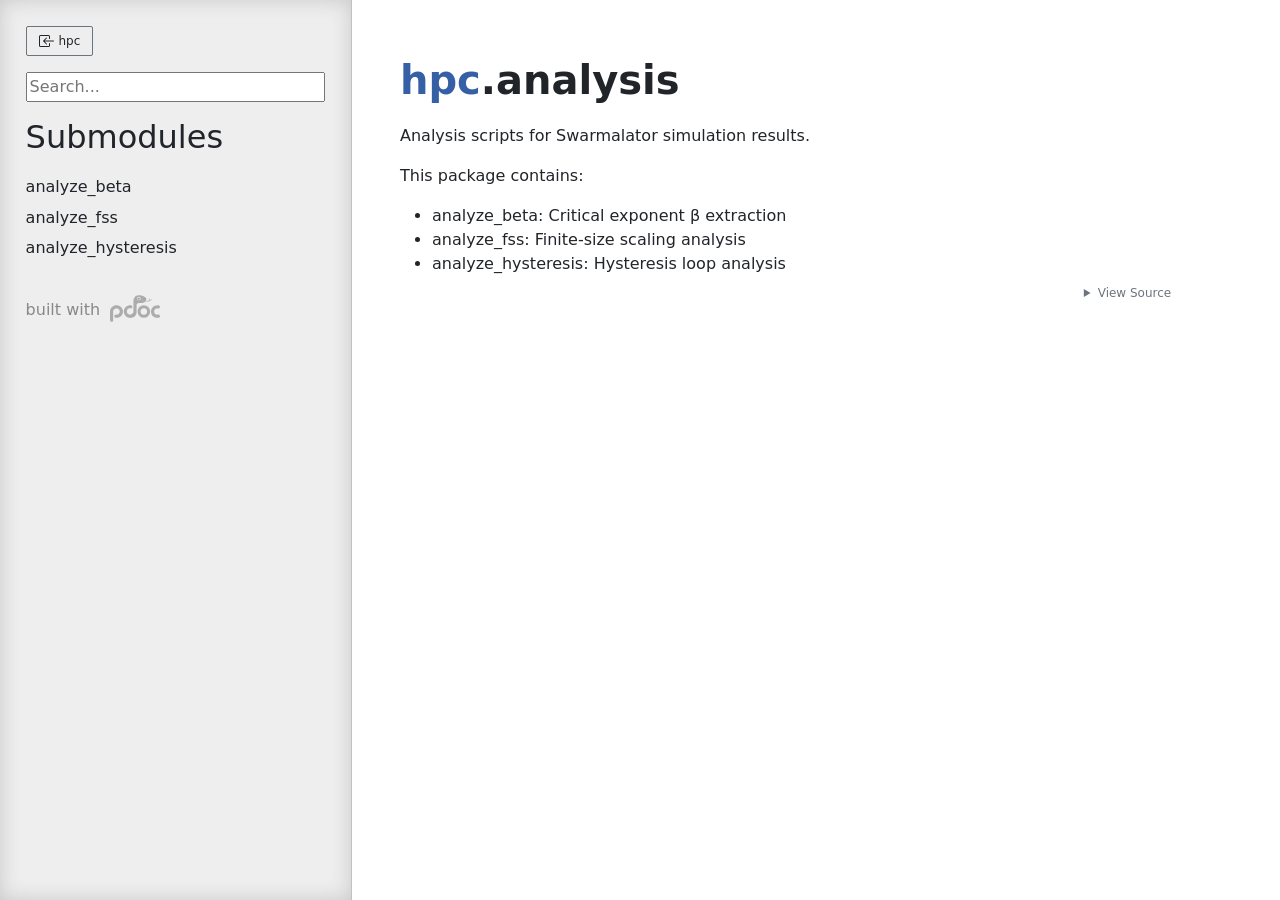
<file: docs/hpc/analysis.html>
<!doctype html>
<html lang="en">
<head>
    <meta charset="utf-8">
    <meta name="viewport" content="width=device-width, initial-scale=1">
    <meta name="generator" content="pdoc 16.0.0"/>
    <title>hpc.analysis API documentation</title>

    <style>/*! * Bootstrap Reboot v5.0.0 (https://getbootstrap.com/) * Copyright 2011-2021 The Bootstrap Authors * Copyright 2011-2021 Twitter, Inc. * Licensed under MIT (https://github.com/twbs/bootstrap/blob/main/LICENSE) * Forked from Normalize.css, licensed MIT (https://github.com/necolas/normalize.css/blob/master/LICENSE.md) */*,::after,::before{box-sizing:border-box}@media (prefers-reduced-motion:no-preference){:root{scroll-behavior:smooth}}body{margin:0;font-family:system-ui,-apple-system,"Segoe UI",Roboto,"Helvetica Neue",Arial,"Noto Sans","Liberation Sans",sans-serif,"Apple Color Emoji","Segoe UI Emoji","Segoe UI Symbol","Noto Color Emoji";font-size:1rem;font-weight:400;line-height:1.5;color:#212529;background-color:#fff;-webkit-text-size-adjust:100%;-webkit-tap-highlight-color:transparent}hr{margin:1rem 0;color:inherit;background-color:currentColor;border:0;opacity:.25}hr:not([size]){height:1px}h1,h2,h3,h4,h5,h6{margin-top:0;margin-bottom:.5rem;font-weight:500;line-height:1.2}h1{font-size:calc(1.375rem + 1.5vw)}@media (min-width:1200px){h1{font-size:2.5rem}}h2{font-size:calc(1.325rem + .9vw)}@media (min-width:1200px){h2{font-size:2rem}}h3{font-size:calc(1.3rem + .6vw)}@media (min-width:1200px){h3{font-size:1.75rem}}h4{font-size:calc(1.275rem + .3vw)}@media (min-width:1200px){h4{font-size:1.5rem}}h5{font-size:1.25rem}h6{font-size:1rem}p{margin-top:0;margin-bottom:1rem}abbr[data-bs-original-title],abbr[title]{-webkit-text-decoration:underline dotted;text-decoration:underline dotted;cursor:help;-webkit-text-decoration-skip-ink:none;text-decoration-skip-ink:none}address{margin-bottom:1rem;font-style:normal;line-height:inherit}ol,ul{padding-left:2rem}dl,ol,ul{margin-top:0;margin-bottom:1rem}ol ol,ol ul,ul ol,ul ul{margin-bottom:0}dt{font-weight:700}dd{margin-bottom:.5rem;margin-left:0}blockquote{margin:0 0 1rem}b,strong{font-weight:bolder}small{font-size:.875em}mark{padding:.2em;background-color:#fcf8e3}sub,sup{position:relative;font-size:.75em;line-height:0;vertical-align:baseline}sub{bottom:-.25em}sup{top:-.5em}a{color:#0d6efd;text-decoration:underline}a:hover{color:#0a58ca}a:not([href]):not([class]),a:not([href]):not([class]):hover{color:inherit;text-decoration:none}code,kbd,pre,samp{font-family:SFMono-Regular,Menlo,Monaco,Consolas,"Liberation Mono","Courier New",monospace;font-size:1em;direction:ltr;unicode-bidi:bidi-override}pre{display:block;margin-top:0;margin-bottom:1rem;overflow:auto;font-size:.875em}pre code{font-size:inherit;color:inherit;word-break:normal}code{font-size:.875em;color:#d63384;word-wrap:break-word}a>code{color:inherit}kbd{padding:.2rem .4rem;font-size:.875em;color:#fff;background-color:#212529;border-radius:.2rem}kbd kbd{padding:0;font-size:1em;font-weight:700}figure{margin:0 0 1rem}img,svg{vertical-align:middle}table{caption-side:bottom;border-collapse:collapse}caption{padding-top:.5rem;padding-bottom:.5rem;color:#6c757d;text-align:left}th{text-align:inherit;text-align:-webkit-match-parent}tbody,td,tfoot,th,thead,tr{border-color:inherit;border-style:solid;border-width:0}label{display:inline-block}button{border-radius:0}button:focus:not(:focus-visible){outline:0}button,input,optgroup,select,textarea{margin:0;font-family:inherit;font-size:inherit;line-height:inherit}button,select{text-transform:none}[role=button]{cursor:pointer}select{word-wrap:normal}select:disabled{opacity:1}[list]::-webkit-calendar-picker-indicator{display:none}[type=button],[type=reset],[type=submit],button{-webkit-appearance:button}[type=button]:not(:disabled),[type=reset]:not(:disabled),[type=submit]:not(:disabled),button:not(:disabled){cursor:pointer}::-moz-focus-inner{padding:0;border-style:none}textarea{resize:vertical}fieldset{min-width:0;padding:0;margin:0;border:0}legend{float:left;width:100%;padding:0;margin-bottom:.5rem;font-size:calc(1.275rem + .3vw);line-height:inherit}@media (min-width:1200px){legend{font-size:1.5rem}}legend+*{clear:left}::-webkit-datetime-edit-day-field,::-webkit-datetime-edit-fields-wrapper,::-webkit-datetime-edit-hour-field,::-webkit-datetime-edit-minute,::-webkit-datetime-edit-month-field,::-webkit-datetime-edit-text,::-webkit-datetime-edit-year-field{padding:0}::-webkit-inner-spin-button{height:auto}[type=search]{outline-offset:-2px;-webkit-appearance:textfield}::-webkit-search-decoration{-webkit-appearance:none}::-webkit-color-swatch-wrapper{padding:0}::file-selector-button{font:inherit}::-webkit-file-upload-button{font:inherit;-webkit-appearance:button}output{display:inline-block}iframe{border:0}summary{display:list-item;cursor:pointer}progress{vertical-align:baseline}[hidden]{display:none!important}</style>
    <style>/*! syntax-highlighting.css */pre{line-height:125%;}span.linenos{color:inherit; background-color:transparent; padding-left:5px; padding-right:20px;}.pdoc-code .hll{background-color:#ffffcc}.pdoc-code{background:#f8f8f8;}.pdoc-code .c{color:#3D7B7B; font-style:italic}.pdoc-code .err{border:1px solid #FF0000}.pdoc-code .k{color:#008000; font-weight:bold}.pdoc-code .o{color:#666666}.pdoc-code .ch{color:#3D7B7B; font-style:italic}.pdoc-code .cm{color:#3D7B7B; font-style:italic}.pdoc-code .cp{color:#9C6500}.pdoc-code .cpf{color:#3D7B7B; font-style:italic}.pdoc-code .c1{color:#3D7B7B; font-style:italic}.pdoc-code .cs{color:#3D7B7B; font-style:italic}.pdoc-code .gd{color:#A00000}.pdoc-code .ge{font-style:italic}.pdoc-code .gr{color:#E40000}.pdoc-code .gh{color:#000080; font-weight:bold}.pdoc-code .gi{color:#008400}.pdoc-code .go{color:#717171}.pdoc-code .gp{color:#000080; font-weight:bold}.pdoc-code .gs{font-weight:bold}.pdoc-code .gu{color:#800080; font-weight:bold}.pdoc-code .gt{color:#0044DD}.pdoc-code .kc{color:#008000; font-weight:bold}.pdoc-code .kd{color:#008000; font-weight:bold}.pdoc-code .kn{color:#008000; font-weight:bold}.pdoc-code .kp{color:#008000}.pdoc-code .kr{color:#008000; font-weight:bold}.pdoc-code .kt{color:#B00040}.pdoc-code .m{color:#666666}.pdoc-code .s{color:#BA2121}.pdoc-code .na{color:#687822}.pdoc-code .nb{color:#008000}.pdoc-code .nc{color:#0000FF; font-weight:bold}.pdoc-code .no{color:#880000}.pdoc-code .nd{color:#AA22FF}.pdoc-code .ni{color:#717171; font-weight:bold}.pdoc-code .ne{color:#CB3F38; font-weight:bold}.pdoc-code .nf{color:#0000FF}.pdoc-code .nl{color:#767600}.pdoc-code .nn{color:#0000FF; font-weight:bold}.pdoc-code .nt{color:#008000; font-weight:bold}.pdoc-code .nv{color:#19177C}.pdoc-code .ow{color:#AA22FF; font-weight:bold}.pdoc-code .w{color:#bbbbbb}.pdoc-code .mb{color:#666666}.pdoc-code .mf{color:#666666}.pdoc-code .mh{color:#666666}.pdoc-code .mi{color:#666666}.pdoc-code .mo{color:#666666}.pdoc-code .sa{color:#BA2121}.pdoc-code .sb{color:#BA2121}.pdoc-code .sc{color:#BA2121}.pdoc-code .dl{color:#BA2121}.pdoc-code .sd{color:#BA2121; font-style:italic}.pdoc-code .s2{color:#BA2121}.pdoc-code .se{color:#AA5D1F; font-weight:bold}.pdoc-code .sh{color:#BA2121}.pdoc-code .si{color:#A45A77; font-weight:bold}.pdoc-code .sx{color:#008000}.pdoc-code .sr{color:#A45A77}.pdoc-code .s1{color:#BA2121}.pdoc-code .ss{color:#19177C}.pdoc-code .bp{color:#008000}.pdoc-code .fm{color:#0000FF}.pdoc-code .vc{color:#19177C}.pdoc-code .vg{color:#19177C}.pdoc-code .vi{color:#19177C}.pdoc-code .vm{color:#19177C}.pdoc-code .il{color:#666666}</style>
    <style>/*! theme.css */:root{--pdoc-background:#fff;}.pdoc{--text:#212529;--muted:#6c757d;--link:#3660a5;--link-hover:#1659c5;--code:#f8f8f8;--active:#fff598;--accent:#eee;--accent2:#c1c1c1;--nav-hover:rgba(255, 255, 255, 0.5);--name:#0066BB;--def:#008800;--annotation:#007020;}</style>
    <style>/*! layout.css */html, body{width:100%;height:100%;}html, main{scroll-behavior:smooth;}body{background-color:var(--pdoc-background);}@media (max-width:769px){#navtoggle{cursor:pointer;position:absolute;width:50px;height:40px;top:1rem;right:1rem;border-color:var(--text);color:var(--text);display:flex;opacity:0.8;z-index:999;}#navtoggle:hover{opacity:1;}#togglestate + div{display:none;}#togglestate:checked + div{display:inherit;}main, header{padding:2rem 3vw;}header + main{margin-top:-3rem;}.git-button{display:none !important;}nav input[type="search"]{max-width:77%;}nav input[type="search"]:first-child{margin-top:-6px;}nav input[type="search"]:valid ~ *{display:none !important;}}@media (min-width:770px){:root{--sidebar-width:clamp(12.5rem, 28vw, 22rem);}nav{position:fixed;overflow:auto;height:100vh;width:var(--sidebar-width);}main, header{padding:3rem 2rem 3rem calc(var(--sidebar-width) + 3rem);width:calc(54rem + var(--sidebar-width));max-width:100%;}header + main{margin-top:-4rem;}#navtoggle{display:none;}}#togglestate{position:absolute;height:0;opacity:0;}nav.pdoc{--pad:clamp(0.5rem, 2vw, 1.75rem);--indent:1.5rem;background-color:var(--accent);border-right:1px solid var(--accent2);box-shadow:0 0 20px rgba(50, 50, 50, .2) inset;padding:0 0 0 var(--pad);overflow-wrap:anywhere;scrollbar-width:thin; scrollbar-color:var(--accent2) transparent; z-index:1}nav.pdoc::-webkit-scrollbar{width:.4rem; }nav.pdoc::-webkit-scrollbar-thumb{background-color:var(--accent2); }nav.pdoc > div{padding:var(--pad) 0;}nav.pdoc .module-list-button{display:inline-flex;align-items:center;color:var(--text);border-color:var(--muted);margin-bottom:1rem;}nav.pdoc .module-list-button:hover{border-color:var(--text);}nav.pdoc input[type=search]{display:block;outline-offset:0;width:calc(100% - var(--pad));}nav.pdoc .logo{max-width:calc(100% - var(--pad));max-height:35vh;display:block;margin:0 auto 1rem;transform:translate(calc(-.5 * var(--pad)), 0);}nav.pdoc ul{list-style:none;padding-left:0;}nav.pdoc > div > ul{margin-left:calc(0px - var(--pad));}nav.pdoc li a{padding:.2rem 0 .2rem calc(var(--pad) + var(--indent));}nav.pdoc > div > ul > li > a{padding-left:var(--pad);}nav.pdoc li{transition:all 100ms;}nav.pdoc li:hover{background-color:var(--nav-hover);}nav.pdoc a, nav.pdoc a:hover{color:var(--text);}nav.pdoc a{display:block;}nav.pdoc > h2:first-of-type{margin-top:1.5rem;}nav.pdoc .class:before{content:"class ";color:var(--muted);}nav.pdoc .function:after{content:"()";color:var(--muted);}nav.pdoc footer:before{content:"";display:block;width:calc(100% - var(--pad));border-top:solid var(--accent2) 1px;margin-top:1.5rem;padding-top:.5rem;}nav.pdoc footer{font-size:small;}</style>
    <style>/*! content.css */.pdoc{color:var(--text);box-sizing:border-box;line-height:1.5;background:none;}.pdoc .pdoc-button{cursor:pointer;display:inline-block;border:solid black 1px;border-radius:2px;font-size:.75rem;padding:calc(0.5em - 1px) 1em;transition:100ms all;}.pdoc .alert{padding:1rem 1rem 1rem calc(1.5rem + 24px);border:1px solid transparent;border-radius:.25rem;background-repeat:no-repeat;background-position:.75rem center;margin-bottom:1rem;}.pdoc .alert > em{display:none;}.pdoc .alert > *:last-child{margin-bottom:0;}.pdoc .alert.note{color:#084298;background-color:#cfe2ff;border-color:#b6d4fe;background-image:url("data:image/svg+xml,%3Csvg%20xmlns%3D%22http%3A//www.w3.org/2000/svg%22%20width%3D%2224%22%20height%3D%2224%22%20fill%3D%22%23084298%22%20viewBox%3D%220%200%2016%2016%22%3E%3Cpath%20d%3D%22M8%2016A8%208%200%201%200%208%200a8%208%200%200%200%200%2016zm.93-9.412-1%204.705c-.07.34.029.533.304.533.194%200%20.487-.07.686-.246l-.088.416c-.287.346-.92.598-1.465.598-.703%200-1.002-.422-.808-1.319l.738-3.468c.064-.293.006-.399-.287-.47l-.451-.081.082-.381%202.29-.287zM8%205.5a1%201%200%201%201%200-2%201%201%200%200%201%200%202z%22/%3E%3C/svg%3E");}.pdoc .alert.tip{color:#0a3622;background-color:#d1e7dd;border-color:#a3cfbb;background-image:url("data:image/svg+xml,%3Csvg%20xmlns%3D%22http%3A//www.w3.org/2000/svg%22%20width%3D%2224%22%20height%3D%2224%22%20fill%3D%22%230a3622%22%20viewBox%3D%220%200%2016%2016%22%3E%3Cpath%20d%3D%22M2%206a6%206%200%201%201%2010.174%204.31c-.203.196-.359.4-.453.619l-.762%201.769A.5.5%200%200%201%2010.5%2013a.5.5%200%200%201%200%201%20.5.5%200%200%201%200%201l-.224.447a1%201%200%200%201-.894.553H6.618a1%201%200%200%201-.894-.553L5.5%2015a.5.5%200%200%201%200-1%20.5.5%200%200%201%200-1%20.5.5%200%200%201-.46-.302l-.761-1.77a2%202%200%200%200-.453-.618A5.98%205.98%200%200%201%202%206m6-5a5%205%200%200%200-3.479%208.592c.263.254.514.564.676.941L5.83%2012h4.342l.632-1.467c.162-.377.413-.687.676-.941A5%205%200%200%200%208%201%22/%3E%3C/svg%3E");}.pdoc .alert.important{color:#055160;background-color:#cff4fc;border-color:#9eeaf9;background-image:url("data:image/svg+xml,%3Csvg%20xmlns%3D%22http%3A//www.w3.org/2000/svg%22%20width%3D%2224%22%20height%3D%2224%22%20fill%3D%22%23055160%22%20viewBox%3D%220%200%2016%2016%22%3E%3Cpath%20d%3D%22M2%200a2%202%200%200%200-2%202v12a2%202%200%200%200%202%202h12a2%202%200%200%200%202-2V2a2%202%200%200%200-2-2zm6%204c.535%200%20.954.462.9.995l-.35%203.507a.552.552%200%200%201-1.1%200L7.1%204.995A.905.905%200%200%201%208%204m.002%206a1%201%200%201%201%200%202%201%201%200%200%201%200-2%22/%3E%3C/svg%3E");}.pdoc .alert.warning{color:#664d03;background-color:#fff3cd;border-color:#ffecb5;background-image:url("data:image/svg+xml,%3Csvg%20xmlns%3D%22http%3A//www.w3.org/2000/svg%22%20width%3D%2224%22%20height%3D%2224%22%20fill%3D%22%23664d03%22%20viewBox%3D%220%200%2016%2016%22%3E%3Cpath%20d%3D%22M8.982%201.566a1.13%201.13%200%200%200-1.96%200L.165%2013.233c-.457.778.091%201.767.98%201.767h13.713c.889%200%201.438-.99.98-1.767L8.982%201.566zM8%205c.535%200%20.954.462.9.995l-.35%203.507a.552.552%200%200%201-1.1%200L7.1%205.995A.905.905%200%200%201%208%205zm.002%206a1%201%200%201%201%200%202%201%201%200%200%201%200-2z%22/%3E%3C/svg%3E");}.pdoc .alert.caution{color:#842029;background-color:#f8d7da;border-color:#f5c2c7;background-image:url("data:image/svg+xml,%3Csvg%20xmlns%3D%22http%3A//www.w3.org/2000/svg%22%20width%3D%2224%22%20height%3D%2224%22%20fill%3D%22%23842029%22%20viewBox%3D%220%200%2016%2016%22%3E%3Cpath%20d%3D%22M11.46.146A.5.5%200%200%200%2011.107%200H4.893a.5.5%200%200%200-.353.146L.146%204.54A.5.5%200%200%200%200%204.893v6.214a.5.5%200%200%200%20.146.353l4.394%204.394a.5.5%200%200%200%20.353.146h6.214a.5.5%200%200%200%20.353-.146l4.394-4.394a.5.5%200%200%200%20.146-.353V4.893a.5.5%200%200%200-.146-.353zM8%204c.535%200%20.954.462.9.995l-.35%203.507a.552.552%200%200%201-1.1%200L7.1%204.995A.905.905%200%200%201%208%204m.002%206a1%201%200%201%201%200%202%201%201%200%200%201%200-2%22/%3E%3C/svg%3E");}.pdoc .alert.danger{color:#842029;background-color:#f8d7da;border-color:#f5c2c7;background-image:url("data:image/svg+xml,%3Csvg%20xmlns%3D%22http%3A//www.w3.org/2000/svg%22%20width%3D%2224%22%20height%3D%2224%22%20fill%3D%22%23842029%22%20viewBox%3D%220%200%2016%2016%22%3E%3Cpath%20d%3D%22M5.52.359A.5.5%200%200%201%206%200h4a.5.5%200%200%201%20.474.658L8.694%206H12.5a.5.5%200%200%201%20.395.807l-7%209a.5.5%200%200%201-.873-.454L6.823%209.5H3.5a.5.5%200%200%201-.48-.641l2.5-8.5z%22/%3E%3C/svg%3E");}.pdoc .visually-hidden{position:absolute !important;width:1px !important;height:1px !important;padding:0 !important;margin:-1px !important;overflow:hidden !important;clip:rect(0, 0, 0, 0) !important;white-space:nowrap !important;border:0 !important;}.pdoc h1, .pdoc h2, .pdoc h3{font-weight:300;margin:.3em 0;padding:.2em 0;}.pdoc > section:not(.module-info) h1{font-size:1.5rem;font-weight:500;}.pdoc > section:not(.module-info) h2{font-size:1.4rem;font-weight:500;}.pdoc > section:not(.module-info) h3{font-size:1.3rem;font-weight:500;}.pdoc > section:not(.module-info) h4{font-size:1.2rem;}.pdoc > section:not(.module-info) h5{font-size:1.1rem;}.pdoc a{text-decoration:none;color:var(--link);}.pdoc a:hover{color:var(--link-hover);}.pdoc blockquote{margin-left:2rem;}.pdoc pre{border-top:1px solid var(--accent2);border-bottom:1px solid var(--accent2);margin-top:0;margin-bottom:1em;padding:.5rem 0 .5rem .5rem;overflow-x:auto;background-color:var(--code);}.pdoc code{color:var(--text);padding:.2em .4em;margin:0;font-size:85%;background-color:var(--accent);border-radius:6px;}.pdoc a > code{color:inherit;}.pdoc pre > code{display:inline-block;font-size:inherit;background:none;border:none;padding:0;}.pdoc > section:not(.module-info){margin-bottom:1.5rem;}.pdoc .modulename{margin-top:0;font-weight:bold;}.pdoc .modulename a{color:var(--link);transition:100ms all;}.pdoc .git-button{float:right;border:solid var(--link) 1px;}.pdoc .git-button:hover{background-color:var(--link);color:var(--pdoc-background);}.view-source-toggle-state,.view-source-toggle-state ~ .pdoc-code{display:none;}.view-source-toggle-state:checked ~ .pdoc-code{display:block;}.view-source-button{display:inline-block;float:right;font-size:.75rem;line-height:1.5rem;color:var(--muted);padding:0 .4rem 0 1.3rem;cursor:pointer;text-indent:-2px;}.view-source-button > span{visibility:hidden;}.module-info .view-source-button{float:none;display:flex;justify-content:flex-end;margin:-1.2rem .4rem -.2rem 0;}.view-source-button::before{position:absolute;content:"View Source";display:list-item;list-style-type:disclosure-closed;}.view-source-toggle-state:checked ~ .attr .view-source-button::before,.view-source-toggle-state:checked ~ .view-source-button::before{list-style-type:disclosure-open;}.pdoc .docstring{margin-bottom:1.5rem;}.pdoc section:not(.module-info) .docstring{margin-left:clamp(0rem, 5vw - 2rem, 1rem);}.pdoc .docstring .pdoc-code{margin-left:1em;margin-right:1em;}.pdoc h1:target,.pdoc h2:target,.pdoc h3:target,.pdoc h4:target,.pdoc h5:target,.pdoc h6:target,.pdoc .pdoc-code > pre > span:target{background-color:var(--active);box-shadow:-1rem 0 0 0 var(--active);}.pdoc .pdoc-code > pre > span:target{display:block;}.pdoc div:target > .attr,.pdoc section:target > .attr,.pdoc dd:target > a{background-color:var(--active);}.pdoc *{scroll-margin:2rem;}.pdoc .pdoc-code .linenos{user-select:none;}.pdoc .attr:hover{filter:contrast(0.95);}.pdoc section, .pdoc .classattr{position:relative;}.pdoc .headerlink{--width:clamp(1rem, 3vw, 2rem);position:absolute;top:0;left:calc(0rem - var(--width));transition:all 100ms ease-in-out;opacity:0;}.pdoc .headerlink::before{content:"#";display:block;text-align:center;width:var(--width);height:2.3rem;line-height:2.3rem;font-size:1.5rem;}.pdoc .attr:hover ~ .headerlink,.pdoc *:target > .headerlink,.pdoc .headerlink:hover{opacity:1;}.pdoc .attr{display:block;margin:.5rem 0 .5rem;padding:.4rem .4rem .4rem 1rem;background-color:var(--accent);overflow-x:auto;}.pdoc .classattr{margin-left:2rem;}.pdoc .decorator-deprecated{color:#842029;}.pdoc .decorator-deprecated ~ span{filter:grayscale(1) opacity(0.8);}.pdoc .name{color:var(--name);font-weight:bold;}.pdoc .def{color:var(--def);font-weight:bold;}.pdoc .signature{background-color:transparent;}.pdoc .param, .pdoc .return-annotation{white-space:pre;}.pdoc .signature.multiline .param{display:block;}.pdoc .signature.condensed .param{display:inline-block;}.pdoc .annotation{color:var(--annotation);}.pdoc .view-value-toggle-state,.pdoc .view-value-toggle-state ~ .default_value{display:none;}.pdoc .view-value-toggle-state:checked ~ .default_value{display:inherit;}.pdoc .view-value-button{font-size:.5rem;vertical-align:middle;border-style:dashed;margin-top:-0.1rem;}.pdoc .view-value-button:hover{background:white;}.pdoc .view-value-button::before{content:"show";text-align:center;width:2.2em;display:inline-block;}.pdoc .view-value-toggle-state:checked ~ .view-value-button::before{content:"hide";}.pdoc .inherited{margin-left:2rem;}.pdoc .inherited dt{font-weight:700;}.pdoc .inherited dt, .pdoc .inherited dd{display:inline;margin-left:0;margin-bottom:.5rem;}.pdoc .inherited dd:not(:last-child):after{content:", ";}.pdoc .inherited .class:before{content:"class ";}.pdoc .inherited .function a:after{content:"()";}.pdoc .search-result .docstring{overflow:auto;max-height:25vh;}.pdoc .search-result.focused > .attr{background-color:var(--active);}.pdoc .attribution{margin-top:2rem;display:block;opacity:0.5;transition:all 200ms;filter:grayscale(100%);}.pdoc .attribution:hover{opacity:1;filter:grayscale(0%);}.pdoc .attribution img{margin-left:5px;height:27px;vertical-align:bottom;width:50px;transition:all 200ms;}.pdoc table{display:block;width:max-content;max-width:100%;overflow:auto;margin-bottom:1rem;}.pdoc table th{font-weight:600;}.pdoc table th, .pdoc table td{padding:6px 13px;border:1px solid var(--accent2);}</style>
    <style>/*! custom.css */</style></head>
<body>
    <nav class="pdoc">
        <label id="navtoggle" for="togglestate" class="pdoc-button"><svg xmlns='http://www.w3.org/2000/svg' viewBox='0 0 30 30'><path stroke-linecap='round' stroke="currentColor" stroke-miterlimit='10' stroke-width='2' d='M4 7h22M4 15h22M4 23h22'/></svg></label>
        <input id="togglestate" type="checkbox" aria-hidden="true" tabindex="-1">
        <div>            <a class="pdoc-button module-list-button" href="../hpc.html">
<svg xmlns="http://www.w3.org/2000/svg" width="16" height="16" fill="currentColor" class="bi bi-box-arrow-in-left" viewBox="0 0 16 16">
  <path fill-rule="evenodd" d="M10 3.5a.5.5 0 0 0-.5-.5h-8a.5.5 0 0 0-.5.5v9a.5.5 0 0 0 .5.5h8a.5.5 0 0 0 .5-.5v-2a.5.5 0 0 1 1 0v2A1.5 1.5 0 0 1 9.5 14h-8A1.5 1.5 0 0 1 0 12.5v-9A1.5 1.5 0 0 1 1.5 2h8A1.5 1.5 0 0 1 11 3.5v2a.5.5 0 0 1-1 0v-2z"/>
  <path fill-rule="evenodd" d="M4.146 8.354a.5.5 0 0 1 0-.708l3-3a.5.5 0 1 1 .708.708L5.707 7.5H14.5a.5.5 0 0 1 0 1H5.707l2.147 2.146a.5.5 0 0 1-.708.708l-3-3z"/>
</svg>                &nbsp;hpc</a>


            <input type="search" placeholder="Search..." role="searchbox" aria-label="search"
                   pattern=".+" required>


            <h2>Submodules</h2>
            <ul>
                    <li><a href="analysis/analyze_beta.html">analyze_beta</a></li>
                    <li><a href="analysis/analyze_fss.html">analyze_fss</a></li>
                    <li><a href="analysis/analyze_hysteresis.html">analyze_hysteresis</a></li>
            </ul>



        <a class="attribution" title="pdoc: Python API documentation generator" href="https://pdoc.dev" target="_blank">
            built with <span class="visually-hidden">pdoc</span><img
                alt="pdoc logo"
                src="data:image/svg+xml,%3Csvg%20xmlns%3D%22http%3A//www.w3.org/2000/svg%22%20role%3D%22img%22%20aria-label%3D%22pdoc%20logo%22%20width%3D%22300%22%20height%3D%22160%22%20viewBox%3D%220%200%20150%2080%22%3E%3Ctitle%3Epdoc%3C/title%3E%3Cpath%20d%3D%22M132.316%2048.886c.276-4.679%202.342-6.698%204.409-7.982s4.27-1.165%206.751-1.055c1.586.07%203.044.156%204.222-.482%201.142-.619%202.026-1.932%202.162-3.739.268-3.576-1.929-5.368-5.006-5.551s-7.599.524-10.517%201.606c-4.455%201.652-8.588%206.606-9.552%208.992s-2.342%206.193-1.745%2010.873%202.664%209.221%205.878%2011.79%205.878%203.808%2010.103%204.312%203.444.229%206.062.229%205.006-2.202%204.914-4.909-2.296-5.001-4.501-4.863-3.077.505-5.281.229-7.715-2.064-7.899-9.451z%22%20fill%3D%22%23198754%22/%3E%3Ccircle%20cx%3D%22101.504%22%20cy%3D%2248.943%22%20r%3D%2214.208%22%20fill%3D%22none%22%20stroke%3D%22%23198754%22%20stroke-width%3D%229.354%22/%3E%3Cpath%20d%3D%22M87.81.002c-3.637.065-5.001.454-7.014%201.232s-3.443%201.363-6.3%204.282c-1.723%201.76-3.148%205.019-3.776%207.329-.413%201.521-.316%202.63-.316%202.63l-.195%2034.612c.065%205.774-6.755%208.305-9.612%208.37s-9.678-1.038-9.743-9.408%207.128-9.521%208.362-9.521c1.413-.13%202.526-.021%203.718-.016%202.071.009%204.157-.778%204.092-4.671s-4.157-4.736-4.157-4.736c-6.3-.843-11.43%202.206-11.43%202.206S40.917%2038.15%2041.372%2049.634%2051.568%2068.19%2061.311%2068.125s18.316-7.007%2018.445-17.193l.13-22.772c.046-2.291%202.683-3.644%204.476-4.203.745-.232%201.694-.274%201.694-.274l10.457-.13s4.871-.324%207.729-3.114%204.352-6.294%204.352-6.294.974-3.049.13-4.606-.195-1.233-2.792-3.309-8.573-4.477-8.573-4.477S91.447-.063%2087.81.002zM0%2047.169l.065%2028.417S0%2080.127%204.481%2079.997s5.072-3.866%205.049-4.152l-.113-28.482s1.624-7.656%209.937-7.721%2010.002%206.942%2010.002%208.499-.909%2010.51-9.093%2010.51c-.948%200-2.99-.567-4.145-.272-3.919%201-3.194%204.554-3.194%204.554s.065%205.061%207.404%204.996%2018.575-6.034%2018.575-19.074S26.953%2030.04%2019.549%2029.91%201.234%2035.296%200%2047.169z%22%20fill%3D%22%23198754%22/%3E%3Cg%20transform%3D%22matrix%28.325601%200%200%20.325256%20-10.32669%20-45.802786%29%22%3E%3Ccircle%20cx%3D%22297.554%22%20cy%3D%22172.286%22%20r%3D%2216.5%22%20fill%3D%22%23fff%22/%3E%3Cellipse%20cx%3D%22297.709%22%20cy%3D%22172.642%22%20rx%3D%2211.071%22%20ry%3D%2210.871%22%20fill%3D%22%23105a48%22/%3E%3Ccircle%20cx%3D%22304.104%22%20cy%3D%22167.667%22%20r%3D%224.5%22%20fill%3D%22%23fff%22/%3E%3C/g%3E%3Cpath%20d%3D%22M94.661%2017.032l.893-1.476s.99.714%201.916.925%201.575.114%202.955.114l14.565-.162c1.283-.032%203.085-.762%203.02-3.293s-.373-3.503-.373-3.503l1.283-.487s.52.503.877%201.573.309%201.995.292%202.66-.227%201.541-.227%201.541%201.564-.308%202.359-1.038.823-.779%201.489-1.508.812-.86.812-.86.552-.13.877.26.341.957.065%201.46-1.672%202.206-3.247%203.066-2.76%201.427-3.929%201.768-3.848.73-7.063.714l-10.944-.114s-2.143-.081-3.02-.373-2.241-.973-2.598-1.265z%22%20fill%3D%22%23d36d49%22/%3E%3Cg%20fill%3D%22%23105a48%22%3E%3Cellipse%20cx%3D%2293.052%22%20cy%3D%2243.567%22%20rx%3D%22.869%22%20ry%3D%221.014%22%20transform%3D%22rotate%28341.022%29%22/%3E%3Cellipse%20cx%3D%22104.3%22%20cy%3D%22-16.184%22%20rx%3D%22.865%22%20ry%3D%221.009%22%20transform%3D%22rotate%2814.786%29%22/%3E%3C/g%3E%3C/svg%3E"/>
        </a>
</div>
    </nav>
    <main class="pdoc">
            <section class="module-info">
                    <h1 class="modulename">
<a href="./../hpc.html">hpc</a><wbr>.analysis    </h1>

                        <div class="docstring"><p>Analysis scripts for Swarmalator simulation results.</p>

<p>This package contains:</p>

<ul>
<li>analyze_beta: Critical exponent β extraction</li>
<li>analyze_fss: Finite-size scaling analysis</li>
<li>analyze_hysteresis: Hysteresis loop analysis</li>
</ul>
</div>

                        <input id="mod-analysis-view-source" class="view-source-toggle-state" type="checkbox" aria-hidden="true" tabindex="-1">

                        <label class="view-source-button" for="mod-analysis-view-source"><span>View Source</span></label>

                        <div class="pdoc-code codehilite"><pre><span></span><span id="L-1"><a href="#L-1"><span class="linenos">1</span></a><span class="sd">&quot;&quot;&quot;Analysis scripts for Swarmalator simulation results.</span>
</span><span id="L-2"><a href="#L-2"><span class="linenos">2</span></a>
</span><span id="L-3"><a href="#L-3"><span class="linenos">3</span></a><span class="sd">This package contains:</span>
</span><span id="L-4"><a href="#L-4"><span class="linenos">4</span></a><span class="sd">- analyze_beta: Critical exponent β extraction</span>
</span><span id="L-5"><a href="#L-5"><span class="linenos">5</span></a><span class="sd">- analyze_fss: Finite-size scaling analysis</span>
</span><span id="L-6"><a href="#L-6"><span class="linenos">6</span></a><span class="sd">- analyze_hysteresis: Hysteresis loop analysis</span>
</span><span id="L-7"><a href="#L-7"><span class="linenos">7</span></a><span class="sd">&quot;&quot;&quot;</span>
</span></pre></div>


            </section>
    </main>
<script>
    function escapeHTML(html) {
        return document.createElement('div').appendChild(document.createTextNode(html)).parentNode.innerHTML;
    }

    const originalContent = document.querySelector("main.pdoc");
    let currentContent = originalContent;

    function setContent(innerHTML) {
        let elem;
        if (innerHTML) {
            elem = document.createElement("main");
            elem.classList.add("pdoc");
            elem.innerHTML = innerHTML;
        } else {
            elem = originalContent;
        }
        if (currentContent !== elem) {
            currentContent.replaceWith(elem);
            currentContent = elem;
        }
    }

    function getSearchTerm() {
        return (new URL(window.location)).searchParams.get("search");
    }

    const searchBox = document.querySelector(".pdoc input[type=search]");
    searchBox.addEventListener("input", function () {
        let url = new URL(window.location);
        if (searchBox.value.trim()) {
            url.hash = "";
            url.searchParams.set("search", searchBox.value);
        } else {
            url.searchParams.delete("search");
        }
        history.replaceState("", "", url.toString());
        onInput();
    });
    window.addEventListener("popstate", onInput);


    let search, searchErr;

    async function initialize() {
        try {
            search = await new Promise((resolve, reject) => {
                const script = document.createElement("script");
                script.type = "text/javascript";
                script.async = true;
                script.onload = () => resolve(window.pdocSearch);
                script.onerror = (e) => reject(e);
                script.src = "../search.js";
                document.getElementsByTagName("head")[0].appendChild(script);
            });
        } catch (e) {
            console.error("Cannot fetch pdoc search index");
            searchErr = "Cannot fetch search index.";
        }
        onInput();

        document.querySelector("nav.pdoc").addEventListener("click", e => {
            if (e.target.hash) {
                searchBox.value = "";
                searchBox.dispatchEvent(new Event("input"));
            }
        });
    }

    function onInput() {
        setContent((() => {
            const term = getSearchTerm();
            if (!term) {
                return null
            }
            if (searchErr) {
                return `<h3>Error: ${searchErr}</h3>`
            }
            if (!search) {
                return "<h3>Searching...</h3>"
            }

            window.scrollTo({top: 0, left: 0, behavior: 'auto'});

            const results = search(term);

            let html;
            if (results.length === 0) {
                html = `No search results for '${escapeHTML(term)}'.`
            } else {
                html = `<h4>${results.length} search result${results.length > 1 ? "s" : ""} for '${escapeHTML(term)}'.</h4>`;
            }
            for (let result of results.slice(0, 10)) {
                let doc = result.doc;
                let url = `../${doc.modulename.replaceAll(".", "/")}.html`;
                if (doc.qualname) {
                    url += `#${doc.qualname}`;
                }

                let heading;
                switch (result.doc.kind) {
                    case "function":
                        if (doc.fullname.endsWith(".__init__")) {
                            heading = `<span class="name">${doc.fullname.replace(/\.__init__$/, "")}</span>${doc.signature}`;
                        } else {
                            heading = `<span class="def">${doc.funcdef}</span> <span class="name">${doc.fullname}</span>${doc.signature}`;
                        }
                        break;
                    case "class":
                        heading = `<span class="def">class</span> <span class="name">${doc.fullname}</span>`;
                        if (doc.bases)
                            heading += `<wbr>(<span class="base">${doc.bases}</span>)`;
                        heading += `:`;
                        break;
                    case "variable":
                        heading = `<span class="name">${doc.fullname}</span>`;
                        if (doc.annotation)
                            heading += `<span class="annotation">${doc.annotation}</span>`;
                        if (doc.default_value)
                            heading += `<span class="default_value"> = ${doc.default_value}</span>`;
                        break;
                    default:
                        heading = `<span class="name">${doc.fullname}</span>`;
                        break;
                }
                html += `
                        <section class="search-result">
                        <a href="${url}" class="attr ${doc.kind}">${heading}</a>
                        <div class="docstring">${doc.doc}</div>
                        </section>
                    `;

            }
            return html;
        })());
    }

    if (getSearchTerm()) {
        initialize();
        searchBox.value = getSearchTerm();
        onInput();
    } else {
        searchBox.addEventListener("focus", initialize, {once: true});
    }

    searchBox.addEventListener("keydown", e => {
        if (["ArrowDown", "ArrowUp", "Enter"].includes(e.key)) {
            let focused = currentContent.querySelector(".search-result.focused");
            if (!focused) {
                currentContent.querySelector(".search-result").classList.add("focused");
            } else if (
                e.key === "ArrowDown"
                && focused.nextElementSibling
                && focused.nextElementSibling.classList.contains("search-result")
            ) {
                focused.classList.remove("focused");
                focused.nextElementSibling.classList.add("focused");
                focused.nextElementSibling.scrollIntoView({
                    behavior: "smooth",
                    block: "nearest",
                    inline: "nearest"
                });
            } else if (
                e.key === "ArrowUp"
                && focused.previousElementSibling
                && focused.previousElementSibling.classList.contains("search-result")
            ) {
                focused.classList.remove("focused");
                focused.previousElementSibling.classList.add("focused");
                focused.previousElementSibling.scrollIntoView({
                    behavior: "smooth",
                    block: "nearest",
                    inline: "nearest"
                });
            } else if (
                e.key === "Enter"
            ) {
                focused.querySelector("a").click();
            }
        }
    });
</script></body>
</html>
</file>
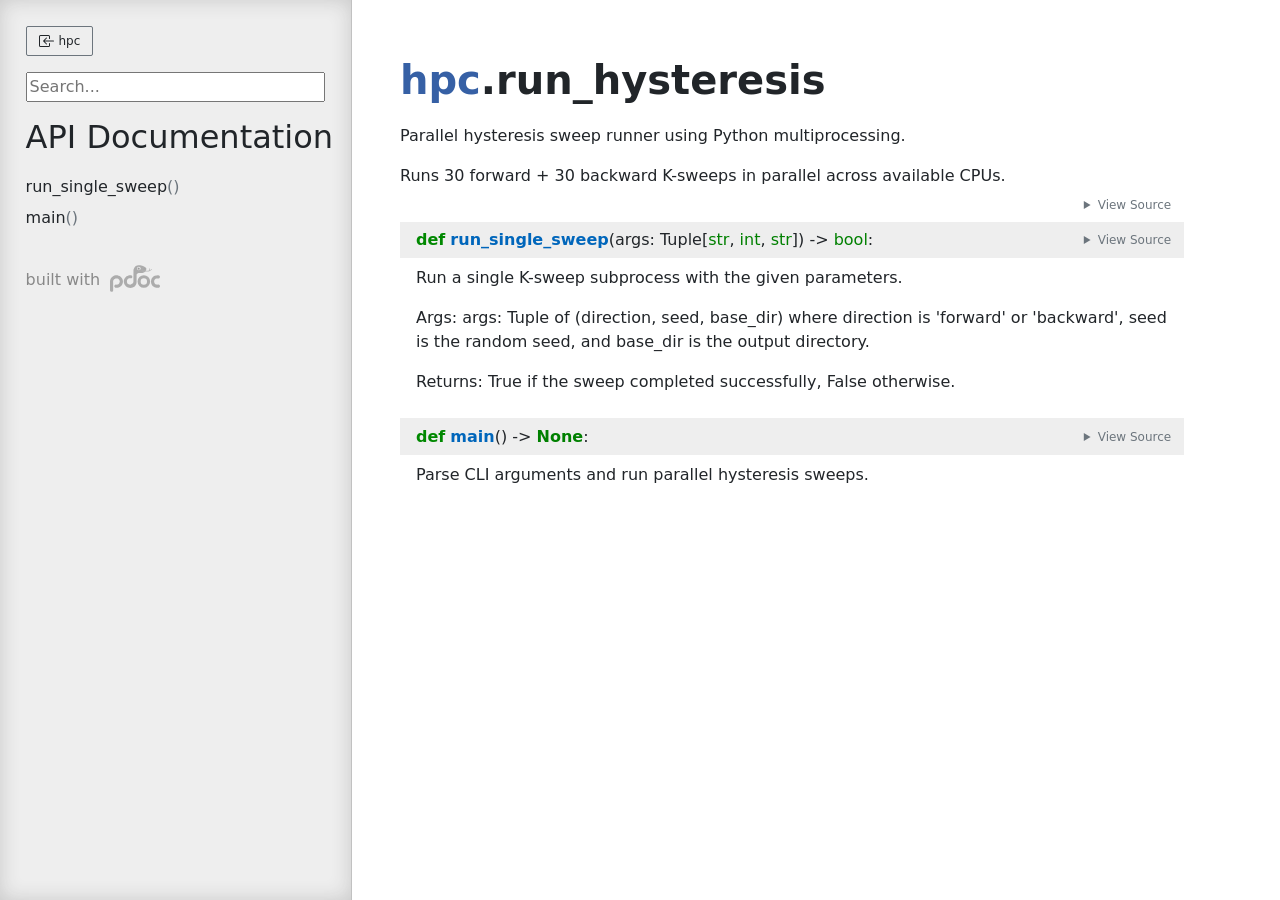
<file: docs/hpc/run_hysteresis.html>
<!doctype html>
<html lang="en">
<head>
    <meta charset="utf-8">
    <meta name="viewport" content="width=device-width, initial-scale=1">
    <meta name="generator" content="pdoc 16.0.0"/>
    <title>hpc.run_hysteresis API documentation</title>

    <style>/*! * Bootstrap Reboot v5.0.0 (https://getbootstrap.com/) * Copyright 2011-2021 The Bootstrap Authors * Copyright 2011-2021 Twitter, Inc. * Licensed under MIT (https://github.com/twbs/bootstrap/blob/main/LICENSE) * Forked from Normalize.css, licensed MIT (https://github.com/necolas/normalize.css/blob/master/LICENSE.md) */*,::after,::before{box-sizing:border-box}@media (prefers-reduced-motion:no-preference){:root{scroll-behavior:smooth}}body{margin:0;font-family:system-ui,-apple-system,"Segoe UI",Roboto,"Helvetica Neue",Arial,"Noto Sans","Liberation Sans",sans-serif,"Apple Color Emoji","Segoe UI Emoji","Segoe UI Symbol","Noto Color Emoji";font-size:1rem;font-weight:400;line-height:1.5;color:#212529;background-color:#fff;-webkit-text-size-adjust:100%;-webkit-tap-highlight-color:transparent}hr{margin:1rem 0;color:inherit;background-color:currentColor;border:0;opacity:.25}hr:not([size]){height:1px}h1,h2,h3,h4,h5,h6{margin-top:0;margin-bottom:.5rem;font-weight:500;line-height:1.2}h1{font-size:calc(1.375rem + 1.5vw)}@media (min-width:1200px){h1{font-size:2.5rem}}h2{font-size:calc(1.325rem + .9vw)}@media (min-width:1200px){h2{font-size:2rem}}h3{font-size:calc(1.3rem + .6vw)}@media (min-width:1200px){h3{font-size:1.75rem}}h4{font-size:calc(1.275rem + .3vw)}@media (min-width:1200px){h4{font-size:1.5rem}}h5{font-size:1.25rem}h6{font-size:1rem}p{margin-top:0;margin-bottom:1rem}abbr[data-bs-original-title],abbr[title]{-webkit-text-decoration:underline dotted;text-decoration:underline dotted;cursor:help;-webkit-text-decoration-skip-ink:none;text-decoration-skip-ink:none}address{margin-bottom:1rem;font-style:normal;line-height:inherit}ol,ul{padding-left:2rem}dl,ol,ul{margin-top:0;margin-bottom:1rem}ol ol,ol ul,ul ol,ul ul{margin-bottom:0}dt{font-weight:700}dd{margin-bottom:.5rem;margin-left:0}blockquote{margin:0 0 1rem}b,strong{font-weight:bolder}small{font-size:.875em}mark{padding:.2em;background-color:#fcf8e3}sub,sup{position:relative;font-size:.75em;line-height:0;vertical-align:baseline}sub{bottom:-.25em}sup{top:-.5em}a{color:#0d6efd;text-decoration:underline}a:hover{color:#0a58ca}a:not([href]):not([class]),a:not([href]):not([class]):hover{color:inherit;text-decoration:none}code,kbd,pre,samp{font-family:SFMono-Regular,Menlo,Monaco,Consolas,"Liberation Mono","Courier New",monospace;font-size:1em;direction:ltr;unicode-bidi:bidi-override}pre{display:block;margin-top:0;margin-bottom:1rem;overflow:auto;font-size:.875em}pre code{font-size:inherit;color:inherit;word-break:normal}code{font-size:.875em;color:#d63384;word-wrap:break-word}a>code{color:inherit}kbd{padding:.2rem .4rem;font-size:.875em;color:#fff;background-color:#212529;border-radius:.2rem}kbd kbd{padding:0;font-size:1em;font-weight:700}figure{margin:0 0 1rem}img,svg{vertical-align:middle}table{caption-side:bottom;border-collapse:collapse}caption{padding-top:.5rem;padding-bottom:.5rem;color:#6c757d;text-align:left}th{text-align:inherit;text-align:-webkit-match-parent}tbody,td,tfoot,th,thead,tr{border-color:inherit;border-style:solid;border-width:0}label{display:inline-block}button{border-radius:0}button:focus:not(:focus-visible){outline:0}button,input,optgroup,select,textarea{margin:0;font-family:inherit;font-size:inherit;line-height:inherit}button,select{text-transform:none}[role=button]{cursor:pointer}select{word-wrap:normal}select:disabled{opacity:1}[list]::-webkit-calendar-picker-indicator{display:none}[type=button],[type=reset],[type=submit],button{-webkit-appearance:button}[type=button]:not(:disabled),[type=reset]:not(:disabled),[type=submit]:not(:disabled),button:not(:disabled){cursor:pointer}::-moz-focus-inner{padding:0;border-style:none}textarea{resize:vertical}fieldset{min-width:0;padding:0;margin:0;border:0}legend{float:left;width:100%;padding:0;margin-bottom:.5rem;font-size:calc(1.275rem + .3vw);line-height:inherit}@media (min-width:1200px){legend{font-size:1.5rem}}legend+*{clear:left}::-webkit-datetime-edit-day-field,::-webkit-datetime-edit-fields-wrapper,::-webkit-datetime-edit-hour-field,::-webkit-datetime-edit-minute,::-webkit-datetime-edit-month-field,::-webkit-datetime-edit-text,::-webkit-datetime-edit-year-field{padding:0}::-webkit-inner-spin-button{height:auto}[type=search]{outline-offset:-2px;-webkit-appearance:textfield}::-webkit-search-decoration{-webkit-appearance:none}::-webkit-color-swatch-wrapper{padding:0}::file-selector-button{font:inherit}::-webkit-file-upload-button{font:inherit;-webkit-appearance:button}output{display:inline-block}iframe{border:0}summary{display:list-item;cursor:pointer}progress{vertical-align:baseline}[hidden]{display:none!important}</style>
    <style>/*! syntax-highlighting.css */pre{line-height:125%;}span.linenos{color:inherit; background-color:transparent; padding-left:5px; padding-right:20px;}.pdoc-code .hll{background-color:#ffffcc}.pdoc-code{background:#f8f8f8;}.pdoc-code .c{color:#3D7B7B; font-style:italic}.pdoc-code .err{border:1px solid #FF0000}.pdoc-code .k{color:#008000; font-weight:bold}.pdoc-code .o{color:#666666}.pdoc-code .ch{color:#3D7B7B; font-style:italic}.pdoc-code .cm{color:#3D7B7B; font-style:italic}.pdoc-code .cp{color:#9C6500}.pdoc-code .cpf{color:#3D7B7B; font-style:italic}.pdoc-code .c1{color:#3D7B7B; font-style:italic}.pdoc-code .cs{color:#3D7B7B; font-style:italic}.pdoc-code .gd{color:#A00000}.pdoc-code .ge{font-style:italic}.pdoc-code .gr{color:#E40000}.pdoc-code .gh{color:#000080; font-weight:bold}.pdoc-code .gi{color:#008400}.pdoc-code .go{color:#717171}.pdoc-code .gp{color:#000080; font-weight:bold}.pdoc-code .gs{font-weight:bold}.pdoc-code .gu{color:#800080; font-weight:bold}.pdoc-code .gt{color:#0044DD}.pdoc-code .kc{color:#008000; font-weight:bold}.pdoc-code .kd{color:#008000; font-weight:bold}.pdoc-code .kn{color:#008000; font-weight:bold}.pdoc-code .kp{color:#008000}.pdoc-code .kr{color:#008000; font-weight:bold}.pdoc-code .kt{color:#B00040}.pdoc-code .m{color:#666666}.pdoc-code .s{color:#BA2121}.pdoc-code .na{color:#687822}.pdoc-code .nb{color:#008000}.pdoc-code .nc{color:#0000FF; font-weight:bold}.pdoc-code .no{color:#880000}.pdoc-code .nd{color:#AA22FF}.pdoc-code .ni{color:#717171; font-weight:bold}.pdoc-code .ne{color:#CB3F38; font-weight:bold}.pdoc-code .nf{color:#0000FF}.pdoc-code .nl{color:#767600}.pdoc-code .nn{color:#0000FF; font-weight:bold}.pdoc-code .nt{color:#008000; font-weight:bold}.pdoc-code .nv{color:#19177C}.pdoc-code .ow{color:#AA22FF; font-weight:bold}.pdoc-code .w{color:#bbbbbb}.pdoc-code .mb{color:#666666}.pdoc-code .mf{color:#666666}.pdoc-code .mh{color:#666666}.pdoc-code .mi{color:#666666}.pdoc-code .mo{color:#666666}.pdoc-code .sa{color:#BA2121}.pdoc-code .sb{color:#BA2121}.pdoc-code .sc{color:#BA2121}.pdoc-code .dl{color:#BA2121}.pdoc-code .sd{color:#BA2121; font-style:italic}.pdoc-code .s2{color:#BA2121}.pdoc-code .se{color:#AA5D1F; font-weight:bold}.pdoc-code .sh{color:#BA2121}.pdoc-code .si{color:#A45A77; font-weight:bold}.pdoc-code .sx{color:#008000}.pdoc-code .sr{color:#A45A77}.pdoc-code .s1{color:#BA2121}.pdoc-code .ss{color:#19177C}.pdoc-code .bp{color:#008000}.pdoc-code .fm{color:#0000FF}.pdoc-code .vc{color:#19177C}.pdoc-code .vg{color:#19177C}.pdoc-code .vi{color:#19177C}.pdoc-code .vm{color:#19177C}.pdoc-code .il{color:#666666}</style>
    <style>/*! theme.css */:root{--pdoc-background:#fff;}.pdoc{--text:#212529;--muted:#6c757d;--link:#3660a5;--link-hover:#1659c5;--code:#f8f8f8;--active:#fff598;--accent:#eee;--accent2:#c1c1c1;--nav-hover:rgba(255, 255, 255, 0.5);--name:#0066BB;--def:#008800;--annotation:#007020;}</style>
    <style>/*! layout.css */html, body{width:100%;height:100%;}html, main{scroll-behavior:smooth;}body{background-color:var(--pdoc-background);}@media (max-width:769px){#navtoggle{cursor:pointer;position:absolute;width:50px;height:40px;top:1rem;right:1rem;border-color:var(--text);color:var(--text);display:flex;opacity:0.8;z-index:999;}#navtoggle:hover{opacity:1;}#togglestate + div{display:none;}#togglestate:checked + div{display:inherit;}main, header{padding:2rem 3vw;}header + main{margin-top:-3rem;}.git-button{display:none !important;}nav input[type="search"]{max-width:77%;}nav input[type="search"]:first-child{margin-top:-6px;}nav input[type="search"]:valid ~ *{display:none !important;}}@media (min-width:770px){:root{--sidebar-width:clamp(12.5rem, 28vw, 22rem);}nav{position:fixed;overflow:auto;height:100vh;width:var(--sidebar-width);}main, header{padding:3rem 2rem 3rem calc(var(--sidebar-width) + 3rem);width:calc(54rem + var(--sidebar-width));max-width:100%;}header + main{margin-top:-4rem;}#navtoggle{display:none;}}#togglestate{position:absolute;height:0;opacity:0;}nav.pdoc{--pad:clamp(0.5rem, 2vw, 1.75rem);--indent:1.5rem;background-color:var(--accent);border-right:1px solid var(--accent2);box-shadow:0 0 20px rgba(50, 50, 50, .2) inset;padding:0 0 0 var(--pad);overflow-wrap:anywhere;scrollbar-width:thin; scrollbar-color:var(--accent2) transparent; z-index:1}nav.pdoc::-webkit-scrollbar{width:.4rem; }nav.pdoc::-webkit-scrollbar-thumb{background-color:var(--accent2); }nav.pdoc > div{padding:var(--pad) 0;}nav.pdoc .module-list-button{display:inline-flex;align-items:center;color:var(--text);border-color:var(--muted);margin-bottom:1rem;}nav.pdoc .module-list-button:hover{border-color:var(--text);}nav.pdoc input[type=search]{display:block;outline-offset:0;width:calc(100% - var(--pad));}nav.pdoc .logo{max-width:calc(100% - var(--pad));max-height:35vh;display:block;margin:0 auto 1rem;transform:translate(calc(-.5 * var(--pad)), 0);}nav.pdoc ul{list-style:none;padding-left:0;}nav.pdoc > div > ul{margin-left:calc(0px - var(--pad));}nav.pdoc li a{padding:.2rem 0 .2rem calc(var(--pad) + var(--indent));}nav.pdoc > div > ul > li > a{padding-left:var(--pad);}nav.pdoc li{transition:all 100ms;}nav.pdoc li:hover{background-color:var(--nav-hover);}nav.pdoc a, nav.pdoc a:hover{color:var(--text);}nav.pdoc a{display:block;}nav.pdoc > h2:first-of-type{margin-top:1.5rem;}nav.pdoc .class:before{content:"class ";color:var(--muted);}nav.pdoc .function:after{content:"()";color:var(--muted);}nav.pdoc footer:before{content:"";display:block;width:calc(100% - var(--pad));border-top:solid var(--accent2) 1px;margin-top:1.5rem;padding-top:.5rem;}nav.pdoc footer{font-size:small;}</style>
    <style>/*! content.css */.pdoc{color:var(--text);box-sizing:border-box;line-height:1.5;background:none;}.pdoc .pdoc-button{cursor:pointer;display:inline-block;border:solid black 1px;border-radius:2px;font-size:.75rem;padding:calc(0.5em - 1px) 1em;transition:100ms all;}.pdoc .alert{padding:1rem 1rem 1rem calc(1.5rem + 24px);border:1px solid transparent;border-radius:.25rem;background-repeat:no-repeat;background-position:.75rem center;margin-bottom:1rem;}.pdoc .alert > em{display:none;}.pdoc .alert > *:last-child{margin-bottom:0;}.pdoc .alert.note{color:#084298;background-color:#cfe2ff;border-color:#b6d4fe;background-image:url("data:image/svg+xml,%3Csvg%20xmlns%3D%22http%3A//www.w3.org/2000/svg%22%20width%3D%2224%22%20height%3D%2224%22%20fill%3D%22%23084298%22%20viewBox%3D%220%200%2016%2016%22%3E%3Cpath%20d%3D%22M8%2016A8%208%200%201%200%208%200a8%208%200%200%200%200%2016zm.93-9.412-1%204.705c-.07.34.029.533.304.533.194%200%20.487-.07.686-.246l-.088.416c-.287.346-.92.598-1.465.598-.703%200-1.002-.422-.808-1.319l.738-3.468c.064-.293.006-.399-.287-.47l-.451-.081.082-.381%202.29-.287zM8%205.5a1%201%200%201%201%200-2%201%201%200%200%201%200%202z%22/%3E%3C/svg%3E");}.pdoc .alert.tip{color:#0a3622;background-color:#d1e7dd;border-color:#a3cfbb;background-image:url("data:image/svg+xml,%3Csvg%20xmlns%3D%22http%3A//www.w3.org/2000/svg%22%20width%3D%2224%22%20height%3D%2224%22%20fill%3D%22%230a3622%22%20viewBox%3D%220%200%2016%2016%22%3E%3Cpath%20d%3D%22M2%206a6%206%200%201%201%2010.174%204.31c-.203.196-.359.4-.453.619l-.762%201.769A.5.5%200%200%201%2010.5%2013a.5.5%200%200%201%200%201%20.5.5%200%200%201%200%201l-.224.447a1%201%200%200%201-.894.553H6.618a1%201%200%200%201-.894-.553L5.5%2015a.5.5%200%200%201%200-1%20.5.5%200%200%201%200-1%20.5.5%200%200%201-.46-.302l-.761-1.77a2%202%200%200%200-.453-.618A5.98%205.98%200%200%201%202%206m6-5a5%205%200%200%200-3.479%208.592c.263.254.514.564.676.941L5.83%2012h4.342l.632-1.467c.162-.377.413-.687.676-.941A5%205%200%200%200%208%201%22/%3E%3C/svg%3E");}.pdoc .alert.important{color:#055160;background-color:#cff4fc;border-color:#9eeaf9;background-image:url("data:image/svg+xml,%3Csvg%20xmlns%3D%22http%3A//www.w3.org/2000/svg%22%20width%3D%2224%22%20height%3D%2224%22%20fill%3D%22%23055160%22%20viewBox%3D%220%200%2016%2016%22%3E%3Cpath%20d%3D%22M2%200a2%202%200%200%200-2%202v12a2%202%200%200%200%202%202h12a2%202%200%200%200%202-2V2a2%202%200%200%200-2-2zm6%204c.535%200%20.954.462.9.995l-.35%203.507a.552.552%200%200%201-1.1%200L7.1%204.995A.905.905%200%200%201%208%204m.002%206a1%201%200%201%201%200%202%201%201%200%200%201%200-2%22/%3E%3C/svg%3E");}.pdoc .alert.warning{color:#664d03;background-color:#fff3cd;border-color:#ffecb5;background-image:url("data:image/svg+xml,%3Csvg%20xmlns%3D%22http%3A//www.w3.org/2000/svg%22%20width%3D%2224%22%20height%3D%2224%22%20fill%3D%22%23664d03%22%20viewBox%3D%220%200%2016%2016%22%3E%3Cpath%20d%3D%22M8.982%201.566a1.13%201.13%200%200%200-1.96%200L.165%2013.233c-.457.778.091%201.767.98%201.767h13.713c.889%200%201.438-.99.98-1.767L8.982%201.566zM8%205c.535%200%20.954.462.9.995l-.35%203.507a.552.552%200%200%201-1.1%200L7.1%205.995A.905.905%200%200%201%208%205zm.002%206a1%201%200%201%201%200%202%201%201%200%200%201%200-2z%22/%3E%3C/svg%3E");}.pdoc .alert.caution{color:#842029;background-color:#f8d7da;border-color:#f5c2c7;background-image:url("data:image/svg+xml,%3Csvg%20xmlns%3D%22http%3A//www.w3.org/2000/svg%22%20width%3D%2224%22%20height%3D%2224%22%20fill%3D%22%23842029%22%20viewBox%3D%220%200%2016%2016%22%3E%3Cpath%20d%3D%22M11.46.146A.5.5%200%200%200%2011.107%200H4.893a.5.5%200%200%200-.353.146L.146%204.54A.5.5%200%200%200%200%204.893v6.214a.5.5%200%200%200%20.146.353l4.394%204.394a.5.5%200%200%200%20.353.146h6.214a.5.5%200%200%200%20.353-.146l4.394-4.394a.5.5%200%200%200%20.146-.353V4.893a.5.5%200%200%200-.146-.353zM8%204c.535%200%20.954.462.9.995l-.35%203.507a.552.552%200%200%201-1.1%200L7.1%204.995A.905.905%200%200%201%208%204m.002%206a1%201%200%201%201%200%202%201%201%200%200%201%200-2%22/%3E%3C/svg%3E");}.pdoc .alert.danger{color:#842029;background-color:#f8d7da;border-color:#f5c2c7;background-image:url("data:image/svg+xml,%3Csvg%20xmlns%3D%22http%3A//www.w3.org/2000/svg%22%20width%3D%2224%22%20height%3D%2224%22%20fill%3D%22%23842029%22%20viewBox%3D%220%200%2016%2016%22%3E%3Cpath%20d%3D%22M5.52.359A.5.5%200%200%201%206%200h4a.5.5%200%200%201%20.474.658L8.694%206H12.5a.5.5%200%200%201%20.395.807l-7%209a.5.5%200%200%201-.873-.454L6.823%209.5H3.5a.5.5%200%200%201-.48-.641l2.5-8.5z%22/%3E%3C/svg%3E");}.pdoc .visually-hidden{position:absolute !important;width:1px !important;height:1px !important;padding:0 !important;margin:-1px !important;overflow:hidden !important;clip:rect(0, 0, 0, 0) !important;white-space:nowrap !important;border:0 !important;}.pdoc h1, .pdoc h2, .pdoc h3{font-weight:300;margin:.3em 0;padding:.2em 0;}.pdoc > section:not(.module-info) h1{font-size:1.5rem;font-weight:500;}.pdoc > section:not(.module-info) h2{font-size:1.4rem;font-weight:500;}.pdoc > section:not(.module-info) h3{font-size:1.3rem;font-weight:500;}.pdoc > section:not(.module-info) h4{font-size:1.2rem;}.pdoc > section:not(.module-info) h5{font-size:1.1rem;}.pdoc a{text-decoration:none;color:var(--link);}.pdoc a:hover{color:var(--link-hover);}.pdoc blockquote{margin-left:2rem;}.pdoc pre{border-top:1px solid var(--accent2);border-bottom:1px solid var(--accent2);margin-top:0;margin-bottom:1em;padding:.5rem 0 .5rem .5rem;overflow-x:auto;background-color:var(--code);}.pdoc code{color:var(--text);padding:.2em .4em;margin:0;font-size:85%;background-color:var(--accent);border-radius:6px;}.pdoc a > code{color:inherit;}.pdoc pre > code{display:inline-block;font-size:inherit;background:none;border:none;padding:0;}.pdoc > section:not(.module-info){margin-bottom:1.5rem;}.pdoc .modulename{margin-top:0;font-weight:bold;}.pdoc .modulename a{color:var(--link);transition:100ms all;}.pdoc .git-button{float:right;border:solid var(--link) 1px;}.pdoc .git-button:hover{background-color:var(--link);color:var(--pdoc-background);}.view-source-toggle-state,.view-source-toggle-state ~ .pdoc-code{display:none;}.view-source-toggle-state:checked ~ .pdoc-code{display:block;}.view-source-button{display:inline-block;float:right;font-size:.75rem;line-height:1.5rem;color:var(--muted);padding:0 .4rem 0 1.3rem;cursor:pointer;text-indent:-2px;}.view-source-button > span{visibility:hidden;}.module-info .view-source-button{float:none;display:flex;justify-content:flex-end;margin:-1.2rem .4rem -.2rem 0;}.view-source-button::before{position:absolute;content:"View Source";display:list-item;list-style-type:disclosure-closed;}.view-source-toggle-state:checked ~ .attr .view-source-button::before,.view-source-toggle-state:checked ~ .view-source-button::before{list-style-type:disclosure-open;}.pdoc .docstring{margin-bottom:1.5rem;}.pdoc section:not(.module-info) .docstring{margin-left:clamp(0rem, 5vw - 2rem, 1rem);}.pdoc .docstring .pdoc-code{margin-left:1em;margin-right:1em;}.pdoc h1:target,.pdoc h2:target,.pdoc h3:target,.pdoc h4:target,.pdoc h5:target,.pdoc h6:target,.pdoc .pdoc-code > pre > span:target{background-color:var(--active);box-shadow:-1rem 0 0 0 var(--active);}.pdoc .pdoc-code > pre > span:target{display:block;}.pdoc div:target > .attr,.pdoc section:target > .attr,.pdoc dd:target > a{background-color:var(--active);}.pdoc *{scroll-margin:2rem;}.pdoc .pdoc-code .linenos{user-select:none;}.pdoc .attr:hover{filter:contrast(0.95);}.pdoc section, .pdoc .classattr{position:relative;}.pdoc .headerlink{--width:clamp(1rem, 3vw, 2rem);position:absolute;top:0;left:calc(0rem - var(--width));transition:all 100ms ease-in-out;opacity:0;}.pdoc .headerlink::before{content:"#";display:block;text-align:center;width:var(--width);height:2.3rem;line-height:2.3rem;font-size:1.5rem;}.pdoc .attr:hover ~ .headerlink,.pdoc *:target > .headerlink,.pdoc .headerlink:hover{opacity:1;}.pdoc .attr{display:block;margin:.5rem 0 .5rem;padding:.4rem .4rem .4rem 1rem;background-color:var(--accent);overflow-x:auto;}.pdoc .classattr{margin-left:2rem;}.pdoc .decorator-deprecated{color:#842029;}.pdoc .decorator-deprecated ~ span{filter:grayscale(1) opacity(0.8);}.pdoc .name{color:var(--name);font-weight:bold;}.pdoc .def{color:var(--def);font-weight:bold;}.pdoc .signature{background-color:transparent;}.pdoc .param, .pdoc .return-annotation{white-space:pre;}.pdoc .signature.multiline .param{display:block;}.pdoc .signature.condensed .param{display:inline-block;}.pdoc .annotation{color:var(--annotation);}.pdoc .view-value-toggle-state,.pdoc .view-value-toggle-state ~ .default_value{display:none;}.pdoc .view-value-toggle-state:checked ~ .default_value{display:inherit;}.pdoc .view-value-button{font-size:.5rem;vertical-align:middle;border-style:dashed;margin-top:-0.1rem;}.pdoc .view-value-button:hover{background:white;}.pdoc .view-value-button::before{content:"show";text-align:center;width:2.2em;display:inline-block;}.pdoc .view-value-toggle-state:checked ~ .view-value-button::before{content:"hide";}.pdoc .inherited{margin-left:2rem;}.pdoc .inherited dt{font-weight:700;}.pdoc .inherited dt, .pdoc .inherited dd{display:inline;margin-left:0;margin-bottom:.5rem;}.pdoc .inherited dd:not(:last-child):after{content:", ";}.pdoc .inherited .class:before{content:"class ";}.pdoc .inherited .function a:after{content:"()";}.pdoc .search-result .docstring{overflow:auto;max-height:25vh;}.pdoc .search-result.focused > .attr{background-color:var(--active);}.pdoc .attribution{margin-top:2rem;display:block;opacity:0.5;transition:all 200ms;filter:grayscale(100%);}.pdoc .attribution:hover{opacity:1;filter:grayscale(0%);}.pdoc .attribution img{margin-left:5px;height:27px;vertical-align:bottom;width:50px;transition:all 200ms;}.pdoc table{display:block;width:max-content;max-width:100%;overflow:auto;margin-bottom:1rem;}.pdoc table th{font-weight:600;}.pdoc table th, .pdoc table td{padding:6px 13px;border:1px solid var(--accent2);}</style>
    <style>/*! custom.css */</style></head>
<body>
    <nav class="pdoc">
        <label id="navtoggle" for="togglestate" class="pdoc-button"><svg xmlns='http://www.w3.org/2000/svg' viewBox='0 0 30 30'><path stroke-linecap='round' stroke="currentColor" stroke-miterlimit='10' stroke-width='2' d='M4 7h22M4 15h22M4 23h22'/></svg></label>
        <input id="togglestate" type="checkbox" aria-hidden="true" tabindex="-1">
        <div>            <a class="pdoc-button module-list-button" href="../hpc.html">
<svg xmlns="http://www.w3.org/2000/svg" width="16" height="16" fill="currentColor" class="bi bi-box-arrow-in-left" viewBox="0 0 16 16">
  <path fill-rule="evenodd" d="M10 3.5a.5.5 0 0 0-.5-.5h-8a.5.5 0 0 0-.5.5v9a.5.5 0 0 0 .5.5h8a.5.5 0 0 0 .5-.5v-2a.5.5 0 0 1 1 0v2A1.5 1.5 0 0 1 9.5 14h-8A1.5 1.5 0 0 1 0 12.5v-9A1.5 1.5 0 0 1 1.5 2h8A1.5 1.5 0 0 1 11 3.5v2a.5.5 0 0 1-1 0v-2z"/>
  <path fill-rule="evenodd" d="M4.146 8.354a.5.5 0 0 1 0-.708l3-3a.5.5 0 1 1 .708.708L5.707 7.5H14.5a.5.5 0 0 1 0 1H5.707l2.147 2.146a.5.5 0 0 1-.708.708l-3-3z"/>
</svg>                &nbsp;hpc</a>


            <input type="search" placeholder="Search..." role="searchbox" aria-label="search"
                   pattern=".+" required>



            <h2>API Documentation</h2>
                <ul class="memberlist">
            <li>
                    <a class="function" href="#run_single_sweep">run_single_sweep</a>
            </li>
            <li>
                    <a class="function" href="#main">main</a>
            </li>
    </ul>



        <a class="attribution" title="pdoc: Python API documentation generator" href="https://pdoc.dev" target="_blank">
            built with <span class="visually-hidden">pdoc</span><img
                alt="pdoc logo"
                src="data:image/svg+xml,%3Csvg%20xmlns%3D%22http%3A//www.w3.org/2000/svg%22%20role%3D%22img%22%20aria-label%3D%22pdoc%20logo%22%20width%3D%22300%22%20height%3D%22160%22%20viewBox%3D%220%200%20150%2080%22%3E%3Ctitle%3Epdoc%3C/title%3E%3Cpath%20d%3D%22M132.316%2048.886c.276-4.679%202.342-6.698%204.409-7.982s4.27-1.165%206.751-1.055c1.586.07%203.044.156%204.222-.482%201.142-.619%202.026-1.932%202.162-3.739.268-3.576-1.929-5.368-5.006-5.551s-7.599.524-10.517%201.606c-4.455%201.652-8.588%206.606-9.552%208.992s-2.342%206.193-1.745%2010.873%202.664%209.221%205.878%2011.79%205.878%203.808%2010.103%204.312%203.444.229%206.062.229%205.006-2.202%204.914-4.909-2.296-5.001-4.501-4.863-3.077.505-5.281.229-7.715-2.064-7.899-9.451z%22%20fill%3D%22%23198754%22/%3E%3Ccircle%20cx%3D%22101.504%22%20cy%3D%2248.943%22%20r%3D%2214.208%22%20fill%3D%22none%22%20stroke%3D%22%23198754%22%20stroke-width%3D%229.354%22/%3E%3Cpath%20d%3D%22M87.81.002c-3.637.065-5.001.454-7.014%201.232s-3.443%201.363-6.3%204.282c-1.723%201.76-3.148%205.019-3.776%207.329-.413%201.521-.316%202.63-.316%202.63l-.195%2034.612c.065%205.774-6.755%208.305-9.612%208.37s-9.678-1.038-9.743-9.408%207.128-9.521%208.362-9.521c1.413-.13%202.526-.021%203.718-.016%202.071.009%204.157-.778%204.092-4.671s-4.157-4.736-4.157-4.736c-6.3-.843-11.43%202.206-11.43%202.206S40.917%2038.15%2041.372%2049.634%2051.568%2068.19%2061.311%2068.125s18.316-7.007%2018.445-17.193l.13-22.772c.046-2.291%202.683-3.644%204.476-4.203.745-.232%201.694-.274%201.694-.274l10.457-.13s4.871-.324%207.729-3.114%204.352-6.294%204.352-6.294.974-3.049.13-4.606-.195-1.233-2.792-3.309-8.573-4.477-8.573-4.477S91.447-.063%2087.81.002zM0%2047.169l.065%2028.417S0%2080.127%204.481%2079.997s5.072-3.866%205.049-4.152l-.113-28.482s1.624-7.656%209.937-7.721%2010.002%206.942%2010.002%208.499-.909%2010.51-9.093%2010.51c-.948%200-2.99-.567-4.145-.272-3.919%201-3.194%204.554-3.194%204.554s.065%205.061%207.404%204.996%2018.575-6.034%2018.575-19.074S26.953%2030.04%2019.549%2029.91%201.234%2035.296%200%2047.169z%22%20fill%3D%22%23198754%22/%3E%3Cg%20transform%3D%22matrix%28.325601%200%200%20.325256%20-10.32669%20-45.802786%29%22%3E%3Ccircle%20cx%3D%22297.554%22%20cy%3D%22172.286%22%20r%3D%2216.5%22%20fill%3D%22%23fff%22/%3E%3Cellipse%20cx%3D%22297.709%22%20cy%3D%22172.642%22%20rx%3D%2211.071%22%20ry%3D%2210.871%22%20fill%3D%22%23105a48%22/%3E%3Ccircle%20cx%3D%22304.104%22%20cy%3D%22167.667%22%20r%3D%224.5%22%20fill%3D%22%23fff%22/%3E%3C/g%3E%3Cpath%20d%3D%22M94.661%2017.032l.893-1.476s.99.714%201.916.925%201.575.114%202.955.114l14.565-.162c1.283-.032%203.085-.762%203.02-3.293s-.373-3.503-.373-3.503l1.283-.487s.52.503.877%201.573.309%201.995.292%202.66-.227%201.541-.227%201.541%201.564-.308%202.359-1.038.823-.779%201.489-1.508.812-.86.812-.86.552-.13.877.26.341.957.065%201.46-1.672%202.206-3.247%203.066-2.76%201.427-3.929%201.768-3.848.73-7.063.714l-10.944-.114s-2.143-.081-3.02-.373-2.241-.973-2.598-1.265z%22%20fill%3D%22%23d36d49%22/%3E%3Cg%20fill%3D%22%23105a48%22%3E%3Cellipse%20cx%3D%2293.052%22%20cy%3D%2243.567%22%20rx%3D%22.869%22%20ry%3D%221.014%22%20transform%3D%22rotate%28341.022%29%22/%3E%3Cellipse%20cx%3D%22104.3%22%20cy%3D%22-16.184%22%20rx%3D%22.865%22%20ry%3D%221.009%22%20transform%3D%22rotate%2814.786%29%22/%3E%3C/g%3E%3C/svg%3E"/>
        </a>
</div>
    </nav>
    <main class="pdoc">
            <section class="module-info">
                    <h1 class="modulename">
<a href="./../hpc.html">hpc</a><wbr>.run_hysteresis    </h1>

                        <div class="docstring"><p>Parallel hysteresis sweep runner using Python multiprocessing.</p>

<p>Runs 30 forward + 30 backward K-sweeps in parallel across available CPUs.</p>
</div>

                        <input id="mod-run_hysteresis-view-source" class="view-source-toggle-state" type="checkbox" aria-hidden="true" tabindex="-1">

                        <label class="view-source-button" for="mod-run_hysteresis-view-source"><span>View Source</span></label>

                        <div class="pdoc-code codehilite"><pre><span></span><span id="L-1"><a href="#L-1"><span class="linenos"> 1</span></a><span class="sd">&quot;&quot;&quot;</span>
</span><span id="L-2"><a href="#L-2"><span class="linenos"> 2</span></a><span class="sd">Parallel hysteresis sweep runner using Python multiprocessing.</span>
</span><span id="L-3"><a href="#L-3"><span class="linenos"> 3</span></a>
</span><span id="L-4"><a href="#L-4"><span class="linenos"> 4</span></a><span class="sd">Runs 30 forward + 30 backward K-sweeps in parallel across available CPUs.</span>
</span><span id="L-5"><a href="#L-5"><span class="linenos"> 5</span></a><span class="sd">&quot;&quot;&quot;</span>
</span><span id="L-6"><a href="#L-6"><span class="linenos"> 6</span></a><span class="kn">import</span><span class="w"> </span><span class="nn">argparse</span>
</span><span id="L-7"><a href="#L-7"><span class="linenos"> 7</span></a><span class="kn">import</span><span class="w"> </span><span class="nn">subprocess</span>
</span><span id="L-8"><a href="#L-8"><span class="linenos"> 8</span></a><span class="kn">import</span><span class="w"> </span><span class="nn">sys</span>
</span><span id="L-9"><a href="#L-9"><span class="linenos"> 9</span></a><span class="kn">from</span><span class="w"> </span><span class="nn">pathlib</span><span class="w"> </span><span class="kn">import</span> <span class="n">Path</span>
</span><span id="L-10"><a href="#L-10"><span class="linenos">10</span></a><span class="kn">from</span><span class="w"> </span><span class="nn">multiprocessing</span><span class="w"> </span><span class="kn">import</span> <span class="n">Pool</span><span class="p">,</span> <span class="n">cpu_count</span>
</span><span id="L-11"><a href="#L-11"><span class="linenos">11</span></a><span class="kn">from</span><span class="w"> </span><span class="nn">typing</span><span class="w"> </span><span class="kn">import</span> <span class="n">Tuple</span>
</span><span id="L-12"><a href="#L-12"><span class="linenos">12</span></a>
</span><span id="L-13"><a href="#L-13"><span class="linenos">13</span></a>
</span><span id="L-14"><a href="#L-14"><span class="linenos">14</span></a><span class="k">def</span><span class="w"> </span><span class="nf">run_single_sweep</span><span class="p">(</span><span class="n">args</span><span class="p">:</span> <span class="n">Tuple</span><span class="p">[</span><span class="nb">str</span><span class="p">,</span> <span class="nb">int</span><span class="p">,</span> <span class="nb">str</span><span class="p">])</span> <span class="o">-&gt;</span> <span class="nb">bool</span><span class="p">:</span>
</span><span id="L-15"><a href="#L-15"><span class="linenos">15</span></a><span class="w">    </span><span class="sd">&quot;&quot;&quot;Run a single K-sweep subprocess with the given parameters.</span>
</span><span id="L-16"><a href="#L-16"><span class="linenos">16</span></a><span class="sd">    </span>
</span><span id="L-17"><a href="#L-17"><span class="linenos">17</span></a><span class="sd">    Args:</span>
</span><span id="L-18"><a href="#L-18"><span class="linenos">18</span></a><span class="sd">        args: Tuple of (direction, seed, base_dir) where direction is &#39;forward&#39; or &#39;backward&#39;,</span>
</span><span id="L-19"><a href="#L-19"><span class="linenos">19</span></a><span class="sd">              seed is the random seed, and base_dir is the output directory.</span>
</span><span id="L-20"><a href="#L-20"><span class="linenos">20</span></a><span class="sd">    </span>
</span><span id="L-21"><a href="#L-21"><span class="linenos">21</span></a><span class="sd">    Returns:</span>
</span><span id="L-22"><a href="#L-22"><span class="linenos">22</span></a><span class="sd">        True if the sweep completed successfully, False otherwise.</span>
</span><span id="L-23"><a href="#L-23"><span class="linenos">23</span></a><span class="sd">    &quot;&quot;&quot;</span>
</span><span id="L-24"><a href="#L-24"><span class="linenos">24</span></a>    <span class="n">direction</span><span class="p">,</span> <span class="n">seed</span><span class="p">,</span> <span class="n">base_dir</span> <span class="o">=</span> <span class="n">args</span>
</span><span id="L-25"><a href="#L-25"><span class="linenos">25</span></a>
</span><span id="L-26"><a href="#L-26"><span class="linenos">26</span></a>    <span class="k">if</span> <span class="n">direction</span> <span class="o">==</span> <span class="s2">&quot;forward&quot;</span><span class="p">:</span>
</span><span id="L-27"><a href="#L-27"><span class="linenos">27</span></a>        <span class="n">kmin</span><span class="p">,</span> <span class="n">kmax</span><span class="p">,</span> <span class="n">dk</span> <span class="o">=</span> <span class="o">-</span><span class="mf">1.0</span><span class="p">,</span> <span class="mf">0.2</span><span class="p">,</span> <span class="mf">0.001</span>
</span><span id="L-28"><a href="#L-28"><span class="linenos">28</span></a>    <span class="k">else</span><span class="p">:</span>
</span><span id="L-29"><a href="#L-29"><span class="linenos">29</span></a>        <span class="n">kmin</span><span class="p">,</span> <span class="n">kmax</span><span class="p">,</span> <span class="n">dk</span> <span class="o">=</span> <span class="mf">0.2</span><span class="p">,</span> <span class="o">-</span><span class="mf">1.0</span><span class="p">,</span> <span class="o">-</span><span class="mf">0.001</span>
</span><span id="L-30"><a href="#L-30"><span class="linenos">30</span></a>
</span><span id="L-31"><a href="#L-31"><span class="linenos">31</span></a>    <span class="n">output_path</span> <span class="o">=</span> <span class="n">Path</span><span class="p">(</span><span class="n">base_dir</span><span class="p">)</span> <span class="o">/</span> <span class="n">direction</span> <span class="o">/</span> <span class="sa">f</span><span class="s2">&quot;ksweep_seed</span><span class="si">{</span><span class="n">seed</span><span class="si">}</span><span class="s2">.csv&quot;</span>
</span><span id="L-32"><a href="#L-32"><span class="linenos">32</span></a>    <span class="n">output_path</span><span class="o">.</span><span class="n">parent</span><span class="o">.</span><span class="n">mkdir</span><span class="p">(</span><span class="n">parents</span><span class="o">=</span><span class="kc">True</span><span class="p">,</span> <span class="n">exist_ok</span><span class="o">=</span><span class="kc">True</span><span class="p">)</span>
</span><span id="L-33"><a href="#L-33"><span class="linenos">33</span></a>
</span><span id="L-34"><a href="#L-34"><span class="linenos">34</span></a>    <span class="n">cmd</span> <span class="o">=</span> <span class="p">[</span>
</span><span id="L-35"><a href="#L-35"><span class="linenos">35</span></a>        <span class="n">sys</span><span class="o">.</span><span class="n">executable</span><span class="p">,</span> <span class="s2">&quot;hpc/run_ksweep.py&quot;</span><span class="p">,</span>
</span><span id="L-36"><a href="#L-36"><span class="linenos">36</span></a>        <span class="s2">&quot;--N&quot;</span><span class="p">,</span> <span class="s2">&quot;50&quot;</span><span class="p">,</span>
</span><span id="L-37"><a href="#L-37"><span class="linenos">37</span></a>        <span class="s2">&quot;--J&quot;</span><span class="p">,</span> <span class="s2">&quot;0.5&quot;</span><span class="p">,</span>
</span><span id="L-38"><a href="#L-38"><span class="linenos">38</span></a>        <span class="s2">&quot;--Kmin&quot;</span><span class="p">,</span> <span class="nb">str</span><span class="p">(</span><span class="n">kmin</span><span class="p">),</span>
</span><span id="L-39"><a href="#L-39"><span class="linenos">39</span></a>        <span class="s2">&quot;--Kmax&quot;</span><span class="p">,</span> <span class="nb">str</span><span class="p">(</span><span class="n">kmax</span><span class="p">),</span>
</span><span id="L-40"><a href="#L-40"><span class="linenos">40</span></a>        <span class="s2">&quot;--dK&quot;</span><span class="p">,</span> <span class="nb">str</span><span class="p">(</span><span class="n">dk</span><span class="p">),</span>
</span><span id="L-41"><a href="#L-41"><span class="linenos">41</span></a>        <span class="s2">&quot;--steps_per_K&quot;</span><span class="p">,</span> <span class="s2">&quot;1000&quot;</span><span class="p">,</span>
</span><span id="L-42"><a href="#L-42"><span class="linenos">42</span></a>        <span class="s2">&quot;--log_interval&quot;</span><span class="p">,</span> <span class="s2">&quot;10&quot;</span><span class="p">,</span>
</span><span id="L-43"><a href="#L-43"><span class="linenos">43</span></a>        <span class="s2">&quot;--seed&quot;</span><span class="p">,</span> <span class="nb">str</span><span class="p">(</span><span class="n">seed</span><span class="p">),</span>
</span><span id="L-44"><a href="#L-44"><span class="linenos">44</span></a>        <span class="s2">&quot;--output&quot;</span><span class="p">,</span> <span class="nb">str</span><span class="p">(</span><span class="n">output_path</span><span class="p">),</span>
</span><span id="L-45"><a href="#L-45"><span class="linenos">45</span></a>    <span class="p">]</span>
</span><span id="L-46"><a href="#L-46"><span class="linenos">46</span></a>
</span><span id="L-47"><a href="#L-47"><span class="linenos">47</span></a>    <span class="nb">print</span><span class="p">(</span><span class="sa">f</span><span class="s2">&quot;Starting </span><span class="si">{</span><span class="n">direction</span><span class="si">}</span><span class="s2"> sweep, seed=</span><span class="si">{</span><span class="n">seed</span><span class="si">}</span><span class="s2">&quot;</span><span class="p">)</span>
</span><span id="L-48"><a href="#L-48"><span class="linenos">48</span></a>    <span class="n">result</span> <span class="o">=</span> <span class="n">subprocess</span><span class="o">.</span><span class="n">run</span><span class="p">(</span><span class="n">cmd</span><span class="p">,</span> <span class="n">capture_output</span><span class="o">=</span><span class="kc">True</span><span class="p">,</span> <span class="n">text</span><span class="o">=</span><span class="kc">True</span><span class="p">)</span>
</span><span id="L-49"><a href="#L-49"><span class="linenos">49</span></a>
</span><span id="L-50"><a href="#L-50"><span class="linenos">50</span></a>    <span class="k">if</span> <span class="n">result</span><span class="o">.</span><span class="n">returncode</span> <span class="o">!=</span> <span class="mi">0</span><span class="p">:</span>
</span><span id="L-51"><a href="#L-51"><span class="linenos">51</span></a>        <span class="nb">print</span><span class="p">(</span><span class="sa">f</span><span class="s2">&quot;ERROR in </span><span class="si">{</span><span class="n">direction</span><span class="si">}</span><span class="s2"> seed=</span><span class="si">{</span><span class="n">seed</span><span class="si">}</span><span class="s2">: </span><span class="si">{</span><span class="n">result</span><span class="o">.</span><span class="n">stderr</span><span class="si">}</span><span class="s2">&quot;</span><span class="p">,</span> <span class="n">file</span><span class="o">=</span><span class="n">sys</span><span class="o">.</span><span class="n">stderr</span><span class="p">)</span>
</span><span id="L-52"><a href="#L-52"><span class="linenos">52</span></a>        <span class="k">return</span> <span class="kc">False</span>
</span><span id="L-53"><a href="#L-53"><span class="linenos">53</span></a>
</span><span id="L-54"><a href="#L-54"><span class="linenos">54</span></a>    <span class="nb">print</span><span class="p">(</span><span class="sa">f</span><span class="s2">&quot;Completed </span><span class="si">{</span><span class="n">direction</span><span class="si">}</span><span class="s2"> sweep, seed=</span><span class="si">{</span><span class="n">seed</span><span class="si">}</span><span class="s2">&quot;</span><span class="p">)</span>
</span><span id="L-55"><a href="#L-55"><span class="linenos">55</span></a>    <span class="k">return</span> <span class="kc">True</span>
</span><span id="L-56"><a href="#L-56"><span class="linenos">56</span></a>
</span><span id="L-57"><a href="#L-57"><span class="linenos">57</span></a>
</span><span id="L-58"><a href="#L-58"><span class="linenos">58</span></a><span class="k">def</span><span class="w"> </span><span class="nf">main</span><span class="p">()</span> <span class="o">-&gt;</span> <span class="kc">None</span><span class="p">:</span>
</span><span id="L-59"><a href="#L-59"><span class="linenos">59</span></a><span class="w">    </span><span class="sd">&quot;&quot;&quot;Parse CLI arguments and run parallel hysteresis sweeps.&quot;&quot;&quot;</span>
</span><span id="L-60"><a href="#L-60"><span class="linenos">60</span></a>    <span class="n">parser</span> <span class="o">=</span> <span class="n">argparse</span><span class="o">.</span><span class="n">ArgumentParser</span><span class="p">(</span><span class="n">description</span><span class="o">=</span><span class="s2">&quot;Run parallel hysteresis sweeps&quot;</span><span class="p">)</span>
</span><span id="L-61"><a href="#L-61"><span class="linenos">61</span></a>    <span class="n">parser</span><span class="o">.</span><span class="n">add_argument</span><span class="p">(</span><span class="s2">&quot;--n_seeds&quot;</span><span class="p">,</span> <span class="nb">type</span><span class="o">=</span><span class="nb">int</span><span class="p">,</span> <span class="n">default</span><span class="o">=</span><span class="mi">30</span><span class="p">,</span> <span class="n">help</span><span class="o">=</span><span class="s2">&quot;Number of seeds per direction&quot;</span><span class="p">)</span>
</span><span id="L-62"><a href="#L-62"><span class="linenos">62</span></a>    <span class="n">parser</span><span class="o">.</span><span class="n">add_argument</span><span class="p">(</span><span class="s2">&quot;--n_workers&quot;</span><span class="p">,</span> <span class="nb">type</span><span class="o">=</span><span class="nb">int</span><span class="p">,</span> <span class="n">default</span><span class="o">=</span><span class="kc">None</span><span class="p">,</span>
</span><span id="L-63"><a href="#L-63"><span class="linenos">63</span></a>                        <span class="n">help</span><span class="o">=</span><span class="s2">&quot;Number of parallel workers (default: all CPUs)&quot;</span><span class="p">)</span>
</span><span id="L-64"><a href="#L-64"><span class="linenos">64</span></a>    <span class="n">parser</span><span class="o">.</span><span class="n">add_argument</span><span class="p">(</span><span class="s2">&quot;--output_dir&quot;</span><span class="p">,</span> <span class="nb">type</span><span class="o">=</span><span class="nb">str</span><span class="p">,</span> <span class="n">default</span><span class="o">=</span><span class="s2">&quot;results/hysteresis&quot;</span><span class="p">,</span>
</span><span id="L-65"><a href="#L-65"><span class="linenos">65</span></a>                        <span class="n">help</span><span class="o">=</span><span class="s2">&quot;Base output directory&quot;</span><span class="p">)</span>
</span><span id="L-66"><a href="#L-66"><span class="linenos">66</span></a>
</span><span id="L-67"><a href="#L-67"><span class="linenos">67</span></a>    <span class="n">args</span> <span class="o">=</span> <span class="n">parser</span><span class="o">.</span><span class="n">parse_args</span><span class="p">()</span>
</span><span id="L-68"><a href="#L-68"><span class="linenos">68</span></a>
</span><span id="L-69"><a href="#L-69"><span class="linenos">69</span></a>    <span class="n">n_workers</span> <span class="o">=</span> <span class="n">args</span><span class="o">.</span><span class="n">n_workers</span> <span class="ow">or</span> <span class="n">cpu_count</span><span class="p">()</span>
</span><span id="L-70"><a href="#L-70"><span class="linenos">70</span></a>    <span class="nb">print</span><span class="p">(</span><span class="sa">f</span><span class="s2">&quot;Running hysteresis sweeps with </span><span class="si">{</span><span class="n">n_workers</span><span class="si">}</span><span class="s2"> parallel workers&quot;</span><span class="p">)</span>
</span><span id="L-71"><a href="#L-71"><span class="linenos">71</span></a>    <span class="nb">print</span><span class="p">(</span><span class="sa">f</span><span class="s2">&quot;  </span><span class="si">{</span><span class="n">args</span><span class="o">.</span><span class="n">n_seeds</span><span class="si">}</span><span class="s2"> forward + </span><span class="si">{</span><span class="n">args</span><span class="o">.</span><span class="n">n_seeds</span><span class="si">}</span><span class="s2"> backward = </span><span class="si">{</span><span class="mi">2</span><span class="w"> </span><span class="o">*</span><span class="w"> </span><span class="n">args</span><span class="o">.</span><span class="n">n_seeds</span><span class="si">}</span><span class="s2"> total runs&quot;</span><span class="p">)</span>
</span><span id="L-72"><a href="#L-72"><span class="linenos">72</span></a>
</span><span id="L-73"><a href="#L-73"><span class="linenos">73</span></a>    <span class="c1"># Build job list</span>
</span><span id="L-74"><a href="#L-74"><span class="linenos">74</span></a>    <span class="n">jobs</span> <span class="o">=</span> <span class="p">[]</span>
</span><span id="L-75"><a href="#L-75"><span class="linenos">75</span></a>    <span class="k">for</span> <span class="n">seed</span> <span class="ow">in</span> <span class="nb">range</span><span class="p">(</span><span class="n">args</span><span class="o">.</span><span class="n">n_seeds</span><span class="p">):</span>
</span><span id="L-76"><a href="#L-76"><span class="linenos">76</span></a>        <span class="n">jobs</span><span class="o">.</span><span class="n">append</span><span class="p">((</span><span class="s2">&quot;forward&quot;</span><span class="p">,</span> <span class="n">seed</span><span class="p">,</span> <span class="n">args</span><span class="o">.</span><span class="n">output_dir</span><span class="p">))</span>
</span><span id="L-77"><a href="#L-77"><span class="linenos">77</span></a>    <span class="k">for</span> <span class="n">seed</span> <span class="ow">in</span> <span class="nb">range</span><span class="p">(</span><span class="n">args</span><span class="o">.</span><span class="n">n_seeds</span><span class="p">):</span>
</span><span id="L-78"><a href="#L-78"><span class="linenos">78</span></a>        <span class="n">jobs</span><span class="o">.</span><span class="n">append</span><span class="p">((</span><span class="s2">&quot;backward&quot;</span><span class="p">,</span> <span class="n">seed</span><span class="p">,</span> <span class="n">args</span><span class="o">.</span><span class="n">output_dir</span><span class="p">))</span>
</span><span id="L-79"><a href="#L-79"><span class="linenos">79</span></a>
</span><span id="L-80"><a href="#L-80"><span class="linenos">80</span></a>    <span class="c1"># Run in parallel</span>
</span><span id="L-81"><a href="#L-81"><span class="linenos">81</span></a>    <span class="k">with</span> <span class="n">Pool</span><span class="p">(</span><span class="n">n_workers</span><span class="p">)</span> <span class="k">as</span> <span class="n">pool</span><span class="p">:</span>
</span><span id="L-82"><a href="#L-82"><span class="linenos">82</span></a>        <span class="n">results</span> <span class="o">=</span> <span class="n">pool</span><span class="o">.</span><span class="n">map</span><span class="p">(</span><span class="n">run_single_sweep</span><span class="p">,</span> <span class="n">jobs</span><span class="p">)</span>
</span><span id="L-83"><a href="#L-83"><span class="linenos">83</span></a>
</span><span id="L-84"><a href="#L-84"><span class="linenos">84</span></a>    <span class="n">n_success</span> <span class="o">=</span> <span class="nb">sum</span><span class="p">(</span><span class="n">results</span><span class="p">)</span>
</span><span id="L-85"><a href="#L-85"><span class="linenos">85</span></a>    <span class="n">n_total</span> <span class="o">=</span> <span class="nb">len</span><span class="p">(</span><span class="n">results</span><span class="p">)</span>
</span><span id="L-86"><a href="#L-86"><span class="linenos">86</span></a>    <span class="nb">print</span><span class="p">(</span><span class="sa">f</span><span class="s2">&quot;</span><span class="se">\n</span><span class="s2">Completed </span><span class="si">{</span><span class="n">n_success</span><span class="si">}</span><span class="s2">/</span><span class="si">{</span><span class="n">n_total</span><span class="si">}</span><span class="s2"> runs successfully&quot;</span><span class="p">)</span>
</span><span id="L-87"><a href="#L-87"><span class="linenos">87</span></a>
</span><span id="L-88"><a href="#L-88"><span class="linenos">88</span></a>    <span class="k">if</span> <span class="n">n_success</span> <span class="o">&lt;</span> <span class="n">n_total</span><span class="p">:</span>
</span><span id="L-89"><a href="#L-89"><span class="linenos">89</span></a>        <span class="n">sys</span><span class="o">.</span><span class="n">exit</span><span class="p">(</span><span class="mi">1</span><span class="p">)</span>
</span><span id="L-90"><a href="#L-90"><span class="linenos">90</span></a>
</span><span id="L-91"><a href="#L-91"><span class="linenos">91</span></a>
</span><span id="L-92"><a href="#L-92"><span class="linenos">92</span></a><span class="k">if</span> <span class="vm">__name__</span> <span class="o">==</span> <span class="s2">&quot;__main__&quot;</span><span class="p">:</span>
</span><span id="L-93"><a href="#L-93"><span class="linenos">93</span></a>    <span class="n">main</span><span class="p">()</span>
</span></pre></div>


            </section>
                <section id="run_single_sweep">
                            <input id="run_single_sweep-view-source" class="view-source-toggle-state" type="checkbox" aria-hidden="true" tabindex="-1">
<div class="attr function">

        <span class="def">def</span>
        <span class="name">run_single_sweep</span><span class="signature pdoc-code condensed">(<span class="param"><span class="n">args</span><span class="p">:</span> <span class="n">Tuple</span><span class="p">[</span><span class="nb">str</span><span class="p">,</span> <span class="nb">int</span><span class="p">,</span> <span class="nb">str</span><span class="p">]</span></span><span class="return-annotation">) -> <span class="nb">bool</span>:</span></span>

                <label class="view-source-button" for="run_single_sweep-view-source"><span>View Source</span></label>

    </div>
    <a class="headerlink" href="#run_single_sweep"></a>
            <div class="pdoc-code codehilite"><pre><span></span><span id="run_single_sweep-15"><a href="#run_single_sweep-15"><span class="linenos">15</span></a><span class="k">def</span><span class="w"> </span><span class="nf">run_single_sweep</span><span class="p">(</span><span class="n">args</span><span class="p">:</span> <span class="n">Tuple</span><span class="p">[</span><span class="nb">str</span><span class="p">,</span> <span class="nb">int</span><span class="p">,</span> <span class="nb">str</span><span class="p">])</span> <span class="o">-&gt;</span> <span class="nb">bool</span><span class="p">:</span>
</span><span id="run_single_sweep-16"><a href="#run_single_sweep-16"><span class="linenos">16</span></a><span class="w">    </span><span class="sd">&quot;&quot;&quot;Run a single K-sweep subprocess with the given parameters.</span>
</span><span id="run_single_sweep-17"><a href="#run_single_sweep-17"><span class="linenos">17</span></a><span class="sd">    </span>
</span><span id="run_single_sweep-18"><a href="#run_single_sweep-18"><span class="linenos">18</span></a><span class="sd">    Args:</span>
</span><span id="run_single_sweep-19"><a href="#run_single_sweep-19"><span class="linenos">19</span></a><span class="sd">        args: Tuple of (direction, seed, base_dir) where direction is &#39;forward&#39; or &#39;backward&#39;,</span>
</span><span id="run_single_sweep-20"><a href="#run_single_sweep-20"><span class="linenos">20</span></a><span class="sd">              seed is the random seed, and base_dir is the output directory.</span>
</span><span id="run_single_sweep-21"><a href="#run_single_sweep-21"><span class="linenos">21</span></a><span class="sd">    </span>
</span><span id="run_single_sweep-22"><a href="#run_single_sweep-22"><span class="linenos">22</span></a><span class="sd">    Returns:</span>
</span><span id="run_single_sweep-23"><a href="#run_single_sweep-23"><span class="linenos">23</span></a><span class="sd">        True if the sweep completed successfully, False otherwise.</span>
</span><span id="run_single_sweep-24"><a href="#run_single_sweep-24"><span class="linenos">24</span></a><span class="sd">    &quot;&quot;&quot;</span>
</span><span id="run_single_sweep-25"><a href="#run_single_sweep-25"><span class="linenos">25</span></a>    <span class="n">direction</span><span class="p">,</span> <span class="n">seed</span><span class="p">,</span> <span class="n">base_dir</span> <span class="o">=</span> <span class="n">args</span>
</span><span id="run_single_sweep-26"><a href="#run_single_sweep-26"><span class="linenos">26</span></a>
</span><span id="run_single_sweep-27"><a href="#run_single_sweep-27"><span class="linenos">27</span></a>    <span class="k">if</span> <span class="n">direction</span> <span class="o">==</span> <span class="s2">&quot;forward&quot;</span><span class="p">:</span>
</span><span id="run_single_sweep-28"><a href="#run_single_sweep-28"><span class="linenos">28</span></a>        <span class="n">kmin</span><span class="p">,</span> <span class="n">kmax</span><span class="p">,</span> <span class="n">dk</span> <span class="o">=</span> <span class="o">-</span><span class="mf">1.0</span><span class="p">,</span> <span class="mf">0.2</span><span class="p">,</span> <span class="mf">0.001</span>
</span><span id="run_single_sweep-29"><a href="#run_single_sweep-29"><span class="linenos">29</span></a>    <span class="k">else</span><span class="p">:</span>
</span><span id="run_single_sweep-30"><a href="#run_single_sweep-30"><span class="linenos">30</span></a>        <span class="n">kmin</span><span class="p">,</span> <span class="n">kmax</span><span class="p">,</span> <span class="n">dk</span> <span class="o">=</span> <span class="mf">0.2</span><span class="p">,</span> <span class="o">-</span><span class="mf">1.0</span><span class="p">,</span> <span class="o">-</span><span class="mf">0.001</span>
</span><span id="run_single_sweep-31"><a href="#run_single_sweep-31"><span class="linenos">31</span></a>
</span><span id="run_single_sweep-32"><a href="#run_single_sweep-32"><span class="linenos">32</span></a>    <span class="n">output_path</span> <span class="o">=</span> <span class="n">Path</span><span class="p">(</span><span class="n">base_dir</span><span class="p">)</span> <span class="o">/</span> <span class="n">direction</span> <span class="o">/</span> <span class="sa">f</span><span class="s2">&quot;ksweep_seed</span><span class="si">{</span><span class="n">seed</span><span class="si">}</span><span class="s2">.csv&quot;</span>
</span><span id="run_single_sweep-33"><a href="#run_single_sweep-33"><span class="linenos">33</span></a>    <span class="n">output_path</span><span class="o">.</span><span class="n">parent</span><span class="o">.</span><span class="n">mkdir</span><span class="p">(</span><span class="n">parents</span><span class="o">=</span><span class="kc">True</span><span class="p">,</span> <span class="n">exist_ok</span><span class="o">=</span><span class="kc">True</span><span class="p">)</span>
</span><span id="run_single_sweep-34"><a href="#run_single_sweep-34"><span class="linenos">34</span></a>
</span><span id="run_single_sweep-35"><a href="#run_single_sweep-35"><span class="linenos">35</span></a>    <span class="n">cmd</span> <span class="o">=</span> <span class="p">[</span>
</span><span id="run_single_sweep-36"><a href="#run_single_sweep-36"><span class="linenos">36</span></a>        <span class="n">sys</span><span class="o">.</span><span class="n">executable</span><span class="p">,</span> <span class="s2">&quot;hpc/run_ksweep.py&quot;</span><span class="p">,</span>
</span><span id="run_single_sweep-37"><a href="#run_single_sweep-37"><span class="linenos">37</span></a>        <span class="s2">&quot;--N&quot;</span><span class="p">,</span> <span class="s2">&quot;50&quot;</span><span class="p">,</span>
</span><span id="run_single_sweep-38"><a href="#run_single_sweep-38"><span class="linenos">38</span></a>        <span class="s2">&quot;--J&quot;</span><span class="p">,</span> <span class="s2">&quot;0.5&quot;</span><span class="p">,</span>
</span><span id="run_single_sweep-39"><a href="#run_single_sweep-39"><span class="linenos">39</span></a>        <span class="s2">&quot;--Kmin&quot;</span><span class="p">,</span> <span class="nb">str</span><span class="p">(</span><span class="n">kmin</span><span class="p">),</span>
</span><span id="run_single_sweep-40"><a href="#run_single_sweep-40"><span class="linenos">40</span></a>        <span class="s2">&quot;--Kmax&quot;</span><span class="p">,</span> <span class="nb">str</span><span class="p">(</span><span class="n">kmax</span><span class="p">),</span>
</span><span id="run_single_sweep-41"><a href="#run_single_sweep-41"><span class="linenos">41</span></a>        <span class="s2">&quot;--dK&quot;</span><span class="p">,</span> <span class="nb">str</span><span class="p">(</span><span class="n">dk</span><span class="p">),</span>
</span><span id="run_single_sweep-42"><a href="#run_single_sweep-42"><span class="linenos">42</span></a>        <span class="s2">&quot;--steps_per_K&quot;</span><span class="p">,</span> <span class="s2">&quot;1000&quot;</span><span class="p">,</span>
</span><span id="run_single_sweep-43"><a href="#run_single_sweep-43"><span class="linenos">43</span></a>        <span class="s2">&quot;--log_interval&quot;</span><span class="p">,</span> <span class="s2">&quot;10&quot;</span><span class="p">,</span>
</span><span id="run_single_sweep-44"><a href="#run_single_sweep-44"><span class="linenos">44</span></a>        <span class="s2">&quot;--seed&quot;</span><span class="p">,</span> <span class="nb">str</span><span class="p">(</span><span class="n">seed</span><span class="p">),</span>
</span><span id="run_single_sweep-45"><a href="#run_single_sweep-45"><span class="linenos">45</span></a>        <span class="s2">&quot;--output&quot;</span><span class="p">,</span> <span class="nb">str</span><span class="p">(</span><span class="n">output_path</span><span class="p">),</span>
</span><span id="run_single_sweep-46"><a href="#run_single_sweep-46"><span class="linenos">46</span></a>    <span class="p">]</span>
</span><span id="run_single_sweep-47"><a href="#run_single_sweep-47"><span class="linenos">47</span></a>
</span><span id="run_single_sweep-48"><a href="#run_single_sweep-48"><span class="linenos">48</span></a>    <span class="nb">print</span><span class="p">(</span><span class="sa">f</span><span class="s2">&quot;Starting </span><span class="si">{</span><span class="n">direction</span><span class="si">}</span><span class="s2"> sweep, seed=</span><span class="si">{</span><span class="n">seed</span><span class="si">}</span><span class="s2">&quot;</span><span class="p">)</span>
</span><span id="run_single_sweep-49"><a href="#run_single_sweep-49"><span class="linenos">49</span></a>    <span class="n">result</span> <span class="o">=</span> <span class="n">subprocess</span><span class="o">.</span><span class="n">run</span><span class="p">(</span><span class="n">cmd</span><span class="p">,</span> <span class="n">capture_output</span><span class="o">=</span><span class="kc">True</span><span class="p">,</span> <span class="n">text</span><span class="o">=</span><span class="kc">True</span><span class="p">)</span>
</span><span id="run_single_sweep-50"><a href="#run_single_sweep-50"><span class="linenos">50</span></a>
</span><span id="run_single_sweep-51"><a href="#run_single_sweep-51"><span class="linenos">51</span></a>    <span class="k">if</span> <span class="n">result</span><span class="o">.</span><span class="n">returncode</span> <span class="o">!=</span> <span class="mi">0</span><span class="p">:</span>
</span><span id="run_single_sweep-52"><a href="#run_single_sweep-52"><span class="linenos">52</span></a>        <span class="nb">print</span><span class="p">(</span><span class="sa">f</span><span class="s2">&quot;ERROR in </span><span class="si">{</span><span class="n">direction</span><span class="si">}</span><span class="s2"> seed=</span><span class="si">{</span><span class="n">seed</span><span class="si">}</span><span class="s2">: </span><span class="si">{</span><span class="n">result</span><span class="o">.</span><span class="n">stderr</span><span class="si">}</span><span class="s2">&quot;</span><span class="p">,</span> <span class="n">file</span><span class="o">=</span><span class="n">sys</span><span class="o">.</span><span class="n">stderr</span><span class="p">)</span>
</span><span id="run_single_sweep-53"><a href="#run_single_sweep-53"><span class="linenos">53</span></a>        <span class="k">return</span> <span class="kc">False</span>
</span><span id="run_single_sweep-54"><a href="#run_single_sweep-54"><span class="linenos">54</span></a>
</span><span id="run_single_sweep-55"><a href="#run_single_sweep-55"><span class="linenos">55</span></a>    <span class="nb">print</span><span class="p">(</span><span class="sa">f</span><span class="s2">&quot;Completed </span><span class="si">{</span><span class="n">direction</span><span class="si">}</span><span class="s2"> sweep, seed=</span><span class="si">{</span><span class="n">seed</span><span class="si">}</span><span class="s2">&quot;</span><span class="p">)</span>
</span><span id="run_single_sweep-56"><a href="#run_single_sweep-56"><span class="linenos">56</span></a>    <span class="k">return</span> <span class="kc">True</span>
</span></pre></div>


            <div class="docstring"><p>Run a single K-sweep subprocess with the given parameters.</p>

<p>Args:
    args: Tuple of (direction, seed, base_dir) where direction is 'forward' or 'backward',
          seed is the random seed, and base_dir is the output directory.</p>

<p>Returns:
    True if the sweep completed successfully, False otherwise.</p>
</div>


                </section>
                <section id="main">
                            <input id="main-view-source" class="view-source-toggle-state" type="checkbox" aria-hidden="true" tabindex="-1">
<div class="attr function">

        <span class="def">def</span>
        <span class="name">main</span><span class="signature pdoc-code condensed">(<span class="return-annotation">) -> <span class="kc">None</span>:</span></span>

                <label class="view-source-button" for="main-view-source"><span>View Source</span></label>

    </div>
    <a class="headerlink" href="#main"></a>
            <div class="pdoc-code codehilite"><pre><span></span><span id="main-59"><a href="#main-59"><span class="linenos">59</span></a><span class="k">def</span><span class="w"> </span><span class="nf">main</span><span class="p">()</span> <span class="o">-&gt;</span> <span class="kc">None</span><span class="p">:</span>
</span><span id="main-60"><a href="#main-60"><span class="linenos">60</span></a><span class="w">    </span><span class="sd">&quot;&quot;&quot;Parse CLI arguments and run parallel hysteresis sweeps.&quot;&quot;&quot;</span>
</span><span id="main-61"><a href="#main-61"><span class="linenos">61</span></a>    <span class="n">parser</span> <span class="o">=</span> <span class="n">argparse</span><span class="o">.</span><span class="n">ArgumentParser</span><span class="p">(</span><span class="n">description</span><span class="o">=</span><span class="s2">&quot;Run parallel hysteresis sweeps&quot;</span><span class="p">)</span>
</span><span id="main-62"><a href="#main-62"><span class="linenos">62</span></a>    <span class="n">parser</span><span class="o">.</span><span class="n">add_argument</span><span class="p">(</span><span class="s2">&quot;--n_seeds&quot;</span><span class="p">,</span> <span class="nb">type</span><span class="o">=</span><span class="nb">int</span><span class="p">,</span> <span class="n">default</span><span class="o">=</span><span class="mi">30</span><span class="p">,</span> <span class="n">help</span><span class="o">=</span><span class="s2">&quot;Number of seeds per direction&quot;</span><span class="p">)</span>
</span><span id="main-63"><a href="#main-63"><span class="linenos">63</span></a>    <span class="n">parser</span><span class="o">.</span><span class="n">add_argument</span><span class="p">(</span><span class="s2">&quot;--n_workers&quot;</span><span class="p">,</span> <span class="nb">type</span><span class="o">=</span><span class="nb">int</span><span class="p">,</span> <span class="n">default</span><span class="o">=</span><span class="kc">None</span><span class="p">,</span>
</span><span id="main-64"><a href="#main-64"><span class="linenos">64</span></a>                        <span class="n">help</span><span class="o">=</span><span class="s2">&quot;Number of parallel workers (default: all CPUs)&quot;</span><span class="p">)</span>
</span><span id="main-65"><a href="#main-65"><span class="linenos">65</span></a>    <span class="n">parser</span><span class="o">.</span><span class="n">add_argument</span><span class="p">(</span><span class="s2">&quot;--output_dir&quot;</span><span class="p">,</span> <span class="nb">type</span><span class="o">=</span><span class="nb">str</span><span class="p">,</span> <span class="n">default</span><span class="o">=</span><span class="s2">&quot;results/hysteresis&quot;</span><span class="p">,</span>
</span><span id="main-66"><a href="#main-66"><span class="linenos">66</span></a>                        <span class="n">help</span><span class="o">=</span><span class="s2">&quot;Base output directory&quot;</span><span class="p">)</span>
</span><span id="main-67"><a href="#main-67"><span class="linenos">67</span></a>
</span><span id="main-68"><a href="#main-68"><span class="linenos">68</span></a>    <span class="n">args</span> <span class="o">=</span> <span class="n">parser</span><span class="o">.</span><span class="n">parse_args</span><span class="p">()</span>
</span><span id="main-69"><a href="#main-69"><span class="linenos">69</span></a>
</span><span id="main-70"><a href="#main-70"><span class="linenos">70</span></a>    <span class="n">n_workers</span> <span class="o">=</span> <span class="n">args</span><span class="o">.</span><span class="n">n_workers</span> <span class="ow">or</span> <span class="n">cpu_count</span><span class="p">()</span>
</span><span id="main-71"><a href="#main-71"><span class="linenos">71</span></a>    <span class="nb">print</span><span class="p">(</span><span class="sa">f</span><span class="s2">&quot;Running hysteresis sweeps with </span><span class="si">{</span><span class="n">n_workers</span><span class="si">}</span><span class="s2"> parallel workers&quot;</span><span class="p">)</span>
</span><span id="main-72"><a href="#main-72"><span class="linenos">72</span></a>    <span class="nb">print</span><span class="p">(</span><span class="sa">f</span><span class="s2">&quot;  </span><span class="si">{</span><span class="n">args</span><span class="o">.</span><span class="n">n_seeds</span><span class="si">}</span><span class="s2"> forward + </span><span class="si">{</span><span class="n">args</span><span class="o">.</span><span class="n">n_seeds</span><span class="si">}</span><span class="s2"> backward = </span><span class="si">{</span><span class="mi">2</span><span class="w"> </span><span class="o">*</span><span class="w"> </span><span class="n">args</span><span class="o">.</span><span class="n">n_seeds</span><span class="si">}</span><span class="s2"> total runs&quot;</span><span class="p">)</span>
</span><span id="main-73"><a href="#main-73"><span class="linenos">73</span></a>
</span><span id="main-74"><a href="#main-74"><span class="linenos">74</span></a>    <span class="c1"># Build job list</span>
</span><span id="main-75"><a href="#main-75"><span class="linenos">75</span></a>    <span class="n">jobs</span> <span class="o">=</span> <span class="p">[]</span>
</span><span id="main-76"><a href="#main-76"><span class="linenos">76</span></a>    <span class="k">for</span> <span class="n">seed</span> <span class="ow">in</span> <span class="nb">range</span><span class="p">(</span><span class="n">args</span><span class="o">.</span><span class="n">n_seeds</span><span class="p">):</span>
</span><span id="main-77"><a href="#main-77"><span class="linenos">77</span></a>        <span class="n">jobs</span><span class="o">.</span><span class="n">append</span><span class="p">((</span><span class="s2">&quot;forward&quot;</span><span class="p">,</span> <span class="n">seed</span><span class="p">,</span> <span class="n">args</span><span class="o">.</span><span class="n">output_dir</span><span class="p">))</span>
</span><span id="main-78"><a href="#main-78"><span class="linenos">78</span></a>    <span class="k">for</span> <span class="n">seed</span> <span class="ow">in</span> <span class="nb">range</span><span class="p">(</span><span class="n">args</span><span class="o">.</span><span class="n">n_seeds</span><span class="p">):</span>
</span><span id="main-79"><a href="#main-79"><span class="linenos">79</span></a>        <span class="n">jobs</span><span class="o">.</span><span class="n">append</span><span class="p">((</span><span class="s2">&quot;backward&quot;</span><span class="p">,</span> <span class="n">seed</span><span class="p">,</span> <span class="n">args</span><span class="o">.</span><span class="n">output_dir</span><span class="p">))</span>
</span><span id="main-80"><a href="#main-80"><span class="linenos">80</span></a>
</span><span id="main-81"><a href="#main-81"><span class="linenos">81</span></a>    <span class="c1"># Run in parallel</span>
</span><span id="main-82"><a href="#main-82"><span class="linenos">82</span></a>    <span class="k">with</span> <span class="n">Pool</span><span class="p">(</span><span class="n">n_workers</span><span class="p">)</span> <span class="k">as</span> <span class="n">pool</span><span class="p">:</span>
</span><span id="main-83"><a href="#main-83"><span class="linenos">83</span></a>        <span class="n">results</span> <span class="o">=</span> <span class="n">pool</span><span class="o">.</span><span class="n">map</span><span class="p">(</span><span class="n">run_single_sweep</span><span class="p">,</span> <span class="n">jobs</span><span class="p">)</span>
</span><span id="main-84"><a href="#main-84"><span class="linenos">84</span></a>
</span><span id="main-85"><a href="#main-85"><span class="linenos">85</span></a>    <span class="n">n_success</span> <span class="o">=</span> <span class="nb">sum</span><span class="p">(</span><span class="n">results</span><span class="p">)</span>
</span><span id="main-86"><a href="#main-86"><span class="linenos">86</span></a>    <span class="n">n_total</span> <span class="o">=</span> <span class="nb">len</span><span class="p">(</span><span class="n">results</span><span class="p">)</span>
</span><span id="main-87"><a href="#main-87"><span class="linenos">87</span></a>    <span class="nb">print</span><span class="p">(</span><span class="sa">f</span><span class="s2">&quot;</span><span class="se">\n</span><span class="s2">Completed </span><span class="si">{</span><span class="n">n_success</span><span class="si">}</span><span class="s2">/</span><span class="si">{</span><span class="n">n_total</span><span class="si">}</span><span class="s2"> runs successfully&quot;</span><span class="p">)</span>
</span><span id="main-88"><a href="#main-88"><span class="linenos">88</span></a>
</span><span id="main-89"><a href="#main-89"><span class="linenos">89</span></a>    <span class="k">if</span> <span class="n">n_success</span> <span class="o">&lt;</span> <span class="n">n_total</span><span class="p">:</span>
</span><span id="main-90"><a href="#main-90"><span class="linenos">90</span></a>        <span class="n">sys</span><span class="o">.</span><span class="n">exit</span><span class="p">(</span><span class="mi">1</span><span class="p">)</span>
</span></pre></div>


            <div class="docstring"><p>Parse CLI arguments and run parallel hysteresis sweeps.</p>
</div>


                </section>
    </main>
<script>
    function escapeHTML(html) {
        return document.createElement('div').appendChild(document.createTextNode(html)).parentNode.innerHTML;
    }

    const originalContent = document.querySelector("main.pdoc");
    let currentContent = originalContent;

    function setContent(innerHTML) {
        let elem;
        if (innerHTML) {
            elem = document.createElement("main");
            elem.classList.add("pdoc");
            elem.innerHTML = innerHTML;
        } else {
            elem = originalContent;
        }
        if (currentContent !== elem) {
            currentContent.replaceWith(elem);
            currentContent = elem;
        }
    }

    function getSearchTerm() {
        return (new URL(window.location)).searchParams.get("search");
    }

    const searchBox = document.querySelector(".pdoc input[type=search]");
    searchBox.addEventListener("input", function () {
        let url = new URL(window.location);
        if (searchBox.value.trim()) {
            url.hash = "";
            url.searchParams.set("search", searchBox.value);
        } else {
            url.searchParams.delete("search");
        }
        history.replaceState("", "", url.toString());
        onInput();
    });
    window.addEventListener("popstate", onInput);


    let search, searchErr;

    async function initialize() {
        try {
            search = await new Promise((resolve, reject) => {
                const script = document.createElement("script");
                script.type = "text/javascript";
                script.async = true;
                script.onload = () => resolve(window.pdocSearch);
                script.onerror = (e) => reject(e);
                script.src = "../search.js";
                document.getElementsByTagName("head")[0].appendChild(script);
            });
        } catch (e) {
            console.error("Cannot fetch pdoc search index");
            searchErr = "Cannot fetch search index.";
        }
        onInput();

        document.querySelector("nav.pdoc").addEventListener("click", e => {
            if (e.target.hash) {
                searchBox.value = "";
                searchBox.dispatchEvent(new Event("input"));
            }
        });
    }

    function onInput() {
        setContent((() => {
            const term = getSearchTerm();
            if (!term) {
                return null
            }
            if (searchErr) {
                return `<h3>Error: ${searchErr}</h3>`
            }
            if (!search) {
                return "<h3>Searching...</h3>"
            }

            window.scrollTo({top: 0, left: 0, behavior: 'auto'});

            const results = search(term);

            let html;
            if (results.length === 0) {
                html = `No search results for '${escapeHTML(term)}'.`
            } else {
                html = `<h4>${results.length} search result${results.length > 1 ? "s" : ""} for '${escapeHTML(term)}'.</h4>`;
            }
            for (let result of results.slice(0, 10)) {
                let doc = result.doc;
                let url = `../${doc.modulename.replaceAll(".", "/")}.html`;
                if (doc.qualname) {
                    url += `#${doc.qualname}`;
                }

                let heading;
                switch (result.doc.kind) {
                    case "function":
                        if (doc.fullname.endsWith(".__init__")) {
                            heading = `<span class="name">${doc.fullname.replace(/\.__init__$/, "")}</span>${doc.signature}`;
                        } else {
                            heading = `<span class="def">${doc.funcdef}</span> <span class="name">${doc.fullname}</span>${doc.signature}`;
                        }
                        break;
                    case "class":
                        heading = `<span class="def">class</span> <span class="name">${doc.fullname}</span>`;
                        if (doc.bases)
                            heading += `<wbr>(<span class="base">${doc.bases}</span>)`;
                        heading += `:`;
                        break;
                    case "variable":
                        heading = `<span class="name">${doc.fullname}</span>`;
                        if (doc.annotation)
                            heading += `<span class="annotation">${doc.annotation}</span>`;
                        if (doc.default_value)
                            heading += `<span class="default_value"> = ${doc.default_value}</span>`;
                        break;
                    default:
                        heading = `<span class="name">${doc.fullname}</span>`;
                        break;
                }
                html += `
                        <section class="search-result">
                        <a href="${url}" class="attr ${doc.kind}">${heading}</a>
                        <div class="docstring">${doc.doc}</div>
                        </section>
                    `;

            }
            return html;
        })());
    }

    if (getSearchTerm()) {
        initialize();
        searchBox.value = getSearchTerm();
        onInput();
    } else {
        searchBox.addEventListener("focus", initialize, {once: true});
    }

    searchBox.addEventListener("keydown", e => {
        if (["ArrowDown", "ArrowUp", "Enter"].includes(e.key)) {
            let focused = currentContent.querySelector(".search-result.focused");
            if (!focused) {
                currentContent.querySelector(".search-result").classList.add("focused");
            } else if (
                e.key === "ArrowDown"
                && focused.nextElementSibling
                && focused.nextElementSibling.classList.contains("search-result")
            ) {
                focused.classList.remove("focused");
                focused.nextElementSibling.classList.add("focused");
                focused.nextElementSibling.scrollIntoView({
                    behavior: "smooth",
                    block: "nearest",
                    inline: "nearest"
                });
            } else if (
                e.key === "ArrowUp"
                && focused.previousElementSibling
                && focused.previousElementSibling.classList.contains("search-result")
            ) {
                focused.classList.remove("focused");
                focused.previousElementSibling.classList.add("focused");
                focused.previousElementSibling.scrollIntoView({
                    behavior: "smooth",
                    block: "nearest",
                    inline: "nearest"
                });
            } else if (
                e.key === "Enter"
            ) {
                focused.querySelector("a").click();
            }
        }
    });
</script></body>
</html>
</file>
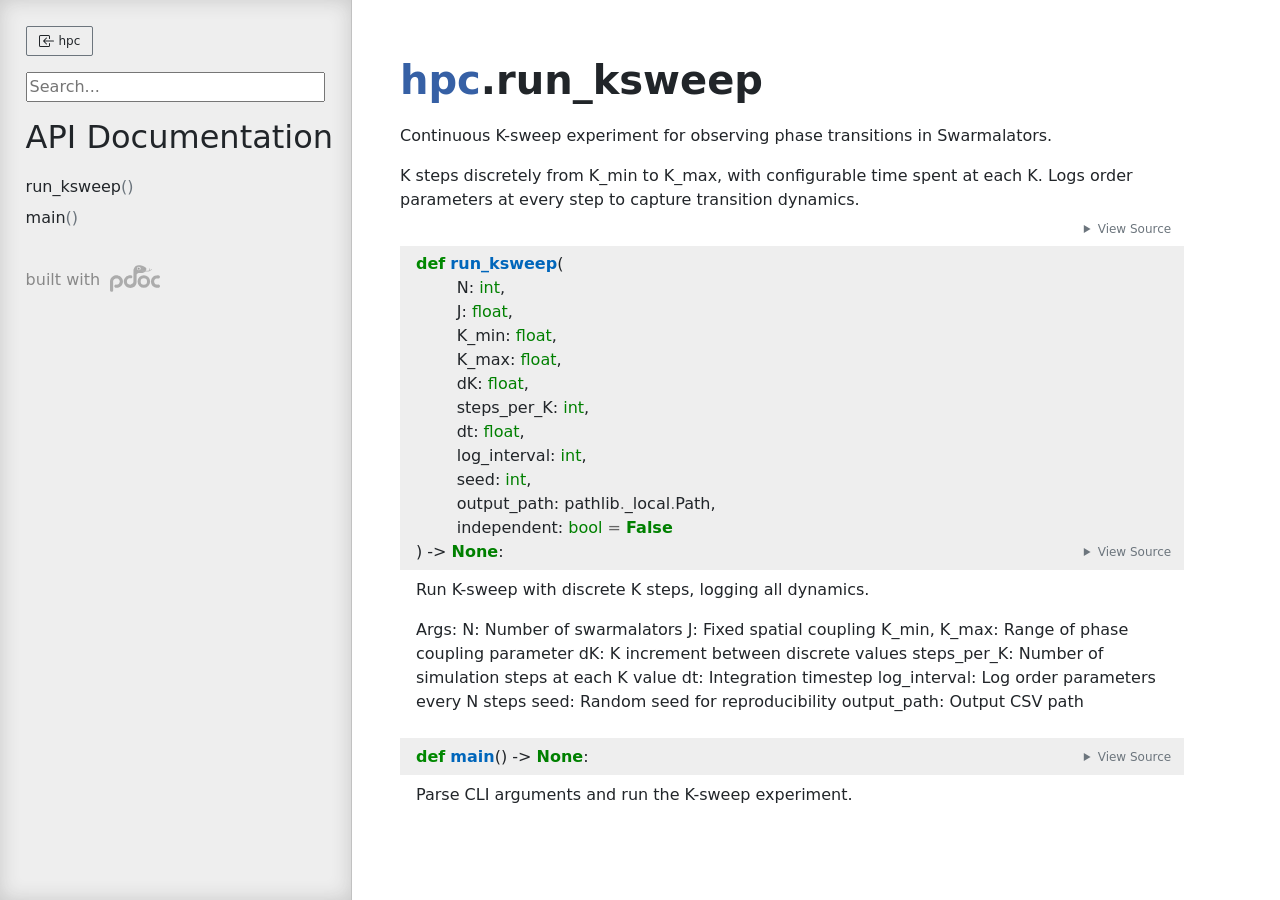
<file: docs/hpc/run_ksweep.html>
<!doctype html>
<html lang="en">
<head>
    <meta charset="utf-8">
    <meta name="viewport" content="width=device-width, initial-scale=1">
    <meta name="generator" content="pdoc 16.0.0"/>
    <title>hpc.run_ksweep API documentation</title>

    <style>/*! * Bootstrap Reboot v5.0.0 (https://getbootstrap.com/) * Copyright 2011-2021 The Bootstrap Authors * Copyright 2011-2021 Twitter, Inc. * Licensed under MIT (https://github.com/twbs/bootstrap/blob/main/LICENSE) * Forked from Normalize.css, licensed MIT (https://github.com/necolas/normalize.css/blob/master/LICENSE.md) */*,::after,::before{box-sizing:border-box}@media (prefers-reduced-motion:no-preference){:root{scroll-behavior:smooth}}body{margin:0;font-family:system-ui,-apple-system,"Segoe UI",Roboto,"Helvetica Neue",Arial,"Noto Sans","Liberation Sans",sans-serif,"Apple Color Emoji","Segoe UI Emoji","Segoe UI Symbol","Noto Color Emoji";font-size:1rem;font-weight:400;line-height:1.5;color:#212529;background-color:#fff;-webkit-text-size-adjust:100%;-webkit-tap-highlight-color:transparent}hr{margin:1rem 0;color:inherit;background-color:currentColor;border:0;opacity:.25}hr:not([size]){height:1px}h1,h2,h3,h4,h5,h6{margin-top:0;margin-bottom:.5rem;font-weight:500;line-height:1.2}h1{font-size:calc(1.375rem + 1.5vw)}@media (min-width:1200px){h1{font-size:2.5rem}}h2{font-size:calc(1.325rem + .9vw)}@media (min-width:1200px){h2{font-size:2rem}}h3{font-size:calc(1.3rem + .6vw)}@media (min-width:1200px){h3{font-size:1.75rem}}h4{font-size:calc(1.275rem + .3vw)}@media (min-width:1200px){h4{font-size:1.5rem}}h5{font-size:1.25rem}h6{font-size:1rem}p{margin-top:0;margin-bottom:1rem}abbr[data-bs-original-title],abbr[title]{-webkit-text-decoration:underline dotted;text-decoration:underline dotted;cursor:help;-webkit-text-decoration-skip-ink:none;text-decoration-skip-ink:none}address{margin-bottom:1rem;font-style:normal;line-height:inherit}ol,ul{padding-left:2rem}dl,ol,ul{margin-top:0;margin-bottom:1rem}ol ol,ol ul,ul ol,ul ul{margin-bottom:0}dt{font-weight:700}dd{margin-bottom:.5rem;margin-left:0}blockquote{margin:0 0 1rem}b,strong{font-weight:bolder}small{font-size:.875em}mark{padding:.2em;background-color:#fcf8e3}sub,sup{position:relative;font-size:.75em;line-height:0;vertical-align:baseline}sub{bottom:-.25em}sup{top:-.5em}a{color:#0d6efd;text-decoration:underline}a:hover{color:#0a58ca}a:not([href]):not([class]),a:not([href]):not([class]):hover{color:inherit;text-decoration:none}code,kbd,pre,samp{font-family:SFMono-Regular,Menlo,Monaco,Consolas,"Liberation Mono","Courier New",monospace;font-size:1em;direction:ltr;unicode-bidi:bidi-override}pre{display:block;margin-top:0;margin-bottom:1rem;overflow:auto;font-size:.875em}pre code{font-size:inherit;color:inherit;word-break:normal}code{font-size:.875em;color:#d63384;word-wrap:break-word}a>code{color:inherit}kbd{padding:.2rem .4rem;font-size:.875em;color:#fff;background-color:#212529;border-radius:.2rem}kbd kbd{padding:0;font-size:1em;font-weight:700}figure{margin:0 0 1rem}img,svg{vertical-align:middle}table{caption-side:bottom;border-collapse:collapse}caption{padding-top:.5rem;padding-bottom:.5rem;color:#6c757d;text-align:left}th{text-align:inherit;text-align:-webkit-match-parent}tbody,td,tfoot,th,thead,tr{border-color:inherit;border-style:solid;border-width:0}label{display:inline-block}button{border-radius:0}button:focus:not(:focus-visible){outline:0}button,input,optgroup,select,textarea{margin:0;font-family:inherit;font-size:inherit;line-height:inherit}button,select{text-transform:none}[role=button]{cursor:pointer}select{word-wrap:normal}select:disabled{opacity:1}[list]::-webkit-calendar-picker-indicator{display:none}[type=button],[type=reset],[type=submit],button{-webkit-appearance:button}[type=button]:not(:disabled),[type=reset]:not(:disabled),[type=submit]:not(:disabled),button:not(:disabled){cursor:pointer}::-moz-focus-inner{padding:0;border-style:none}textarea{resize:vertical}fieldset{min-width:0;padding:0;margin:0;border:0}legend{float:left;width:100%;padding:0;margin-bottom:.5rem;font-size:calc(1.275rem + .3vw);line-height:inherit}@media (min-width:1200px){legend{font-size:1.5rem}}legend+*{clear:left}::-webkit-datetime-edit-day-field,::-webkit-datetime-edit-fields-wrapper,::-webkit-datetime-edit-hour-field,::-webkit-datetime-edit-minute,::-webkit-datetime-edit-month-field,::-webkit-datetime-edit-text,::-webkit-datetime-edit-year-field{padding:0}::-webkit-inner-spin-button{height:auto}[type=search]{outline-offset:-2px;-webkit-appearance:textfield}::-webkit-search-decoration{-webkit-appearance:none}::-webkit-color-swatch-wrapper{padding:0}::file-selector-button{font:inherit}::-webkit-file-upload-button{font:inherit;-webkit-appearance:button}output{display:inline-block}iframe{border:0}summary{display:list-item;cursor:pointer}progress{vertical-align:baseline}[hidden]{display:none!important}</style>
    <style>/*! syntax-highlighting.css */pre{line-height:125%;}span.linenos{color:inherit; background-color:transparent; padding-left:5px; padding-right:20px;}.pdoc-code .hll{background-color:#ffffcc}.pdoc-code{background:#f8f8f8;}.pdoc-code .c{color:#3D7B7B; font-style:italic}.pdoc-code .err{border:1px solid #FF0000}.pdoc-code .k{color:#008000; font-weight:bold}.pdoc-code .o{color:#666666}.pdoc-code .ch{color:#3D7B7B; font-style:italic}.pdoc-code .cm{color:#3D7B7B; font-style:italic}.pdoc-code .cp{color:#9C6500}.pdoc-code .cpf{color:#3D7B7B; font-style:italic}.pdoc-code .c1{color:#3D7B7B; font-style:italic}.pdoc-code .cs{color:#3D7B7B; font-style:italic}.pdoc-code .gd{color:#A00000}.pdoc-code .ge{font-style:italic}.pdoc-code .gr{color:#E40000}.pdoc-code .gh{color:#000080; font-weight:bold}.pdoc-code .gi{color:#008400}.pdoc-code .go{color:#717171}.pdoc-code .gp{color:#000080; font-weight:bold}.pdoc-code .gs{font-weight:bold}.pdoc-code .gu{color:#800080; font-weight:bold}.pdoc-code .gt{color:#0044DD}.pdoc-code .kc{color:#008000; font-weight:bold}.pdoc-code .kd{color:#008000; font-weight:bold}.pdoc-code .kn{color:#008000; font-weight:bold}.pdoc-code .kp{color:#008000}.pdoc-code .kr{color:#008000; font-weight:bold}.pdoc-code .kt{color:#B00040}.pdoc-code .m{color:#666666}.pdoc-code .s{color:#BA2121}.pdoc-code .na{color:#687822}.pdoc-code .nb{color:#008000}.pdoc-code .nc{color:#0000FF; font-weight:bold}.pdoc-code .no{color:#880000}.pdoc-code .nd{color:#AA22FF}.pdoc-code .ni{color:#717171; font-weight:bold}.pdoc-code .ne{color:#CB3F38; font-weight:bold}.pdoc-code .nf{color:#0000FF}.pdoc-code .nl{color:#767600}.pdoc-code .nn{color:#0000FF; font-weight:bold}.pdoc-code .nt{color:#008000; font-weight:bold}.pdoc-code .nv{color:#19177C}.pdoc-code .ow{color:#AA22FF; font-weight:bold}.pdoc-code .w{color:#bbbbbb}.pdoc-code .mb{color:#666666}.pdoc-code .mf{color:#666666}.pdoc-code .mh{color:#666666}.pdoc-code .mi{color:#666666}.pdoc-code .mo{color:#666666}.pdoc-code .sa{color:#BA2121}.pdoc-code .sb{color:#BA2121}.pdoc-code .sc{color:#BA2121}.pdoc-code .dl{color:#BA2121}.pdoc-code .sd{color:#BA2121; font-style:italic}.pdoc-code .s2{color:#BA2121}.pdoc-code .se{color:#AA5D1F; font-weight:bold}.pdoc-code .sh{color:#BA2121}.pdoc-code .si{color:#A45A77; font-weight:bold}.pdoc-code .sx{color:#008000}.pdoc-code .sr{color:#A45A77}.pdoc-code .s1{color:#BA2121}.pdoc-code .ss{color:#19177C}.pdoc-code .bp{color:#008000}.pdoc-code .fm{color:#0000FF}.pdoc-code .vc{color:#19177C}.pdoc-code .vg{color:#19177C}.pdoc-code .vi{color:#19177C}.pdoc-code .vm{color:#19177C}.pdoc-code .il{color:#666666}</style>
    <style>/*! theme.css */:root{--pdoc-background:#fff;}.pdoc{--text:#212529;--muted:#6c757d;--link:#3660a5;--link-hover:#1659c5;--code:#f8f8f8;--active:#fff598;--accent:#eee;--accent2:#c1c1c1;--nav-hover:rgba(255, 255, 255, 0.5);--name:#0066BB;--def:#008800;--annotation:#007020;}</style>
    <style>/*! layout.css */html, body{width:100%;height:100%;}html, main{scroll-behavior:smooth;}body{background-color:var(--pdoc-background);}@media (max-width:769px){#navtoggle{cursor:pointer;position:absolute;width:50px;height:40px;top:1rem;right:1rem;border-color:var(--text);color:var(--text);display:flex;opacity:0.8;z-index:999;}#navtoggle:hover{opacity:1;}#togglestate + div{display:none;}#togglestate:checked + div{display:inherit;}main, header{padding:2rem 3vw;}header + main{margin-top:-3rem;}.git-button{display:none !important;}nav input[type="search"]{max-width:77%;}nav input[type="search"]:first-child{margin-top:-6px;}nav input[type="search"]:valid ~ *{display:none !important;}}@media (min-width:770px){:root{--sidebar-width:clamp(12.5rem, 28vw, 22rem);}nav{position:fixed;overflow:auto;height:100vh;width:var(--sidebar-width);}main, header{padding:3rem 2rem 3rem calc(var(--sidebar-width) + 3rem);width:calc(54rem + var(--sidebar-width));max-width:100%;}header + main{margin-top:-4rem;}#navtoggle{display:none;}}#togglestate{position:absolute;height:0;opacity:0;}nav.pdoc{--pad:clamp(0.5rem, 2vw, 1.75rem);--indent:1.5rem;background-color:var(--accent);border-right:1px solid var(--accent2);box-shadow:0 0 20px rgba(50, 50, 50, .2) inset;padding:0 0 0 var(--pad);overflow-wrap:anywhere;scrollbar-width:thin; scrollbar-color:var(--accent2) transparent; z-index:1}nav.pdoc::-webkit-scrollbar{width:.4rem; }nav.pdoc::-webkit-scrollbar-thumb{background-color:var(--accent2); }nav.pdoc > div{padding:var(--pad) 0;}nav.pdoc .module-list-button{display:inline-flex;align-items:center;color:var(--text);border-color:var(--muted);margin-bottom:1rem;}nav.pdoc .module-list-button:hover{border-color:var(--text);}nav.pdoc input[type=search]{display:block;outline-offset:0;width:calc(100% - var(--pad));}nav.pdoc .logo{max-width:calc(100% - var(--pad));max-height:35vh;display:block;margin:0 auto 1rem;transform:translate(calc(-.5 * var(--pad)), 0);}nav.pdoc ul{list-style:none;padding-left:0;}nav.pdoc > div > ul{margin-left:calc(0px - var(--pad));}nav.pdoc li a{padding:.2rem 0 .2rem calc(var(--pad) + var(--indent));}nav.pdoc > div > ul > li > a{padding-left:var(--pad);}nav.pdoc li{transition:all 100ms;}nav.pdoc li:hover{background-color:var(--nav-hover);}nav.pdoc a, nav.pdoc a:hover{color:var(--text);}nav.pdoc a{display:block;}nav.pdoc > h2:first-of-type{margin-top:1.5rem;}nav.pdoc .class:before{content:"class ";color:var(--muted);}nav.pdoc .function:after{content:"()";color:var(--muted);}nav.pdoc footer:before{content:"";display:block;width:calc(100% - var(--pad));border-top:solid var(--accent2) 1px;margin-top:1.5rem;padding-top:.5rem;}nav.pdoc footer{font-size:small;}</style>
    <style>/*! content.css */.pdoc{color:var(--text);box-sizing:border-box;line-height:1.5;background:none;}.pdoc .pdoc-button{cursor:pointer;display:inline-block;border:solid black 1px;border-radius:2px;font-size:.75rem;padding:calc(0.5em - 1px) 1em;transition:100ms all;}.pdoc .alert{padding:1rem 1rem 1rem calc(1.5rem + 24px);border:1px solid transparent;border-radius:.25rem;background-repeat:no-repeat;background-position:.75rem center;margin-bottom:1rem;}.pdoc .alert > em{display:none;}.pdoc .alert > *:last-child{margin-bottom:0;}.pdoc .alert.note{color:#084298;background-color:#cfe2ff;border-color:#b6d4fe;background-image:url("data:image/svg+xml,%3Csvg%20xmlns%3D%22http%3A//www.w3.org/2000/svg%22%20width%3D%2224%22%20height%3D%2224%22%20fill%3D%22%23084298%22%20viewBox%3D%220%200%2016%2016%22%3E%3Cpath%20d%3D%22M8%2016A8%208%200%201%200%208%200a8%208%200%200%200%200%2016zm.93-9.412-1%204.705c-.07.34.029.533.304.533.194%200%20.487-.07.686-.246l-.088.416c-.287.346-.92.598-1.465.598-.703%200-1.002-.422-.808-1.319l.738-3.468c.064-.293.006-.399-.287-.47l-.451-.081.082-.381%202.29-.287zM8%205.5a1%201%200%201%201%200-2%201%201%200%200%201%200%202z%22/%3E%3C/svg%3E");}.pdoc .alert.tip{color:#0a3622;background-color:#d1e7dd;border-color:#a3cfbb;background-image:url("data:image/svg+xml,%3Csvg%20xmlns%3D%22http%3A//www.w3.org/2000/svg%22%20width%3D%2224%22%20height%3D%2224%22%20fill%3D%22%230a3622%22%20viewBox%3D%220%200%2016%2016%22%3E%3Cpath%20d%3D%22M2%206a6%206%200%201%201%2010.174%204.31c-.203.196-.359.4-.453.619l-.762%201.769A.5.5%200%200%201%2010.5%2013a.5.5%200%200%201%200%201%20.5.5%200%200%201%200%201l-.224.447a1%201%200%200%201-.894.553H6.618a1%201%200%200%201-.894-.553L5.5%2015a.5.5%200%200%201%200-1%20.5.5%200%200%201%200-1%20.5.5%200%200%201-.46-.302l-.761-1.77a2%202%200%200%200-.453-.618A5.98%205.98%200%200%201%202%206m6-5a5%205%200%200%200-3.479%208.592c.263.254.514.564.676.941L5.83%2012h4.342l.632-1.467c.162-.377.413-.687.676-.941A5%205%200%200%200%208%201%22/%3E%3C/svg%3E");}.pdoc .alert.important{color:#055160;background-color:#cff4fc;border-color:#9eeaf9;background-image:url("data:image/svg+xml,%3Csvg%20xmlns%3D%22http%3A//www.w3.org/2000/svg%22%20width%3D%2224%22%20height%3D%2224%22%20fill%3D%22%23055160%22%20viewBox%3D%220%200%2016%2016%22%3E%3Cpath%20d%3D%22M2%200a2%202%200%200%200-2%202v12a2%202%200%200%200%202%202h12a2%202%200%200%200%202-2V2a2%202%200%200%200-2-2zm6%204c.535%200%20.954.462.9.995l-.35%203.507a.552.552%200%200%201-1.1%200L7.1%204.995A.905.905%200%200%201%208%204m.002%206a1%201%200%201%201%200%202%201%201%200%200%201%200-2%22/%3E%3C/svg%3E");}.pdoc .alert.warning{color:#664d03;background-color:#fff3cd;border-color:#ffecb5;background-image:url("data:image/svg+xml,%3Csvg%20xmlns%3D%22http%3A//www.w3.org/2000/svg%22%20width%3D%2224%22%20height%3D%2224%22%20fill%3D%22%23664d03%22%20viewBox%3D%220%200%2016%2016%22%3E%3Cpath%20d%3D%22M8.982%201.566a1.13%201.13%200%200%200-1.96%200L.165%2013.233c-.457.778.091%201.767.98%201.767h13.713c.889%200%201.438-.99.98-1.767L8.982%201.566zM8%205c.535%200%20.954.462.9.995l-.35%203.507a.552.552%200%200%201-1.1%200L7.1%205.995A.905.905%200%200%201%208%205zm.002%206a1%201%200%201%201%200%202%201%201%200%200%201%200-2z%22/%3E%3C/svg%3E");}.pdoc .alert.caution{color:#842029;background-color:#f8d7da;border-color:#f5c2c7;background-image:url("data:image/svg+xml,%3Csvg%20xmlns%3D%22http%3A//www.w3.org/2000/svg%22%20width%3D%2224%22%20height%3D%2224%22%20fill%3D%22%23842029%22%20viewBox%3D%220%200%2016%2016%22%3E%3Cpath%20d%3D%22M11.46.146A.5.5%200%200%200%2011.107%200H4.893a.5.5%200%200%200-.353.146L.146%204.54A.5.5%200%200%200%200%204.893v6.214a.5.5%200%200%200%20.146.353l4.394%204.394a.5.5%200%200%200%20.353.146h6.214a.5.5%200%200%200%20.353-.146l4.394-4.394a.5.5%200%200%200%20.146-.353V4.893a.5.5%200%200%200-.146-.353zM8%204c.535%200%20.954.462.9.995l-.35%203.507a.552.552%200%200%201-1.1%200L7.1%204.995A.905.905%200%200%201%208%204m.002%206a1%201%200%201%201%200%202%201%201%200%200%201%200-2%22/%3E%3C/svg%3E");}.pdoc .alert.danger{color:#842029;background-color:#f8d7da;border-color:#f5c2c7;background-image:url("data:image/svg+xml,%3Csvg%20xmlns%3D%22http%3A//www.w3.org/2000/svg%22%20width%3D%2224%22%20height%3D%2224%22%20fill%3D%22%23842029%22%20viewBox%3D%220%200%2016%2016%22%3E%3Cpath%20d%3D%22M5.52.359A.5.5%200%200%201%206%200h4a.5.5%200%200%201%20.474.658L8.694%206H12.5a.5.5%200%200%201%20.395.807l-7%209a.5.5%200%200%201-.873-.454L6.823%209.5H3.5a.5.5%200%200%201-.48-.641l2.5-8.5z%22/%3E%3C/svg%3E");}.pdoc .visually-hidden{position:absolute !important;width:1px !important;height:1px !important;padding:0 !important;margin:-1px !important;overflow:hidden !important;clip:rect(0, 0, 0, 0) !important;white-space:nowrap !important;border:0 !important;}.pdoc h1, .pdoc h2, .pdoc h3{font-weight:300;margin:.3em 0;padding:.2em 0;}.pdoc > section:not(.module-info) h1{font-size:1.5rem;font-weight:500;}.pdoc > section:not(.module-info) h2{font-size:1.4rem;font-weight:500;}.pdoc > section:not(.module-info) h3{font-size:1.3rem;font-weight:500;}.pdoc > section:not(.module-info) h4{font-size:1.2rem;}.pdoc > section:not(.module-info) h5{font-size:1.1rem;}.pdoc a{text-decoration:none;color:var(--link);}.pdoc a:hover{color:var(--link-hover);}.pdoc blockquote{margin-left:2rem;}.pdoc pre{border-top:1px solid var(--accent2);border-bottom:1px solid var(--accent2);margin-top:0;margin-bottom:1em;padding:.5rem 0 .5rem .5rem;overflow-x:auto;background-color:var(--code);}.pdoc code{color:var(--text);padding:.2em .4em;margin:0;font-size:85%;background-color:var(--accent);border-radius:6px;}.pdoc a > code{color:inherit;}.pdoc pre > code{display:inline-block;font-size:inherit;background:none;border:none;padding:0;}.pdoc > section:not(.module-info){margin-bottom:1.5rem;}.pdoc .modulename{margin-top:0;font-weight:bold;}.pdoc .modulename a{color:var(--link);transition:100ms all;}.pdoc .git-button{float:right;border:solid var(--link) 1px;}.pdoc .git-button:hover{background-color:var(--link);color:var(--pdoc-background);}.view-source-toggle-state,.view-source-toggle-state ~ .pdoc-code{display:none;}.view-source-toggle-state:checked ~ .pdoc-code{display:block;}.view-source-button{display:inline-block;float:right;font-size:.75rem;line-height:1.5rem;color:var(--muted);padding:0 .4rem 0 1.3rem;cursor:pointer;text-indent:-2px;}.view-source-button > span{visibility:hidden;}.module-info .view-source-button{float:none;display:flex;justify-content:flex-end;margin:-1.2rem .4rem -.2rem 0;}.view-source-button::before{position:absolute;content:"View Source";display:list-item;list-style-type:disclosure-closed;}.view-source-toggle-state:checked ~ .attr .view-source-button::before,.view-source-toggle-state:checked ~ .view-source-button::before{list-style-type:disclosure-open;}.pdoc .docstring{margin-bottom:1.5rem;}.pdoc section:not(.module-info) .docstring{margin-left:clamp(0rem, 5vw - 2rem, 1rem);}.pdoc .docstring .pdoc-code{margin-left:1em;margin-right:1em;}.pdoc h1:target,.pdoc h2:target,.pdoc h3:target,.pdoc h4:target,.pdoc h5:target,.pdoc h6:target,.pdoc .pdoc-code > pre > span:target{background-color:var(--active);box-shadow:-1rem 0 0 0 var(--active);}.pdoc .pdoc-code > pre > span:target{display:block;}.pdoc div:target > .attr,.pdoc section:target > .attr,.pdoc dd:target > a{background-color:var(--active);}.pdoc *{scroll-margin:2rem;}.pdoc .pdoc-code .linenos{user-select:none;}.pdoc .attr:hover{filter:contrast(0.95);}.pdoc section, .pdoc .classattr{position:relative;}.pdoc .headerlink{--width:clamp(1rem, 3vw, 2rem);position:absolute;top:0;left:calc(0rem - var(--width));transition:all 100ms ease-in-out;opacity:0;}.pdoc .headerlink::before{content:"#";display:block;text-align:center;width:var(--width);height:2.3rem;line-height:2.3rem;font-size:1.5rem;}.pdoc .attr:hover ~ .headerlink,.pdoc *:target > .headerlink,.pdoc .headerlink:hover{opacity:1;}.pdoc .attr{display:block;margin:.5rem 0 .5rem;padding:.4rem .4rem .4rem 1rem;background-color:var(--accent);overflow-x:auto;}.pdoc .classattr{margin-left:2rem;}.pdoc .decorator-deprecated{color:#842029;}.pdoc .decorator-deprecated ~ span{filter:grayscale(1) opacity(0.8);}.pdoc .name{color:var(--name);font-weight:bold;}.pdoc .def{color:var(--def);font-weight:bold;}.pdoc .signature{background-color:transparent;}.pdoc .param, .pdoc .return-annotation{white-space:pre;}.pdoc .signature.multiline .param{display:block;}.pdoc .signature.condensed .param{display:inline-block;}.pdoc .annotation{color:var(--annotation);}.pdoc .view-value-toggle-state,.pdoc .view-value-toggle-state ~ .default_value{display:none;}.pdoc .view-value-toggle-state:checked ~ .default_value{display:inherit;}.pdoc .view-value-button{font-size:.5rem;vertical-align:middle;border-style:dashed;margin-top:-0.1rem;}.pdoc .view-value-button:hover{background:white;}.pdoc .view-value-button::before{content:"show";text-align:center;width:2.2em;display:inline-block;}.pdoc .view-value-toggle-state:checked ~ .view-value-button::before{content:"hide";}.pdoc .inherited{margin-left:2rem;}.pdoc .inherited dt{font-weight:700;}.pdoc .inherited dt, .pdoc .inherited dd{display:inline;margin-left:0;margin-bottom:.5rem;}.pdoc .inherited dd:not(:last-child):after{content:", ";}.pdoc .inherited .class:before{content:"class ";}.pdoc .inherited .function a:after{content:"()";}.pdoc .search-result .docstring{overflow:auto;max-height:25vh;}.pdoc .search-result.focused > .attr{background-color:var(--active);}.pdoc .attribution{margin-top:2rem;display:block;opacity:0.5;transition:all 200ms;filter:grayscale(100%);}.pdoc .attribution:hover{opacity:1;filter:grayscale(0%);}.pdoc .attribution img{margin-left:5px;height:27px;vertical-align:bottom;width:50px;transition:all 200ms;}.pdoc table{display:block;width:max-content;max-width:100%;overflow:auto;margin-bottom:1rem;}.pdoc table th{font-weight:600;}.pdoc table th, .pdoc table td{padding:6px 13px;border:1px solid var(--accent2);}</style>
    <style>/*! custom.css */</style></head>
<body>
    <nav class="pdoc">
        <label id="navtoggle" for="togglestate" class="pdoc-button"><svg xmlns='http://www.w3.org/2000/svg' viewBox='0 0 30 30'><path stroke-linecap='round' stroke="currentColor" stroke-miterlimit='10' stroke-width='2' d='M4 7h22M4 15h22M4 23h22'/></svg></label>
        <input id="togglestate" type="checkbox" aria-hidden="true" tabindex="-1">
        <div>            <a class="pdoc-button module-list-button" href="../hpc.html">
<svg xmlns="http://www.w3.org/2000/svg" width="16" height="16" fill="currentColor" class="bi bi-box-arrow-in-left" viewBox="0 0 16 16">
  <path fill-rule="evenodd" d="M10 3.5a.5.5 0 0 0-.5-.5h-8a.5.5 0 0 0-.5.5v9a.5.5 0 0 0 .5.5h8a.5.5 0 0 0 .5-.5v-2a.5.5 0 0 1 1 0v2A1.5 1.5 0 0 1 9.5 14h-8A1.5 1.5 0 0 1 0 12.5v-9A1.5 1.5 0 0 1 1.5 2h8A1.5 1.5 0 0 1 11 3.5v2a.5.5 0 0 1-1 0v-2z"/>
  <path fill-rule="evenodd" d="M4.146 8.354a.5.5 0 0 1 0-.708l3-3a.5.5 0 1 1 .708.708L5.707 7.5H14.5a.5.5 0 0 1 0 1H5.707l2.147 2.146a.5.5 0 0 1-.708.708l-3-3z"/>
</svg>                &nbsp;hpc</a>


            <input type="search" placeholder="Search..." role="searchbox" aria-label="search"
                   pattern=".+" required>



            <h2>API Documentation</h2>
                <ul class="memberlist">
            <li>
                    <a class="function" href="#run_ksweep">run_ksweep</a>
            </li>
            <li>
                    <a class="function" href="#main">main</a>
            </li>
    </ul>



        <a class="attribution" title="pdoc: Python API documentation generator" href="https://pdoc.dev" target="_blank">
            built with <span class="visually-hidden">pdoc</span><img
                alt="pdoc logo"
                src="data:image/svg+xml,%3Csvg%20xmlns%3D%22http%3A//www.w3.org/2000/svg%22%20role%3D%22img%22%20aria-label%3D%22pdoc%20logo%22%20width%3D%22300%22%20height%3D%22160%22%20viewBox%3D%220%200%20150%2080%22%3E%3Ctitle%3Epdoc%3C/title%3E%3Cpath%20d%3D%22M132.316%2048.886c.276-4.679%202.342-6.698%204.409-7.982s4.27-1.165%206.751-1.055c1.586.07%203.044.156%204.222-.482%201.142-.619%202.026-1.932%202.162-3.739.268-3.576-1.929-5.368-5.006-5.551s-7.599.524-10.517%201.606c-4.455%201.652-8.588%206.606-9.552%208.992s-2.342%206.193-1.745%2010.873%202.664%209.221%205.878%2011.79%205.878%203.808%2010.103%204.312%203.444.229%206.062.229%205.006-2.202%204.914-4.909-2.296-5.001-4.501-4.863-3.077.505-5.281.229-7.715-2.064-7.899-9.451z%22%20fill%3D%22%23198754%22/%3E%3Ccircle%20cx%3D%22101.504%22%20cy%3D%2248.943%22%20r%3D%2214.208%22%20fill%3D%22none%22%20stroke%3D%22%23198754%22%20stroke-width%3D%229.354%22/%3E%3Cpath%20d%3D%22M87.81.002c-3.637.065-5.001.454-7.014%201.232s-3.443%201.363-6.3%204.282c-1.723%201.76-3.148%205.019-3.776%207.329-.413%201.521-.316%202.63-.316%202.63l-.195%2034.612c.065%205.774-6.755%208.305-9.612%208.37s-9.678-1.038-9.743-9.408%207.128-9.521%208.362-9.521c1.413-.13%202.526-.021%203.718-.016%202.071.009%204.157-.778%204.092-4.671s-4.157-4.736-4.157-4.736c-6.3-.843-11.43%202.206-11.43%202.206S40.917%2038.15%2041.372%2049.634%2051.568%2068.19%2061.311%2068.125s18.316-7.007%2018.445-17.193l.13-22.772c.046-2.291%202.683-3.644%204.476-4.203.745-.232%201.694-.274%201.694-.274l10.457-.13s4.871-.324%207.729-3.114%204.352-6.294%204.352-6.294.974-3.049.13-4.606-.195-1.233-2.792-3.309-8.573-4.477-8.573-4.477S91.447-.063%2087.81.002zM0%2047.169l.065%2028.417S0%2080.127%204.481%2079.997s5.072-3.866%205.049-4.152l-.113-28.482s1.624-7.656%209.937-7.721%2010.002%206.942%2010.002%208.499-.909%2010.51-9.093%2010.51c-.948%200-2.99-.567-4.145-.272-3.919%201-3.194%204.554-3.194%204.554s.065%205.061%207.404%204.996%2018.575-6.034%2018.575-19.074S26.953%2030.04%2019.549%2029.91%201.234%2035.296%200%2047.169z%22%20fill%3D%22%23198754%22/%3E%3Cg%20transform%3D%22matrix%28.325601%200%200%20.325256%20-10.32669%20-45.802786%29%22%3E%3Ccircle%20cx%3D%22297.554%22%20cy%3D%22172.286%22%20r%3D%2216.5%22%20fill%3D%22%23fff%22/%3E%3Cellipse%20cx%3D%22297.709%22%20cy%3D%22172.642%22%20rx%3D%2211.071%22%20ry%3D%2210.871%22%20fill%3D%22%23105a48%22/%3E%3Ccircle%20cx%3D%22304.104%22%20cy%3D%22167.667%22%20r%3D%224.5%22%20fill%3D%22%23fff%22/%3E%3C/g%3E%3Cpath%20d%3D%22M94.661%2017.032l.893-1.476s.99.714%201.916.925%201.575.114%202.955.114l14.565-.162c1.283-.032%203.085-.762%203.02-3.293s-.373-3.503-.373-3.503l1.283-.487s.52.503.877%201.573.309%201.995.292%202.66-.227%201.541-.227%201.541%201.564-.308%202.359-1.038.823-.779%201.489-1.508.812-.86.812-.86.552-.13.877.26.341.957.065%201.46-1.672%202.206-3.247%203.066-2.76%201.427-3.929%201.768-3.848.73-7.063.714l-10.944-.114s-2.143-.081-3.02-.373-2.241-.973-2.598-1.265z%22%20fill%3D%22%23d36d49%22/%3E%3Cg%20fill%3D%22%23105a48%22%3E%3Cellipse%20cx%3D%2293.052%22%20cy%3D%2243.567%22%20rx%3D%22.869%22%20ry%3D%221.014%22%20transform%3D%22rotate%28341.022%29%22/%3E%3Cellipse%20cx%3D%22104.3%22%20cy%3D%22-16.184%22%20rx%3D%22.865%22%20ry%3D%221.009%22%20transform%3D%22rotate%2814.786%29%22/%3E%3C/g%3E%3C/svg%3E"/>
        </a>
</div>
    </nav>
    <main class="pdoc">
            <section class="module-info">
                    <h1 class="modulename">
<a href="./../hpc.html">hpc</a><wbr>.run_ksweep    </h1>

                        <div class="docstring"><p>Continuous K-sweep experiment for observing phase transitions in Swarmalators.</p>

<p>K steps discretely from K_min to K_max, with configurable time spent at each K.
Logs order parameters at every step to capture transition dynamics.</p>
</div>

                        <input id="mod-run_ksweep-view-source" class="view-source-toggle-state" type="checkbox" aria-hidden="true" tabindex="-1">

                        <label class="view-source-button" for="mod-run_ksweep-view-source"><span>View Source</span></label>

                        <div class="pdoc-code codehilite"><pre><span></span><span id="L-1"><a href="#L-1"><span class="linenos">  1</span></a><span class="sd">&quot;&quot;&quot;</span>
</span><span id="L-2"><a href="#L-2"><span class="linenos">  2</span></a><span class="sd">Continuous K-sweep experiment for observing phase transitions in Swarmalators.</span>
</span><span id="L-3"><a href="#L-3"><span class="linenos">  3</span></a>
</span><span id="L-4"><a href="#L-4"><span class="linenos">  4</span></a><span class="sd">K steps discretely from K_min to K_max, with configurable time spent at each K.</span>
</span><span id="L-5"><a href="#L-5"><span class="linenos">  5</span></a><span class="sd">Logs order parameters at every step to capture transition dynamics.</span>
</span><span id="L-6"><a href="#L-6"><span class="linenos">  6</span></a><span class="sd">&quot;&quot;&quot;</span>
</span><span id="L-7"><a href="#L-7"><span class="linenos">  7</span></a><span class="kn">import</span><span class="w"> </span><span class="nn">argparse</span>
</span><span id="L-8"><a href="#L-8"><span class="linenos">  8</span></a><span class="kn">import</span><span class="w"> </span><span class="nn">csv</span>
</span><span id="L-9"><a href="#L-9"><span class="linenos">  9</span></a><span class="kn">import</span><span class="w"> </span><span class="nn">sys</span>
</span><span id="L-10"><a href="#L-10"><span class="linenos"> 10</span></a><span class="kn">from</span><span class="w"> </span><span class="nn">pathlib</span><span class="w"> </span><span class="kn">import</span> <span class="n">Path</span>
</span><span id="L-11"><a href="#L-11"><span class="linenos"> 11</span></a><span class="kn">import</span><span class="w"> </span><span class="nn">numpy</span><span class="w"> </span><span class="k">as</span><span class="w"> </span><span class="nn">np</span>
</span><span id="L-12"><a href="#L-12"><span class="linenos"> 12</span></a>
</span><span id="L-13"><a href="#L-13"><span class="linenos"> 13</span></a><span class="c1"># Add project root to path for imports</span>
</span><span id="L-14"><a href="#L-14"><span class="linenos"> 14</span></a><span class="n">sys</span><span class="o">.</span><span class="n">path</span><span class="o">.</span><span class="n">insert</span><span class="p">(</span><span class="mi">0</span><span class="p">,</span> <span class="nb">str</span><span class="p">(</span><span class="n">Path</span><span class="p">(</span><span class="vm">__file__</span><span class="p">)</span><span class="o">.</span><span class="n">parent</span><span class="o">.</span><span class="n">parent</span><span class="p">))</span>
</span><span id="L-15"><a href="#L-15"><span class="linenos"> 15</span></a><span class="kn">from</span><span class="w"> </span><span class="nn">src.swarm</span><span class="w"> </span><span class="kn">import</span> <span class="n">Swarm</span>
</span><span id="L-16"><a href="#L-16"><span class="linenos"> 16</span></a>
</span><span id="L-17"><a href="#L-17"><span class="linenos"> 17</span></a>
</span><span id="L-18"><a href="#L-18"><span class="linenos"> 18</span></a><span class="k">def</span><span class="w"> </span><span class="nf">run_ksweep</span><span class="p">(</span>
</span><span id="L-19"><a href="#L-19"><span class="linenos"> 19</span></a>    <span class="n">N</span><span class="p">:</span> <span class="nb">int</span><span class="p">,</span>
</span><span id="L-20"><a href="#L-20"><span class="linenos"> 20</span></a>    <span class="n">J</span><span class="p">:</span> <span class="nb">float</span><span class="p">,</span>
</span><span id="L-21"><a href="#L-21"><span class="linenos"> 21</span></a>    <span class="n">K_min</span><span class="p">:</span> <span class="nb">float</span><span class="p">,</span>
</span><span id="L-22"><a href="#L-22"><span class="linenos"> 22</span></a>    <span class="n">K_max</span><span class="p">:</span> <span class="nb">float</span><span class="p">,</span>
</span><span id="L-23"><a href="#L-23"><span class="linenos"> 23</span></a>    <span class="n">dK</span><span class="p">:</span> <span class="nb">float</span><span class="p">,</span>
</span><span id="L-24"><a href="#L-24"><span class="linenos"> 24</span></a>    <span class="n">steps_per_K</span><span class="p">:</span> <span class="nb">int</span><span class="p">,</span>
</span><span id="L-25"><a href="#L-25"><span class="linenos"> 25</span></a>    <span class="n">dt</span><span class="p">:</span> <span class="nb">float</span><span class="p">,</span>
</span><span id="L-26"><a href="#L-26"><span class="linenos"> 26</span></a>    <span class="n">log_interval</span><span class="p">:</span> <span class="nb">int</span><span class="p">,</span>
</span><span id="L-27"><a href="#L-27"><span class="linenos"> 27</span></a>    <span class="n">seed</span><span class="p">:</span> <span class="nb">int</span><span class="p">,</span>
</span><span id="L-28"><a href="#L-28"><span class="linenos"> 28</span></a>    <span class="n">output_path</span><span class="p">:</span> <span class="n">Path</span><span class="p">,</span>
</span><span id="L-29"><a href="#L-29"><span class="linenos"> 29</span></a>    <span class="n">independent</span><span class="p">:</span> <span class="nb">bool</span> <span class="o">=</span> <span class="kc">False</span><span class="p">,</span>
</span><span id="L-30"><a href="#L-30"><span class="linenos"> 30</span></a><span class="p">)</span> <span class="o">-&gt;</span> <span class="kc">None</span><span class="p">:</span>
</span><span id="L-31"><a href="#L-31"><span class="linenos"> 31</span></a><span class="w">    </span><span class="sd">&quot;&quot;&quot;</span>
</span><span id="L-32"><a href="#L-32"><span class="linenos"> 32</span></a><span class="sd">    Run K-sweep with discrete K steps, logging all dynamics.</span>
</span><span id="L-33"><a href="#L-33"><span class="linenos"> 33</span></a><span class="sd">    </span>
</span><span id="L-34"><a href="#L-34"><span class="linenos"> 34</span></a><span class="sd">    Args:</span>
</span><span id="L-35"><a href="#L-35"><span class="linenos"> 35</span></a><span class="sd">        N: Number of swarmalators</span>
</span><span id="L-36"><a href="#L-36"><span class="linenos"> 36</span></a><span class="sd">        J: Fixed spatial coupling</span>
</span><span id="L-37"><a href="#L-37"><span class="linenos"> 37</span></a><span class="sd">        K_min, K_max: Range of phase coupling parameter</span>
</span><span id="L-38"><a href="#L-38"><span class="linenos"> 38</span></a><span class="sd">        dK: K increment between discrete values</span>
</span><span id="L-39"><a href="#L-39"><span class="linenos"> 39</span></a><span class="sd">        steps_per_K: Number of simulation steps at each K value</span>
</span><span id="L-40"><a href="#L-40"><span class="linenos"> 40</span></a><span class="sd">        dt: Integration timestep</span>
</span><span id="L-41"><a href="#L-41"><span class="linenos"> 41</span></a><span class="sd">        log_interval: Log order parameters every N steps</span>
</span><span id="L-42"><a href="#L-42"><span class="linenos"> 42</span></a><span class="sd">        seed: Random seed for reproducibility</span>
</span><span id="L-43"><a href="#L-43"><span class="linenos"> 43</span></a><span class="sd">        output_path: Output CSV path</span>
</span><span id="L-44"><a href="#L-44"><span class="linenos"> 44</span></a><span class="sd">    &quot;&quot;&quot;</span>
</span><span id="L-45"><a href="#L-45"><span class="linenos"> 45</span></a>    <span class="n">np</span><span class="o">.</span><span class="n">random</span><span class="o">.</span><span class="n">seed</span><span class="p">(</span><span class="n">seed</span><span class="p">)</span>
</span><span id="L-46"><a href="#L-46"><span class="linenos"> 46</span></a>
</span><span id="L-47"><a href="#L-47"><span class="linenos"> 47</span></a>    <span class="c1"># Generate K values (handles both forward and backward sweeps)</span>
</span><span id="L-48"><a href="#L-48"><span class="linenos"> 48</span></a>    <span class="k">if</span> <span class="n">dK</span> <span class="o">&gt;</span> <span class="mi">0</span><span class="p">:</span>
</span><span id="L-49"><a href="#L-49"><span class="linenos"> 49</span></a>        <span class="n">K_values</span> <span class="o">=</span> <span class="n">np</span><span class="o">.</span><span class="n">arange</span><span class="p">(</span><span class="n">K_min</span><span class="p">,</span> <span class="n">K_max</span> <span class="o">+</span> <span class="n">dK</span><span class="o">/</span><span class="mi">2</span><span class="p">,</span> <span class="n">dK</span><span class="p">)</span>
</span><span id="L-50"><a href="#L-50"><span class="linenos"> 50</span></a>    <span class="k">else</span><span class="p">:</span>
</span><span id="L-51"><a href="#L-51"><span class="linenos"> 51</span></a>        <span class="c1"># Backward sweep: dK is negative, K_min &gt; K_max</span>
</span><span id="L-52"><a href="#L-52"><span class="linenos"> 52</span></a>        <span class="n">K_values</span> <span class="o">=</span> <span class="n">np</span><span class="o">.</span><span class="n">arange</span><span class="p">(</span><span class="n">K_min</span><span class="p">,</span> <span class="n">K_max</span> <span class="o">+</span> <span class="n">dK</span><span class="o">/</span><span class="mi">2</span><span class="p">,</span> <span class="n">dK</span><span class="p">)</span>
</span><span id="L-53"><a href="#L-53"><span class="linenos"> 53</span></a>    <span class="n">n_K</span> <span class="o">=</span> <span class="nb">len</span><span class="p">(</span><span class="n">K_values</span><span class="p">)</span>
</span><span id="L-54"><a href="#L-54"><span class="linenos"> 54</span></a>    <span class="n">total_steps</span> <span class="o">=</span> <span class="n">n_K</span> <span class="o">*</span> <span class="n">steps_per_K</span>
</span><span id="L-55"><a href="#L-55"><span class="linenos"> 55</span></a>
</span><span id="L-56"><a href="#L-56"><span class="linenos"> 56</span></a>    <span class="c1"># Initialize swarm (only once if not independent)</span>
</span><span id="L-57"><a href="#L-57"><span class="linenos"> 57</span></a>    <span class="k">if</span> <span class="ow">not</span> <span class="n">independent</span><span class="p">:</span>
</span><span id="L-58"><a href="#L-58"><span class="linenos"> 58</span></a>        <span class="n">swarm</span> <span class="o">=</span> <span class="n">Swarm</span><span class="p">(</span>
</span><span id="L-59"><a href="#L-59"><span class="linenos"> 59</span></a>            <span class="n">N</span><span class="o">=</span><span class="n">N</span><span class="p">,</span> <span class="n">J</span><span class="o">=</span><span class="n">J</span><span class="p">,</span> <span class="n">K</span><span class="o">=</span><span class="n">K_values</span><span class="p">[</span><span class="mi">0</span><span class="p">],</span> <span class="n">dt</span><span class="o">=</span><span class="n">dt</span><span class="p">,</span> <span class="n">steps</span><span class="o">=</span><span class="n">total_steps</span><span class="p">,</span>
</span><span id="L-60"><a href="#L-60"><span class="linenos"> 60</span></a>            <span class="n">chirality</span><span class="o">=</span><span class="kc">False</span><span class="p">,</span> <span class="n">phase_coupling</span><span class="o">=</span><span class="kc">False</span><span class="p">,</span> <span class="n">predator</span><span class="o">=</span><span class="kc">False</span><span class="p">,</span>
</span><span id="L-61"><a href="#L-61"><span class="linenos"> 61</span></a>            <span class="n">use_numba</span><span class="o">=</span><span class="kc">True</span>
</span><span id="L-62"><a href="#L-62"><span class="linenos"> 62</span></a>        <span class="p">)</span>
</span><span id="L-63"><a href="#L-63"><span class="linenos"> 63</span></a>
</span><span id="L-64"><a href="#L-64"><span class="linenos"> 64</span></a>    <span class="n">output_path</span> <span class="o">=</span> <span class="n">Path</span><span class="p">(</span><span class="n">output_path</span><span class="p">)</span>
</span><span id="L-65"><a href="#L-65"><span class="linenos"> 65</span></a>    <span class="n">output_path</span><span class="o">.</span><span class="n">parent</span><span class="o">.</span><span class="n">mkdir</span><span class="p">(</span><span class="n">parents</span><span class="o">=</span><span class="kc">True</span><span class="p">,</span> <span class="n">exist_ok</span><span class="o">=</span><span class="kc">True</span><span class="p">)</span>
</span><span id="L-66"><a href="#L-66"><span class="linenos"> 66</span></a>
</span><span id="L-67"><a href="#L-67"><span class="linenos"> 67</span></a>    <span class="n">fieldnames</span> <span class="o">=</span> <span class="p">[</span>
</span><span id="L-68"><a href="#L-68"><span class="linenos"> 68</span></a>        <span class="s2">&quot;step&quot;</span><span class="p">,</span> <span class="s2">&quot;K&quot;</span><span class="p">,</span> <span class="s2">&quot;t_at_K&quot;</span><span class="p">,</span> <span class="s2">&quot;S&quot;</span><span class="p">,</span> <span class="s2">&quot;R&quot;</span><span class="p">,</span> <span class="s2">&quot;V&quot;</span><span class="p">,</span> <span class="s2">&quot;omega&quot;</span><span class="p">,</span> <span class="s2">&quot;state&quot;</span>
</span><span id="L-69"><a href="#L-69"><span class="linenos"> 69</span></a>    <span class="p">]</span>
</span><span id="L-70"><a href="#L-70"><span class="linenos"> 70</span></a>
</span><span id="L-71"><a href="#L-71"><span class="linenos"> 71</span></a>    <span class="nb">print</span><span class="p">(</span><span class="sa">f</span><span class="s2">&quot;Starting K-sweep (</span><span class="si">{</span><span class="s1">&#39;INDEPENDENT&#39;</span><span class="w"> </span><span class="k">if</span><span class="w"> </span><span class="n">independent</span><span class="w"> </span><span class="k">else</span><span class="w"> </span><span class="s1">&#39;ADIABATIC&#39;</span><span class="si">}</span><span class="s2">)&quot;</span><span class="p">,</span> <span class="n">file</span><span class="o">=</span><span class="n">sys</span><span class="o">.</span><span class="n">stderr</span><span class="p">)</span>
</span><span id="L-72"><a href="#L-72"><span class="linenos"> 72</span></a>    <span class="nb">print</span><span class="p">(</span><span class="sa">f</span><span class="s2">&quot;  K range: [</span><span class="si">{</span><span class="n">K_min</span><span class="si">}</span><span class="s2">, </span><span class="si">{</span><span class="n">K_max</span><span class="si">}</span><span class="s2">]&quot;</span><span class="p">,</span> <span class="n">file</span><span class="o">=</span><span class="n">sys</span><span class="o">.</span><span class="n">stderr</span><span class="p">)</span>
</span><span id="L-73"><a href="#L-73"><span class="linenos"> 73</span></a>    <span class="nb">print</span><span class="p">(</span><span class="sa">f</span><span class="s2">&quot;  dK = </span><span class="si">{</span><span class="n">dK</span><span class="si">}</span><span class="s2"> → </span><span class="si">{</span><span class="n">n_K</span><span class="si">}</span><span class="s2"> K values&quot;</span><span class="p">,</span> <span class="n">file</span><span class="o">=</span><span class="n">sys</span><span class="o">.</span><span class="n">stderr</span><span class="p">)</span>
</span><span id="L-74"><a href="#L-74"><span class="linenos"> 74</span></a>    <span class="nb">print</span><span class="p">(</span><span class="sa">f</span><span class="s2">&quot;  steps_per_K = </span><span class="si">{</span><span class="n">steps_per_K</span><span class="si">}</span><span class="s2">&quot;</span><span class="p">,</span> <span class="n">file</span><span class="o">=</span><span class="n">sys</span><span class="o">.</span><span class="n">stderr</span><span class="p">)</span>
</span><span id="L-75"><a href="#L-75"><span class="linenos"> 75</span></a>    <span class="nb">print</span><span class="p">(</span><span class="sa">f</span><span class="s2">&quot;  Total steps: </span><span class="si">{</span><span class="n">total_steps</span><span class="si">}</span><span class="s2">&quot;</span><span class="p">,</span> <span class="n">file</span><span class="o">=</span><span class="n">sys</span><span class="o">.</span><span class="n">stderr</span><span class="p">)</span>
</span><span id="L-76"><a href="#L-76"><span class="linenos"> 76</span></a>    <span class="nb">print</span><span class="p">(</span><span class="sa">f</span><span class="s2">&quot;  Logging every </span><span class="si">{</span><span class="n">log_interval</span><span class="si">}</span><span class="s2"> steps → </span><span class="si">{</span><span class="n">total_steps</span><span class="w"> </span><span class="o">//</span><span class="w"> </span><span class="n">log_interval</span><span class="si">}</span><span class="s2"> data points&quot;</span><span class="p">,</span> <span class="n">file</span><span class="o">=</span><span class="n">sys</span><span class="o">.</span><span class="n">stderr</span><span class="p">)</span>
</span><span id="L-77"><a href="#L-77"><span class="linenos"> 77</span></a>
</span><span id="L-78"><a href="#L-78"><span class="linenos"> 78</span></a>    <span class="c1"># Store previous state for velocity calculation</span>
</span><span id="L-79"><a href="#L-79"><span class="linenos"> 79</span></a>    <span class="c1"># (Initialize with dummy values)</span>
</span><span id="L-80"><a href="#L-80"><span class="linenos"> 80</span></a>    <span class="n">prev_x</span> <span class="o">=</span> <span class="n">np</span><span class="o">.</span><span class="n">zeros</span><span class="p">(</span><span class="n">N</span><span class="p">)</span>
</span><span id="L-81"><a href="#L-81"><span class="linenos"> 81</span></a>    <span class="n">prev_y</span> <span class="o">=</span> <span class="n">np</span><span class="o">.</span><span class="n">zeros</span><span class="p">(</span><span class="n">N</span><span class="p">)</span>
</span><span id="L-82"><a href="#L-82"><span class="linenos"> 82</span></a>    <span class="n">prev_theta</span> <span class="o">=</span> <span class="n">np</span><span class="o">.</span><span class="n">zeros</span><span class="p">(</span><span class="n">N</span><span class="p">)</span>
</span><span id="L-83"><a href="#L-83"><span class="linenos"> 83</span></a>
</span><span id="L-84"><a href="#L-84"><span class="linenos"> 84</span></a>    <span class="n">global_step</span> <span class="o">=</span> <span class="mi">0</span>
</span><span id="L-85"><a href="#L-85"><span class="linenos"> 85</span></a>
</span><span id="L-86"><a href="#L-86"><span class="linenos"> 86</span></a>    <span class="k">with</span> <span class="n">output_path</span><span class="o">.</span><span class="n">open</span><span class="p">(</span><span class="s2">&quot;w&quot;</span><span class="p">,</span> <span class="n">newline</span><span class="o">=</span><span class="s2">&quot;&quot;</span><span class="p">)</span> <span class="k">as</span> <span class="n">fh</span><span class="p">:</span>
</span><span id="L-87"><a href="#L-87"><span class="linenos"> 87</span></a>        <span class="n">writer</span> <span class="o">=</span> <span class="n">csv</span><span class="o">.</span><span class="n">DictWriter</span><span class="p">(</span><span class="n">fh</span><span class="p">,</span> <span class="n">fieldnames</span><span class="o">=</span><span class="n">fieldnames</span><span class="p">)</span>
</span><span id="L-88"><a href="#L-88"><span class="linenos"> 88</span></a>        <span class="n">writer</span><span class="o">.</span><span class="n">writeheader</span><span class="p">()</span>
</span><span id="L-89"><a href="#L-89"><span class="linenos"> 89</span></a>
</span><span id="L-90"><a href="#L-90"><span class="linenos"> 90</span></a>        <span class="k">for</span> <span class="n">i_K</span><span class="p">,</span> <span class="n">K</span> <span class="ow">in</span> <span class="nb">enumerate</span><span class="p">(</span><span class="n">K_values</span><span class="p">):</span>
</span><span id="L-91"><a href="#L-91"><span class="linenos"> 91</span></a>            <span class="c1"># If independent, re-initialize swarm at each K</span>
</span><span id="L-92"><a href="#L-92"><span class="linenos"> 92</span></a>            <span class="k">if</span> <span class="n">independent</span><span class="p">:</span>
</span><span id="L-93"><a href="#L-93"><span class="linenos"> 93</span></a>                <span class="c1"># Use a specific seed for each K to be deterministic but different</span>
</span><span id="L-94"><a href="#L-94"><span class="linenos"> 94</span></a>                <span class="n">steps_for_this_K</span> <span class="o">=</span> <span class="n">steps_per_K</span>
</span><span id="L-95"><a href="#L-95"><span class="linenos"> 95</span></a>                <span class="n">swarm</span> <span class="o">=</span> <span class="n">Swarm</span><span class="p">(</span>
</span><span id="L-96"><a href="#L-96"><span class="linenos"> 96</span></a>                    <span class="n">N</span><span class="o">=</span><span class="n">N</span><span class="p">,</span> <span class="n">J</span><span class="o">=</span><span class="n">J</span><span class="p">,</span> <span class="n">K</span><span class="o">=</span><span class="n">K</span><span class="p">,</span> <span class="n">dt</span><span class="o">=</span><span class="n">dt</span><span class="p">,</span> <span class="n">steps</span><span class="o">=</span><span class="n">steps_for_this_K</span><span class="p">,</span>
</span><span id="L-97"><a href="#L-97"><span class="linenos"> 97</span></a>                    <span class="n">chirality</span><span class="o">=</span><span class="kc">False</span><span class="p">,</span> <span class="n">phase_coupling</span><span class="o">=</span><span class="kc">False</span><span class="p">,</span> <span class="n">predator</span><span class="o">=</span><span class="kc">False</span><span class="p">,</span>
</span><span id="L-98"><a href="#L-98"><span class="linenos"> 98</span></a>                    <span class="n">use_numba</span><span class="o">=</span><span class="kc">True</span>
</span><span id="L-99"><a href="#L-99"><span class="linenos"> 99</span></a>                <span class="p">)</span>
</span><span id="L-100"><a href="#L-100"><span class="linenos">100</span></a>                <span class="c1"># Re-seed if needed, or let it be random based on global seed + offset</span>
</span><span id="L-101"><a href="#L-101"><span class="linenos">101</span></a>                <span class="c1"># np.random.seed(seed + i_K) # Optional: control seed per K</span>
</span><span id="L-102"><a href="#L-102"><span class="linenos">102</span></a>            <span class="k">else</span><span class="p">:</span>
</span><span id="L-103"><a href="#L-103"><span class="linenos">103</span></a>                <span class="c1"># Set new K value (no re-initialization)</span>
</span><span id="L-104"><a href="#L-104"><span class="linenos">104</span></a>                <span class="n">swarm</span><span class="o">.</span><span class="n">K</span> <span class="o">=</span> <span class="n">K</span>
</span><span id="L-105"><a href="#L-105"><span class="linenos">105</span></a>
</span><span id="L-106"><a href="#L-106"><span class="linenos">106</span></a>            <span class="k">for</span> <span class="n">t_at_K</span> <span class="ow">in</span> <span class="nb">range</span><span class="p">(</span><span class="n">steps_per_K</span><span class="p">):</span>
</span><span id="L-107"><a href="#L-107"><span class="linenos">107</span></a>                <span class="c1"># Evolve one step</span>
</span><span id="L-108"><a href="#L-108"><span class="linenos">108</span></a>                <span class="n">swarm</span><span class="o">.</span><span class="n">step</span><span class="p">()</span>
</span><span id="L-109"><a href="#L-109"><span class="linenos">109</span></a>
</span><span id="L-110"><a href="#L-110"><span class="linenos">110</span></a>                <span class="c1"># Log at intervals</span>
</span><span id="L-111"><a href="#L-111"><span class="linenos">111</span></a>                <span class="k">if</span> <span class="n">global_step</span> <span class="o">%</span> <span class="n">log_interval</span> <span class="o">==</span> <span class="mi">0</span><span class="p">:</span>
</span><span id="L-112"><a href="#L-112"><span class="linenos">112</span></a>                    <span class="c1"># Compute order parameters</span>
</span><span id="L-113"><a href="#L-113"><span class="linenos">113</span></a>                    <span class="n">S</span> <span class="o">=</span> <span class="n">swarm</span><span class="o">.</span><span class="n">_correlation_order_parameter</span><span class="p">()</span>
</span><span id="L-114"><a href="#L-114"><span class="linenos">114</span></a>                    <span class="n">R</span> <span class="o">=</span> <span class="n">swarm</span><span class="o">.</span><span class="n">_synchrony_order_parameter</span><span class="p">()</span>
</span><span id="L-115"><a href="#L-115"><span class="linenos">115</span></a>
</span><span id="L-116"><a href="#L-116"><span class="linenos">116</span></a>                    <span class="c1"># Need valid previous state for velocity</span>
</span><span id="L-117"><a href="#L-117"><span class="linenos">117</span></a>                    <span class="k">if</span> <span class="n">t_at_K</span> <span class="o">&gt;</span> <span class="mi">0</span><span class="p">:</span>
</span><span id="L-118"><a href="#L-118"><span class="linenos">118</span></a>                        <span class="n">V</span><span class="p">,</span> <span class="n">omega</span> <span class="o">=</span> <span class="n">swarm</span><span class="o">.</span><span class="n">_calculate_velocity_order_parameter</span><span class="p">(</span><span class="n">prev_x</span><span class="p">,</span> <span class="n">prev_y</span><span class="p">,</span> <span class="n">prev_theta</span><span class="p">)</span>
</span><span id="L-119"><a href="#L-119"><span class="linenos">119</span></a>                    <span class="k">else</span><span class="p">:</span>
</span><span id="L-120"><a href="#L-120"><span class="linenos">120</span></a>                        <span class="n">V</span><span class="p">,</span> <span class="n">omega</span> <span class="o">=</span> <span class="mf">0.0</span><span class="p">,</span> <span class="mf">0.0</span>
</span><span id="L-121"><a href="#L-121"><span class="linenos">121</span></a>
</span><span id="L-122"><a href="#L-122"><span class="linenos">122</span></a>                    <span class="c1"># Get state classification</span>
</span><span id="L-123"><a href="#L-123"><span class="linenos">123</span></a>                    <span class="n">state</span><span class="p">,</span> <span class="n">_</span><span class="p">,</span> <span class="n">_</span><span class="p">,</span> <span class="n">_</span><span class="p">,</span> <span class="n">_</span><span class="p">,</span> <span class="n">_</span><span class="p">,</span> <span class="n">_</span><span class="p">,</span> <span class="n">_</span><span class="p">,</span> <span class="n">_</span> <span class="o">=</span> <span class="n">swarm</span><span class="o">.</span><span class="n">stability_analysis</span><span class="p">()</span>
</span><span id="L-124"><a href="#L-124"><span class="linenos">124</span></a>
</span><span id="L-125"><a href="#L-125"><span class="linenos">125</span></a>                    <span class="n">writer</span><span class="o">.</span><span class="n">writerow</span><span class="p">({</span>
</span><span id="L-126"><a href="#L-126"><span class="linenos">126</span></a>                        <span class="s2">&quot;step&quot;</span><span class="p">:</span> <span class="n">global_step</span><span class="p">,</span>
</span><span id="L-127"><a href="#L-127"><span class="linenos">127</span></a>                        <span class="s2">&quot;K&quot;</span><span class="p">:</span> <span class="n">K</span><span class="p">,</span>
</span><span id="L-128"><a href="#L-128"><span class="linenos">128</span></a>                        <span class="s2">&quot;t_at_K&quot;</span><span class="p">:</span> <span class="n">t_at_K</span><span class="p">,</span>
</span><span id="L-129"><a href="#L-129"><span class="linenos">129</span></a>                        <span class="s2">&quot;S&quot;</span><span class="p">:</span> <span class="n">S</span><span class="p">,</span>
</span><span id="L-130"><a href="#L-130"><span class="linenos">130</span></a>                        <span class="s2">&quot;R&quot;</span><span class="p">:</span> <span class="n">R</span><span class="p">,</span>
</span><span id="L-131"><a href="#L-131"><span class="linenos">131</span></a>                        <span class="s2">&quot;V&quot;</span><span class="p">:</span> <span class="n">V</span><span class="p">,</span>
</span><span id="L-132"><a href="#L-132"><span class="linenos">132</span></a>                        <span class="s2">&quot;omega&quot;</span><span class="p">:</span> <span class="n">omega</span><span class="p">,</span>
</span><span id="L-133"><a href="#L-133"><span class="linenos">133</span></a>                        <span class="s2">&quot;state&quot;</span><span class="p">:</span> <span class="n">state</span><span class="p">,</span>
</span><span id="L-134"><a href="#L-134"><span class="linenos">134</span></a>                    <span class="p">})</span>
</span><span id="L-135"><a href="#L-135"><span class="linenos">135</span></a>
</span><span id="L-136"><a href="#L-136"><span class="linenos">136</span></a>                <span class="c1"># Update previous state</span>
</span><span id="L-137"><a href="#L-137"><span class="linenos">137</span></a>                <span class="n">prev_x</span> <span class="o">=</span> <span class="n">swarm</span><span class="o">.</span><span class="n">x_pos</span><span class="o">.</span><span class="n">copy</span><span class="p">()</span>
</span><span id="L-138"><a href="#L-138"><span class="linenos">138</span></a>                <span class="n">prev_y</span> <span class="o">=</span> <span class="n">swarm</span><span class="o">.</span><span class="n">y_pos</span><span class="o">.</span><span class="n">copy</span><span class="p">()</span>
</span><span id="L-139"><a href="#L-139"><span class="linenos">139</span></a>                <span class="n">prev_theta</span> <span class="o">=</span> <span class="n">swarm</span><span class="o">.</span><span class="n">phases</span><span class="o">.</span><span class="n">copy</span><span class="p">()</span>
</span><span id="L-140"><a href="#L-140"><span class="linenos">140</span></a>
</span><span id="L-141"><a href="#L-141"><span class="linenos">141</span></a>                <span class="n">global_step</span> <span class="o">+=</span> <span class="mi">1</span>
</span><span id="L-142"><a href="#L-142"><span class="linenos">142</span></a>
</span><span id="L-143"><a href="#L-143"><span class="linenos">143</span></a>            <span class="c1"># Progress update after each K value</span>
</span><span id="L-144"><a href="#L-144"><span class="linenos">144</span></a>            <span class="k">if</span> <span class="p">(</span><span class="n">i_K</span> <span class="o">+</span> <span class="mi">1</span><span class="p">)</span> <span class="o">%</span> <span class="nb">max</span><span class="p">(</span><span class="mi">1</span><span class="p">,</span> <span class="n">n_K</span> <span class="o">//</span> <span class="mi">10</span><span class="p">)</span> <span class="o">==</span> <span class="mi">0</span> <span class="ow">or</span> <span class="n">i_K</span> <span class="o">==</span> <span class="mi">0</span><span class="p">:</span>
</span><span id="L-145"><a href="#L-145"><span class="linenos">145</span></a>                <span class="n">S</span> <span class="o">=</span> <span class="n">swarm</span><span class="o">.</span><span class="n">_correlation_order_parameter</span><span class="p">()</span>
</span><span id="L-146"><a href="#L-146"><span class="linenos">146</span></a>                <span class="n">R</span> <span class="o">=</span> <span class="n">swarm</span><span class="o">.</span><span class="n">_synchrony_order_parameter</span><span class="p">()</span>
</span><span id="L-147"><a href="#L-147"><span class="linenos">147</span></a>                <span class="nb">print</span><span class="p">(</span><span class="sa">f</span><span class="s2">&quot;  [</span><span class="si">{</span><span class="n">i_K</span><span class="o">+</span><span class="mi">1</span><span class="si">}</span><span class="s2">/</span><span class="si">{</span><span class="n">n_K</span><span class="si">}</span><span class="s2">] K=</span><span class="si">{</span><span class="n">K</span><span class="si">:</span><span class="s2">.4f</span><span class="si">}</span><span class="s2">, S=</span><span class="si">{</span><span class="n">S</span><span class="si">:</span><span class="s2">.3f</span><span class="si">}</span><span class="s2">, R=</span><span class="si">{</span><span class="n">R</span><span class="si">:</span><span class="s2">.3f</span><span class="si">}</span><span class="s2">&quot;</span><span class="p">,</span> <span class="n">file</span><span class="o">=</span><span class="n">sys</span><span class="o">.</span><span class="n">stderr</span><span class="p">)</span>
</span><span id="L-148"><a href="#L-148"><span class="linenos">148</span></a>
</span><span id="L-149"><a href="#L-149"><span class="linenos">149</span></a>    <span class="nb">print</span><span class="p">(</span><span class="sa">f</span><span class="s2">&quot;</span><span class="se">\n</span><span class="s2">Results saved to: </span><span class="si">{</span><span class="n">output_path</span><span class="si">}</span><span class="s2">&quot;</span><span class="p">,</span> <span class="n">file</span><span class="o">=</span><span class="n">sys</span><span class="o">.</span><span class="n">stderr</span><span class="p">)</span>
</span><span id="L-150"><a href="#L-150"><span class="linenos">150</span></a>
</span><span id="L-151"><a href="#L-151"><span class="linenos">151</span></a>
</span><span id="L-152"><a href="#L-152"><span class="linenos">152</span></a><span class="k">def</span><span class="w"> </span><span class="nf">main</span><span class="p">()</span> <span class="o">-&gt;</span> <span class="kc">None</span><span class="p">:</span>
</span><span id="L-153"><a href="#L-153"><span class="linenos">153</span></a><span class="w">    </span><span class="sd">&quot;&quot;&quot;Parse CLI arguments and run the K-sweep experiment.&quot;&quot;&quot;</span>
</span><span id="L-154"><a href="#L-154"><span class="linenos">154</span></a>    <span class="n">p</span> <span class="o">=</span> <span class="n">argparse</span><span class="o">.</span><span class="n">ArgumentParser</span><span class="p">(</span><span class="n">description</span><span class="o">=</span><span class="s2">&quot;K-sweep for observing phase transitions&quot;</span><span class="p">)</span>
</span><span id="L-155"><a href="#L-155"><span class="linenos">155</span></a>    <span class="n">p</span><span class="o">.</span><span class="n">add_argument</span><span class="p">(</span><span class="s2">&quot;--N&quot;</span><span class="p">,</span> <span class="nb">type</span><span class="o">=</span><span class="nb">int</span><span class="p">,</span> <span class="n">default</span><span class="o">=</span><span class="mi">100</span><span class="p">,</span> <span class="n">help</span><span class="o">=</span><span class="s2">&quot;Number of swarmalators&quot;</span><span class="p">)</span>
</span><span id="L-156"><a href="#L-156"><span class="linenos">156</span></a>    <span class="n">p</span><span class="o">.</span><span class="n">add_argument</span><span class="p">(</span><span class="s2">&quot;--J&quot;</span><span class="p">,</span> <span class="nb">type</span><span class="o">=</span><span class="nb">float</span><span class="p">,</span> <span class="n">default</span><span class="o">=</span><span class="mf">0.5</span><span class="p">,</span> <span class="n">help</span><span class="o">=</span><span class="s2">&quot;Fixed spatial coupling&quot;</span><span class="p">)</span>
</span><span id="L-157"><a href="#L-157"><span class="linenos">157</span></a>    <span class="n">p</span><span class="o">.</span><span class="n">add_argument</span><span class="p">(</span><span class="s2">&quot;--Kmin&quot;</span><span class="p">,</span> <span class="nb">type</span><span class="o">=</span><span class="nb">float</span><span class="p">,</span> <span class="n">default</span><span class="o">=-</span><span class="mf">1.0</span><span class="p">,</span> <span class="n">help</span><span class="o">=</span><span class="s2">&quot;Starting K value&quot;</span><span class="p">)</span>
</span><span id="L-158"><a href="#L-158"><span class="linenos">158</span></a>    <span class="n">p</span><span class="o">.</span><span class="n">add_argument</span><span class="p">(</span><span class="s2">&quot;--Kmax&quot;</span><span class="p">,</span> <span class="nb">type</span><span class="o">=</span><span class="nb">float</span><span class="p">,</span> <span class="n">default</span><span class="o">=</span><span class="mf">0.2</span><span class="p">,</span> <span class="n">help</span><span class="o">=</span><span class="s2">&quot;Ending K value&quot;</span><span class="p">)</span>
</span><span id="L-159"><a href="#L-159"><span class="linenos">159</span></a>    <span class="n">p</span><span class="o">.</span><span class="n">add_argument</span><span class="p">(</span><span class="s2">&quot;--dK&quot;</span><span class="p">,</span> <span class="nb">type</span><span class="o">=</span><span class="nb">float</span><span class="p">,</span> <span class="n">default</span><span class="o">=</span><span class="mf">0.01</span><span class="p">,</span> <span class="n">help</span><span class="o">=</span><span class="s2">&quot;K increment between values&quot;</span><span class="p">)</span>
</span><span id="L-160"><a href="#L-160"><span class="linenos">160</span></a>    <span class="n">p</span><span class="o">.</span><span class="n">add_argument</span><span class="p">(</span><span class="s2">&quot;--steps_per_K&quot;</span><span class="p">,</span> <span class="nb">type</span><span class="o">=</span><span class="nb">int</span><span class="p">,</span> <span class="n">default</span><span class="o">=</span><span class="mi">1000</span><span class="p">,</span> <span class="n">help</span><span class="o">=</span><span class="s2">&quot;Simulation steps at each K&quot;</span><span class="p">)</span>
</span><span id="L-161"><a href="#L-161"><span class="linenos">161</span></a>    <span class="n">p</span><span class="o">.</span><span class="n">add_argument</span><span class="p">(</span><span class="s2">&quot;--dt&quot;</span><span class="p">,</span> <span class="nb">type</span><span class="o">=</span><span class="nb">float</span><span class="p">,</span> <span class="n">default</span><span class="o">=</span><span class="mf">0.05</span><span class="p">,</span> <span class="n">help</span><span class="o">=</span><span class="s2">&quot;Integration timestep&quot;</span><span class="p">)</span>
</span><span id="L-162"><a href="#L-162"><span class="linenos">162</span></a>    <span class="n">p</span><span class="o">.</span><span class="n">add_argument</span><span class="p">(</span><span class="s2">&quot;--log_interval&quot;</span><span class="p">,</span> <span class="nb">type</span><span class="o">=</span><span class="nb">int</span><span class="p">,</span> <span class="n">default</span><span class="o">=</span><span class="mi">1</span><span class="p">,</span> <span class="n">help</span><span class="o">=</span><span class="s2">&quot;Log every N steps&quot;</span><span class="p">)</span>
</span><span id="L-163"><a href="#L-163"><span class="linenos">163</span></a>    <span class="n">p</span><span class="o">.</span><span class="n">add_argument</span><span class="p">(</span><span class="s2">&quot;--seed&quot;</span><span class="p">,</span> <span class="nb">type</span><span class="o">=</span><span class="nb">int</span><span class="p">,</span> <span class="n">default</span><span class="o">=</span><span class="mi">42</span><span class="p">,</span> <span class="n">help</span><span class="o">=</span><span class="s2">&quot;Random seed&quot;</span><span class="p">)</span>
</span><span id="L-164"><a href="#L-164"><span class="linenos">164</span></a>    <span class="n">p</span><span class="o">.</span><span class="n">add_argument</span><span class="p">(</span><span class="s2">&quot;--output&quot;</span><span class="p">,</span> <span class="nb">type</span><span class="o">=</span><span class="nb">str</span><span class="p">,</span> <span class="n">default</span><span class="o">=</span><span class="s2">&quot;results/ksweep.csv&quot;</span><span class="p">,</span> <span class="n">help</span><span class="o">=</span><span class="s2">&quot;Output CSV path&quot;</span><span class="p">)</span>
</span><span id="L-165"><a href="#L-165"><span class="linenos">165</span></a>    <span class="n">p</span><span class="o">.</span><span class="n">add_argument</span><span class="p">(</span><span class="s2">&quot;--independent&quot;</span><span class="p">,</span> <span class="n">action</span><span class="o">=</span><span class="s2">&quot;store_true&quot;</span><span class="p">,</span> <span class="n">help</span><span class="o">=</span><span class="s2">&quot;Re-initialize swarm for each K (removes hysteresis)&quot;</span><span class="p">)</span>
</span><span id="L-166"><a href="#L-166"><span class="linenos">166</span></a>
</span><span id="L-167"><a href="#L-167"><span class="linenos">167</span></a>    <span class="n">args</span> <span class="o">=</span> <span class="n">p</span><span class="o">.</span><span class="n">parse_args</span><span class="p">()</span>
</span><span id="L-168"><a href="#L-168"><span class="linenos">168</span></a>
</span><span id="L-169"><a href="#L-169"><span class="linenos">169</span></a>    <span class="n">run_ksweep</span><span class="p">(</span>
</span><span id="L-170"><a href="#L-170"><span class="linenos">170</span></a>        <span class="n">N</span><span class="o">=</span><span class="n">args</span><span class="o">.</span><span class="n">N</span><span class="p">,</span>
</span><span id="L-171"><a href="#L-171"><span class="linenos">171</span></a>        <span class="n">J</span><span class="o">=</span><span class="n">args</span><span class="o">.</span><span class="n">J</span><span class="p">,</span>
</span><span id="L-172"><a href="#L-172"><span class="linenos">172</span></a>        <span class="n">K_min</span><span class="o">=</span><span class="n">args</span><span class="o">.</span><span class="n">Kmin</span><span class="p">,</span>
</span><span id="L-173"><a href="#L-173"><span class="linenos">173</span></a>        <span class="n">K_max</span><span class="o">=</span><span class="n">args</span><span class="o">.</span><span class="n">Kmax</span><span class="p">,</span>
</span><span id="L-174"><a href="#L-174"><span class="linenos">174</span></a>        <span class="n">dK</span><span class="o">=</span><span class="n">args</span><span class="o">.</span><span class="n">dK</span><span class="p">,</span>
</span><span id="L-175"><a href="#L-175"><span class="linenos">175</span></a>        <span class="n">steps_per_K</span><span class="o">=</span><span class="n">args</span><span class="o">.</span><span class="n">steps_per_K</span><span class="p">,</span>
</span><span id="L-176"><a href="#L-176"><span class="linenos">176</span></a>        <span class="n">dt</span><span class="o">=</span><span class="n">args</span><span class="o">.</span><span class="n">dt</span><span class="p">,</span>
</span><span id="L-177"><a href="#L-177"><span class="linenos">177</span></a>        <span class="n">log_interval</span><span class="o">=</span><span class="n">args</span><span class="o">.</span><span class="n">log_interval</span><span class="p">,</span>
</span><span id="L-178"><a href="#L-178"><span class="linenos">178</span></a>        <span class="n">seed</span><span class="o">=</span><span class="n">args</span><span class="o">.</span><span class="n">seed</span><span class="p">,</span>
</span><span id="L-179"><a href="#L-179"><span class="linenos">179</span></a>        <span class="n">output_path</span><span class="o">=</span><span class="n">Path</span><span class="p">(</span><span class="n">args</span><span class="o">.</span><span class="n">output</span><span class="p">),</span>
</span><span id="L-180"><a href="#L-180"><span class="linenos">180</span></a>        <span class="n">independent</span><span class="o">=</span><span class="n">args</span><span class="o">.</span><span class="n">independent</span>
</span><span id="L-181"><a href="#L-181"><span class="linenos">181</span></a>    <span class="p">)</span>
</span><span id="L-182"><a href="#L-182"><span class="linenos">182</span></a>
</span><span id="L-183"><a href="#L-183"><span class="linenos">183</span></a>
</span><span id="L-184"><a href="#L-184"><span class="linenos">184</span></a><span class="k">if</span> <span class="vm">__name__</span> <span class="o">==</span> <span class="s2">&quot;__main__&quot;</span><span class="p">:</span>
</span><span id="L-185"><a href="#L-185"><span class="linenos">185</span></a>    <span class="n">main</span><span class="p">()</span>
</span></pre></div>


            </section>
                <section id="run_ksweep">
                            <input id="run_ksweep-view-source" class="view-source-toggle-state" type="checkbox" aria-hidden="true" tabindex="-1">
<div class="attr function">

        <span class="def">def</span>
        <span class="name">run_ksweep</span><span class="signature pdoc-code multiline">(<span class="param">	<span class="n">N</span><span class="p">:</span> <span class="nb">int</span>,</span><span class="param">	<span class="n">J</span><span class="p">:</span> <span class="nb">float</span>,</span><span class="param">	<span class="n">K_min</span><span class="p">:</span> <span class="nb">float</span>,</span><span class="param">	<span class="n">K_max</span><span class="p">:</span> <span class="nb">float</span>,</span><span class="param">	<span class="n">dK</span><span class="p">:</span> <span class="nb">float</span>,</span><span class="param">	<span class="n">steps_per_K</span><span class="p">:</span> <span class="nb">int</span>,</span><span class="param">	<span class="n">dt</span><span class="p">:</span> <span class="nb">float</span>,</span><span class="param">	<span class="n">log_interval</span><span class="p">:</span> <span class="nb">int</span>,</span><span class="param">	<span class="n">seed</span><span class="p">:</span> <span class="nb">int</span>,</span><span class="param">	<span class="n">output_path</span><span class="p">:</span> <span class="n">pathlib</span><span class="o">.</span><span class="n">_local</span><span class="o">.</span><span class="n">Path</span>,</span><span class="param">	<span class="n">independent</span><span class="p">:</span> <span class="nb">bool</span> <span class="o">=</span> <span class="kc">False</span></span><span class="return-annotation">) -> <span class="kc">None</span>:</span></span>

                <label class="view-source-button" for="run_ksweep-view-source"><span>View Source</span></label>

    </div>
    <a class="headerlink" href="#run_ksweep"></a>
            <div class="pdoc-code codehilite"><pre><span></span><span id="run_ksweep-19"><a href="#run_ksweep-19"><span class="linenos"> 19</span></a><span class="k">def</span><span class="w"> </span><span class="nf">run_ksweep</span><span class="p">(</span>
</span><span id="run_ksweep-20"><a href="#run_ksweep-20"><span class="linenos"> 20</span></a>    <span class="n">N</span><span class="p">:</span> <span class="nb">int</span><span class="p">,</span>
</span><span id="run_ksweep-21"><a href="#run_ksweep-21"><span class="linenos"> 21</span></a>    <span class="n">J</span><span class="p">:</span> <span class="nb">float</span><span class="p">,</span>
</span><span id="run_ksweep-22"><a href="#run_ksweep-22"><span class="linenos"> 22</span></a>    <span class="n">K_min</span><span class="p">:</span> <span class="nb">float</span><span class="p">,</span>
</span><span id="run_ksweep-23"><a href="#run_ksweep-23"><span class="linenos"> 23</span></a>    <span class="n">K_max</span><span class="p">:</span> <span class="nb">float</span><span class="p">,</span>
</span><span id="run_ksweep-24"><a href="#run_ksweep-24"><span class="linenos"> 24</span></a>    <span class="n">dK</span><span class="p">:</span> <span class="nb">float</span><span class="p">,</span>
</span><span id="run_ksweep-25"><a href="#run_ksweep-25"><span class="linenos"> 25</span></a>    <span class="n">steps_per_K</span><span class="p">:</span> <span class="nb">int</span><span class="p">,</span>
</span><span id="run_ksweep-26"><a href="#run_ksweep-26"><span class="linenos"> 26</span></a>    <span class="n">dt</span><span class="p">:</span> <span class="nb">float</span><span class="p">,</span>
</span><span id="run_ksweep-27"><a href="#run_ksweep-27"><span class="linenos"> 27</span></a>    <span class="n">log_interval</span><span class="p">:</span> <span class="nb">int</span><span class="p">,</span>
</span><span id="run_ksweep-28"><a href="#run_ksweep-28"><span class="linenos"> 28</span></a>    <span class="n">seed</span><span class="p">:</span> <span class="nb">int</span><span class="p">,</span>
</span><span id="run_ksweep-29"><a href="#run_ksweep-29"><span class="linenos"> 29</span></a>    <span class="n">output_path</span><span class="p">:</span> <span class="n">Path</span><span class="p">,</span>
</span><span id="run_ksweep-30"><a href="#run_ksweep-30"><span class="linenos"> 30</span></a>    <span class="n">independent</span><span class="p">:</span> <span class="nb">bool</span> <span class="o">=</span> <span class="kc">False</span><span class="p">,</span>
</span><span id="run_ksweep-31"><a href="#run_ksweep-31"><span class="linenos"> 31</span></a><span class="p">)</span> <span class="o">-&gt;</span> <span class="kc">None</span><span class="p">:</span>
</span><span id="run_ksweep-32"><a href="#run_ksweep-32"><span class="linenos"> 32</span></a><span class="w">    </span><span class="sd">&quot;&quot;&quot;</span>
</span><span id="run_ksweep-33"><a href="#run_ksweep-33"><span class="linenos"> 33</span></a><span class="sd">    Run K-sweep with discrete K steps, logging all dynamics.</span>
</span><span id="run_ksweep-34"><a href="#run_ksweep-34"><span class="linenos"> 34</span></a><span class="sd">    </span>
</span><span id="run_ksweep-35"><a href="#run_ksweep-35"><span class="linenos"> 35</span></a><span class="sd">    Args:</span>
</span><span id="run_ksweep-36"><a href="#run_ksweep-36"><span class="linenos"> 36</span></a><span class="sd">        N: Number of swarmalators</span>
</span><span id="run_ksweep-37"><a href="#run_ksweep-37"><span class="linenos"> 37</span></a><span class="sd">        J: Fixed spatial coupling</span>
</span><span id="run_ksweep-38"><a href="#run_ksweep-38"><span class="linenos"> 38</span></a><span class="sd">        K_min, K_max: Range of phase coupling parameter</span>
</span><span id="run_ksweep-39"><a href="#run_ksweep-39"><span class="linenos"> 39</span></a><span class="sd">        dK: K increment between discrete values</span>
</span><span id="run_ksweep-40"><a href="#run_ksweep-40"><span class="linenos"> 40</span></a><span class="sd">        steps_per_K: Number of simulation steps at each K value</span>
</span><span id="run_ksweep-41"><a href="#run_ksweep-41"><span class="linenos"> 41</span></a><span class="sd">        dt: Integration timestep</span>
</span><span id="run_ksweep-42"><a href="#run_ksweep-42"><span class="linenos"> 42</span></a><span class="sd">        log_interval: Log order parameters every N steps</span>
</span><span id="run_ksweep-43"><a href="#run_ksweep-43"><span class="linenos"> 43</span></a><span class="sd">        seed: Random seed for reproducibility</span>
</span><span id="run_ksweep-44"><a href="#run_ksweep-44"><span class="linenos"> 44</span></a><span class="sd">        output_path: Output CSV path</span>
</span><span id="run_ksweep-45"><a href="#run_ksweep-45"><span class="linenos"> 45</span></a><span class="sd">    &quot;&quot;&quot;</span>
</span><span id="run_ksweep-46"><a href="#run_ksweep-46"><span class="linenos"> 46</span></a>    <span class="n">np</span><span class="o">.</span><span class="n">random</span><span class="o">.</span><span class="n">seed</span><span class="p">(</span><span class="n">seed</span><span class="p">)</span>
</span><span id="run_ksweep-47"><a href="#run_ksweep-47"><span class="linenos"> 47</span></a>
</span><span id="run_ksweep-48"><a href="#run_ksweep-48"><span class="linenos"> 48</span></a>    <span class="c1"># Generate K values (handles both forward and backward sweeps)</span>
</span><span id="run_ksweep-49"><a href="#run_ksweep-49"><span class="linenos"> 49</span></a>    <span class="k">if</span> <span class="n">dK</span> <span class="o">&gt;</span> <span class="mi">0</span><span class="p">:</span>
</span><span id="run_ksweep-50"><a href="#run_ksweep-50"><span class="linenos"> 50</span></a>        <span class="n">K_values</span> <span class="o">=</span> <span class="n">np</span><span class="o">.</span><span class="n">arange</span><span class="p">(</span><span class="n">K_min</span><span class="p">,</span> <span class="n">K_max</span> <span class="o">+</span> <span class="n">dK</span><span class="o">/</span><span class="mi">2</span><span class="p">,</span> <span class="n">dK</span><span class="p">)</span>
</span><span id="run_ksweep-51"><a href="#run_ksweep-51"><span class="linenos"> 51</span></a>    <span class="k">else</span><span class="p">:</span>
</span><span id="run_ksweep-52"><a href="#run_ksweep-52"><span class="linenos"> 52</span></a>        <span class="c1"># Backward sweep: dK is negative, K_min &gt; K_max</span>
</span><span id="run_ksweep-53"><a href="#run_ksweep-53"><span class="linenos"> 53</span></a>        <span class="n">K_values</span> <span class="o">=</span> <span class="n">np</span><span class="o">.</span><span class="n">arange</span><span class="p">(</span><span class="n">K_min</span><span class="p">,</span> <span class="n">K_max</span> <span class="o">+</span> <span class="n">dK</span><span class="o">/</span><span class="mi">2</span><span class="p">,</span> <span class="n">dK</span><span class="p">)</span>
</span><span id="run_ksweep-54"><a href="#run_ksweep-54"><span class="linenos"> 54</span></a>    <span class="n">n_K</span> <span class="o">=</span> <span class="nb">len</span><span class="p">(</span><span class="n">K_values</span><span class="p">)</span>
</span><span id="run_ksweep-55"><a href="#run_ksweep-55"><span class="linenos"> 55</span></a>    <span class="n">total_steps</span> <span class="o">=</span> <span class="n">n_K</span> <span class="o">*</span> <span class="n">steps_per_K</span>
</span><span id="run_ksweep-56"><a href="#run_ksweep-56"><span class="linenos"> 56</span></a>
</span><span id="run_ksweep-57"><a href="#run_ksweep-57"><span class="linenos"> 57</span></a>    <span class="c1"># Initialize swarm (only once if not independent)</span>
</span><span id="run_ksweep-58"><a href="#run_ksweep-58"><span class="linenos"> 58</span></a>    <span class="k">if</span> <span class="ow">not</span> <span class="n">independent</span><span class="p">:</span>
</span><span id="run_ksweep-59"><a href="#run_ksweep-59"><span class="linenos"> 59</span></a>        <span class="n">swarm</span> <span class="o">=</span> <span class="n">Swarm</span><span class="p">(</span>
</span><span id="run_ksweep-60"><a href="#run_ksweep-60"><span class="linenos"> 60</span></a>            <span class="n">N</span><span class="o">=</span><span class="n">N</span><span class="p">,</span> <span class="n">J</span><span class="o">=</span><span class="n">J</span><span class="p">,</span> <span class="n">K</span><span class="o">=</span><span class="n">K_values</span><span class="p">[</span><span class="mi">0</span><span class="p">],</span> <span class="n">dt</span><span class="o">=</span><span class="n">dt</span><span class="p">,</span> <span class="n">steps</span><span class="o">=</span><span class="n">total_steps</span><span class="p">,</span>
</span><span id="run_ksweep-61"><a href="#run_ksweep-61"><span class="linenos"> 61</span></a>            <span class="n">chirality</span><span class="o">=</span><span class="kc">False</span><span class="p">,</span> <span class="n">phase_coupling</span><span class="o">=</span><span class="kc">False</span><span class="p">,</span> <span class="n">predator</span><span class="o">=</span><span class="kc">False</span><span class="p">,</span>
</span><span id="run_ksweep-62"><a href="#run_ksweep-62"><span class="linenos"> 62</span></a>            <span class="n">use_numba</span><span class="o">=</span><span class="kc">True</span>
</span><span id="run_ksweep-63"><a href="#run_ksweep-63"><span class="linenos"> 63</span></a>        <span class="p">)</span>
</span><span id="run_ksweep-64"><a href="#run_ksweep-64"><span class="linenos"> 64</span></a>
</span><span id="run_ksweep-65"><a href="#run_ksweep-65"><span class="linenos"> 65</span></a>    <span class="n">output_path</span> <span class="o">=</span> <span class="n">Path</span><span class="p">(</span><span class="n">output_path</span><span class="p">)</span>
</span><span id="run_ksweep-66"><a href="#run_ksweep-66"><span class="linenos"> 66</span></a>    <span class="n">output_path</span><span class="o">.</span><span class="n">parent</span><span class="o">.</span><span class="n">mkdir</span><span class="p">(</span><span class="n">parents</span><span class="o">=</span><span class="kc">True</span><span class="p">,</span> <span class="n">exist_ok</span><span class="o">=</span><span class="kc">True</span><span class="p">)</span>
</span><span id="run_ksweep-67"><a href="#run_ksweep-67"><span class="linenos"> 67</span></a>
</span><span id="run_ksweep-68"><a href="#run_ksweep-68"><span class="linenos"> 68</span></a>    <span class="n">fieldnames</span> <span class="o">=</span> <span class="p">[</span>
</span><span id="run_ksweep-69"><a href="#run_ksweep-69"><span class="linenos"> 69</span></a>        <span class="s2">&quot;step&quot;</span><span class="p">,</span> <span class="s2">&quot;K&quot;</span><span class="p">,</span> <span class="s2">&quot;t_at_K&quot;</span><span class="p">,</span> <span class="s2">&quot;S&quot;</span><span class="p">,</span> <span class="s2">&quot;R&quot;</span><span class="p">,</span> <span class="s2">&quot;V&quot;</span><span class="p">,</span> <span class="s2">&quot;omega&quot;</span><span class="p">,</span> <span class="s2">&quot;state&quot;</span>
</span><span id="run_ksweep-70"><a href="#run_ksweep-70"><span class="linenos"> 70</span></a>    <span class="p">]</span>
</span><span id="run_ksweep-71"><a href="#run_ksweep-71"><span class="linenos"> 71</span></a>
</span><span id="run_ksweep-72"><a href="#run_ksweep-72"><span class="linenos"> 72</span></a>    <span class="nb">print</span><span class="p">(</span><span class="sa">f</span><span class="s2">&quot;Starting K-sweep (</span><span class="si">{</span><span class="s1">&#39;INDEPENDENT&#39;</span><span class="w"> </span><span class="k">if</span><span class="w"> </span><span class="n">independent</span><span class="w"> </span><span class="k">else</span><span class="w"> </span><span class="s1">&#39;ADIABATIC&#39;</span><span class="si">}</span><span class="s2">)&quot;</span><span class="p">,</span> <span class="n">file</span><span class="o">=</span><span class="n">sys</span><span class="o">.</span><span class="n">stderr</span><span class="p">)</span>
</span><span id="run_ksweep-73"><a href="#run_ksweep-73"><span class="linenos"> 73</span></a>    <span class="nb">print</span><span class="p">(</span><span class="sa">f</span><span class="s2">&quot;  K range: [</span><span class="si">{</span><span class="n">K_min</span><span class="si">}</span><span class="s2">, </span><span class="si">{</span><span class="n">K_max</span><span class="si">}</span><span class="s2">]&quot;</span><span class="p">,</span> <span class="n">file</span><span class="o">=</span><span class="n">sys</span><span class="o">.</span><span class="n">stderr</span><span class="p">)</span>
</span><span id="run_ksweep-74"><a href="#run_ksweep-74"><span class="linenos"> 74</span></a>    <span class="nb">print</span><span class="p">(</span><span class="sa">f</span><span class="s2">&quot;  dK = </span><span class="si">{</span><span class="n">dK</span><span class="si">}</span><span class="s2"> → </span><span class="si">{</span><span class="n">n_K</span><span class="si">}</span><span class="s2"> K values&quot;</span><span class="p">,</span> <span class="n">file</span><span class="o">=</span><span class="n">sys</span><span class="o">.</span><span class="n">stderr</span><span class="p">)</span>
</span><span id="run_ksweep-75"><a href="#run_ksweep-75"><span class="linenos"> 75</span></a>    <span class="nb">print</span><span class="p">(</span><span class="sa">f</span><span class="s2">&quot;  steps_per_K = </span><span class="si">{</span><span class="n">steps_per_K</span><span class="si">}</span><span class="s2">&quot;</span><span class="p">,</span> <span class="n">file</span><span class="o">=</span><span class="n">sys</span><span class="o">.</span><span class="n">stderr</span><span class="p">)</span>
</span><span id="run_ksweep-76"><a href="#run_ksweep-76"><span class="linenos"> 76</span></a>    <span class="nb">print</span><span class="p">(</span><span class="sa">f</span><span class="s2">&quot;  Total steps: </span><span class="si">{</span><span class="n">total_steps</span><span class="si">}</span><span class="s2">&quot;</span><span class="p">,</span> <span class="n">file</span><span class="o">=</span><span class="n">sys</span><span class="o">.</span><span class="n">stderr</span><span class="p">)</span>
</span><span id="run_ksweep-77"><a href="#run_ksweep-77"><span class="linenos"> 77</span></a>    <span class="nb">print</span><span class="p">(</span><span class="sa">f</span><span class="s2">&quot;  Logging every </span><span class="si">{</span><span class="n">log_interval</span><span class="si">}</span><span class="s2"> steps → </span><span class="si">{</span><span class="n">total_steps</span><span class="w"> </span><span class="o">//</span><span class="w"> </span><span class="n">log_interval</span><span class="si">}</span><span class="s2"> data points&quot;</span><span class="p">,</span> <span class="n">file</span><span class="o">=</span><span class="n">sys</span><span class="o">.</span><span class="n">stderr</span><span class="p">)</span>
</span><span id="run_ksweep-78"><a href="#run_ksweep-78"><span class="linenos"> 78</span></a>
</span><span id="run_ksweep-79"><a href="#run_ksweep-79"><span class="linenos"> 79</span></a>    <span class="c1"># Store previous state for velocity calculation</span>
</span><span id="run_ksweep-80"><a href="#run_ksweep-80"><span class="linenos"> 80</span></a>    <span class="c1"># (Initialize with dummy values)</span>
</span><span id="run_ksweep-81"><a href="#run_ksweep-81"><span class="linenos"> 81</span></a>    <span class="n">prev_x</span> <span class="o">=</span> <span class="n">np</span><span class="o">.</span><span class="n">zeros</span><span class="p">(</span><span class="n">N</span><span class="p">)</span>
</span><span id="run_ksweep-82"><a href="#run_ksweep-82"><span class="linenos"> 82</span></a>    <span class="n">prev_y</span> <span class="o">=</span> <span class="n">np</span><span class="o">.</span><span class="n">zeros</span><span class="p">(</span><span class="n">N</span><span class="p">)</span>
</span><span id="run_ksweep-83"><a href="#run_ksweep-83"><span class="linenos"> 83</span></a>    <span class="n">prev_theta</span> <span class="o">=</span> <span class="n">np</span><span class="o">.</span><span class="n">zeros</span><span class="p">(</span><span class="n">N</span><span class="p">)</span>
</span><span id="run_ksweep-84"><a href="#run_ksweep-84"><span class="linenos"> 84</span></a>
</span><span id="run_ksweep-85"><a href="#run_ksweep-85"><span class="linenos"> 85</span></a>    <span class="n">global_step</span> <span class="o">=</span> <span class="mi">0</span>
</span><span id="run_ksweep-86"><a href="#run_ksweep-86"><span class="linenos"> 86</span></a>
</span><span id="run_ksweep-87"><a href="#run_ksweep-87"><span class="linenos"> 87</span></a>    <span class="k">with</span> <span class="n">output_path</span><span class="o">.</span><span class="n">open</span><span class="p">(</span><span class="s2">&quot;w&quot;</span><span class="p">,</span> <span class="n">newline</span><span class="o">=</span><span class="s2">&quot;&quot;</span><span class="p">)</span> <span class="k">as</span> <span class="n">fh</span><span class="p">:</span>
</span><span id="run_ksweep-88"><a href="#run_ksweep-88"><span class="linenos"> 88</span></a>        <span class="n">writer</span> <span class="o">=</span> <span class="n">csv</span><span class="o">.</span><span class="n">DictWriter</span><span class="p">(</span><span class="n">fh</span><span class="p">,</span> <span class="n">fieldnames</span><span class="o">=</span><span class="n">fieldnames</span><span class="p">)</span>
</span><span id="run_ksweep-89"><a href="#run_ksweep-89"><span class="linenos"> 89</span></a>        <span class="n">writer</span><span class="o">.</span><span class="n">writeheader</span><span class="p">()</span>
</span><span id="run_ksweep-90"><a href="#run_ksweep-90"><span class="linenos"> 90</span></a>
</span><span id="run_ksweep-91"><a href="#run_ksweep-91"><span class="linenos"> 91</span></a>        <span class="k">for</span> <span class="n">i_K</span><span class="p">,</span> <span class="n">K</span> <span class="ow">in</span> <span class="nb">enumerate</span><span class="p">(</span><span class="n">K_values</span><span class="p">):</span>
</span><span id="run_ksweep-92"><a href="#run_ksweep-92"><span class="linenos"> 92</span></a>            <span class="c1"># If independent, re-initialize swarm at each K</span>
</span><span id="run_ksweep-93"><a href="#run_ksweep-93"><span class="linenos"> 93</span></a>            <span class="k">if</span> <span class="n">independent</span><span class="p">:</span>
</span><span id="run_ksweep-94"><a href="#run_ksweep-94"><span class="linenos"> 94</span></a>                <span class="c1"># Use a specific seed for each K to be deterministic but different</span>
</span><span id="run_ksweep-95"><a href="#run_ksweep-95"><span class="linenos"> 95</span></a>                <span class="n">steps_for_this_K</span> <span class="o">=</span> <span class="n">steps_per_K</span>
</span><span id="run_ksweep-96"><a href="#run_ksweep-96"><span class="linenos"> 96</span></a>                <span class="n">swarm</span> <span class="o">=</span> <span class="n">Swarm</span><span class="p">(</span>
</span><span id="run_ksweep-97"><a href="#run_ksweep-97"><span class="linenos"> 97</span></a>                    <span class="n">N</span><span class="o">=</span><span class="n">N</span><span class="p">,</span> <span class="n">J</span><span class="o">=</span><span class="n">J</span><span class="p">,</span> <span class="n">K</span><span class="o">=</span><span class="n">K</span><span class="p">,</span> <span class="n">dt</span><span class="o">=</span><span class="n">dt</span><span class="p">,</span> <span class="n">steps</span><span class="o">=</span><span class="n">steps_for_this_K</span><span class="p">,</span>
</span><span id="run_ksweep-98"><a href="#run_ksweep-98"><span class="linenos"> 98</span></a>                    <span class="n">chirality</span><span class="o">=</span><span class="kc">False</span><span class="p">,</span> <span class="n">phase_coupling</span><span class="o">=</span><span class="kc">False</span><span class="p">,</span> <span class="n">predator</span><span class="o">=</span><span class="kc">False</span><span class="p">,</span>
</span><span id="run_ksweep-99"><a href="#run_ksweep-99"><span class="linenos"> 99</span></a>                    <span class="n">use_numba</span><span class="o">=</span><span class="kc">True</span>
</span><span id="run_ksweep-100"><a href="#run_ksweep-100"><span class="linenos">100</span></a>                <span class="p">)</span>
</span><span id="run_ksweep-101"><a href="#run_ksweep-101"><span class="linenos">101</span></a>                <span class="c1"># Re-seed if needed, or let it be random based on global seed + offset</span>
</span><span id="run_ksweep-102"><a href="#run_ksweep-102"><span class="linenos">102</span></a>                <span class="c1"># np.random.seed(seed + i_K) # Optional: control seed per K</span>
</span><span id="run_ksweep-103"><a href="#run_ksweep-103"><span class="linenos">103</span></a>            <span class="k">else</span><span class="p">:</span>
</span><span id="run_ksweep-104"><a href="#run_ksweep-104"><span class="linenos">104</span></a>                <span class="c1"># Set new K value (no re-initialization)</span>
</span><span id="run_ksweep-105"><a href="#run_ksweep-105"><span class="linenos">105</span></a>                <span class="n">swarm</span><span class="o">.</span><span class="n">K</span> <span class="o">=</span> <span class="n">K</span>
</span><span id="run_ksweep-106"><a href="#run_ksweep-106"><span class="linenos">106</span></a>
</span><span id="run_ksweep-107"><a href="#run_ksweep-107"><span class="linenos">107</span></a>            <span class="k">for</span> <span class="n">t_at_K</span> <span class="ow">in</span> <span class="nb">range</span><span class="p">(</span><span class="n">steps_per_K</span><span class="p">):</span>
</span><span id="run_ksweep-108"><a href="#run_ksweep-108"><span class="linenos">108</span></a>                <span class="c1"># Evolve one step</span>
</span><span id="run_ksweep-109"><a href="#run_ksweep-109"><span class="linenos">109</span></a>                <span class="n">swarm</span><span class="o">.</span><span class="n">step</span><span class="p">()</span>
</span><span id="run_ksweep-110"><a href="#run_ksweep-110"><span class="linenos">110</span></a>
</span><span id="run_ksweep-111"><a href="#run_ksweep-111"><span class="linenos">111</span></a>                <span class="c1"># Log at intervals</span>
</span><span id="run_ksweep-112"><a href="#run_ksweep-112"><span class="linenos">112</span></a>                <span class="k">if</span> <span class="n">global_step</span> <span class="o">%</span> <span class="n">log_interval</span> <span class="o">==</span> <span class="mi">0</span><span class="p">:</span>
</span><span id="run_ksweep-113"><a href="#run_ksweep-113"><span class="linenos">113</span></a>                    <span class="c1"># Compute order parameters</span>
</span><span id="run_ksweep-114"><a href="#run_ksweep-114"><span class="linenos">114</span></a>                    <span class="n">S</span> <span class="o">=</span> <span class="n">swarm</span><span class="o">.</span><span class="n">_correlation_order_parameter</span><span class="p">()</span>
</span><span id="run_ksweep-115"><a href="#run_ksweep-115"><span class="linenos">115</span></a>                    <span class="n">R</span> <span class="o">=</span> <span class="n">swarm</span><span class="o">.</span><span class="n">_synchrony_order_parameter</span><span class="p">()</span>
</span><span id="run_ksweep-116"><a href="#run_ksweep-116"><span class="linenos">116</span></a>
</span><span id="run_ksweep-117"><a href="#run_ksweep-117"><span class="linenos">117</span></a>                    <span class="c1"># Need valid previous state for velocity</span>
</span><span id="run_ksweep-118"><a href="#run_ksweep-118"><span class="linenos">118</span></a>                    <span class="k">if</span> <span class="n">t_at_K</span> <span class="o">&gt;</span> <span class="mi">0</span><span class="p">:</span>
</span><span id="run_ksweep-119"><a href="#run_ksweep-119"><span class="linenos">119</span></a>                        <span class="n">V</span><span class="p">,</span> <span class="n">omega</span> <span class="o">=</span> <span class="n">swarm</span><span class="o">.</span><span class="n">_calculate_velocity_order_parameter</span><span class="p">(</span><span class="n">prev_x</span><span class="p">,</span> <span class="n">prev_y</span><span class="p">,</span> <span class="n">prev_theta</span><span class="p">)</span>
</span><span id="run_ksweep-120"><a href="#run_ksweep-120"><span class="linenos">120</span></a>                    <span class="k">else</span><span class="p">:</span>
</span><span id="run_ksweep-121"><a href="#run_ksweep-121"><span class="linenos">121</span></a>                        <span class="n">V</span><span class="p">,</span> <span class="n">omega</span> <span class="o">=</span> <span class="mf">0.0</span><span class="p">,</span> <span class="mf">0.0</span>
</span><span id="run_ksweep-122"><a href="#run_ksweep-122"><span class="linenos">122</span></a>
</span><span id="run_ksweep-123"><a href="#run_ksweep-123"><span class="linenos">123</span></a>                    <span class="c1"># Get state classification</span>
</span><span id="run_ksweep-124"><a href="#run_ksweep-124"><span class="linenos">124</span></a>                    <span class="n">state</span><span class="p">,</span> <span class="n">_</span><span class="p">,</span> <span class="n">_</span><span class="p">,</span> <span class="n">_</span><span class="p">,</span> <span class="n">_</span><span class="p">,</span> <span class="n">_</span><span class="p">,</span> <span class="n">_</span><span class="p">,</span> <span class="n">_</span><span class="p">,</span> <span class="n">_</span> <span class="o">=</span> <span class="n">swarm</span><span class="o">.</span><span class="n">stability_analysis</span><span class="p">()</span>
</span><span id="run_ksweep-125"><a href="#run_ksweep-125"><span class="linenos">125</span></a>
</span><span id="run_ksweep-126"><a href="#run_ksweep-126"><span class="linenos">126</span></a>                    <span class="n">writer</span><span class="o">.</span><span class="n">writerow</span><span class="p">({</span>
</span><span id="run_ksweep-127"><a href="#run_ksweep-127"><span class="linenos">127</span></a>                        <span class="s2">&quot;step&quot;</span><span class="p">:</span> <span class="n">global_step</span><span class="p">,</span>
</span><span id="run_ksweep-128"><a href="#run_ksweep-128"><span class="linenos">128</span></a>                        <span class="s2">&quot;K&quot;</span><span class="p">:</span> <span class="n">K</span><span class="p">,</span>
</span><span id="run_ksweep-129"><a href="#run_ksweep-129"><span class="linenos">129</span></a>                        <span class="s2">&quot;t_at_K&quot;</span><span class="p">:</span> <span class="n">t_at_K</span><span class="p">,</span>
</span><span id="run_ksweep-130"><a href="#run_ksweep-130"><span class="linenos">130</span></a>                        <span class="s2">&quot;S&quot;</span><span class="p">:</span> <span class="n">S</span><span class="p">,</span>
</span><span id="run_ksweep-131"><a href="#run_ksweep-131"><span class="linenos">131</span></a>                        <span class="s2">&quot;R&quot;</span><span class="p">:</span> <span class="n">R</span><span class="p">,</span>
</span><span id="run_ksweep-132"><a href="#run_ksweep-132"><span class="linenos">132</span></a>                        <span class="s2">&quot;V&quot;</span><span class="p">:</span> <span class="n">V</span><span class="p">,</span>
</span><span id="run_ksweep-133"><a href="#run_ksweep-133"><span class="linenos">133</span></a>                        <span class="s2">&quot;omega&quot;</span><span class="p">:</span> <span class="n">omega</span><span class="p">,</span>
</span><span id="run_ksweep-134"><a href="#run_ksweep-134"><span class="linenos">134</span></a>                        <span class="s2">&quot;state&quot;</span><span class="p">:</span> <span class="n">state</span><span class="p">,</span>
</span><span id="run_ksweep-135"><a href="#run_ksweep-135"><span class="linenos">135</span></a>                    <span class="p">})</span>
</span><span id="run_ksweep-136"><a href="#run_ksweep-136"><span class="linenos">136</span></a>
</span><span id="run_ksweep-137"><a href="#run_ksweep-137"><span class="linenos">137</span></a>                <span class="c1"># Update previous state</span>
</span><span id="run_ksweep-138"><a href="#run_ksweep-138"><span class="linenos">138</span></a>                <span class="n">prev_x</span> <span class="o">=</span> <span class="n">swarm</span><span class="o">.</span><span class="n">x_pos</span><span class="o">.</span><span class="n">copy</span><span class="p">()</span>
</span><span id="run_ksweep-139"><a href="#run_ksweep-139"><span class="linenos">139</span></a>                <span class="n">prev_y</span> <span class="o">=</span> <span class="n">swarm</span><span class="o">.</span><span class="n">y_pos</span><span class="o">.</span><span class="n">copy</span><span class="p">()</span>
</span><span id="run_ksweep-140"><a href="#run_ksweep-140"><span class="linenos">140</span></a>                <span class="n">prev_theta</span> <span class="o">=</span> <span class="n">swarm</span><span class="o">.</span><span class="n">phases</span><span class="o">.</span><span class="n">copy</span><span class="p">()</span>
</span><span id="run_ksweep-141"><a href="#run_ksweep-141"><span class="linenos">141</span></a>
</span><span id="run_ksweep-142"><a href="#run_ksweep-142"><span class="linenos">142</span></a>                <span class="n">global_step</span> <span class="o">+=</span> <span class="mi">1</span>
</span><span id="run_ksweep-143"><a href="#run_ksweep-143"><span class="linenos">143</span></a>
</span><span id="run_ksweep-144"><a href="#run_ksweep-144"><span class="linenos">144</span></a>            <span class="c1"># Progress update after each K value</span>
</span><span id="run_ksweep-145"><a href="#run_ksweep-145"><span class="linenos">145</span></a>            <span class="k">if</span> <span class="p">(</span><span class="n">i_K</span> <span class="o">+</span> <span class="mi">1</span><span class="p">)</span> <span class="o">%</span> <span class="nb">max</span><span class="p">(</span><span class="mi">1</span><span class="p">,</span> <span class="n">n_K</span> <span class="o">//</span> <span class="mi">10</span><span class="p">)</span> <span class="o">==</span> <span class="mi">0</span> <span class="ow">or</span> <span class="n">i_K</span> <span class="o">==</span> <span class="mi">0</span><span class="p">:</span>
</span><span id="run_ksweep-146"><a href="#run_ksweep-146"><span class="linenos">146</span></a>                <span class="n">S</span> <span class="o">=</span> <span class="n">swarm</span><span class="o">.</span><span class="n">_correlation_order_parameter</span><span class="p">()</span>
</span><span id="run_ksweep-147"><a href="#run_ksweep-147"><span class="linenos">147</span></a>                <span class="n">R</span> <span class="o">=</span> <span class="n">swarm</span><span class="o">.</span><span class="n">_synchrony_order_parameter</span><span class="p">()</span>
</span><span id="run_ksweep-148"><a href="#run_ksweep-148"><span class="linenos">148</span></a>                <span class="nb">print</span><span class="p">(</span><span class="sa">f</span><span class="s2">&quot;  [</span><span class="si">{</span><span class="n">i_K</span><span class="o">+</span><span class="mi">1</span><span class="si">}</span><span class="s2">/</span><span class="si">{</span><span class="n">n_K</span><span class="si">}</span><span class="s2">] K=</span><span class="si">{</span><span class="n">K</span><span class="si">:</span><span class="s2">.4f</span><span class="si">}</span><span class="s2">, S=</span><span class="si">{</span><span class="n">S</span><span class="si">:</span><span class="s2">.3f</span><span class="si">}</span><span class="s2">, R=</span><span class="si">{</span><span class="n">R</span><span class="si">:</span><span class="s2">.3f</span><span class="si">}</span><span class="s2">&quot;</span><span class="p">,</span> <span class="n">file</span><span class="o">=</span><span class="n">sys</span><span class="o">.</span><span class="n">stderr</span><span class="p">)</span>
</span><span id="run_ksweep-149"><a href="#run_ksweep-149"><span class="linenos">149</span></a>
</span><span id="run_ksweep-150"><a href="#run_ksweep-150"><span class="linenos">150</span></a>    <span class="nb">print</span><span class="p">(</span><span class="sa">f</span><span class="s2">&quot;</span><span class="se">\n</span><span class="s2">Results saved to: </span><span class="si">{</span><span class="n">output_path</span><span class="si">}</span><span class="s2">&quot;</span><span class="p">,</span> <span class="n">file</span><span class="o">=</span><span class="n">sys</span><span class="o">.</span><span class="n">stderr</span><span class="p">)</span>
</span></pre></div>


            <div class="docstring"><p>Run K-sweep with discrete K steps, logging all dynamics.</p>

<p>Args:
    N: Number of swarmalators
    J: Fixed spatial coupling
    K_min, K_max: Range of phase coupling parameter
    dK: K increment between discrete values
    steps_per_K: Number of simulation steps at each K value
    dt: Integration timestep
    log_interval: Log order parameters every N steps
    seed: Random seed for reproducibility
    output_path: Output CSV path</p>
</div>


                </section>
                <section id="main">
                            <input id="main-view-source" class="view-source-toggle-state" type="checkbox" aria-hidden="true" tabindex="-1">
<div class="attr function">

        <span class="def">def</span>
        <span class="name">main</span><span class="signature pdoc-code condensed">(<span class="return-annotation">) -> <span class="kc">None</span>:</span></span>

                <label class="view-source-button" for="main-view-source"><span>View Source</span></label>

    </div>
    <a class="headerlink" href="#main"></a>
            <div class="pdoc-code codehilite"><pre><span></span><span id="main-153"><a href="#main-153"><span class="linenos">153</span></a><span class="k">def</span><span class="w"> </span><span class="nf">main</span><span class="p">()</span> <span class="o">-&gt;</span> <span class="kc">None</span><span class="p">:</span>
</span><span id="main-154"><a href="#main-154"><span class="linenos">154</span></a><span class="w">    </span><span class="sd">&quot;&quot;&quot;Parse CLI arguments and run the K-sweep experiment.&quot;&quot;&quot;</span>
</span><span id="main-155"><a href="#main-155"><span class="linenos">155</span></a>    <span class="n">p</span> <span class="o">=</span> <span class="n">argparse</span><span class="o">.</span><span class="n">ArgumentParser</span><span class="p">(</span><span class="n">description</span><span class="o">=</span><span class="s2">&quot;K-sweep for observing phase transitions&quot;</span><span class="p">)</span>
</span><span id="main-156"><a href="#main-156"><span class="linenos">156</span></a>    <span class="n">p</span><span class="o">.</span><span class="n">add_argument</span><span class="p">(</span><span class="s2">&quot;--N&quot;</span><span class="p">,</span> <span class="nb">type</span><span class="o">=</span><span class="nb">int</span><span class="p">,</span> <span class="n">default</span><span class="o">=</span><span class="mi">100</span><span class="p">,</span> <span class="n">help</span><span class="o">=</span><span class="s2">&quot;Number of swarmalators&quot;</span><span class="p">)</span>
</span><span id="main-157"><a href="#main-157"><span class="linenos">157</span></a>    <span class="n">p</span><span class="o">.</span><span class="n">add_argument</span><span class="p">(</span><span class="s2">&quot;--J&quot;</span><span class="p">,</span> <span class="nb">type</span><span class="o">=</span><span class="nb">float</span><span class="p">,</span> <span class="n">default</span><span class="o">=</span><span class="mf">0.5</span><span class="p">,</span> <span class="n">help</span><span class="o">=</span><span class="s2">&quot;Fixed spatial coupling&quot;</span><span class="p">)</span>
</span><span id="main-158"><a href="#main-158"><span class="linenos">158</span></a>    <span class="n">p</span><span class="o">.</span><span class="n">add_argument</span><span class="p">(</span><span class="s2">&quot;--Kmin&quot;</span><span class="p">,</span> <span class="nb">type</span><span class="o">=</span><span class="nb">float</span><span class="p">,</span> <span class="n">default</span><span class="o">=-</span><span class="mf">1.0</span><span class="p">,</span> <span class="n">help</span><span class="o">=</span><span class="s2">&quot;Starting K value&quot;</span><span class="p">)</span>
</span><span id="main-159"><a href="#main-159"><span class="linenos">159</span></a>    <span class="n">p</span><span class="o">.</span><span class="n">add_argument</span><span class="p">(</span><span class="s2">&quot;--Kmax&quot;</span><span class="p">,</span> <span class="nb">type</span><span class="o">=</span><span class="nb">float</span><span class="p">,</span> <span class="n">default</span><span class="o">=</span><span class="mf">0.2</span><span class="p">,</span> <span class="n">help</span><span class="o">=</span><span class="s2">&quot;Ending K value&quot;</span><span class="p">)</span>
</span><span id="main-160"><a href="#main-160"><span class="linenos">160</span></a>    <span class="n">p</span><span class="o">.</span><span class="n">add_argument</span><span class="p">(</span><span class="s2">&quot;--dK&quot;</span><span class="p">,</span> <span class="nb">type</span><span class="o">=</span><span class="nb">float</span><span class="p">,</span> <span class="n">default</span><span class="o">=</span><span class="mf">0.01</span><span class="p">,</span> <span class="n">help</span><span class="o">=</span><span class="s2">&quot;K increment between values&quot;</span><span class="p">)</span>
</span><span id="main-161"><a href="#main-161"><span class="linenos">161</span></a>    <span class="n">p</span><span class="o">.</span><span class="n">add_argument</span><span class="p">(</span><span class="s2">&quot;--steps_per_K&quot;</span><span class="p">,</span> <span class="nb">type</span><span class="o">=</span><span class="nb">int</span><span class="p">,</span> <span class="n">default</span><span class="o">=</span><span class="mi">1000</span><span class="p">,</span> <span class="n">help</span><span class="o">=</span><span class="s2">&quot;Simulation steps at each K&quot;</span><span class="p">)</span>
</span><span id="main-162"><a href="#main-162"><span class="linenos">162</span></a>    <span class="n">p</span><span class="o">.</span><span class="n">add_argument</span><span class="p">(</span><span class="s2">&quot;--dt&quot;</span><span class="p">,</span> <span class="nb">type</span><span class="o">=</span><span class="nb">float</span><span class="p">,</span> <span class="n">default</span><span class="o">=</span><span class="mf">0.05</span><span class="p">,</span> <span class="n">help</span><span class="o">=</span><span class="s2">&quot;Integration timestep&quot;</span><span class="p">)</span>
</span><span id="main-163"><a href="#main-163"><span class="linenos">163</span></a>    <span class="n">p</span><span class="o">.</span><span class="n">add_argument</span><span class="p">(</span><span class="s2">&quot;--log_interval&quot;</span><span class="p">,</span> <span class="nb">type</span><span class="o">=</span><span class="nb">int</span><span class="p">,</span> <span class="n">default</span><span class="o">=</span><span class="mi">1</span><span class="p">,</span> <span class="n">help</span><span class="o">=</span><span class="s2">&quot;Log every N steps&quot;</span><span class="p">)</span>
</span><span id="main-164"><a href="#main-164"><span class="linenos">164</span></a>    <span class="n">p</span><span class="o">.</span><span class="n">add_argument</span><span class="p">(</span><span class="s2">&quot;--seed&quot;</span><span class="p">,</span> <span class="nb">type</span><span class="o">=</span><span class="nb">int</span><span class="p">,</span> <span class="n">default</span><span class="o">=</span><span class="mi">42</span><span class="p">,</span> <span class="n">help</span><span class="o">=</span><span class="s2">&quot;Random seed&quot;</span><span class="p">)</span>
</span><span id="main-165"><a href="#main-165"><span class="linenos">165</span></a>    <span class="n">p</span><span class="o">.</span><span class="n">add_argument</span><span class="p">(</span><span class="s2">&quot;--output&quot;</span><span class="p">,</span> <span class="nb">type</span><span class="o">=</span><span class="nb">str</span><span class="p">,</span> <span class="n">default</span><span class="o">=</span><span class="s2">&quot;results/ksweep.csv&quot;</span><span class="p">,</span> <span class="n">help</span><span class="o">=</span><span class="s2">&quot;Output CSV path&quot;</span><span class="p">)</span>
</span><span id="main-166"><a href="#main-166"><span class="linenos">166</span></a>    <span class="n">p</span><span class="o">.</span><span class="n">add_argument</span><span class="p">(</span><span class="s2">&quot;--independent&quot;</span><span class="p">,</span> <span class="n">action</span><span class="o">=</span><span class="s2">&quot;store_true&quot;</span><span class="p">,</span> <span class="n">help</span><span class="o">=</span><span class="s2">&quot;Re-initialize swarm for each K (removes hysteresis)&quot;</span><span class="p">)</span>
</span><span id="main-167"><a href="#main-167"><span class="linenos">167</span></a>
</span><span id="main-168"><a href="#main-168"><span class="linenos">168</span></a>    <span class="n">args</span> <span class="o">=</span> <span class="n">p</span><span class="o">.</span><span class="n">parse_args</span><span class="p">()</span>
</span><span id="main-169"><a href="#main-169"><span class="linenos">169</span></a>
</span><span id="main-170"><a href="#main-170"><span class="linenos">170</span></a>    <span class="n">run_ksweep</span><span class="p">(</span>
</span><span id="main-171"><a href="#main-171"><span class="linenos">171</span></a>        <span class="n">N</span><span class="o">=</span><span class="n">args</span><span class="o">.</span><span class="n">N</span><span class="p">,</span>
</span><span id="main-172"><a href="#main-172"><span class="linenos">172</span></a>        <span class="n">J</span><span class="o">=</span><span class="n">args</span><span class="o">.</span><span class="n">J</span><span class="p">,</span>
</span><span id="main-173"><a href="#main-173"><span class="linenos">173</span></a>        <span class="n">K_min</span><span class="o">=</span><span class="n">args</span><span class="o">.</span><span class="n">Kmin</span><span class="p">,</span>
</span><span id="main-174"><a href="#main-174"><span class="linenos">174</span></a>        <span class="n">K_max</span><span class="o">=</span><span class="n">args</span><span class="o">.</span><span class="n">Kmax</span><span class="p">,</span>
</span><span id="main-175"><a href="#main-175"><span class="linenos">175</span></a>        <span class="n">dK</span><span class="o">=</span><span class="n">args</span><span class="o">.</span><span class="n">dK</span><span class="p">,</span>
</span><span id="main-176"><a href="#main-176"><span class="linenos">176</span></a>        <span class="n">steps_per_K</span><span class="o">=</span><span class="n">args</span><span class="o">.</span><span class="n">steps_per_K</span><span class="p">,</span>
</span><span id="main-177"><a href="#main-177"><span class="linenos">177</span></a>        <span class="n">dt</span><span class="o">=</span><span class="n">args</span><span class="o">.</span><span class="n">dt</span><span class="p">,</span>
</span><span id="main-178"><a href="#main-178"><span class="linenos">178</span></a>        <span class="n">log_interval</span><span class="o">=</span><span class="n">args</span><span class="o">.</span><span class="n">log_interval</span><span class="p">,</span>
</span><span id="main-179"><a href="#main-179"><span class="linenos">179</span></a>        <span class="n">seed</span><span class="o">=</span><span class="n">args</span><span class="o">.</span><span class="n">seed</span><span class="p">,</span>
</span><span id="main-180"><a href="#main-180"><span class="linenos">180</span></a>        <span class="n">output_path</span><span class="o">=</span><span class="n">Path</span><span class="p">(</span><span class="n">args</span><span class="o">.</span><span class="n">output</span><span class="p">),</span>
</span><span id="main-181"><a href="#main-181"><span class="linenos">181</span></a>        <span class="n">independent</span><span class="o">=</span><span class="n">args</span><span class="o">.</span><span class="n">independent</span>
</span><span id="main-182"><a href="#main-182"><span class="linenos">182</span></a>    <span class="p">)</span>
</span></pre></div>


            <div class="docstring"><p>Parse CLI arguments and run the K-sweep experiment.</p>
</div>


                </section>
    </main>
<script>
    function escapeHTML(html) {
        return document.createElement('div').appendChild(document.createTextNode(html)).parentNode.innerHTML;
    }

    const originalContent = document.querySelector("main.pdoc");
    let currentContent = originalContent;

    function setContent(innerHTML) {
        let elem;
        if (innerHTML) {
            elem = document.createElement("main");
            elem.classList.add("pdoc");
            elem.innerHTML = innerHTML;
        } else {
            elem = originalContent;
        }
        if (currentContent !== elem) {
            currentContent.replaceWith(elem);
            currentContent = elem;
        }
    }

    function getSearchTerm() {
        return (new URL(window.location)).searchParams.get("search");
    }

    const searchBox = document.querySelector(".pdoc input[type=search]");
    searchBox.addEventListener("input", function () {
        let url = new URL(window.location);
        if (searchBox.value.trim()) {
            url.hash = "";
            url.searchParams.set("search", searchBox.value);
        } else {
            url.searchParams.delete("search");
        }
        history.replaceState("", "", url.toString());
        onInput();
    });
    window.addEventListener("popstate", onInput);


    let search, searchErr;

    async function initialize() {
        try {
            search = await new Promise((resolve, reject) => {
                const script = document.createElement("script");
                script.type = "text/javascript";
                script.async = true;
                script.onload = () => resolve(window.pdocSearch);
                script.onerror = (e) => reject(e);
                script.src = "../search.js";
                document.getElementsByTagName("head")[0].appendChild(script);
            });
        } catch (e) {
            console.error("Cannot fetch pdoc search index");
            searchErr = "Cannot fetch search index.";
        }
        onInput();

        document.querySelector("nav.pdoc").addEventListener("click", e => {
            if (e.target.hash) {
                searchBox.value = "";
                searchBox.dispatchEvent(new Event("input"));
            }
        });
    }

    function onInput() {
        setContent((() => {
            const term = getSearchTerm();
            if (!term) {
                return null
            }
            if (searchErr) {
                return `<h3>Error: ${searchErr}</h3>`
            }
            if (!search) {
                return "<h3>Searching...</h3>"
            }

            window.scrollTo({top: 0, left: 0, behavior: 'auto'});

            const results = search(term);

            let html;
            if (results.length === 0) {
                html = `No search results for '${escapeHTML(term)}'.`
            } else {
                html = `<h4>${results.length} search result${results.length > 1 ? "s" : ""} for '${escapeHTML(term)}'.</h4>`;
            }
            for (let result of results.slice(0, 10)) {
                let doc = result.doc;
                let url = `../${doc.modulename.replaceAll(".", "/")}.html`;
                if (doc.qualname) {
                    url += `#${doc.qualname}`;
                }

                let heading;
                switch (result.doc.kind) {
                    case "function":
                        if (doc.fullname.endsWith(".__init__")) {
                            heading = `<span class="name">${doc.fullname.replace(/\.__init__$/, "")}</span>${doc.signature}`;
                        } else {
                            heading = `<span class="def">${doc.funcdef}</span> <span class="name">${doc.fullname}</span>${doc.signature}`;
                        }
                        break;
                    case "class":
                        heading = `<span class="def">class</span> <span class="name">${doc.fullname}</span>`;
                        if (doc.bases)
                            heading += `<wbr>(<span class="base">${doc.bases}</span>)`;
                        heading += `:`;
                        break;
                    case "variable":
                        heading = `<span class="name">${doc.fullname}</span>`;
                        if (doc.annotation)
                            heading += `<span class="annotation">${doc.annotation}</span>`;
                        if (doc.default_value)
                            heading += `<span class="default_value"> = ${doc.default_value}</span>`;
                        break;
                    default:
                        heading = `<span class="name">${doc.fullname}</span>`;
                        break;
                }
                html += `
                        <section class="search-result">
                        <a href="${url}" class="attr ${doc.kind}">${heading}</a>
                        <div class="docstring">${doc.doc}</div>
                        </section>
                    `;

            }
            return html;
        })());
    }

    if (getSearchTerm()) {
        initialize();
        searchBox.value = getSearchTerm();
        onInput();
    } else {
        searchBox.addEventListener("focus", initialize, {once: true});
    }

    searchBox.addEventListener("keydown", e => {
        if (["ArrowDown", "ArrowUp", "Enter"].includes(e.key)) {
            let focused = currentContent.querySelector(".search-result.focused");
            if (!focused) {
                currentContent.querySelector(".search-result").classList.add("focused");
            } else if (
                e.key === "ArrowDown"
                && focused.nextElementSibling
                && focused.nextElementSibling.classList.contains("search-result")
            ) {
                focused.classList.remove("focused");
                focused.nextElementSibling.classList.add("focused");
                focused.nextElementSibling.scrollIntoView({
                    behavior: "smooth",
                    block: "nearest",
                    inline: "nearest"
                });
            } else if (
                e.key === "ArrowUp"
                && focused.previousElementSibling
                && focused.previousElementSibling.classList.contains("search-result")
            ) {
                focused.classList.remove("focused");
                focused.previousElementSibling.classList.add("focused");
                focused.previousElementSibling.scrollIntoView({
                    behavior: "smooth",
                    block: "nearest",
                    inline: "nearest"
                });
            } else if (
                e.key === "Enter"
            ) {
                focused.querySelector("a").click();
            }
        }
    });
</script></body>
</html>
</file>
<file: demo/style.css>
/* CSS Variables for theming */
:root {
    --bg-primary: #0d1117;
    --bg-secondary: #161b22;
    --bg-tertiary: #21262d;
    --text-primary: #f0f6fc;
    --text-secondary: #8b949e;
    --text-muted: #6e7681;
    --accent: #58a6ff;
    --accent-hover: #79b8ff;
    --accent-glow: rgba(88, 166, 255, 0.3);
    --success: #3fb950;
    --warning: #d29922;
    --border: #30363d;
    --gradient-start: #1f6feb;
    --gradient-end: #a371f7;
}

* {
    margin: 0;
    padding: 0;
    box-sizing: border-box;
}

body {
    font-family: 'Inter', -apple-system, BlinkMacSystemFont, 'Segoe UI', Roboto, sans-serif;
    background: var(--bg-primary);
    color: var(--text-primary);
    min-height: 100vh;
    line-height: 1.6;
}

.container {
    max-width: 1400px;
    margin: 0 auto;
    padding: 2rem;
}

/* Header */
header {
    text-align: center;
    margin-bottom: 2rem;
    padding-bottom: 1.5rem;
    border-bottom: 1px solid var(--border);
}

header h1 {
    font-size: 2.5rem;
    font-weight: 700;
    background: linear-gradient(135deg, var(--gradient-start), var(--gradient-end));
    -webkit-background-clip: text;
    -webkit-text-fill-color: transparent;
    background-clip: text;
    margin-bottom: 0.5rem;
}

.subtitle {
    color: var(--text-secondary);
    font-size: 1.1rem;
}

/* Main Layout */
main {
    display: grid;
    grid-template-columns: 1fr 380px;
    gap: 2rem;
    align-items: start;
}

@media (max-width: 1000px) {
    main {
        grid-template-columns: 1fr;
    }
}

/* Simulation Panel */
.simulation-panel {
    background: var(--bg-secondary);
    border-radius: 16px;
    padding: 1.5rem;
    border: 1px solid var(--border);
    box-shadow: 0 8px 32px rgba(0, 0, 0, 0.3);
}

#canvas {
    width: 100%;
    height: auto;
    aspect-ratio: 1;
    background: radial-gradient(circle at center, #1a1f29 0%, #0d1117 100%);
    border-radius: 12px;
    display: block;
}

.simulation-controls {
    display: flex;
    align-items: center;
    gap: 1rem;
    margin-top: 1rem;
    padding-top: 1rem;
    border-top: 1px solid var(--border);
}

.step-counter {
    margin-left: auto;
    font-family: 'Monaco', 'Consolas', monospace;
    color: var(--text-secondary);
    font-size: 0.9rem;
}

/* Buttons */
.btn {
    padding: 0.75rem 1.5rem;
    border-radius: 8px;
    border: none;
    font-weight: 600;
    font-size: 0.95rem;
    cursor: pointer;
    transition: all 0.2s ease;
    display: inline-flex;
    align-items: center;
    gap: 0.5rem;
}

.btn-primary {
    background: linear-gradient(135deg, var(--gradient-start), var(--gradient-end));
    color: white;
    box-shadow: 0 4px 15px var(--accent-glow);
}

.btn-primary:hover {
    transform: translateY(-2px);
    box-shadow: 0 6px 20px var(--accent-glow);
}

.btn-secondary {
    background: var(--bg-tertiary);
    color: var(--text-primary);
    border: 1px solid var(--border);
}

.btn-secondary:hover {
    background: var(--border);
}

.btn-preset {
    background: var(--bg-tertiary);
    color: var(--text-secondary);
    border: 1px solid var(--border);
    padding: 0.5rem 1rem;
    font-size: 0.85rem;
    justify-content: center;
}

.btn-preset:hover {
    border-color: var(--accent);
    color: var(--accent);
}

/* Control Panel */
.control-panel {
    background: var(--bg-secondary);
    border-radius: 16px;
    padding: 1.5rem;
    border: 1px solid var(--border);
    box-shadow: 0 8px 32px rgba(0, 0, 0, 0.3);
}

.control-panel h2 {
    font-size: 1.1rem;
    color: var(--text-primary);
    margin-bottom: 1rem;
    padding-bottom: 0.5rem;
    border-bottom: 1px solid var(--border);
}

.control-panel h3 {
    font-size: 0.95rem;
    color: var(--text-secondary);
    margin-bottom: 0.75rem;
}

.control-group {
    margin-bottom: 1.25rem;
}

.control-group label {
    display: flex;
    align-items: center;
    justify-content: space-between;
    font-size: 0.95rem;
    font-weight: 500;
    margin-bottom: 0.5rem;
    color: var(--text-primary);
}

.value-display {
    font-family: 'Monaco', 'Consolas', monospace;
    color: var(--accent);
    background: var(--bg-tertiary);
    padding: 0.2rem 0.6rem;
    border-radius: 4px;
    font-size: 0.85rem;
}

.param-desc {
    font-size: 0.8rem;
    color: var(--text-muted);
    margin-top: 0.25rem;
}

.slider-hint {
    font-size: 0.75rem;
    color: var(--text-muted);
    margin-top: 0.35rem;
    font-style: italic;
}

/* Sliders */
input[type="range"] {
    width: 100%;
    height: 6px;
    -webkit-appearance: none;
    appearance: none;
    background: var(--bg-tertiary);
    border-radius: 3px;
    outline: none;
}

input[type="range"]::-webkit-slider-thumb {
    -webkit-appearance: none;
    width: 18px;
    height: 18px;
    border-radius: 50%;
    background: linear-gradient(135deg, var(--gradient-start), var(--gradient-end));
    cursor: pointer;
    box-shadow: 0 2px 8px var(--accent-glow);
    transition: transform 0.2s ease;
}

input[type="range"]::-webkit-slider-thumb:hover {
    transform: scale(1.15);
}

input[type="range"]::-moz-range-thumb {
    width: 18px;
    height: 18px;
    border-radius: 50%;
    background: linear-gradient(135deg, var(--gradient-start), var(--gradient-end));
    cursor: pointer;
    border: none;
    box-shadow: 0 2px 8px var(--accent-glow);
}

/* Select */
select {
    width: 100%;
    padding: 0.75rem;
    background: var(--bg-tertiary);
    border: 1px solid var(--border);
    border-radius: 8px;
    color: var(--text-primary);
    font-size: 0.95rem;
    cursor: pointer;
    outline: none;
    transition: border-color 0.2s ease;
}

select:hover,
select:focus {
    border-color: var(--accent);
}

/* Toggle Switch */
.toggle-group {
    display: flex;
    flex-direction: column;
}

.toggle {
    display: flex;
    align-items: center;
    gap: 0.75rem;
    cursor: pointer;
    font-weight: 500;
}

.toggle input {
    display: none;
}

.toggle-slider {
    width: 48px;
    height: 26px;
    background: var(--bg-tertiary);
    border-radius: 13px;
    position: relative;
    transition: background 0.3s ease;
    border: 1px solid var(--border);
}

.toggle-slider::after {
    content: '';
    position: absolute;
    width: 20px;
    height: 20px;
    background: var(--text-secondary);
    border-radius: 50%;
    top: 2px;
    left: 3px;
    transition: all 0.3s ease;
}

.toggle input:checked+.toggle-slider {
    background: linear-gradient(135deg, var(--gradient-start), var(--gradient-end));
    border-color: transparent;
}

.toggle input:checked+.toggle-slider::after {
    transform: translateX(22px);
    background: white;
}

/* Presets */
.presets {
    margin-top: 1.5rem;
    padding-top: 1rem;
    border-top: 1px solid var(--border);
}

.preset-buttons {
    display: grid;
    grid-template-columns: repeat(2, 1fr);
    gap: 0.5rem;
}

/* Footer */
footer {
    text-align: center;
    margin-top: 2rem;
    padding-top: 1.5rem;
    border-top: 1px solid var(--border);
    color: var(--text-muted);
    font-size: 0.9rem;
}

footer a {
    color: var(--accent);
    text-decoration: none;
}

footer a:hover {
    text-decoration: underline;
}

/* Animations */
@keyframes pulse {

    0%,
    100% {
        opacity: 1;
    }

    50% {
        opacity: 0.7;
    }
}

.btn-primary.playing {
    animation: pulse 1.5s ease-in-out infinite;
}

/* Left Column Layout */
.left-column {
    display: flex;
    flex-direction: column;
    gap: 1.5rem;
}

/* Order Parameters Panel */
.order-parameters-panel {
    background: var(--bg-secondary);
    border-radius: 16px;
    padding: 1.5rem;
    border: 1px solid var(--border);
    box-shadow: 0 8px 32px rgba(0, 0, 0, 0.3);
}

.panel-header {
    display: flex;
    justify-content: space-between;
    align-items: center;
    margin-bottom: 1.25rem;
    padding-bottom: 0.75rem;
    border-bottom: 1px solid var(--border);
}

.panel-header h2 {
    font-size: 1.1rem;
    color: var(--text-primary);
    margin: 0;
    padding: 0;
    border: none;
}

.state-indicator {
    display: flex;
    align-items: center;
    gap: 0.5rem;
}

.state-label {
    font-size: 0.85rem;
    color: var(--text-secondary);
}

.state-badge {
    font-size: 0.8rem;
    font-weight: 600;
    padding: 0.35rem 0.75rem;
    border-radius: 20px;
    background: linear-gradient(135deg, var(--gradient-start), var(--gradient-end));
    color: white;
    text-transform: uppercase;
    letter-spacing: 0.5px;
    transition: all 0.3s ease;
    white-space: nowrap;
}

.state-badge.static-sync {
    background: linear-gradient(135deg, #238636, #2ea043);
}

.state-badge.static-async {
    background: linear-gradient(135deg, #6e7681, #8b949e);
}

.state-badge.static-phase-wave {
    background: linear-gradient(135deg, #1f6feb, #58a6ff);
}

.state-badge.active-phase-wave {
    background: linear-gradient(135deg, #a371f7, #d2a8ff);
}

.state-badge.splintered-phase-wave {
    background: linear-gradient(135deg, #d29922, #e3b341);
}

.state-badge.transitioning {
    background: linear-gradient(135deg, #f85149, #ff7b72);
    animation: pulse 1s ease-in-out infinite;
}

.parameters-grid {
    display: grid;
    grid-template-columns: repeat(2, 1fr);
    gap: 1rem;
}

@media (max-width: 700px) {
    .parameters-grid {
        grid-template-columns: 1fr;
    }
}

.parameter-card {
    background: var(--bg-tertiary);
    border-radius: 12px;
    padding: 1rem;
    border: 1px solid var(--border);
    transition: border-color 0.2s ease, transform 0.2s ease;
}

.parameter-card:hover {
    border-color: rgba(88, 166, 255, 0.3);
    transform: translateY(-2px);
}

.parameter-header {
    display: flex;
    justify-content: space-between;
    align-items: center;
    margin-bottom: 0.75rem;
}

.parameter-name {
    font-size: 0.9rem;
    font-weight: 600;
    color: var(--text-primary);
}

.parameter-value {
    font-family: 'Monaco', 'Consolas', monospace;
    font-size: 1.1rem;
    font-weight: 700;
    color: var(--accent);
    background: rgba(88, 166, 255, 0.1);
    padding: 0.25rem 0.6rem;
    border-radius: 6px;
}

.parameter-card canvas {
    width: 100%;
    height: 80px;
    background: var(--bg-primary);
    border-radius: 8px;
    display: block;
}

.parameter-desc {
    font-size: 0.75rem;
    color: var(--text-muted);
    margin-top: 0.5rem;
    line-height: 1.4;
}

/* Camera Controls */
.camera-controls {
    margin-top: 1rem;
    padding-top: 1rem;
    border-top: 1px solid var(--border);
}

.camera-row {
    display: flex;
    align-items: center;
    gap: 1rem;
    margin-bottom: 0.75rem;
}

.zoom-label {
    flex: 1;
    display: flex;
    align-items: center;
    gap: 0.75rem;
    font-size: 0.9rem;
    font-weight: 500;
    color: var(--text-primary);
}

.zoom-label input[type="range"] {
    flex: 1;
    max-width: 150px;
}

.btn-small {
    padding: 0.4rem 0.8rem;
    font-size: 0.8rem;
    background: var(--bg-tertiary);
    color: var(--text-secondary);
    border: 1px solid var(--border);
}

.btn-small:hover {
    border-color: var(--accent);
    color: var(--accent);
}

.toggle-small {
    font-size: 0.85rem;
}

.toggle-small .toggle-slider {
    width: 40px;
    height: 22px;
    border-radius: 11px;
}

.toggle-small .toggle-slider::after {
    width: 16px;
    height: 16px;
    top: 2px;
    left: 3px;
}

.toggle-small input:checked+.toggle-slider::after {
    transform: translateX(18px);
}

.camera-hint {
    font-size: 0.75rem;
    color: var(--text-muted);
    margin: 0;
    text-align: center;
}
</file>
